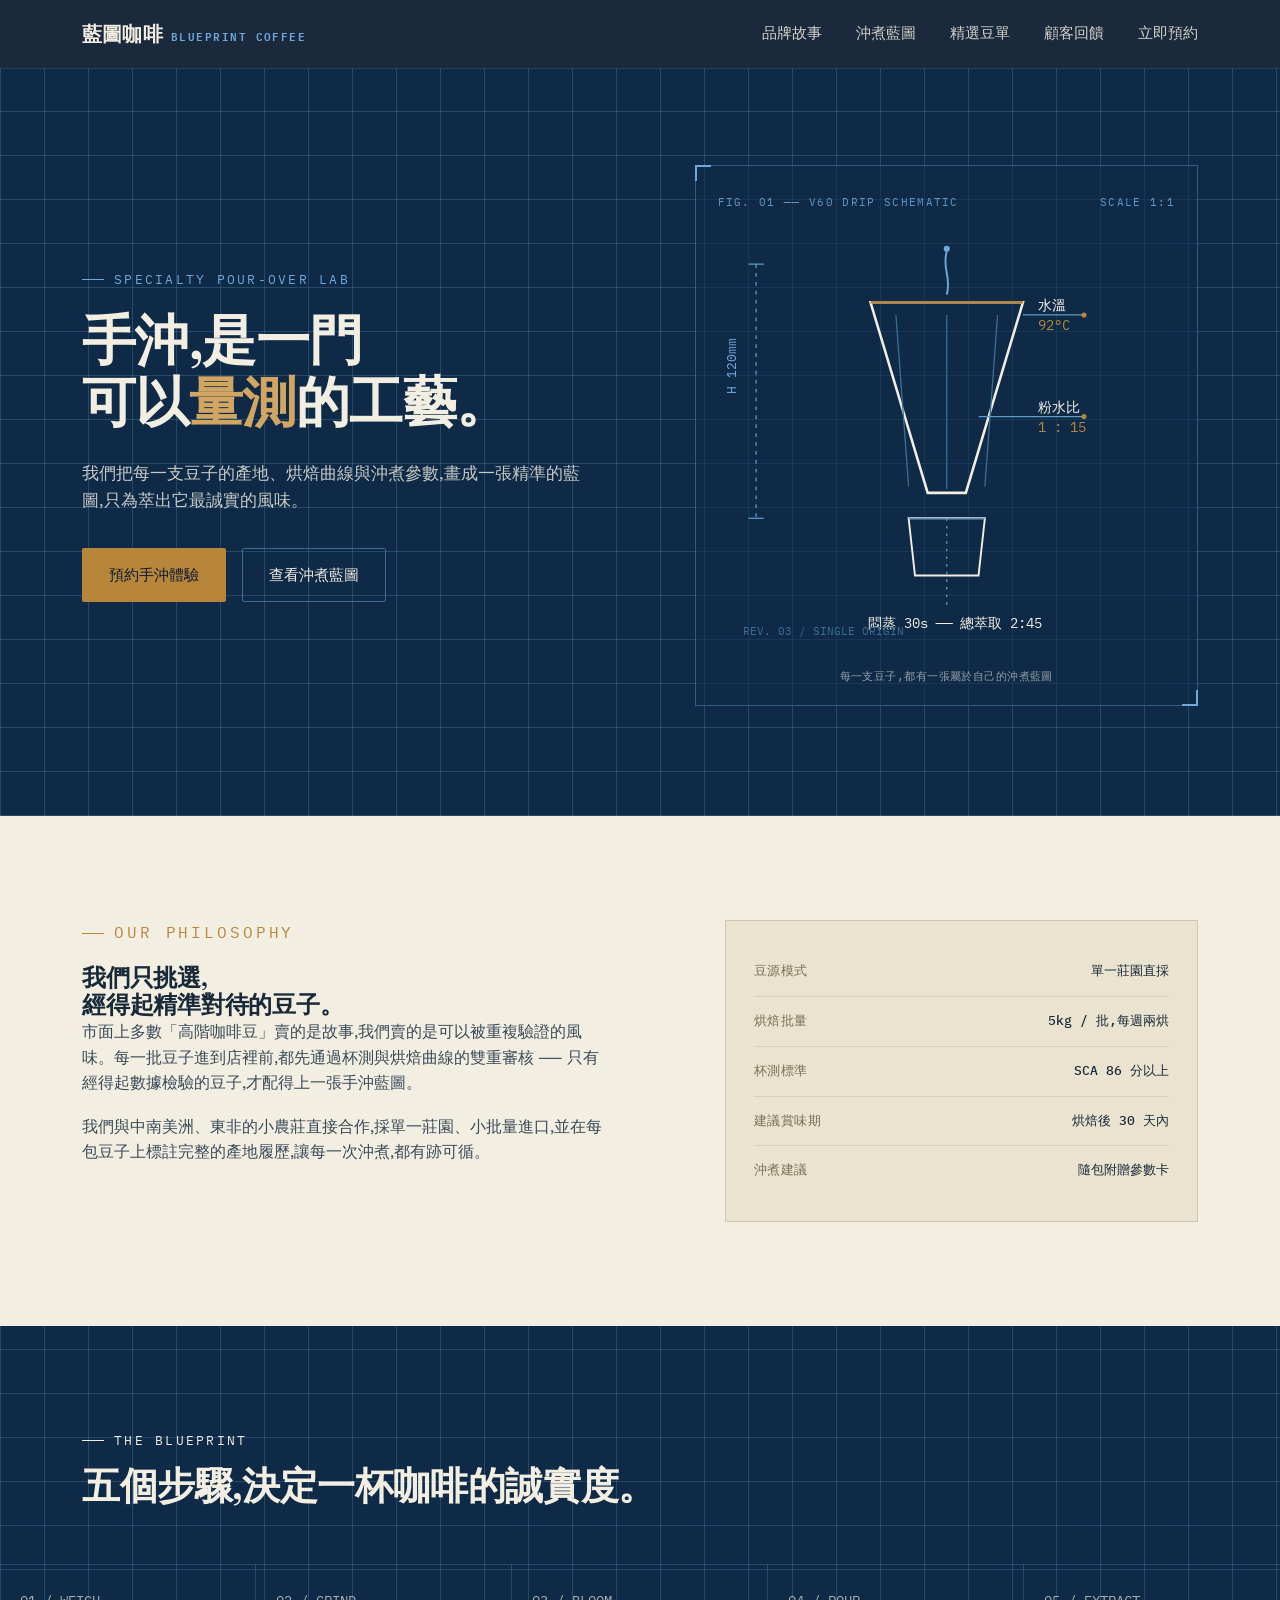
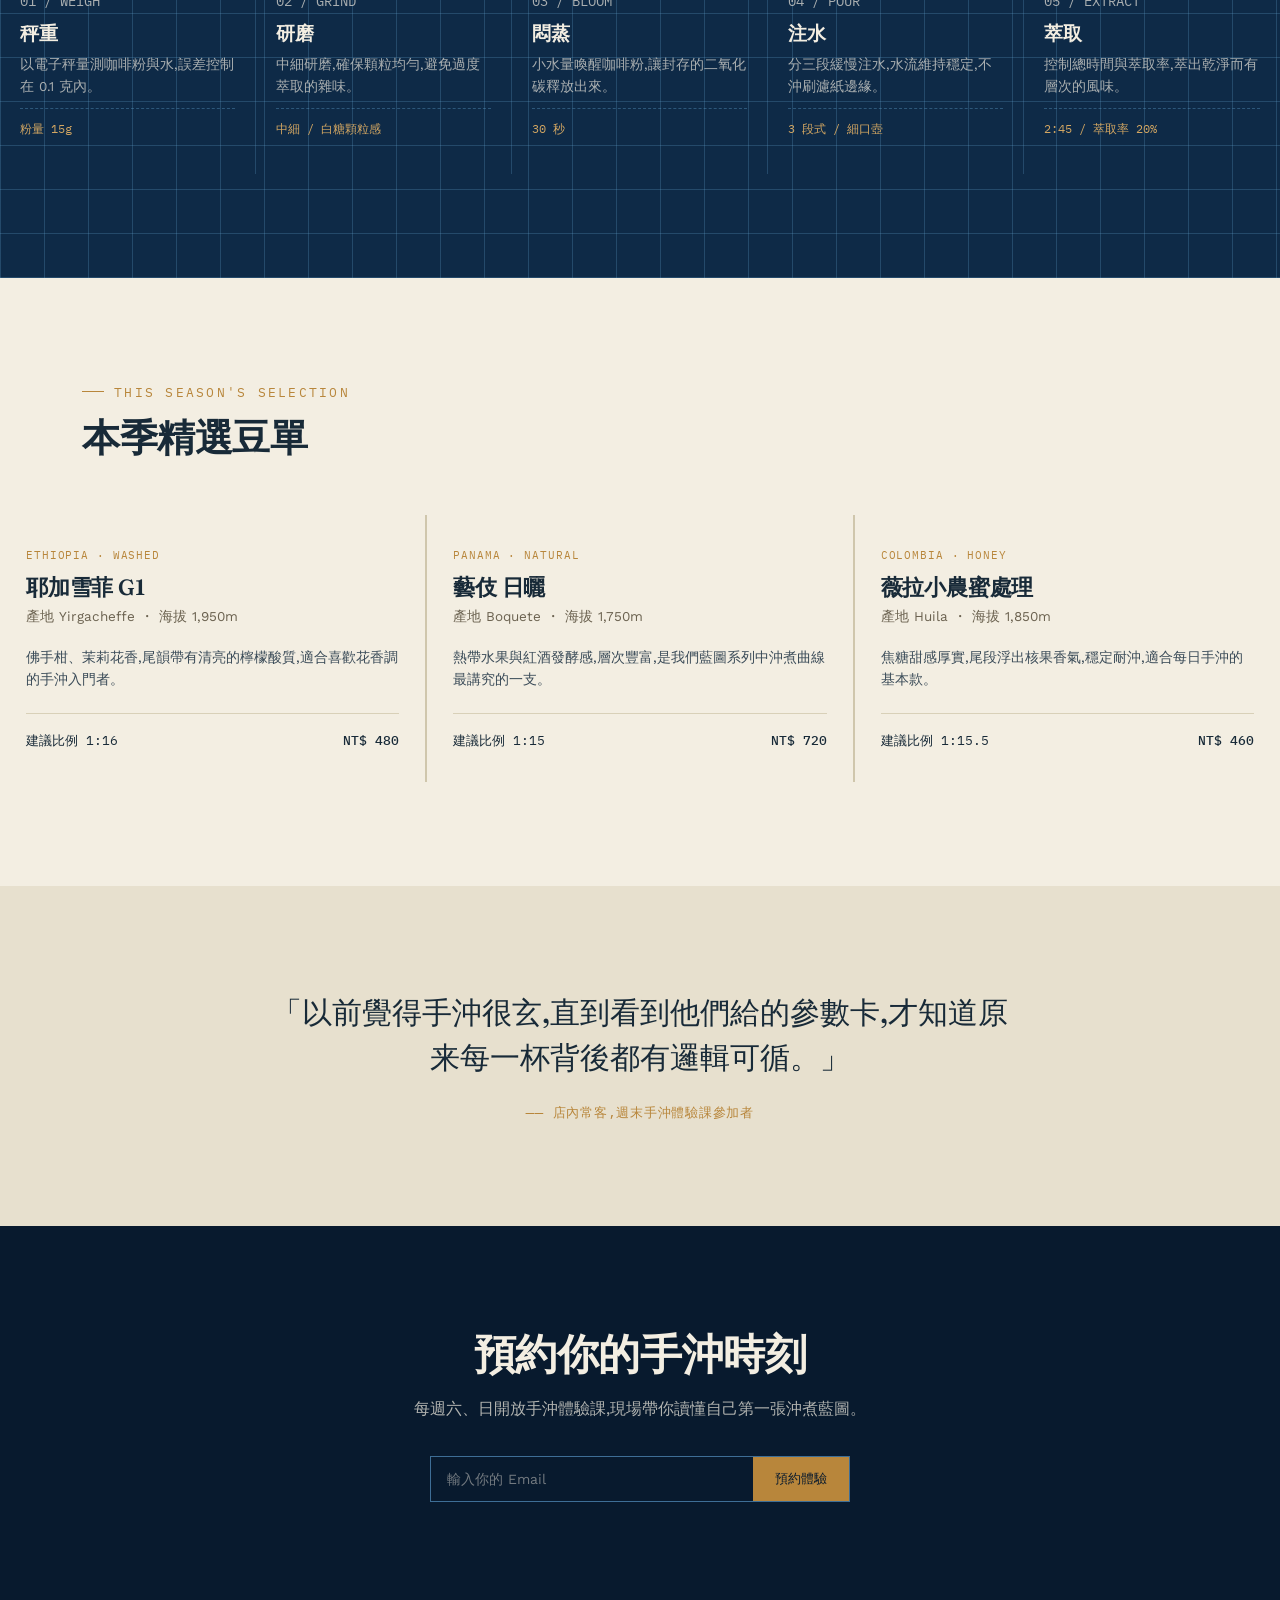
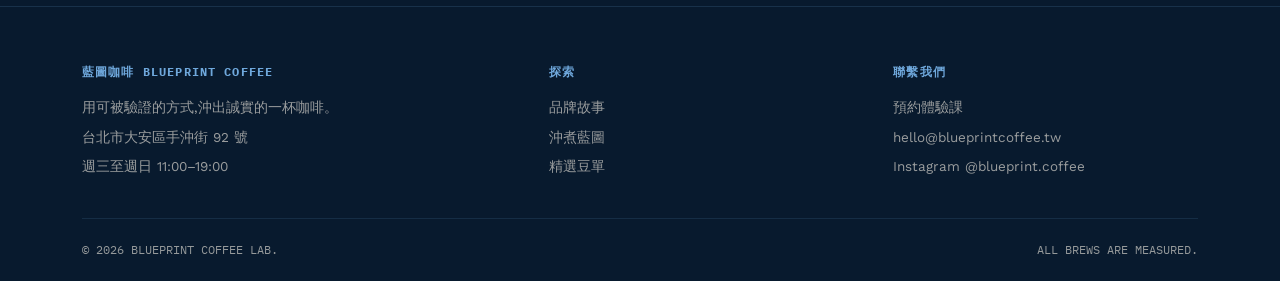
<file: docs/index.html>
<!DOCTYPE html>
<html lang="zh-Hant">
<head>
<meta charset="UTF-8">
<meta name="viewport" content="width=device-width, initial-scale=1.0">
<title>藍圖咖啡 Blueprint Coffee ── 精準手沖,誠實風味</title>
<link rel="preconnect" href="https://fonts.googleapis.com">
<link rel="preconnect" href="https://fonts.gstatic.com" crossorigin>
<link href="https://fonts.googleapis.com/css2?family=Fraunces:opsz,wght@9..144,400;9..144,500;9..144,600;9..144,700&family=Work+Sans:wght@300;400;500;600&family=IBM+Plex+Mono:wght@400;500&display=swap" rel="stylesheet">
<style>
  :root{
    --ink-black:#081A2E;
    --blueprint:#0E2A47;
    --blueprint-line:#3E6E96;
    --blueprint-line-soft:rgba(94,155,197,0.28);
    --paper:#F3EEE2;
    --paper-dim:#E7E0CE;
    --brass:#B8863B;
    --brass-light:#D2A662;
    --sky:#6FA8DC;
    --ink-on-paper:#182A38;
    --max-w:1180px;
  }

  *{margin:0;padding:0;box-sizing:border-box;}
  html{scroll-behavior:smooth;}
  body{
    font-family:'Work Sans', sans-serif;
    background:var(--paper);
    color:var(--ink-on-paper);
    line-height:1.6;
    -webkit-font-smoothing:antialiased;
  }
  a{color:inherit;text-decoration:none;}
  img,svg{display:block;max-width:100%;}
  .container{max-width:var(--max-w);margin:0 auto;padding:0 32px;}
  .eyebrow{
    font-family:'IBM Plex Mono', monospace;
    font-size:12.5px;
    letter-spacing:0.18em;
    text-transform:uppercase;
    display:flex;
    align-items:center;
    gap:10px;
  }
  .eyebrow::before{
    content:"";
    width:22px;height:1px;
    background:currentColor;
    display:inline-block;
  }
  h1,h2,h3{
    font-family:'Fraunces', serif;
    font-weight:600;
    line-height:1.15;
    letter-spacing:-0.01em;
  }
  .btn{
    display:inline-flex;
    align-items:center;
    gap:10px;
    padding:14px 26px;
    border-radius:2px;
    font-family:'Work Sans', sans-serif;
    font-size:15px;
    font-weight:500;
    border:1px solid transparent;
    cursor:pointer;
    transition:transform .25s ease, background .25s ease, border-color .25s ease, color .25s ease;
  }
  .btn:focus-visible{outline:2px solid var(--sky);outline-offset:3px;}
  .btn-primary{background:var(--brass);color:var(--ink-black);}
  .btn-primary:hover{background:var(--brass-light);transform:translateY(-1px);}
  .btn-ghost{border-color:var(--blueprint-line);color:var(--paper);}
  .btn-ghost:hover{border-color:var(--sky);color:var(--sky);}
  .btn-ghost.on-paper{border-color:var(--ink-on-paper);color:var(--ink-on-paper);}
  .btn-ghost.on-paper:hover{border-color:var(--brass);color:var(--brass);}

  /* ---------- NAV ---------- */
  header{
    position:sticky;top:0;z-index:50;
    background:rgba(8,26,46,0.92);
    backdrop-filter:blur(6px);
    border-bottom:1px solid rgba(94,155,197,0.2);
  }
  nav{
    max-width:var(--max-w);margin:0 auto;padding:18px 32px;
    display:flex;align-items:center;justify-content:space-between;
    color:var(--paper);
  }
  .logo{
    font-family:'Fraunces', serif;
    font-size:20px;font-weight:600;letter-spacing:0.01em;
    color:var(--paper);display:flex;align-items:baseline;gap:8px;
  }
  .logo span{
    font-family:'IBM Plex Mono', monospace;
    font-size:10.5px;letter-spacing:0.14em;color:var(--sky);
  }
  .nav-links{display:flex;gap:34px;font-size:14.5px;}
  .nav-links a{opacity:0.85;transition:opacity .2s;}
  .nav-links a:hover{opacity:1;color:var(--sky);}
  .nav-toggle{display:none;background:none;border:none;color:var(--paper);font-size:24px;cursor:pointer;}

  @media (max-width:860px){
    .nav-links{
      position:absolute;top:100%;left:0;right:0;
      background:var(--ink-black);
      flex-direction:column;gap:0;
      max-height:0;overflow:hidden;
      transition:max-height .3s ease;
    }
    .nav-links.open{max-height:320px;}
    .nav-links a{padding:16px 32px;border-top:1px solid rgba(94,155,197,0.15);}
    .nav-toggle{display:block;}
  }

  /* ---------- HERO ---------- */
  .hero{
    background:
      repeating-linear-gradient(0deg, var(--blueprint-line-soft) 0, var(--blueprint-line-soft) 1px, transparent 1px, transparent 44px),
      repeating-linear-gradient(90deg, var(--blueprint-line-soft) 0, var(--blueprint-line-soft) 1px, transparent 1px, transparent 44px),
      var(--blueprint);
    color:var(--paper);
    padding:96px 0 110px;
    position:relative;
    overflow:hidden;
  }
  .hero-grid{
    max-width:var(--max-w);margin:0 auto;padding:0 32px;
    display:grid;grid-template-columns:1.05fr 0.95fr;gap:56px;align-items:center;
  }
  .hero h1{font-size:clamp(34px,4.6vw,54px);margin:20px 0 26px;color:var(--paper);}
  .hero h1 em{font-style:normal;color:var(--brass-light);}
  .hero p.lede{font-size:17px;max-width:46ch;color:rgba(243,238,226,0.82);margin-bottom:34px;}
  .hero-cta{display:flex;gap:16px;flex-wrap:wrap;}
  .hero-eyebrow{color:var(--sky);margin-bottom:6px;}

  .blueprint-plate{
    position:relative;
    border:1px solid rgba(94,155,197,0.45);
    background:rgba(15,42,71,0.55);
    padding:28px 22px 20px;
  }
  .blueprint-plate::before,.blueprint-plate::after,
  .plate-corner-tl,.plate-corner-br{
    content:"";position:absolute;width:14px;height:14px;
    border-color:var(--sky);
  }
  .blueprint-plate::before{top:-1px;left:-1px;border-top:2px solid var(--sky);border-left:2px solid var(--sky);}
  .blueprint-plate::after{bottom:-1px;right:-1px;border-bottom:2px solid var(--sky);border-right:2px solid var(--sky);}
  .plate-label{
    font-family:'IBM Plex Mono', monospace;font-size:11px;letter-spacing:0.12em;
    color:var(--sky);display:flex;justify-content:space-between;margin-bottom:14px;opacity:0.85;
  }
  .plate-caption{
    font-family:'IBM Plex Mono', monospace;font-size:11px;color:rgba(243,238,226,0.6);
    text-align:center;margin-top:10px;letter-spacing:0.04em;
  }

  @media (max-width:900px){
    .hero-grid{grid-template-columns:1fr;}
    .hero{padding:64px 0 76px;}
  }

  /* ---------- SECTION SHARED ---------- */
  section{padding:104px 0;}
  .section-head{max-width:640px;margin-bottom:56px;}
  .section-head h2{font-size:clamp(26px,3.2vw,38px);margin-top:14px;}
  .on-dark{background:var(--ink-black);color:var(--paper);}
  .on-dark .eyebrow{color:var(--sky);}
  .on-paper .eyebrow{color:var(--brass);}

  /* ---------- ABOUT / SPEC SHEET ---------- */
  .about-grid{display:grid;grid-template-columns:1.1fr 0.9fr;gap:64px;align-items:start;}
  .about-grid p{font-size:16px;color:#3a4b58;max-width:52ch;margin-bottom:18px;}
  .spec-sheet{border:1px solid #cfc6ac;background:#EAE3D0;padding:26px 28px;}
  .spec-row{
    display:flex;justify-content:space-between;gap:20px;
    padding:14px 0;border-bottom:1px solid #d8d0b8;
    font-family:'IBM Plex Mono', monospace;font-size:13px;
  }
  .spec-row:last-child{border-bottom:none;}
  .spec-row dt{color:#7a6f52;letter-spacing:0.04em;}
  .spec-row dd{font-weight:500;color:var(--ink-on-paper);text-align:right;}

  @media (max-width:860px){ .about-grid{grid-template-columns:1fr;} }

  /* ---------- PROCESS BLUEPRINT ---------- */
  .process{
    background:
      repeating-linear-gradient(0deg, var(--blueprint-line-soft) 0, var(--blueprint-line-soft) 1px, transparent 1px, transparent 44px),
      repeating-linear-gradient(90deg, var(--blueprint-line-soft) 0, var(--blueprint-line-soft) 1px, transparent 1px, transparent 44px),
      var(--blueprint);
    color:var(--paper);
  }
  .steps{
    display:grid;grid-template-columns:repeat(5,1fr);gap:0;
    border-top:1px solid var(--blueprint-line-soft);
  }
  .step{
    padding:26px 20px;border-right:1px solid var(--blueprint-line-soft);position:relative;
  }
  .step:last-child{border-right:none;}
  .step-index{font-family:'IBM Plex Mono', monospace;font-size:12px;color:var(--sky);margin-bottom:14px;}
  .step h3{font-size:19px;color:var(--paper);margin-bottom:10px;font-weight:600;}
  .step p{font-size:13.5px;color:rgba(243,238,226,0.68);margin-bottom:10px;}
  .step .metric{
    font-family:'IBM Plex Mono', monospace;font-size:12px;color:var(--brass-light);
    border-top:1px dashed rgba(94,155,197,0.4);padding-top:10px;
  }
  @media (max-width:960px){
    .steps{grid-template-columns:1fr 1fr;}
    .step{border-right:1px solid var(--blueprint-line-soft);border-bottom:1px solid var(--blueprint-line-soft);}
    .step:nth-child(2n){border-right:none;}
  }
  @media (max-width:560px){
    .steps{grid-template-columns:1fr;}
    .step{border-right:none;}
  }

  /* ---------- BEANS ---------- */
  .bean-grid{display:grid;grid-template-columns:repeat(3,1fr);gap:2px;background:#cfc6ac;}
  .bean-card{
    background:var(--paper);padding:32px 26px;position:relative;
    display:flex;flex-direction:column;height:100%;
  }
  .bean-tag{
    font-family:'IBM Plex Mono', monospace;font-size:11px;color:var(--brass);
    letter-spacing:0.08em;margin-bottom:10px;
  }
  .bean-card h3{font-size:22px;margin-bottom:6px;}
  .bean-origin{font-size:13.5px;color:#6b6250;margin-bottom:18px;}
  .bean-notes{font-size:14px;color:#3a4b58;margin-bottom:22px;flex-grow:1;}
  .bean-meta{
    display:flex;justify-content:space-between;align-items:center;
    border-top:1px solid #d8d0b8;padding-top:16px;
    font-family:'IBM Plex Mono', monospace;font-size:12.5px;
  }
  .bean-price{color:var(--ink-on-paper);font-weight:500;}
  @media (max-width:900px){ .bean-grid{grid-template-columns:1fr 1fr;} }
  @media (max-width:600px){ .bean-grid{grid-template-columns:1fr;} }

  /* ---------- QUOTE ---------- */
  .quote-section{background:var(--paper-dim);}
  .quote-wrap{max-width:760px;margin:0 auto;text-align:center;}
  blockquote{
    font-family:'Fraunces', serif;font-size:clamp(22px,2.6vw,30px);
    font-weight:500;line-height:1.5;color:var(--ink-on-paper);margin-bottom:22px;
  }
  .quote-attr{font-family:'IBM Plex Mono', monospace;font-size:12.5px;color:var(--brass);letter-spacing:0.06em;}

  /* ---------- CTA / FOOTER ---------- */
  .cta-section{background:var(--ink-black);color:var(--paper);text-align:center;}
  .cta-section h2{font-size:clamp(28px,3.6vw,42px);margin-bottom:18px;}
  .cta-section p{color:rgba(243,238,226,0.72);max-width:48ch;margin:0 auto 34px;}
  .cta-form{
    display:flex;max-width:420px;margin:0 auto;gap:0;border:1px solid var(--blueprint-line);
  }
  .cta-form input{
    flex:1;background:transparent;border:none;padding:14px 16px;
    color:var(--paper);font-family:'Work Sans', sans-serif;font-size:14px;
  }
  .cta-form input::placeholder{color:rgba(243,238,226,0.45);}
  .cta-form input:focus{outline:none;}
  .cta-form button{
    background:var(--brass);color:var(--ink-black);border:none;
    padding:0 22px;font-weight:500;cursor:pointer;font-family:'Work Sans', sans-serif;
    transition:background .2s;
  }
  .cta-form button:hover{background:var(--brass-light);}

  footer{background:var(--ink-black);border-top:1px solid rgba(94,155,197,0.18);color:rgba(243,238,226,0.6);}
  .footer-grid{
    display:grid;grid-template-columns:1.4fr 1fr 1fr;gap:40px;padding:56px 0 32px;
    font-size:13.5px;
  }
  .footer-grid h4{
    font-family:'IBM Plex Mono', monospace;font-size:11.5px;letter-spacing:0.1em;
    color:var(--sky);margin-bottom:16px;text-transform:uppercase;
  }
  .footer-grid p, .footer-grid a{display:block;margin-bottom:8px;color:rgba(243,238,226,0.62);}
  .footer-grid a:hover{color:var(--paper);}
  .footer-bottom{
    border-top:1px solid rgba(94,155,197,0.15);padding:22px 0;
    font-family:'IBM Plex Mono', monospace;font-size:11.5px;
    display:flex;justify-content:space-between;flex-wrap:wrap;gap:10px;
  }
  @media (max-width:700px){ .footer-grid{grid-template-columns:1fr;} }

  /* ---------- REVEAL ---------- */
  .reveal{opacity:0;transform:translateY(18px);transition:opacity .7s ease, transform .7s ease;}
  .reveal.in{opacity:1;transform:translateY(0);}
  @media (prefers-reduced-motion: reduce){
    .reveal{opacity:1;transform:none;transition:none;}
    html{scroll-behavior:auto;}
  }
</style>
</head>
<body>

<header>
  <nav>
    <a href="#top" class="logo">藍圖咖啡<span>BLUEPRINT COFFEE</span></a>
    <button class="nav-toggle" id="navToggle" aria-label="開啟選單" aria-expanded="false">☰</button>
    <div class="nav-links" id="navLinks">
      <a href="#about">品牌故事</a>
      <a href="#process">沖煮藍圖</a>
      <a href="#beans">精選豆單</a>
      <a href="#quote">顧客回饋</a>
      <a href="#cta">立即預約</a>
    </div>
  </nav>
</header>

<section class="hero" id="top">
  <div class="hero-grid">
    <div>
      <p class="eyebrow hero-eyebrow">SPECIALTY POUR-OVER LAB</p>
      <h1>手沖,是一門<br>可以<em>量測</em>的工藝。</h1>
      <p class="lede">我們把每一支豆子的產地、烘焙曲線與沖煮參數,畫成一張精準的藍圖,只為萃出它最誠實的風味。</p>
      <div class="hero-cta">
        <a href="#cta" class="btn btn-primary">預約手沖體驗</a>
        <a href="#process" class="btn btn-ghost">查看沖煮藍圖</a>
      </div>
    </div>

    <div class="blueprint-plate reveal">
      <div class="plate-label"><span>FIG. 01 ── V60 DRIP SCHEMATIC</span><span>SCALE 1:1</span></div>
      <svg viewBox="0 0 360 340" xmlns="http://www.w3.org/2000/svg" role="img" aria-label="V60 手沖濾杯示意圖,標註水溫、粉水比、悶蒸與總萃取時間">
        <!-- dimension lines -->
        <line x1="30" y1="30" x2="30" y2="230" stroke="#5E9BC5" stroke-width="1" stroke-dasharray="3 4"/>
        <line x1="24" y1="30" x2="36" y2="30" stroke="#5E9BC5" stroke-width="1"/>
        <line x1="24" y1="230" x2="36" y2="230" stroke="#5E9BC5" stroke-width="1"/>
        <text x="14" y="132" fill="#6FA8DC" font-size="10" font-family="IBM Plex Mono, monospace" transform="rotate(-90 14 132)">H 120mm</text>

        <!-- dripper cone -->
        <path d="M120 60 L240 60 L195 210 L165 210 Z" fill="none" stroke="#F3EEE2" stroke-width="2"/>
        <path d="M120 60 L240 60" stroke="#B8863B" stroke-width="2"/>
        <!-- ribs -->
        <line x1="140" y1="70" x2="150" y2="205" stroke="#3E6E96" stroke-width="1"/>
        <line x1="180" y1="70" x2="180" y2="207" stroke="#3E6E96" stroke-width="1"/>
        <line x1="220" y1="70" x2="210" y2="205" stroke="#3E6E96" stroke-width="1"/>

        <!-- server -->
        <path d="M150 230 L210 230 L205 275 L155 275 Z" fill="none" stroke="#F3EEE2" stroke-width="1.5"/>
        <line x1="150" y1="230" x2="210" y2="230" stroke="#5E9BC5" stroke-width="1"/>

        <!-- pour line + droplets -->
        <path d="M180 20 C176 34, 184 40, 180 54" stroke="#6FA8DC" stroke-width="1.5" fill="none"/>
        <circle cx="180" cy="18" r="2.4" fill="#6FA8DC"/>

        <!-- annotation callouts -->
        <line x1="240" y1="70" x2="288" y2="70" stroke="#5E9BC5" stroke-width="1"/>
        <circle cx="288" cy="70" r="2" fill="#B8863B"/>
        <text x="252" y="66" fill="#F3EEE2" font-size="11" font-family="IBM Plex Mono, monospace">水溫</text>
        <text x="252" y="82" fill="#B8863B" font-size="11" font-family="IBM Plex Mono, monospace">92°C</text>

        <line x1="205" y1="150" x2="288" y2="150" stroke="#5E9BC5" stroke-width="1"/>
        <circle cx="288" cy="150" r="2" fill="#B8863B"/>
        <text x="252" y="146" fill="#F3EEE2" font-size="11" font-family="IBM Plex Mono, monospace">粉水比</text>
        <text x="252" y="162" fill="#B8863B" font-size="11" font-family="IBM Plex Mono, monospace">1 : 15</text>

        <line x1="180" y1="230" x2="180" y2="300" stroke="#5E9BC5" stroke-width="1" stroke-dasharray="2 4"/>
        <text x="118" y="316" fill="#F3EEE2" font-size="11" font-family="IBM Plex Mono, monospace">悶蒸 30s ── 總萃取 2:45</text>

        <!-- corner tick -->
        <text x="20" y="322" fill="#3E6E96" font-size="9" font-family="IBM Plex Mono, monospace">REV. 03 / SINGLE ORIGIN</text>
      </svg>
      <p class="plate-caption">每一支豆子,都有一張屬於自己的沖煮藍圖</p>
    </div>
  </div>
</section>

<section class="on-paper" id="about">
  <div class="container">
    <div class="about-grid">
      <div class="reveal">
        <p class="eyebrow">OUR PHILOSOPHY</p>
        <h2>我們只挑選,<br>經得起精準對待的豆子。</h2>
        <p>市面上多數「高階咖啡豆」賣的是故事,我們賣的是可以被重複驗證的風味。每一批豆子進到店裡前,都先通過杯測與烘焙曲線的雙重審核 ── 只有經得起數據檢驗的豆子,才配得上一張手沖藍圖。</p>
        <p>我們與中南美洲、東非的小農莊直接合作,採單一莊園、小批量進口,並在每包豆子上標註完整的產地履歷,讓每一次沖煮,都有跡可循。</p>
      </div>
      <dl class="spec-sheet reveal">
        <div class="spec-row"><dt>豆源模式</dt><dd>單一莊園直採</dd></div>
        <div class="spec-row"><dt>烘焙批量</dt><dd>5kg / 批,每週兩烘</dd></div>
        <div class="spec-row"><dt>杯測標準</dt><dd>SCA 86 分以上</dd></div>
        <div class="spec-row"><dt>建議賞味期</dt><dd>烘焙後 30 天內</dd></div>
        <div class="spec-row"><dt>沖煮建議</dt><dd>隨包附贈參數卡</dd></div>
      </dl>
    </div>
  </div>
</section>

<section class="process" id="process">
  <div class="container">
    <div class="section-head reveal">
      <p class="eyebrow">THE BLUEPRINT</p>
      <h2>五個步驟,決定一杯咖啡的誠實度。</h2>
    </div>
  </div>
  <div class="steps reveal">
    <div class="step">
      <p class="step-index">01 / WEIGH</p>
      <h3>秤重</h3>
      <p>以電子秤量測咖啡粉與水,誤差控制在 0.1 克內。</p>
      <p class="metric">粉量 15g</p>
    </div>
    <div class="step">
      <p class="step-index">02 / GRIND</p>
      <h3>研磨</h3>
      <p>中細研磨,確保顆粒均勻,避免過度萃取的雜味。</p>
      <p class="metric">中細 / 白糖顆粒感</p>
    </div>
    <div class="step">
      <p class="step-index">03 / BLOOM</p>
      <h3>悶蒸</h3>
      <p>小水量喚醒咖啡粉,讓封存的二氧化碳釋放出來。</p>
      <p class="metric">30 秒</p>
    </div>
    <div class="step">
      <p class="step-index">04 / POUR</p>
      <h3>注水</h3>
      <p>分三段緩慢注水,水流維持穩定,不沖刷濾紙邊緣。</p>
      <p class="metric">3 段式 / 細口壺</p>
    </div>
    <div class="step">
      <p class="step-index">05 / EXTRACT</p>
      <h3>萃取</h3>
      <p>控制總時間與萃取率,萃出乾淨而有層次的風味。</p>
      <p class="metric">2:45 / 萃取率 20%</p>
    </div>
  </div>
</section>

<section class="on-paper" id="beans">
  <div class="container">
    <div class="section-head reveal">
      <p class="eyebrow">THIS SEASON'S SELECTION</p>
      <h2>本季精選豆單</h2>
    </div>
  </div>
  <div class="bean-grid reveal">
    <div class="bean-card">
      <p class="bean-tag">ETHIOPIA · WASHED</p>
      <h3>耶加雪菲 G1</h3>
      <p class="bean-origin">產地 Yirgacheffe ・ 海拔 1,950m</p>
      <p class="bean-notes">佛手柑、茉莉花香,尾韻帶有清亮的檸檬酸質,適合喜歡花香調的手沖入門者。</p>
      <div class="bean-meta"><span>建議比例 1:16</span><span class="bean-price">NT$ 480</span></div>
    </div>
    <div class="bean-card">
      <p class="bean-tag">PANAMA · NATURAL</p>
      <h3>藝伎 日曬</h3>
      <p class="bean-origin">產地 Boquete ・ 海拔 1,750m</p>
      <p class="bean-notes">熱帶水果與紅酒發酵感,層次豐富,是我們藍圖系列中沖煮曲線最講究的一支。</p>
      <div class="bean-meta"><span>建議比例 1:15</span><span class="bean-price">NT$ 720</span></div>
    </div>
    <div class="bean-card">
      <p class="bean-tag">COLOMBIA · HONEY</p>
      <h3>薇拉小農蜜處理</h3>
      <p class="bean-origin">產地 Huila ・ 海拔 1,850m</p>
      <p class="bean-notes">焦糖甜感厚實,尾段浮出核果香氣,穩定耐沖,適合每日手沖的基本款。</p>
      <div class="bean-meta"><span>建議比例 1:15.5</span><span class="bean-price">NT$ 460</span></div>
    </div>
  </div>
</section>

<section class="quote-section" id="quote">
  <div class="container">
    <div class="quote-wrap reveal">
      <blockquote>「以前覺得手沖很玄,直到看到他們給的參數卡,才知道原来每一杯背後都有邏輯可循。」</blockquote>
      <p class="quote-attr">── 店內常客,週末手沖體驗課參加者</p>
    </div>
  </div>
</section>

<section class="cta-section" id="cta">
  <div class="container">
    <h2 class="reveal">預約你的手沖時刻</h2>
    <p class="reveal">每週六、日開放手沖體驗課,現場帶你讀懂自己第一張沖煮藍圖。</p>
    <form class="cta-form reveal" onsubmit="event.preventDefault(); this.querySelector('button').textContent='已收到,我們會盡快聯繫';">
      <input type="email" placeholder="輸入你的 Email" required aria-label="Email">
      <button type="submit">預約體驗</button>
    </form>
  </div>
</section>

<footer>
  <div class="container">
    <div class="footer-grid">
      <div>
        <h4>藍圖咖啡 BLUEPRINT COFFEE</h4>
        <p>用可被驗證的方式,沖出誠實的一杯咖啡。</p>
        <p>台北市大安區手沖街 92 號</p>
        <p>週三至週日 11:00–19:00</p>
      </div>
      <div>
        <h4>探索</h4>
        <a href="#about">品牌故事</a>
        <a href="#process">沖煮藍圖</a>
        <a href="#beans">精選豆單</a>
      </div>
      <div>
        <h4>聯繫我們</h4>
        <a href="#cta">預約體驗課</a>
        <a href="mailto:hello@blueprintcoffee.tw">hello@blueprintcoffee.tw</a>
        <a href="#top">Instagram @blueprint.coffee</a>
      </div>
    </div>
    <div class="footer-bottom">
      <span>© 2026 BLUEPRINT COFFEE LAB.</span>
      <span>ALL BREWS ARE MEASURED.</span>
    </div>
  </div>
</footer>

<script>
  // mobile nav toggle
  const navToggle = document.getElementById('navToggle');
  const navLinks = document.getElementById('navLinks');
  navToggle.addEventListener('click', () => {
    const isOpen = navLinks.classList.toggle('open');
    navToggle.setAttribute('aria-expanded', isOpen);
  });
  navLinks.querySelectorAll('a').forEach(a => a.addEventListener('click', () => {
    navLinks.classList.remove('open');
    navToggle.setAttribute('aria-expanded', 'false');
  }));

  // scroll reveal
  const prefersReduced = window.matchMedia('(prefers-reduced-motion: reduce)').matches;
  if (!prefersReduced && 'IntersectionObserver' in window) {
    const io = new IntersectionObserver((entries) => {
      entries.forEach(entry => {
        if (entry.isIntersecting) {
          entry.target.classList.add('in');
          io.unobserve(entry.target);
        }
      });
    }, { threshold: 0.15 });
    document.querySelectorAll('.reveal').forEach(el => io.observe(el));
  } else {
    document.querySelectorAll('.reveal').forEach(el => el.classList.add('in'));
  }
</script>

</body>
</html>
</file>
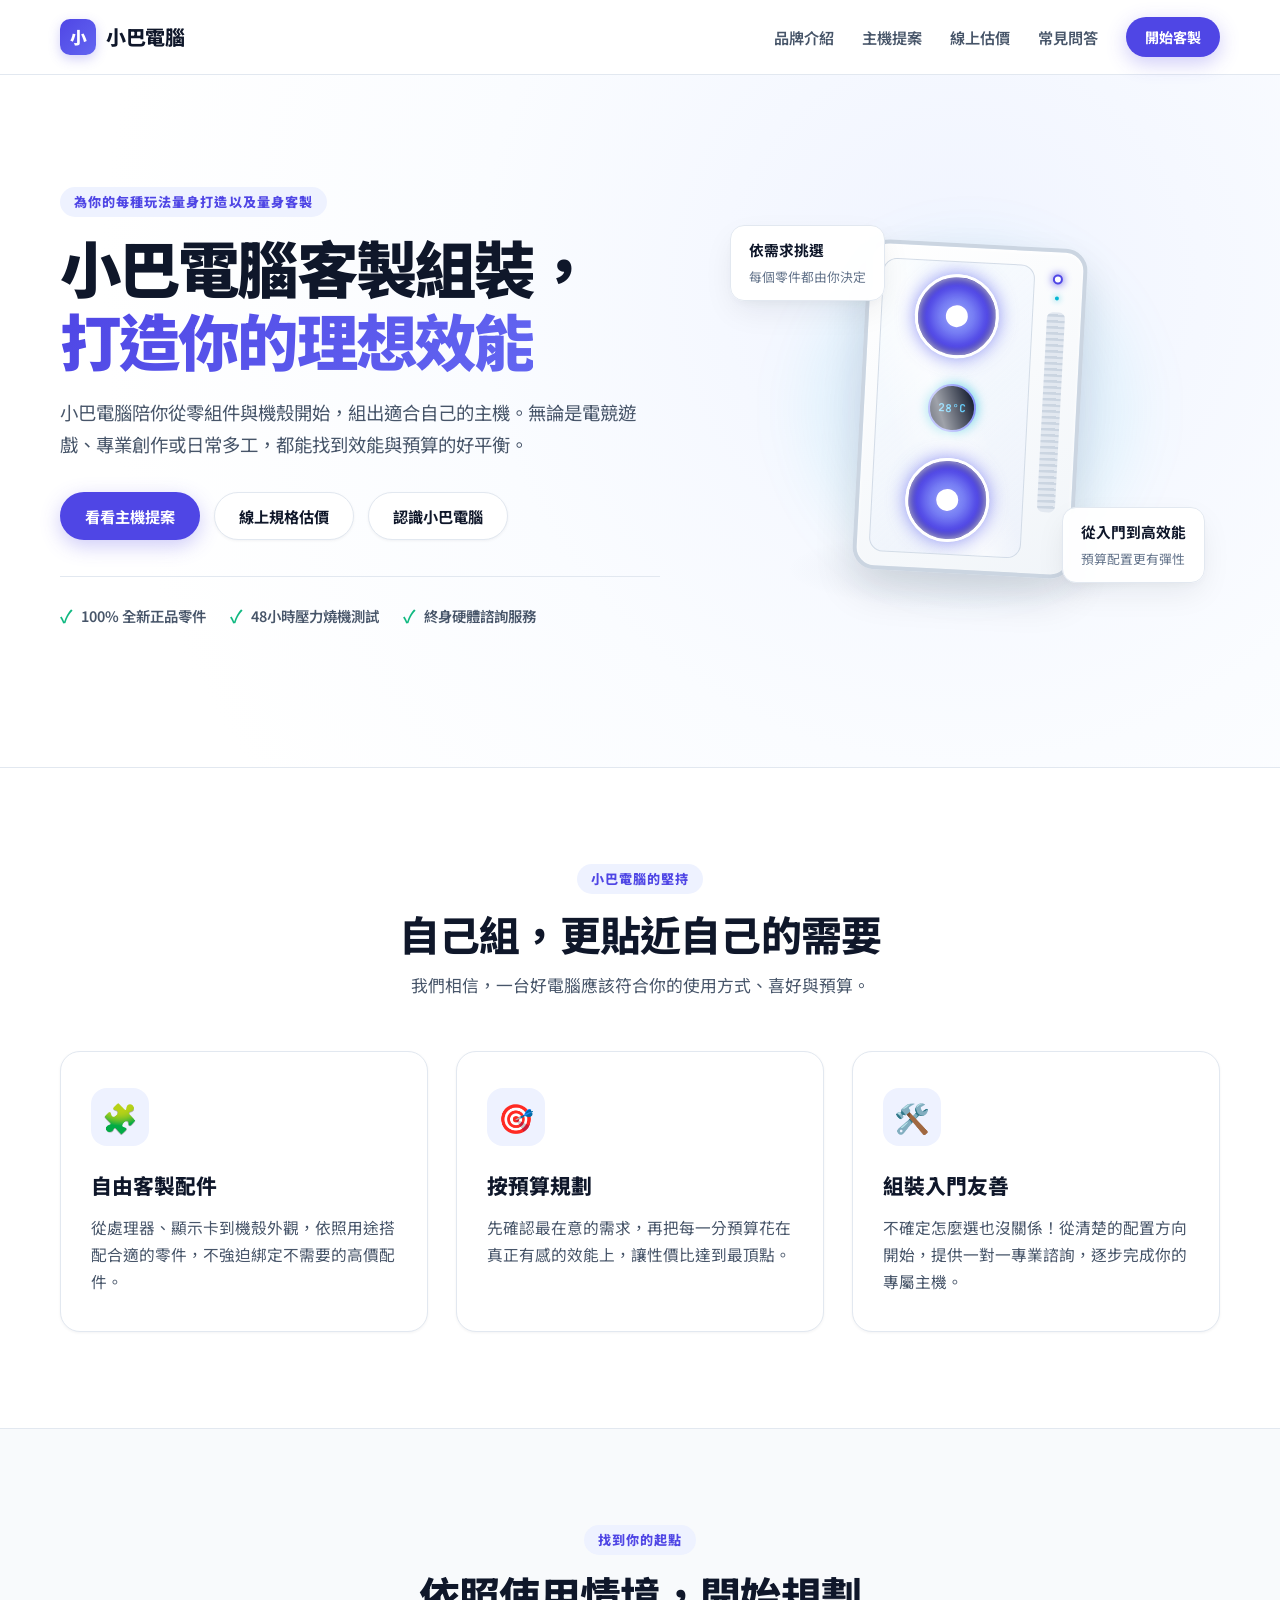
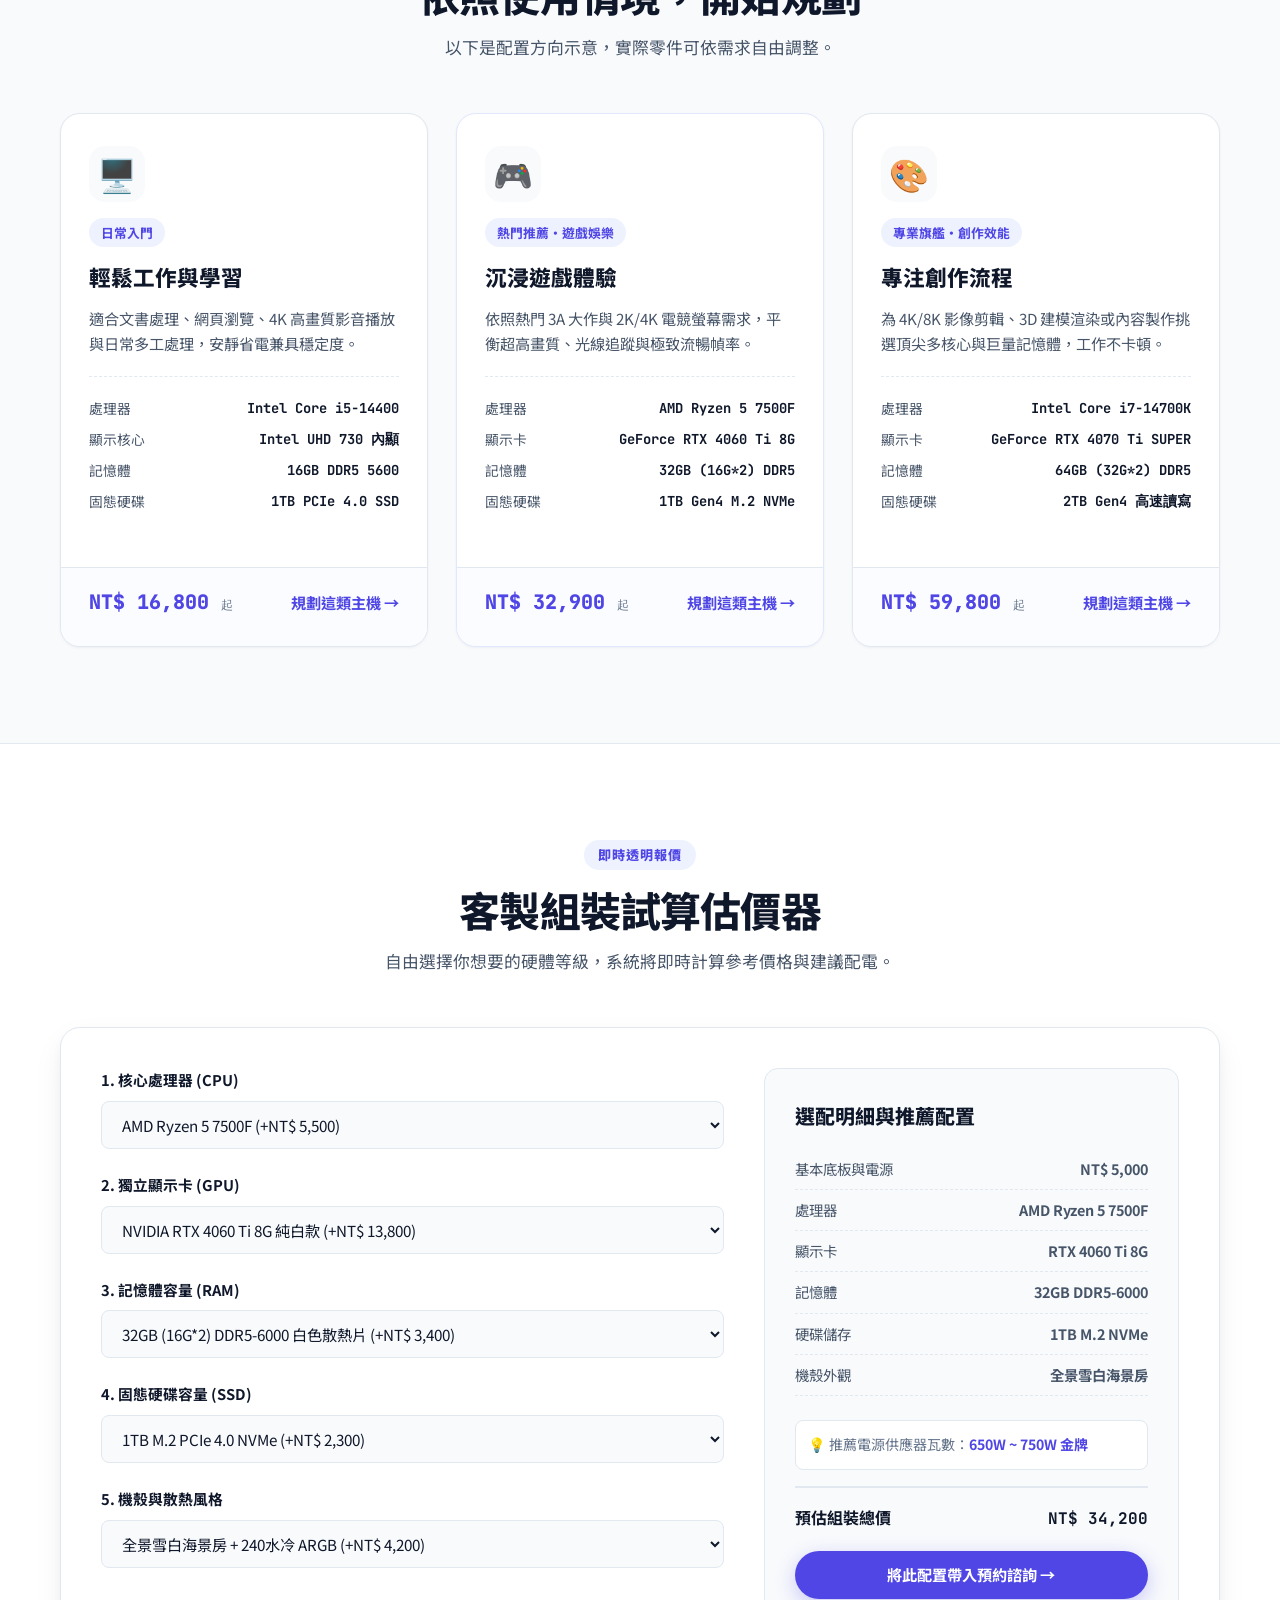
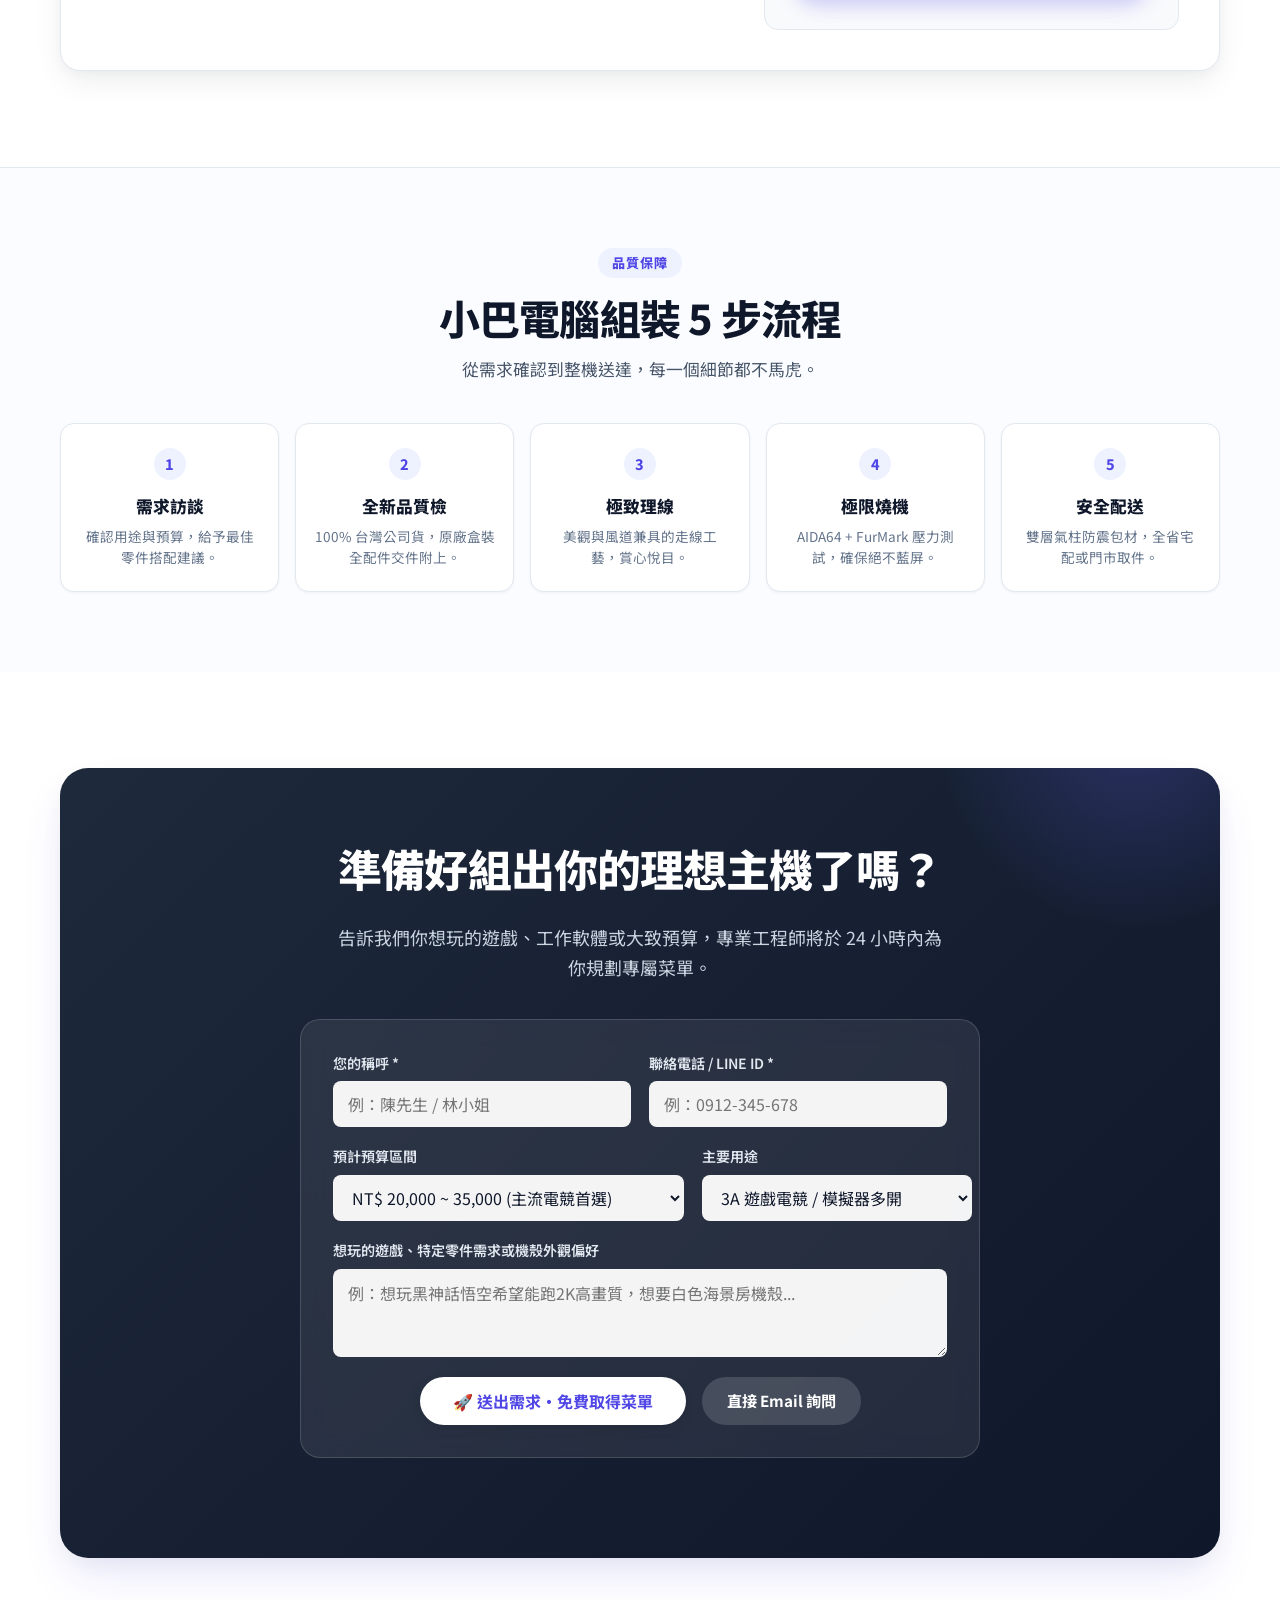
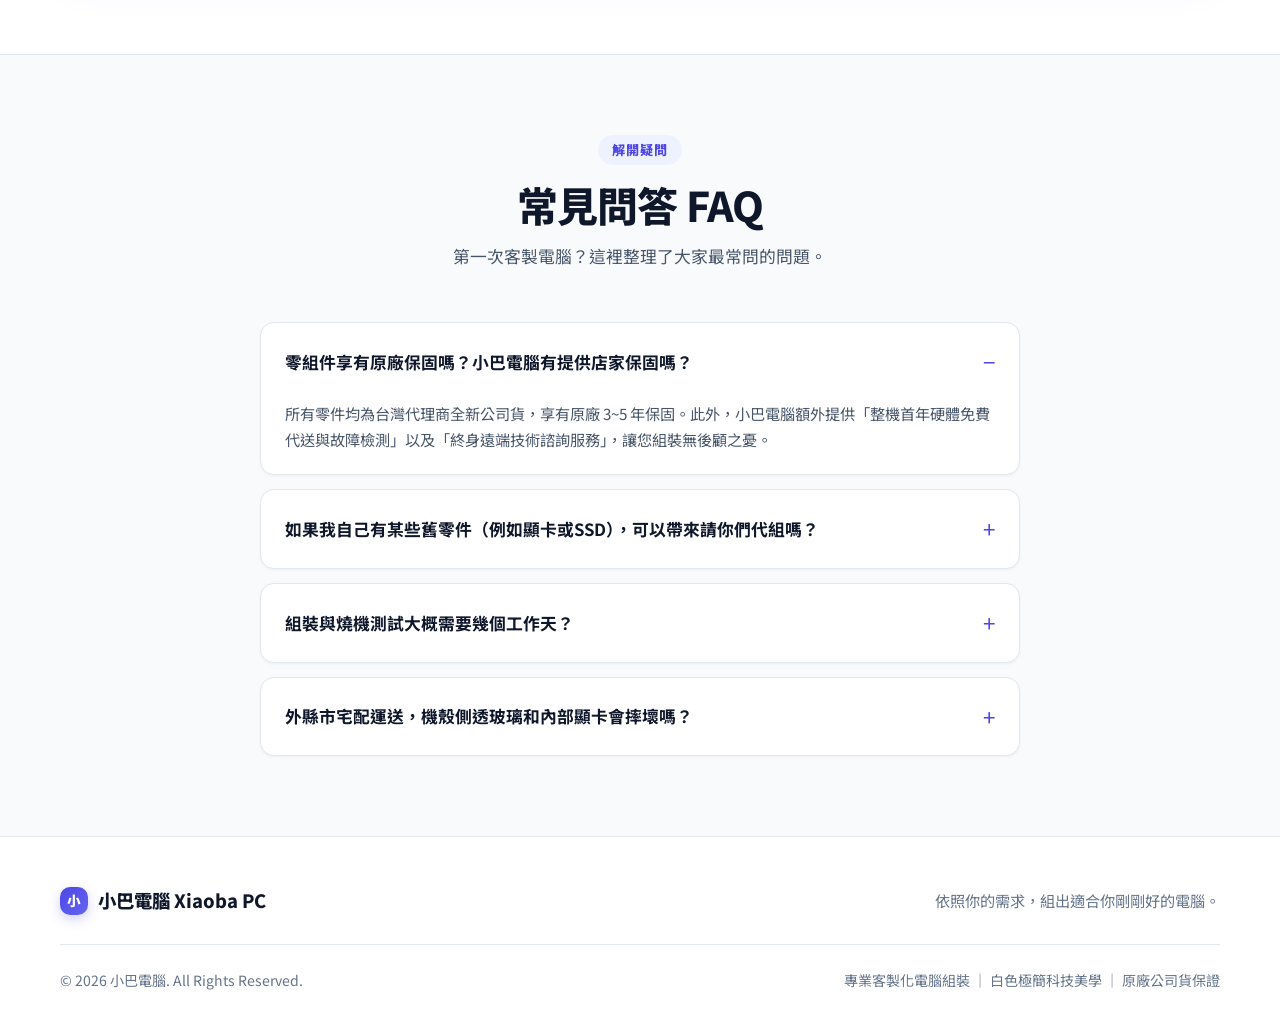
<file: onepage/index.html>
﻿<!DOCTYPE html>
<html lang="zh-Hant">
<head>
  <meta charset="UTF-8">
  <meta name="viewport" content="width=device-width, initial-scale=1.0">
  <meta name="description" content="小巴電腦提供客製化電腦，陪你組出理想效能與風格。專為電腦組裝者打造，自由選配、透明報價、專業燒機測試。">
  <title>小巴電腦客製組裝</title>
  <link rel="preconnect" href="https://fonts.googleapis.com">
  <link rel="preconnect" href="https://fonts.gstatic.com" crossorigin>
  <link href="https://fonts.googleapis.com/css2?family=Noto+Sans+TC:wght@400;500;600;700;800;900&family=JetBrains+Mono:wght@500;700&display=swap" rel="stylesheet">
  <style>
    /* ==========================================================================
       CSS 變數系統 - 以「白色」為核心之現代極簡科技美學
       ========================================================================== */
    :root {
      /* 白色系與背景色階 */
      --bg-body: #ffffff;
      --bg-surface: #ffffff;
      --bg-subtle: #f8fafc;
      --bg-card: #ffffff;
      --bg-panel: #f1f5f9;
      --bg-hero: radial-gradient(circle at 75% 30%, #f0f4ff 0%, #fafcff 45%, #ffffff 80%);
      
      /* 文字色階 (高對比確保閱讀舒適度) */
      --text-main: #0f172a;
      --text-sub: #475569;
      --text-muted: #64748b;
      --text-light: #94a3b8;
      --text-white: #ffffff;

      /* 品牌核心與裝飾點綴 (沉穩藍紫科技色) */
      --brand-primary: #4f46e5;
      --brand-primary-hover: #4338ca;
      --brand-light: #eef2ff;
      --brand-border: #e0e7ff;
      --brand-accent: #06b6d4;

      /* 邊框與分割線 */
      --border-color: #e2e8f0;
      --border-light: #f1f5f9;
      --border-focus: #818cf8;

      /* 精緻陰影系統 */
      --shadow-sm: 0 1px 3px rgba(15, 23, 42, 0.05);
      --shadow-md: 0 4px 16px -2px rgba(15, 23, 42, 0.06), 0 2px 6px -1px rgba(15, 23, 42, 0.03);
      --shadow-lg: 0 12px 32px -4px rgba(15, 23, 42, 0.08), 0 4px 12px -2px rgba(15, 23, 42, 0.04);
      --shadow-xl: 0 24px 48px -8px rgba(79, 70, 229, 0.12), 0 8px 24px -4px rgba(15, 23, 42, 0.06);

      /* 版面與圓角 */
      --max-width: 1160px;
      --radius-sm: 8px;
      --radius-md: 14px;
      --radius-lg: 20px;
      --radius-full: 9999px;
      --font-base: "Noto Sans TC", -apple-system, BlinkMacSystemFont, "Segoe UI", Roboto, "Helvetica Neue", Arial, sans-serif;
      --font-mono: "JetBrains Mono", monospace;
    }

    /* ==========================================================================
       基礎重置與排版
       ========================================================================== */
    *, *::before, *::after {
      box-sizing: border-box;
      margin: 0;
      padding: 0;
    }

    html {
      scroll-behavior: smooth;
      scroll-padding-top: 80px;
    }

    body {
      background-color: var(--bg-body);
      color: var(--text-main);
      font-family: var(--font-base);
      line-height: 1.68;
      -webkit-font-smoothing: antialiased;
      -moz-osx-font-smoothing: grayscale;
    }

    a {
      color: inherit;
      text-decoration: none;
      transition: color 0.2s ease;
    }

    button, input, select, textarea {
      font: inherit;
    }

    img {
      max-width: 100%;
      height: auto;
      display: block;
    }

    .container {
      width: min(var(--max-width), calc(100% - 40px));
      margin-inline: auto;
    }

    /* ==========================================================================
       按鈕與通用元件
       ========================================================================== */
    .btn {
      display: inline-flex;
      align-items: center;
      justify-content: center;
      gap: 8px;
      min-height: 48px;
      padding: 0 24px;
      border-radius: var(--radius-full);
      font-size: 0.95rem;
      font-weight: 700;
      cursor: pointer;
      border: 1px solid transparent;
      transition: all 0.25s cubic-bezier(0.16, 1, 0.3, 1);
      text-align: center;
      line-height: 1;
    }

    .btn:hover {
      transform: translateY(-2px);
    }

    .btn-primary {
      background-color: var(--brand-primary);
      color: #ffffff;
      box-shadow: 0 6px 20px rgba(79, 70, 229, 0.28);
    }

    .btn-primary:hover {
      background-color: var(--brand-primary-hover);
      box-shadow: 0 8px 24px rgba(79, 70, 229, 0.38);
    }

    .btn-secondary {
      background-color: #ffffff;
      color: var(--text-main);
      border-color: var(--border-color);
      box-shadow: var(--shadow-sm);
    }

    .btn-secondary:hover {
      border-color: var(--brand-primary);
      color: var(--brand-primary);
      background-color: var(--brand-light);
    }

    .btn-white {
      background-color: #ffffff;
      color: var(--brand-primary);
      box-shadow: var(--shadow-md);
    }

    .btn-white:hover {
      background-color: #f8fafc;
      color: var(--brand-primary-hover);
    }

    .section-tag {
      display: inline-block;
      font-size: 0.82rem;
      font-weight: 800;
      letter-spacing: 0.08em;
      text-transform: uppercase;
      color: var(--brand-primary);
      background-color: var(--brand-light);
      padding: 4px 14px;
      border-radius: var(--radius-full);
      margin-bottom: 14px;
    }

    .section-header {
      text-align: center;
      max-width: 680px;
      margin: 0 auto 52px;
    }

    .section-header h2 {
      font-size: clamp(2rem, 3.2vw, 2.75rem);
      font-weight: 800;
      line-height: 1.25;
      letter-spacing: -0.02em;
      color: var(--text-main);
      margin-bottom: 12px;
    }

    .section-header p {
      color: var(--text-sub);
      font-size: 1.05rem;
    }

    /* ==========================================================================
       頂部導覽列 (Sticky Header)
       ========================================================================== */
    .site-header {
      position: sticky;
      top: 0;
      z-index: 100;
      background-color: rgba(255, 255, 255, 0.92);
      backdrop-filter: blur(16px);
      -webkit-backdrop-filter: blur(16px);
      border-bottom: 1px solid var(--border-color);
      transition: background-color 0.3s;
    }

    .nav-wrapper {
      display: flex;
      align-items: center;
      justify-content: space-between;
      height: 74px;
      gap: 24px;
    }

    .brand-logo {
      display: flex;
      align-items: center;
      gap: 10px;
      font-size: 1.25rem;
      font-weight: 800;
      color: var(--text-main);
      letter-spacing: -0.02em;
    }

    .brand-badge {
      display: grid;
      place-items: center;
      width: 36px;
      height: 36px;
      border-radius: 10px;
      background: linear-gradient(135deg, var(--brand-primary), #6366f1);
      color: #ffffff;
      font-weight: 900;
      font-size: 1.05rem;
      box-shadow: 0 4px 12px rgba(79, 70, 229, 0.25);
    }

    .nav-links {
      display: flex;
      align-items: center;
      list-style: none;
      gap: 28px;
    }

    .nav-links a:not(.btn) {
      font-size: 0.95rem;
      font-weight: 600;
      color: var(--text-sub);
      position: relative;
      padding: 6px 0;
    }

    .nav-links a:not(.btn):hover {
      color: var(--brand-primary);
    }

    .nav-links a:not(.btn)::after {
      content: "";
      position: absolute;
      bottom: 0;
      left: 0;
      width: 100%;
      height: 2px;
      background-color: var(--brand-primary);
      transform: scaleX(0);
      transform-origin: right;
      transition: transform 0.25s ease;
    }

    .nav-links a:not(.btn):hover::after {
      transform: scaleX(1);
      transform-origin: left;
    }

    /* ==========================================================================
       首頁主視覺 (Hero Section)
       ========================================================================== */
    .hero-section {
      position: relative;
      background: var(--bg-hero);
      overflow: hidden;
      padding: 64px 0 88px;
      border-bottom: 1px solid var(--border-color);
    }

    .hero-grid {
      display: grid;
      grid-template-columns: 1.1fr 0.9fr;
      align-items: center;
      gap: 48px;
      min-height: 540px;
    }

    .hero-content {
      max-width: 600px;
    }

    .hero-title {
      font-size: clamp(2.5rem, 4.8vw, 4.2rem);
      font-weight: 900;
      line-height: 1.18;
      letter-spacing: -0.03em;
      color: var(--text-main);
      margin-bottom: 20px;
    }

    .hero-title span {
      background: linear-gradient(135deg, var(--brand-primary) 0%, #6366f1 100%);
      -webkit-background-clip: text;
      -webkit-text-fill-color: transparent;
    }

    .hero-desc {
      font-size: 1.15rem;
      color: var(--text-sub);
      line-height: 1.75;
      margin-bottom: 32px;
    }

    .hero-actions {
      display: flex;
      flex-wrap: wrap;
      gap: 14px;
      margin-bottom: 36px;
    }

    .hero-highlights {
      display: flex;
      align-items: center;
      gap: 24px;
      padding-top: 24px;
      border-top: 1px solid var(--border-color);
    }

    .highlight-item {
      display: flex;
      align-items: center;
      gap: 8px;
      font-size: 0.9rem;
      font-weight: 600;
      color: var(--text-sub);
    }

    .highlight-icon {
      color: #10b981;
      font-size: 1.1rem;
    }

    /* 純 CSS 繪製：純白海景房客製化主機示意圖 */
    .hero-art-wrapper {
      position: relative;
      display: flex;
      justify-content: center;
      align-items: center;
      min-height: 440px;
    }

    .art-halo {
      position: absolute;
      width: 380px;
      height: 380px;
      background: radial-gradient(circle, rgba(79, 70, 229, 0.12) 0%, rgba(6, 182, 212, 0.08) 50%, transparent 70%);
      border-radius: 50%;
      filter: blur(24px);
    }

    .pc-podium {
      position: absolute;
      bottom: 20px;
      width: 360px;
      height: 80px;
      background: radial-gradient(ellipse at center, rgba(226, 232, 240, 0.9) 0%, rgba(255, 255, 255, 0) 72%);
      border-radius: 50%;
    }

    .pc-tower {
      position: relative;
      z-index: 2;
      width: 220px;
      height: 330px;
      background: linear-gradient(145deg, #ffffff, #f1f5f9);
      border: 4px solid #cbd5e1;
      border-radius: 22px;
      box-shadow: 0 20px 40px rgba(15, 23, 42, 0.12), inset 0 2px 4px rgba(255, 255, 255, 0.9);
      display: flex;
      padding: 14px 12px;
      gap: 10px;
      transform: rotate(3deg);
      transition: transform 0.4s ease;
    }

    .pc-tower:hover {
      transform: rotate(0deg) scale(1.02);
    }

    /* 海景房透側鋼化玻璃 */
    .pc-glass {
      flex: 1;
      background: linear-gradient(135deg, rgba(240, 249, 255, 0.5) 0%, rgba(224, 231, 255, 0.25) 100%);
      border: 1.5px solid rgba(203, 213, 225, 0.8);
      border-radius: 14px;
      padding: 12px 6px;
      display: flex;
      flex-direction: column;
      justify-content: space-between;
      align-items: center;
      position: relative;
      overflow: hidden;
    }

    .pc-glass::before {
      content: "";
      position: absolute;
      top: -50%;
      left: -50%;
      width: 200%;
      height: 200%;
      background: linear-gradient(45deg, transparent 40%, rgba(255, 255, 255, 0.6) 48%, transparent 54%);
      transform: rotate(25deg);
      pointer-events: none;
    }

    /* ARGB 幻彩風扇 */
    .pc-fan {
      width: 84px;
      height: 84px;
      border-radius: 50%;
      border: 3px solid #ffffff;
      background: radial-gradient(circle, #e0e7ff 0%, #818cf8 25%, #4f46e5 55%, #1e1b4b 90%);
      box-shadow: 0 0 18px rgba(99, 102, 241, 0.7), inset 0 0 10px rgba(255, 255, 255, 0.8);
      animation: spinFan 6s linear infinite;
      position: relative;
    }

    @keyframes spinFan {
      0% { transform: rotate(0deg); }
      100% { transform: rotate(360deg); }
    }

    .pc-fan::after {
      content: "";
      position: absolute;
      inset: 28px;
      background: #ffffff;
      border-radius: 50%;
      box-shadow: 0 0 8px rgba(79, 70, 229, 0.5);
    }

    /* 頂級水冷頭指示卡 */
    .pc-aio-block {
      width: 48px;
      height: 48px;
      background: #0f172a;
      border: 2px solid #818cf8;
      border-radius: 50%;
      box-shadow: 0 0 12px rgba(6, 182, 212, 0.7);
      display: grid;
      place-items: center;
      color: #38bdf8;
      font-size: 11px;
      font-family: var(--font-mono);
      font-weight: 700;
    }

    /* 機殼前置面板 */
    .pc-front-panel {
      width: 26px;
      display: flex;
      flex-direction: column;
      align-items: center;
      gap: 12px;
      padding-top: 8px;
    }

    .pc-power {
      width: 10px;
      height: 10px;
      border-radius: 50%;
      background: #ffffff;
      border: 2px solid var(--brand-primary);
      box-shadow: 0 0 8px var(--brand-primary);
    }

    .pc-led {
      width: 4px;
      height: 4px;
      border-radius: 50%;
      background: var(--brand-accent);
      box-shadow: 0 0 6px var(--brand-accent);
    }

    .pc-mesh {
      width: 18px;
      height: 200px;
      border-radius: 6px;
      background: repeating-linear-gradient(0deg, #e2e8f0 0px, #e2e8f0 3px, #cbd5e1 4px, #cbd5e1 6px);
    }

    /* 浮動規格標籤卡片 */
    .spec-card {
      position: absolute;
      z-index: 3;
      background: rgba(255, 255, 255, 0.95);
      backdrop-filter: blur(8px);
      padding: 12px 18px;
      border-radius: var(--radius-md);
      border: 1px solid var(--border-color);
      box-shadow: var(--shadow-lg);
      font-size: 0.85rem;
      animation: floatSpec 4s ease-in-out infinite alternate;
    }

    .spec-card strong {
      display: block;
      color: var(--text-main);
      font-size: 0.92rem;
      margin-bottom: 2px;
    }

    .spec-card span {
      color: var(--text-muted);
      font-size: 0.8rem;
    }

    .spec-card-1 {
      top: 36px;
      left: 10px;
      animation-delay: 0s;
    }

    .spec-card-2 {
      bottom: 46px;
      right: 15px;
      animation-delay: 2s;
    }

    @keyframes floatSpec {
      0% { transform: translateY(0px); }
      100% { transform: translateY(-8px); }
    }

    /* ==========================================================================
       品牌特色 (#about)
       ========================================================================== */
    .features-section {
      padding: 96px 0;
      background-color: #ffffff;
    }

    .features-grid {
      display: grid;
      grid-template-columns: repeat(3, 1fr);
      gap: 28px;
    }

    .feature-card {
      background: #ffffff;
      padding: 36px 30px;
      border-radius: var(--radius-lg);
      border: 1px solid var(--border-color);
      box-shadow: var(--shadow-sm);
      transition: all 0.3s ease;
      position: relative;
    }

    .feature-card:hover {
      transform: translateY(-6px);
      border-color: var(--brand-border);
      box-shadow: var(--shadow-xl);
    }

    .feature-icon-wrapper {
      width: 58px;
      height: 58px;
      border-radius: 16px;
      background-color: var(--brand-light);
      display: grid;
      place-items: center;
      font-size: 1.8rem;
      margin-bottom: 22px;
    }

    .feature-card h3 {
      font-size: 1.3rem;
      font-weight: 800;
      color: var(--text-main);
      margin-bottom: 12px;
    }

    .feature-card p {
      color: var(--text-sub);
      font-size: 0.98rem;
      line-height: 1.7;
    }

    /* ==========================================================================
       主機提案 (#builds)
       ========================================================================== */
    .builds-section {
      padding: 96px 0;
      background-color: var(--bg-subtle);
      border-top: 1px solid var(--border-color);
      border-bottom: 1px solid var(--border-color);
    }

    .builds-grid {
      display: grid;
      grid-template-columns: repeat(3, 1fr);
      gap: 28px;
    }

    .build-card {
      background: #ffffff;
      border: 1px solid var(--border-color);
      border-radius: var(--radius-lg);
      overflow: hidden;
      box-shadow: var(--shadow-sm);
      display: flex;
      flex-direction: column;
      transition: all 0.3s cubic-bezier(0.16, 1, 0.3, 1);
      position: relative;
    }

    .build-card:hover {
      transform: translateY(-6px);
      box-shadow: var(--shadow-xl);
      border-color: var(--brand-border);
    }

    .build-card-top {
      padding: 32px 28px 20px;
      flex-grow: 1;
    }

    .build-emoji-badge {
      display: inline-flex;
      align-items: center;
      justify-content: center;
      width: 56px;
      height: 56px;
      border-radius: 16px;
      background: var(--bg-subtle);
      font-size: 2rem;
      margin-bottom: 16px;
    }

    .build-category-tag {
      display: inline-block;
      font-size: 0.8rem;
      font-weight: 700;
      color: var(--brand-primary);
      background-color: var(--brand-light);
      padding: 4px 12px;
      border-radius: var(--radius-full);
      margin-bottom: 12px;
    }

    .build-title {
      font-size: 1.35rem;
      font-weight: 800;
      color: var(--text-main);
      margin-bottom: 10px;
    }

    .build-desc {
      color: var(--text-sub);
      font-size: 0.95rem;
      line-height: 1.65;
      margin-bottom: 20px;
    }

    /* 規格簡約清單 */
    .build-specs-list {
      list-style: none;
      padding: 16px 0;
      border-top: 1px dashed var(--border-color);
      margin-bottom: 14px;
    }

    .build-specs-list li {
      display: flex;
      justify-content: space-between;
      font-size: 0.86rem;
      color: var(--text-sub);
      padding: 4px 0;
    }

    .build-specs-list strong {
      color: var(--text-main);
      font-family: var(--font-mono);
    }

    .build-card-footer {
      padding: 18px 28px 26px;
      background-color: #fafcff;
      border-top: 1px solid var(--border-color);
      display: flex;
      align-items: center;
      justify-content: space-between;
    }

    .build-price {
      font-size: 1.25rem;
      font-weight: 800;
      color: var(--brand-primary);
      font-family: var(--font-mono);
    }

    .build-price small {
      font-size: 0.78rem;
      color: var(--text-muted);
      font-weight: 500;
    }

    .build-link {
      display: inline-flex;
      align-items: center;
      gap: 6px;
      color: var(--brand-primary);
      font-size: 0.95rem;
      font-weight: 700;
      transition: gap 0.2s;
    }

    .build-link:hover {
      color: var(--brand-primary-hover);
      gap: 10px;
    }

    /* ==========================================================================
       互動式客製化組裝即時估價器 (Interactive PC Builder)
       ========================================================================== */
    .configurator-section {
      padding: 96px 0;
      background-color: #ffffff;
    }

    .configurator-box {
      background: #ffffff;
      border: 1px solid var(--border-color);
      border-radius: var(--radius-lg);
      box-shadow: var(--shadow-lg);
      padding: 40px;
      display: grid;
      grid-template-columns: 1.2fr 0.8fr;
      gap: 40px;
    }

    .config-options {
      display: flex;
      flex-direction: column;
      gap: 24px;
    }

    .config-group label {
      display: block;
      font-size: 0.92rem;
      font-weight: 700;
      color: var(--text-main);
      margin-bottom: 8px;
    }

    .config-select {
      width: 100%;
      height: 48px;
      border: 1px solid var(--border-color);
      border-radius: var(--radius-sm);
      padding: 0 16px;
      background-color: var(--bg-subtle);
      color: var(--text-main);
      font-size: 0.95rem;
      transition: border-color 0.2s;
      outline: none;
    }

    .config-select:focus {
      border-color: var(--brand-primary);
      background-color: #ffffff;
      box-shadow: 0 0 0 3px rgba(79, 70, 229, 0.15);
    }

    .config-summary {
      background: var(--bg-subtle);
      border: 1px solid var(--border-color);
      border-radius: var(--radius-md);
      padding: 30px;
      display: flex;
      flex-direction: column;
      justify-content: space-between;
    }

    .config-summary h3 {
      font-size: 1.25rem;
      font-weight: 800;
      color: var(--text-main);
      margin-bottom: 16px;
    }

    .config-receipt {
      list-style: none;
      margin-bottom: 24px;
    }

    .config-receipt li {
      display: flex;
      justify-content: space-between;
      padding: 8px 0;
      font-size: 0.9rem;
      color: var(--text-sub);
      border-bottom: 1px dashed var(--border-color);
    }

    .config-total {
      margin-top: 16px;
      padding-top: 16px;
      border-top: 2px solid var(--border-color);
      display: flex;
      align-items: baseline;
      justify-content: space-between;
    }

    .config-total span {
      font-size: 1rem;
      font-weight: 700;
      color: var(--text-main);
    }

    .config-total-val {
      font-size: 1.85rem;
      font-weight: 900;
      color: var(--brand-primary);
      font-family: var(--font-mono);
    }

    /* ==========================================================================
       組裝 5 大堅持流程
       ========================================================================== */
    .process-section {
      padding: 80px 0;
      background-color: #fafcff;
      border-top: 1px solid var(--border-color);
    }

    .process-steps {
      display: grid;
      grid-template-columns: repeat(5, 1fr);
      gap: 16px;
      position: relative;
    }

    .process-step {
      background: #ffffff;
      padding: 24px 18px;
      border-radius: var(--radius-md);
      border: 1px solid var(--border-color);
      box-shadow: var(--shadow-sm);
      text-align: center;
      position: relative;
    }

    .step-num {
      width: 32px;
      height: 32px;
      background: var(--brand-light);
      color: var(--brand-primary);
      border-radius: 50%;
      display: grid;
      place-items: center;
      font-weight: 800;
      font-size: 0.9rem;
      margin: 0 auto 12px;
    }

    .process-step h4 {
      font-size: 1.05rem;
      font-weight: 800;
      margin-bottom: 6px;
      color: var(--text-main);
    }

    .process-step p {
      font-size: 0.85rem;
      color: var(--text-muted);
      line-height: 1.5;
    }

    /* ==========================================================================
       聯絡行動區 (#contact)
       ========================================================================== */
    .contact-section {
      padding: 96px 0;
      background-color: #ffffff;
    }

    .contact-panel {
      background: linear-gradient(135deg, #1e293b 0%, #0f172a 100%);
      color: #ffffff;
      border-radius: 28px;
      padding: 64px 48px;
      box-shadow: var(--shadow-xl);
      text-align: center;
      position: relative;
      overflow: hidden;
    }

    .contact-panel::before {
      content: "";
      position: absolute;
      top: -30%;
      right: -10%;
      width: 400px;
      height: 400px;
      background: radial-gradient(circle, rgba(99, 102, 241, 0.25) 0%, transparent 70%);
      border-radius: 50%;
      pointer-events: none;
    }

    .contact-title {
      font-size: clamp(2rem, 3.5vw, 2.75rem);
      font-weight: 800;
      letter-spacing: -0.02em;
      margin-bottom: 16px;
    }

    .contact-desc {
      color: #cbd5e1;
      font-size: 1.12rem;
      max-width: 620px;
      margin: 0 auto 36px;
      line-height: 1.7;
    }

    .contact-form-wrapper {
      max-width: 680px;
      margin: 0 auto 36px;
      background: rgba(255, 255, 255, 0.08);
      backdrop-filter: blur(12px);
      border: 1px solid rgba(255, 255, 255, 0.15);
      border-radius: var(--radius-lg);
      padding: 32px;
      text-align: left;
    }

    .form-grid {
      display: grid;
      grid-template-columns: 1fr 1fr;
      gap: 18px;
      margin-bottom: 18px;
    }

    .form-group {
      display: flex;
      flex-direction: column;
      gap: 6px;
    }

    .form-group label {
      font-size: 0.88rem;
      color: #e2e8f0;
      font-weight: 600;
    }

    .form-control {
      height: 46px;
      border-radius: var(--radius-sm);
      border: 1px solid rgba(255, 255, 255, 0.2);
      background: rgba(255, 255, 255, 0.95);
      color: var(--text-main);
      padding: 0 14px;
      outline: none;
      transition: border-color 0.2s;
    }

    .form-control:focus {
      border-color: #818cf8;
      box-shadow: 0 0 0 3px rgba(129, 140, 248, 0.35);
    }

    textarea.form-control {
      height: 88px;
      padding-top: 10px;
      resize: vertical;
    }

    .contact-actions {
      display: flex;
      justify-content: center;
      gap: 16px;
      flex-wrap: wrap;
    }

    /* ==========================================================================
       常見問題 FAQ 手風琴
       ========================================================================== */
    .faq-section {
      padding: 80px 0;
      background-color: var(--bg-subtle);
      border-top: 1px solid var(--border-color);
    }

    .faq-accordion {
      max-width: 760px;
      margin: 0 auto;
      display: flex;
      flex-direction: column;
      gap: 14px;
    }

    .faq-item {
      background: #ffffff;
      border: 1px solid var(--border-color);
      border-radius: var(--radius-md);
      overflow: hidden;
      box-shadow: var(--shadow-sm);
    }

    .faq-question {
      padding: 20px 24px;
      font-weight: 700;
      font-size: 1.05rem;
      color: var(--text-main);
      cursor: pointer;
      display: flex;
      justify-content: space-between;
      align-items: center;
      user-select: none;
    }

    .faq-question::after {
      content: "+";
      font-size: 1.4rem;
      font-weight: 400;
      color: var(--brand-primary);
      transition: transform 0.2s;
    }

    .faq-item.active .faq-question::after {
      content: "−";
    }

    .faq-answer {
      display: none;
      padding: 0 24px 22px;
      color: var(--text-sub);
      font-size: 0.95rem;
      line-height: 1.7;
    }

    .faq-item.active .faq-answer {
      display: block;
    }

    /* ==========================================================================
       頁尾 (Site Footer)
       ========================================================================== */
    .site-footer {
      background-color: #ffffff;
      border-top: 1px solid var(--border-color);
      padding: 48px 0 32px;
    }

    .footer-content {
      display: flex;
      align-items: center;
      justify-content: space-between;
      flex-wrap: wrap;
      gap: 24px;
      padding-bottom: 28px;
      border-bottom: 1px solid var(--border-color);
      margin-bottom: 24px;
    }

    .footer-brand {
      display: flex;
      align-items: center;
      gap: 10px;
      font-weight: 800;
      font-size: 1.15rem;
    }

    .footer-tagline {
      color: var(--text-muted);
      font-size: 0.95rem;
    }

    .footer-bottom {
      display: flex;
      justify-content: space-between;
      align-items: center;
      font-size: 0.88rem;
      color: var(--text-muted);
      flex-wrap: wrap;
      gap: 12px;
    }

    /* ==========================================================================
       響應式設計 (RWD Media Queries)
       ========================================================================== */
    @media (max-width: 992px) {
      .hero-grid {
        grid-template-columns: 1fr;
        gap: 40px;
        text-align: center;
      }
      .hero-content {
        margin: 0 auto;
      }
      .hero-actions {
        justify-content: center;
      }
      .hero-highlights {
        justify-content: center;
      }
      .features-grid, .builds-grid {
        grid-template-columns: repeat(2, 1fr);
      }
      .configurator-box {
        grid-template-columns: 1fr;
      }
      .process-steps {
        grid-template-columns: repeat(2, 1fr);
      }
    }

    @media (max-width: 768px) {
      .nav-links li:not(:last-child) {
        display: none;
      }
      .features-grid, .builds-grid {
        grid-template-columns: 1fr;
      }
      .form-grid {
        grid-template-columns: 1fr;
      }
      .contact-panel {
        padding: 42px 20px;
      }
      .contact-form-wrapper {
        padding: 22px 16px;
      }
      .process-steps {
        grid-template-columns: 1fr;
      }
      .footer-content, .footer-bottom {
        flex-direction: column;
        align-items: flex-start;
      }
    }

    @media (prefers-reduced-motion: reduce) {
      *, *::before, *::after {
        animation-duration: 0.01ms !important;
        animation-iteration-count: 1 !important;
        transition-duration: 0.01ms !important;
        scroll-behavior: auto !important;
      }
    }
  </style>
</head>
<body id="top">

  <!-- ========================================================================
       4.1 頂部導覽列
       ======================================================================== -->
  <header class="site-header">
    <div class="container">
      <nav class="nav-wrapper" aria-label="主要導覽">
        <a href="#top" class="brand-logo" aria-label="小巴電腦 回到頁首">
          <span class="brand-badge" aria-hidden="true">小</span>
          <span>小巴電腦</span>
        </a>
        <ul class="nav-links">
          <li><a href="#about">品牌介紹</a></li>
          <li><a href="#builds">主機提案</a></li>
          <li><a href="#configurator">線上估價</a></li>
          <li><a href="#faq">常見問答</a></li>
          <li><a href="#contact" class="btn btn-primary" style="min-height: 40px; padding: 0 18px; font-size: 0.88rem;">開始客製</a></li>
        </ul>
      </nav>
    </div>
  </header>

  <main>
    <!-- ======================================================================
         4.2 首頁主視覺 (Hero Section)
         ====================================================================== -->
    <section class="hero-section" aria-labelledby="hero-title">
      <div class="container">
        <div class="hero-grid">
          
          <!-- 左欄：文案與行動按鈕 -->
          <div class="hero-content">
            <span class="section-tag">為你的每種玩法量身打造以及量身客製</span>
            <h1 id="hero-title" class="hero-title">
              小巴電腦客製組裝，<br>
              <span>打造你的理想效能</span>
            </h1>
            <p class="hero-desc">
              小巴電腦陪你從零組件與機殼開始，組出適合自己的主機。無論是電競遊戲、專業創作或日常多工，都能找到效能與預算的好平衡。
            </p>
            <div class="hero-actions">
              <a href="#builds" class="btn btn-primary">看看主機提案</a>
              <a href="#configurator" class="btn btn-secondary">線上規格估價</a>
              <a href="#about" class="btn btn-secondary">認識小巴電腦</a>
            </div>
            <div class="hero-highlights">
              <div class="highlight-item">
                <span class="highlight-icon">✓</span> 100% 全新正品零件
              </div>
              <div class="highlight-item">
                <span class="highlight-icon">✓</span> 48小時壓力燒機測試
              </div>
              <div class="highlight-item">
                <span class="highlight-icon">✓</span> 終身硬體諮詢服務
              </div>
            </div>
          </div>

          <!-- 右欄：純 CSS 繪製雪白海景房電腦主機視覺 -->
          <div class="hero-art-wrapper" role="img" aria-label="小巴電腦純白客製化桌上型主機示意圖，具備 ARGB 幻彩風扇與側透鋼化玻璃">
            <div class="art-halo"></div>
            <div class="pc-podium"></div>

            <div class="pc-tower">
              <div class="pc-glass">
                <div class="pc-fan"></div>
                <div class="pc-aio-block">28°C</div>
                <div class="pc-fan"></div>
              </div>
              <div class="pc-front-panel">
                <div class="pc-power" title="電源指示"></div>
                <div class="pc-led"></div>
                <div class="pc-mesh"></div>
              </div>
            </div>

            <!-- 兩張資訊浮動卡片 -->
            <div class="spec-card spec-card-1">
              <strong>依需求挑選</strong>
              <span>每個零件都由你決定</span>
            </div>
            <div class="spec-card spec-card-2">
              <strong>從入門到高效能</strong>
              <span>預算配置更有彈性</span>
            </div>
          </div>

        </div>
      </div>
    </section>

    <!-- ======================================================================
         4.3 品牌特色 (#about)
         ====================================================================== -->
    <section id="about" class="features-section" aria-labelledby="about-title">
      <div class="container">
        <div class="section-header">
          <span class="section-tag">小巴電腦的堅持</span>
          <h2 id="about-title">自己組，更貼近自己的需要</h2>
          <p>我們相信，一台好電腦應該符合你的使用方式、喜好與預算。</p>
        </div>

        <div class="features-grid">
          <article class="feature-card">
            <div class="feature-icon-wrapper" aria-hidden="true">🧩</div>
            <h3>自由客製配件</h3>
            <p>從處理器、顯示卡到機殼外觀，依照用途搭配合適的零件，不強迫綁定不需要的高價配件。</p>
          </article>

          <article class="feature-card">
            <div class="feature-icon-wrapper" aria-hidden="true">🎯</div>
            <h3>按預算規劃</h3>
            <p>先確認最在意的需求，再把每一分預算花在真正有感的效能上，讓性價比達到最頂點。</p>
          </article>

          <article class="feature-card">
            <div class="feature-icon-wrapper" aria-hidden="true">🛠️</div>
            <h3>組裝入門友善</h3>
            <p>不確定怎麼選也沒關係！從清楚的配置方向開始，提供一對一專業諮詢，逐步完成你的專屬主機。</p>
          </article>
        </div>
      </div>
    </section>

    <!-- ======================================================================
         4.4 主機提案 (#builds)
         ====================================================================== -->
    <section id="builds" class="builds-section" aria-labelledby="builds-title">
      <div class="container">
        <div class="section-header">
          <span class="section-tag">找到你的起點</span>
          <h2 id="builds-title">依照使用情境，開始規劃</h2>
          <p>以下是配置方向示意，實際零件可依需求自由調整。</p>
        </div>

        <div class="builds-grid">
          
          <!-- 提案 1：日常入門 -->
          <article class="build-card">
            <div class="build-card-top">
              <span class="build-emoji-badge" aria-hidden="true">🖥️</span>
              <br>
              <span class="build-category-tag">日常入門</span>
              <h3 class="build-title">輕鬆工作與學習</h3>
              <p class="build-desc">適合文書處理、網頁瀏覽、4K 高畫質影音播放與日常多工處理，安靜省電兼具穩定度。</p>
              
              <ul class="build-specs-list">
                <li><span>處理器</span> <strong>Intel Core i5-14400</strong></li>
                <li><span>顯示核心</span> <strong>Intel UHD 730 內顯</strong></li>
                <li><span>記憶體</span> <strong>16GB DDR5 5600</strong></li>
                <li><span>固態硬碟</span> <strong>1TB PCIe 4.0 SSD</strong></li>
              </ul>
            </div>
            <div class="build-card-footer">
              <div class="build-price">NT$ 16,800 <small>起</small></div>
              <a href="#contact" class="build-link">規劃這類主機 →</a>
            </div>
          </article>

          <!-- 提案 2：遊戲娛樂 -->
          <article class="build-card" style="border-color: var(--brand-border);">
            <div class="build-card-top">
              <span class="build-emoji-badge" aria-hidden="true">🎮</span>
              <br>
              <span class="build-category-tag">熱門推薦・遊戲娛樂</span>
              <h3 class="build-title">沉浸遊戲體驗</h3>
              <p class="build-desc">依照熱門 3A 大作與 2K/4K 電競螢幕需求，平衡超高畫質、光線追蹤與極致流暢幀率。</p>

              <ul class="build-specs-list">
                <li><span>處理器</span> <strong>AMD Ryzen 5 7500F</strong></li>
                <li><span>顯示卡</span> <strong>GeForce RTX 4060 Ti 8G</strong></li>
                <li><span>記憶體</span> <strong>32GB (16G*2) DDR5</strong></li>
                <li><span>固態硬碟</span> <strong>1TB Gen4 M.2 NVMe</strong></li>
              </ul>
            </div>
            <div class="build-card-footer">
              <div class="build-price">NT$ 32,900 <small>起</small></div>
              <a href="#contact" class="build-link">規劃這類主機 →</a>
            </div>
          </article>

          <!-- 提案 3：創作效能 -->
          <article class="build-card">
            <div class="build-card-top">
              <span class="build-emoji-badge" aria-hidden="true">🎨</span>
              <br>
              <span class="build-category-tag">專業旗艦・創作效能</span>
              <h3 class="build-title">專注創作流程</h3>
              <p class="build-desc">為 4K/8K 影像剪輯、3D 建模渲染或內容製作挑選頂尖多核心與巨量記憶體，工作不卡頓。</p>

              <ul class="build-specs-list">
                <li><span>處理器</span> <strong>Intel Core i7-14700K</strong></li>
                <li><span>顯示卡</span> <strong>GeForce RTX 4070 Ti SUPER</strong></li>
                <li><span>記憶體</span> <strong>64GB (32G*2) DDR5</strong></li>
                <li><span>固態硬碟</span> <strong>2TB Gen4 高速讀寫</strong></li>
              </ul>
            </div>
            <div class="build-card-footer">
              <div class="build-price">NT$ 59,800 <small>起</small></div>
              <a href="#contact" class="build-link">規劃這類主機 →</a>
            </div>
          </article>

        </div>
      </div>
    </section>

    <!-- ======================================================================
         線上即時客製估價器 (#configurator)
         ====================================================================== -->
    <section id="configurator" class="configurator-section" aria-labelledby="config-title">
      <div class="container">
        <div class="section-header">
          <span class="section-tag">即時透明報價</span>
          <h2 id="config-title">客製組裝試算估價器</h2>
          <p>自由選擇你想要的硬體等級，系統將即時計算參考價格與建議配電。</p>
        </div>

        <div class="configurator-box">
          <div class="config-options">
            <div class="config-group">
              <label for="cfg-cpu">1. 核心處理器 (CPU)</label>
              <select id="cfg-cpu" class="config-select" onchange="updatePCPrice()">
                <option value="6000" data-name="Intel Core i5-14400 (10核/16緒)">Intel Core i5-14400 (+NT$ 6,000)</option>
                <option value="5500" data-name="AMD Ryzen 5 7500F (6核/12緒)" selected>AMD Ryzen 5 7500F (+NT$ 5,500)</option>
                <option value="12800" data-name="Intel Core i7-14700K (20核/28緒)">Intel Core i7-14700K (+NT$ 12,800)</option>
                <option value="18500" data-name="AMD Ryzen 7 7800X3D (電競神U)">AMD Ryzen 7 7800X3D (+NT$ 18,500)</option>
              </select>
            </div>

            <div class="config-group">
              <label for="cfg-gpu">2. 獨立顯示卡 (GPU)</label>
              <select id="cfg-gpu" class="config-select" onchange="updatePCPrice()">
                <option value="0" data-name="處理器內顯 (文書適用)">處理器內置顯卡 (NT$ 0)</option>
                <option value="9500" data-name="NVIDIA RTX 4060 8G">NVIDIA RTX 4060 8G (+NT$ 9,500)</option>
                <option value="13800" data-name="NVIDIA RTX 4060 Ti 8G (純白款)" selected>NVIDIA RTX 4060 Ti 8G 純白款 (+NT$ 13,800)</option>
                <option value="28500" data-name="NVIDIA RTX 4070 Ti SUPER 16G">NVIDIA RTX 4070 Ti SUPER 16G (+NT$ 28,500)</option>
                <option value="36900" data-name="NVIDIA RTX 4080 SUPER 16G (白化旗艦)">NVIDIA RTX 4080 SUPER 16G 白化旗艦 (+NT$ 36,900)</option>
              </select>
            </div>

            <div class="config-group">
              <label for="cfg-ram">3. 記憶體容量 (RAM)</label>
              <select id="cfg-ram" class="config-select" onchange="updatePCPrice()">
                <option value="1800" data-name="16GB (8G*2) DDR5-5600">16GB (8G*2) DDR5-5600 (+NT$ 1,800)</option>
                <option value="3400" data-name="32GB (16G*2) DDR5-6000 白色散熱片" selected>32GB (16G*2) DDR5-6000 白色散熱片 (+NT$ 3,400)</option>
                <option value="6800" data-name="64GB (32G*2) DDR5-6000 創作者首選">64GB (32G*2) DDR5-6000 創作者首選 (+NT$ 6,800)</option>
              </select>
            </div>

            <div class="config-group">
              <label for="cfg-ssd">4. 固態硬碟容量 (SSD)</label>
              <select id="cfg-ssd" class="config-select" onchange="updatePCPrice()">
                <option value="2300" data-name="1TB M.2 PCIe 4.0 NVMe (7000MB/s)" selected>1TB M.2 PCIe 4.0 NVMe (+NT$ 2,300)</option>
                <option value="4400" data-name="2TB M.2 PCIe 4.0 NVMe (高速大容量)">2TB M.2 PCIe 4.0 NVMe (+NT$ 4,400)</option>
              </select>
            </div>

            <div class="config-group">
              <label for="cfg-case">5. 機殼與散熱風格</label>
              <select id="cfg-case" class="config-select" onchange="updatePCPrice()">
                <option value="2400" data-name="極簡白・靜音緊湊型機殼">極簡白・靜音緊湊型機殼 (+NT$ 2,400)</option>
                <option value="4200" data-name="全景雪白海景房 + 240水冷 ARGB" selected>全景雪白海景房 + 240水冷 ARGB (+NT$ 4,200)</option>
                <option value="6500" data-name="頂級無立柱雙面玻璃海景房 + 360白色水冷">頂級無立柱雙面玻璃海景房 + 360白色水冷 (+NT$ 6,500)</option>
              </select>
            </div>
          </div>

          <div class="config-summary">
            <div>
              <h3>選配明細與推薦配置</h3>
              <ul id="cfg-receipt" class="config-receipt">
                <li><span>基本底板與電源</span> <strong>NT$ 5,000</strong></li>
                <li><span>處理器</span> <strong id="rec-cpu">AMD Ryzen 5 7500F</strong></li>
                <li><span>顯示卡</span> <strong id="rec-gpu">RTX 4060 Ti 8G</strong></li>
                <li><span>記憶體</span> <strong id="rec-ram">32GB DDR5-6000</strong></li>
                <li><span>硬碟儲存</span> <strong id="rec-ssd">1TB M.2 NVMe</strong></li>
                <li><span>機殼外觀</span> <strong id="rec-case">全景雪白海景房</strong></li>
              </ul>
              <div style="font-size: 0.88rem; color: var(--text-muted); background: #ffffff; padding: 12px; border-radius: var(--radius-sm); border: 1px solid var(--border-color);">
                💡 推薦電源供應器瓦數：<strong id="rec-psu" style="color: var(--brand-primary);">650W ~ 750W 金牌</strong>
              </div>
            </div>

            <div>
              <div class="config-total">
                <span>預估組裝總價</span>
                <span id="config-total-val" class="config-total-val">NT$ 34,200</span>
              </div>
              <button type="button" onclick="applyConfigToForm()" class="btn btn-primary" style="width: 100%; margin-top: 18px;">
                將此配置帶入預約諮詢 →
              </button>
            </div>
          </div>
        </div>
      </div>
    </section>

    <!-- ======================================================================
         組裝服務 5 大流程
         ====================================================================== -->
    <section class="process-section">
      <div class="container">
        <div class="section-header" style="margin-bottom: 40px;">
          <span class="section-tag">品質保障</span>
          <h2>小巴電腦組裝 5 步流程</h2>
          <p>從需求確認到整機送達，每一個細節都不馬虎。</p>
        </div>

        <div class="process-steps">
          <div class="process-step">
            <div class="step-num">1</div>
            <h4>需求訪談</h4>
            <p>確認用途與預算，給予最佳零件搭配建議。</p>
          </div>
          <div class="process-step">
            <div class="step-num">2</div>
            <h4>全新品質檢</h4>
            <p>100% 台灣公司貨，原廠盒裝全配件交件附上。</p>
          </div>
          <div class="process-step">
            <div class="step-num">3</div>
            <h4>極致理線</h4>
            <p>美觀與風道兼具的走線工藝，賞心悅目。</p>
          </div>
          <div class="process-step">
            <div class="step-num">4</div>
            <h4>極限燒機</h4>
            <p>AIDA64 + FurMark 壓力測試，確保絕不藍屏。</p>
          </div>
          <div class="process-step">
            <div class="step-num">5</div>
            <h4>安全配送</h4>
            <p>雙層氣柱防震包材，全省宅配或門市取件。</p>
          </div>
        </div>
      </div>
    </section>

    <!-- ======================================================================
         4.5 聯絡行動區 (#contact)
         ====================================================================== -->
    <section id="contact" class="contact-section" aria-labelledby="contact-title">
      <div class="container">
        <div class="contact-panel">
          <h2 id="contact-title" class="contact-title">準備好組出你的理想主機了嗎？</h2>
          <p class="contact-desc">
            告訴我們你想玩的遊戲、工作軟體或大致預算，專業工程師將於 24 小時內為你規劃專屬菜單。
          </p>

          <form id="inquiry-form" class="contact-form-wrapper" onsubmit="handleInquirySubmit(event)">
            <div class="form-grid">
              <div class="form-group">
                <label for="contact-name">您的稱呼 *</label>
                <input type="text" id="contact-name" class="form-control" placeholder="例：陳先生 / 林小姐" required>
              </div>
              <div class="form-group">
                <label for="contact-phone">聯絡電話 / LINE ID *</label>
                <input type="text" id="contact-phone" class="form-control" placeholder="例：0912-345-678" required>
              </div>
            </div>

            <div class="form-grid">
              <div class="form-group">
                <label for="contact-budget">預計預算區間</label>
                <select id="contact-budget" class="form-control">
                  <option value="20000以下">NT$ 20,000 以下 (入門文書/輕電競)</option>
                  <option value="20000-35000" selected>NT$ 20,000 ~ 35,000 (主流電競首選)</option>
                  <option value="35000-50000">NT$ 35,000 ~ 50,000 (高畫質3A/輕度剪輯)</option>
                  <option value="50000以上">NT$ 50,000 以上 (頂級效能/海景房水冷)</option>
                </select>
              </div>
              <div class="form-group">
                <label for="contact-usage">主要用途</label>
                <select id="contact-usage" class="form-control">
                  <option value="gaming" selected>3A 遊戲電競 / 模擬器多開</option>
                  <option value="creator">影音剪輯 / 3D 動畫 / 渲染</option>
                  <option value="office">文書辦公 / 上課學習 / 股票看盤</option>
                  <option value="ai">AI 深度學習 / 本地大模型運算</option>
                </select>
              </div>
            </div>

            <div class="form-group" style="margin-bottom: 20px;">
              <label for="contact-notes">想玩的遊戲、特定零件需求或機殼外觀偏好</label>
              <textarea id="contact-notes" class="form-control" placeholder="例：想玩黑神話悟空希望能跑2K高畫質，想要白色海景房機殼..."></textarea>
            </div>

            <div class="contact-actions">
              <button type="submit" class="btn btn-white" style="font-size: 1rem; padding: 0 32px;">
                🚀 送出需求・免費取得菜單
              </button>
              <a class="btn" style="background: rgba(255, 255, 255, 0.15); color: #ffffff;" href="mailto:hello@xiaoba-pc.example?subject=%E5%B0%8F%E5%B7%B4%E9%9B%BB%E8%85%A6%E5%AE%A2%E8%A3%BD%E9%9C%80%E6%B1%82">
                直接 Email 詢問
              </a>
            </div>
            <div id="form-feedback" style="display: none; text-align: center; margin-top: 16px; color: #a7f3d0; font-weight: 700;"></div>
          </form>
        </div>
      </div>
    </section>

    <!-- ======================================================================
         常見問答 FAQ (#faq)
         ====================================================================== -->
    <section id="faq" class="faq-section" aria-labelledby="faq-title">
      <div class="container">
        <div class="section-header">
          <span class="section-tag">解開疑問</span>
          <h2 id="faq-title">常見問答 FAQ</h2>
          <p>第一次客製電腦？這裡整理了大家最常問的問題。</p>
        </div>

        <div class="faq-accordion">
          <div class="faq-item active" onclick="toggleFaq(this)">
            <div class="faq-question">零組件享有原廠保固嗎？小巴電腦有提供店家保固嗎？</div>
            <div class="faq-answer">
              所有零件均為台灣代理商全新公司貨，享有原廠 3~5 年保固。此外，小巴電腦額外提供「整機首年硬體免費代送與故障檢測」以及「終身遠端技術諮詢服務」，讓您組裝無後顧之憂。
            </div>
          </div>

          <div class="faq-item" onclick="toggleFaq(this)">
            <div class="faq-question">如果我自己有某些舊零件（例如顯卡或SSD），可以帶來請你們代組嗎？</div>
            <div class="faq-answer">
              可以的！小巴電腦支援「半自備零件客製組裝」。我們在收到您的零件後會先進行基本檢測，再與其餘新挑選的零件一併安裝整線與壓力測試，僅酌收合理的組裝工本費。
            </div>
          </div>

          <div class="faq-item" onclick="toggleFaq(this)">
            <div class="faq-question">組裝與燒機測試大概需要幾個工作天？</div>
            <div class="faq-answer">
              一般常態規格於確認菜單並下訂後，通常在 2~3 個工作天內即可完成精緻整線、系統安裝與 48 小時燒機測試。若為特殊限量白色配件或自組水冷，會在報價時先行說明備料時程。
            </div>
          </div>

          <div class="faq-item" onclick="toggleFaq(this)">
            <div class="faq-question">外縣市宅配運送，機殼側透玻璃和內部顯卡會摔壞嗎？</div>
            <div class="faq-answer">
              我們採用高規格防護！機殼內部會填塞專用防震膨脹發泡氣柱袋以固定巨大顯示卡與散熱器，外箱使用雙層厚磅紙箱並黏貼多面易碎品標籤，歷年來破損率低於 0.1%，即使萬一運送破損皆由物流保價全額負責。
            </div>
          </div>
        </div>
      </div>
    </section>
  </main>

  <!-- ========================================================================
       4.6 頁尾 (Site Footer)
       ======================================================================== -->
  <footer class="site-footer">
    <div class="container">
      <div class="footer-content">
        <div class="footer-brand">
          <span class="brand-badge" aria-hidden="true" style="width: 28px; height: 28px; font-size: 0.85rem;">小</span>
          <span>小巴電腦 Xiaoba PC</span>
        </div>
        <p class="footer-tagline">依照你的需求，組出適合你剛剛好的電腦。</p>
      </div>

      <div class="footer-bottom">
        <p class="footer-copy">© 2026 小巴電腦. All Rights Reserved.</p>
        <p>專業客製化電腦組裝 ｜ 白色極簡科技美學 ｜ 原廠公司貨保證</p>
      </div>
    </div>
  </footer>

  <!-- ========================================================================
       JavaScript 互動腳本
       ======================================================================== -->
  <script>
    // 即時客製電腦價格計算器
    function updatePCPrice() {
      const baseSystemPrice = 5000; // 機板與金牌電源基礎價
      const cpuSelect = document.getElementById('cfg-cpu');
      const gpuSelect = document.getElementById('cfg-gpu');
      const ramSelect = document.getElementById('cfg-ram');
      const ssdSelect = document.getElementById('cfg-ssd');
      const caseSelect = document.getElementById('cfg-case');

      const cpuPrice = parseInt(cpuSelect.value, 10);
      const gpuPrice = parseInt(gpuSelect.value, 10);
      const ramPrice = parseInt(ramSelect.value, 10);
      const ssdPrice = parseInt(ssdSelect.value, 10);
      const casePrice = parseInt(caseSelect.value, 10);

      const totalPrice = baseSystemPrice + cpuPrice + gpuPrice + ramPrice + ssdPrice + casePrice;

      // 更新清單文字
      document.getElementById('rec-cpu').textContent = cpuSelect.options[cpuSelect.selectedIndex].getAttribute('data-name');
      document.getElementById('rec-gpu').textContent = gpuSelect.options[gpuSelect.selectedIndex].getAttribute('data-name');
      document.getElementById('rec-ram').textContent = ramSelect.options[ramSelect.selectedIndex].getAttribute('data-name');
      document.getElementById('rec-ssd').textContent = ssdSelect.options[ssdSelect.selectedIndex].getAttribute('data-name');
      document.getElementById('rec-case').textContent = caseSelect.options[caseSelect.selectedIndex].getAttribute('data-name');

      // 更新建議瓦數
      let psuRecommendation = "550W ~ 650W";
      if (gpuPrice >= 28000) {
        psuRecommendation = "850W ~ 1000W 金牌";
      } else if (gpuPrice >= 9000) {
        psuRecommendation = "650W ~ 750W 金牌";
      }
      document.getElementById('rec-psu').textContent = psuRecommendation;

      // 更新格式化總價
      document.getElementById('config-total-val').textContent = 'NT$ ' + totalPrice.toLocaleString('zh-TW');
    }

    // 將估價器選配結果自動帶入聯絡表單
    function applyConfigToForm() {
      const cpu = document.getElementById('rec-cpu').textContent;
      const gpu = document.getElementById('rec-gpu').textContent;
      const ram = document.getElementById('rec-ram').textContent;
      const ssd = document.getElementById('rec-ssd').textContent;
      const pcCase = document.getElementById('rec-case').textContent;
      const total = document.getElementById('config-total-val').textContent;

      const notesField = document.getElementById('contact-notes');
      notesField.value = `【線上估價菜單預約】\n• 預估總額：${total}\n• CPU：${cpu}\n• 顯示卡：${gpu}\n• 記憶體：${ram}\n• SSD：${ssd}\n• 機殼散熱：${pcCase}\n請工程師協助確認此配置與相容性！`;

      // 平滑滾動到聯絡區塊並聚焦
      document.getElementById('contact').scrollIntoView({ behavior: 'smooth' });
      document.getElementById('contact-name').focus();
    }

    // 常見問題 FAQ 開關切換
    function toggleFaq(element) {
      element.classList.toggle('active');
    }

    // 聯絡表單模擬提交
    function handleInquirySubmit(event) {
      event.preventDefault();
      const name = document.getElementById('contact-name').value;
      const feedback = document.getElementById('form-feedback');

      feedback.style.display = 'block';
      feedback.textContent = `🎉 感謝 ${name} 的預約！小巴電腦已收到您的菜單需求，專屬工程師將於 24 小時內與您聯繫！`;
      
      setTimeout(() => {
        event.target.reset();
      }, 3500);
    }
  </script>
</body>
</html>
</file>
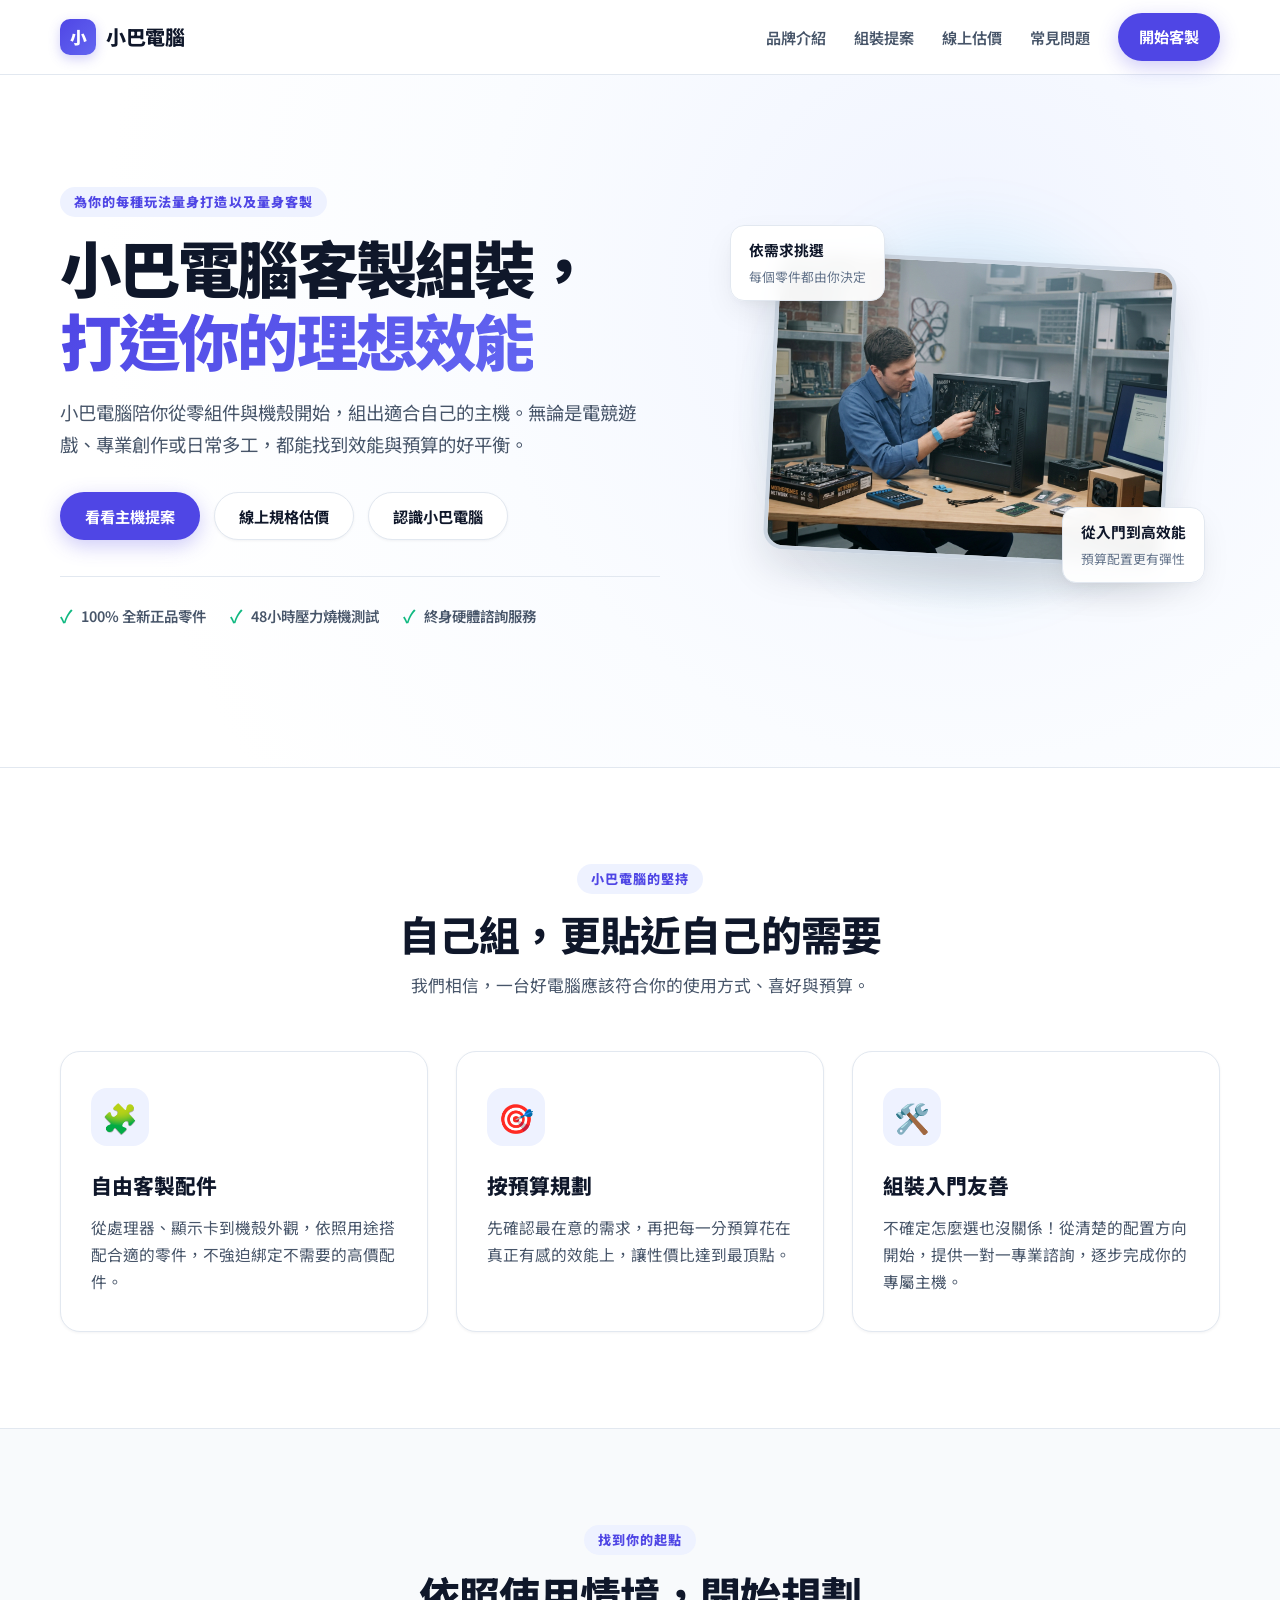
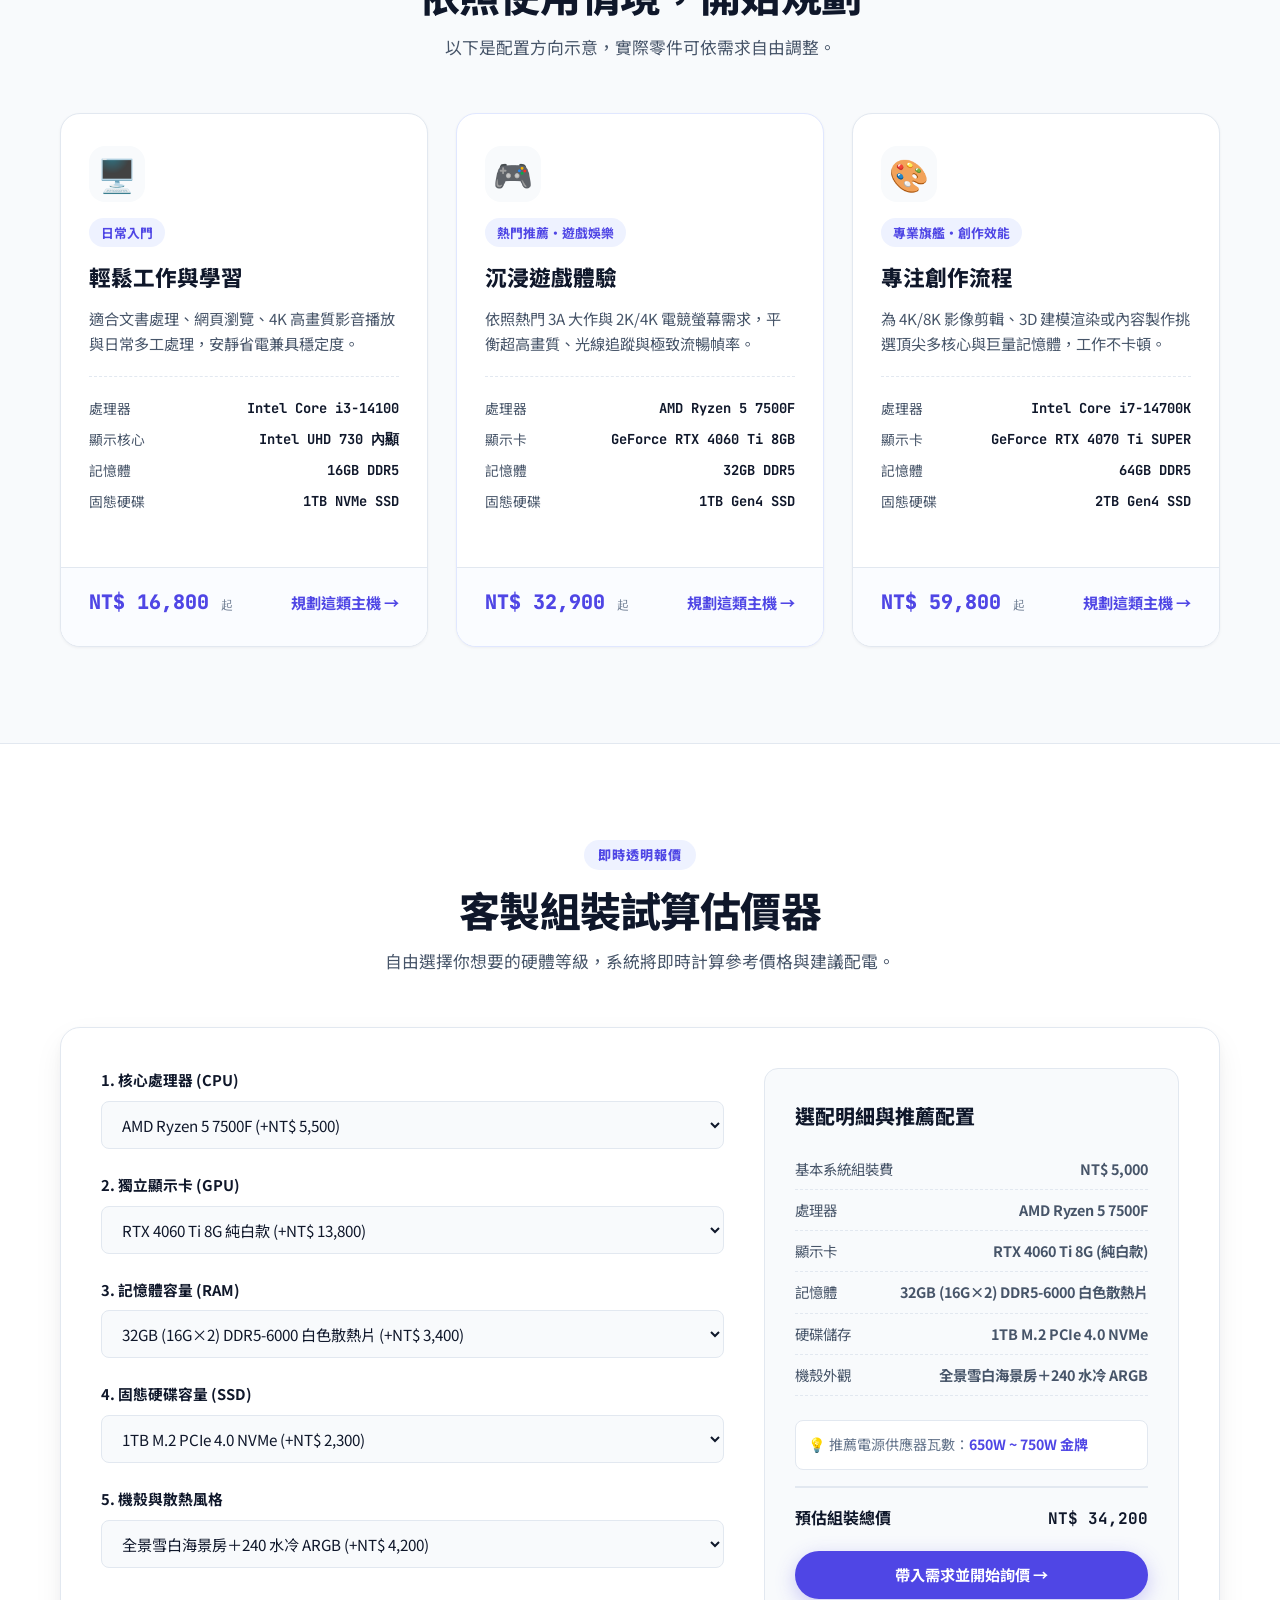
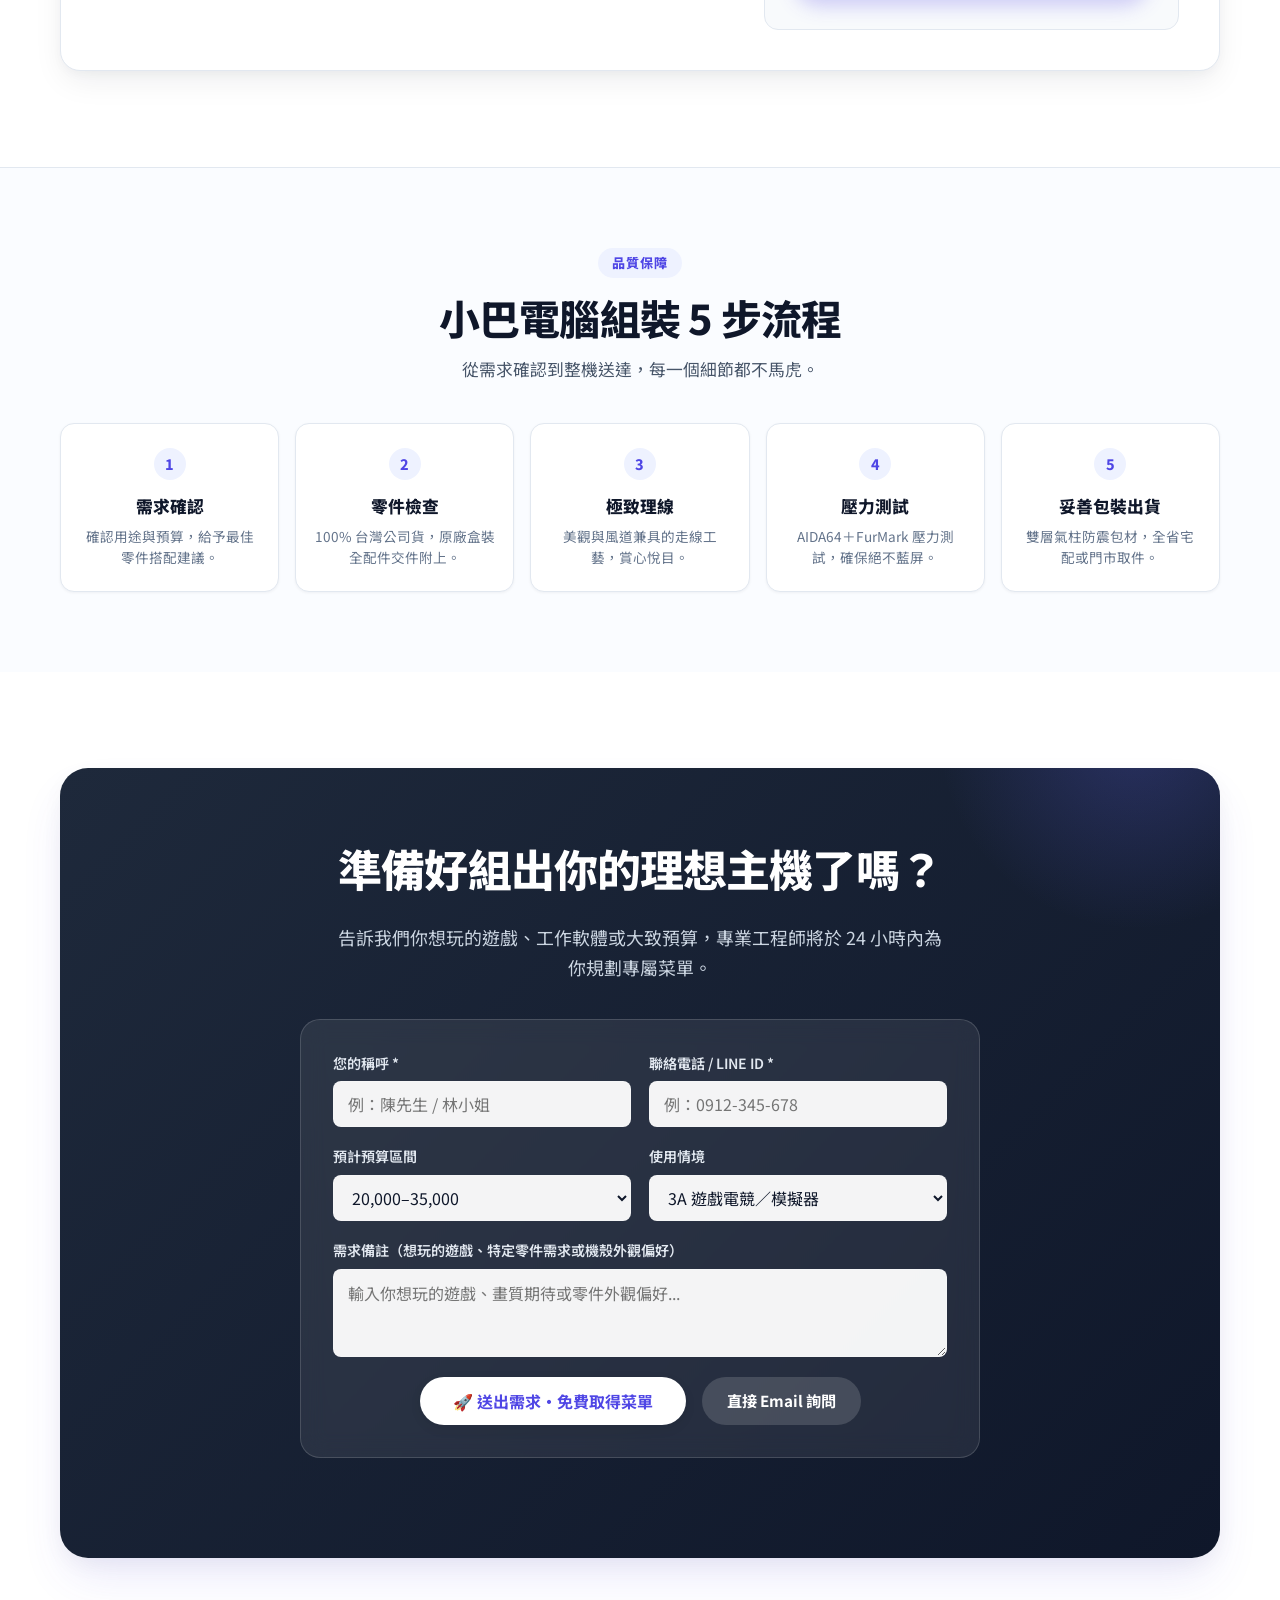
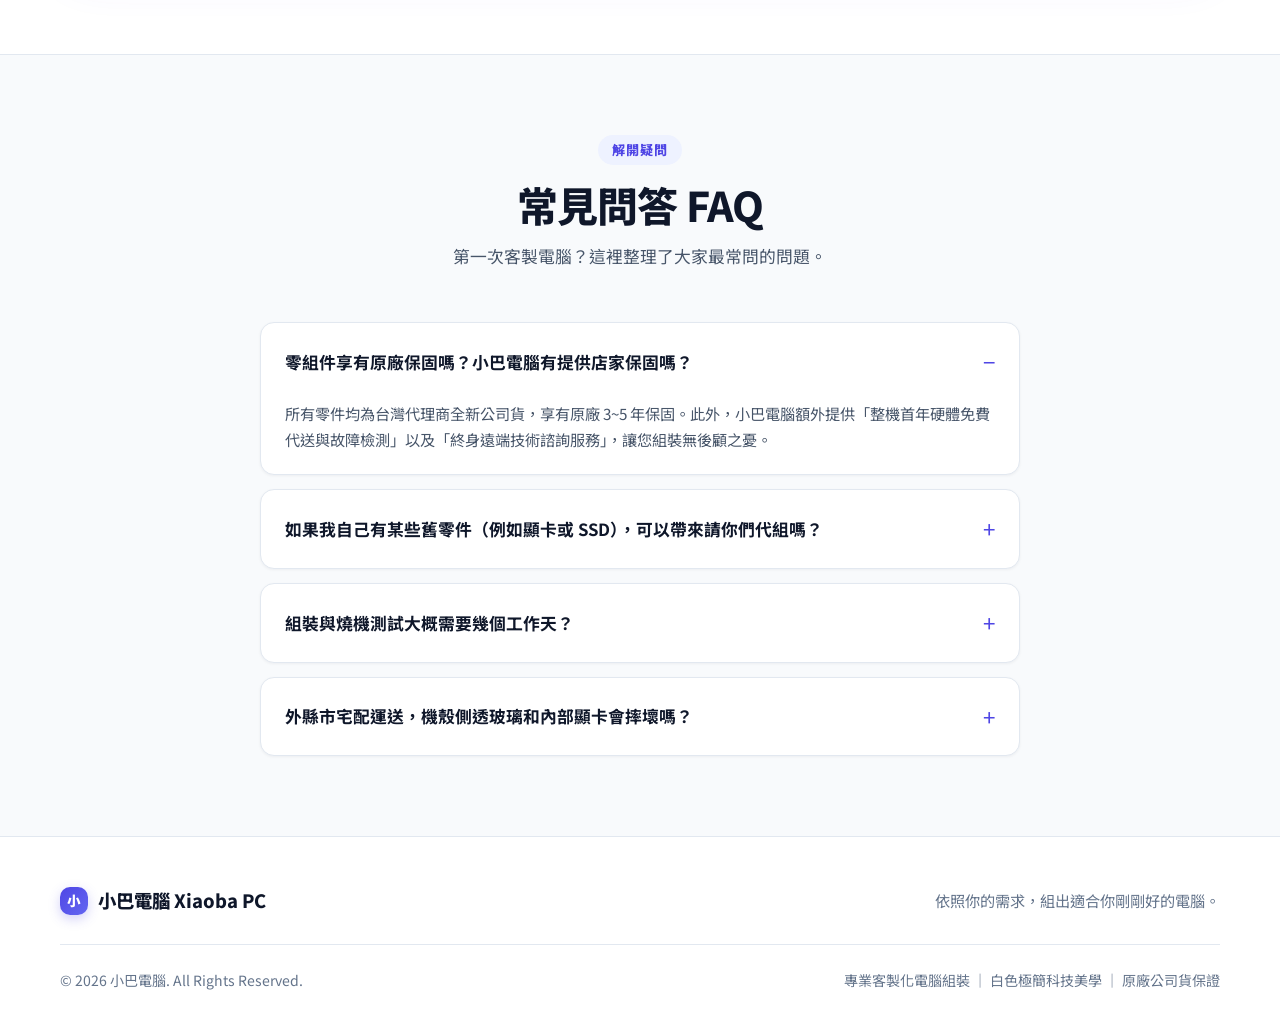
<file: onepage1/index.html>
<!DOCTYPE html>
<html lang="zh-Hant">
<head>
  <meta charset="UTF-8">
  <meta name="viewport" content="width=device-width, initial-scale=1.0">
  <meta name="description" content="小巴電腦提供客製化電腦，陪你組出理想效能與風格。專為電腦組裝者打造，自由選配、透明報價、專業燒機測試。">
  <title>小巴電腦客製組裝</title>
  <link rel="preconnect" href="https://fonts.googleapis.com">
  <link rel="preconnect" href="https://fonts.gstatic.com" crossorigin>
  <link href="https://fonts.googleapis.com/css2?family=Noto+Sans+TC:wght@400;500;600;700;800;900&family=JetBrains+Mono:wght@500;700&display=swap" rel="stylesheet">
  <style>
    /* ==========================================================================
       CSS 變數系統 - 以「白色」為核心之現代極簡科技美學
       ========================================================================== */
    :root {
      /* 白色系與背景色階 */
      --bg-body: #ffffff;
      --bg-surface: #ffffff;
      --bg-subtle: #f8fafc;
      --bg-card: #ffffff;
      --bg-panel: #f1f5f9;
      --bg-hero: radial-gradient(circle at 75% 30%, #f0f4ff 0%, #fafcff 45%, #ffffff 80%);
      
      /* 文字色階 (高對比確保閱讀舒適度) */
      --text-main: #0f172a;
      --text-sub: #475569;
      --text-muted: #64748b;
      --text-light: #94a3b8;
      --text-white: #ffffff;

      /* 品牌核心與裝飾點綴 (沉穩藍紫科技色) */
      --brand-primary: #4f46e5;
      --brand-primary-hover: #4338ca;
      --brand-light: #eef2ff;
      --brand-border: #e0e7ff;
      --brand-accent: #06b6d4;

      /* 邊框與分割線 */
      --border-color: #e2e8f0;
      --border-light: #f1f5f9;
      --border-focus: #818cf8;

      /* 精緻陰影系統 */
      --shadow-sm: 0 1px 3px rgba(15, 23, 42, 0.05);
      --shadow-md: 0 4px 16px -2px rgba(15, 23, 42, 0.06), 0 2px 6px -1px rgba(15, 23, 42, 0.03);
      --shadow-lg: 0 12px 32px -4px rgba(15, 23, 42, 0.08), 0 4px 12px -2px rgba(15, 23, 42, 0.04);
      --shadow-xl: 0 24px 48px -8px rgba(79, 70, 229, 0.12), 0 8px 24px -4px rgba(15, 23, 42, 0.06);

      /* 版面與圓角 */
      --max-width: 1160px;
      --radius-sm: 8px;
      --radius-md: 14px;
      --radius-lg: 20px;
      --radius-full: 9999px;
      --font-base: "Noto Sans TC", -apple-system, BlinkMacSystemFont, "Segoe UI", Roboto, "Helvetica Neue", Arial, sans-serif;
      --font-mono: "JetBrains Mono", monospace;
    }

    /* ==========================================================================
       基礎重置與排版
       ========================================================================== */
    *, *::before, *::after {
      box-sizing: border-box;
      margin: 0;
      padding: 0;
    }

    html {
      scroll-behavior: smooth;
      scroll-padding-top: 80px;
    }

    body {
      background-color: var(--bg-body);
      color: var(--text-main);
      font-family: var(--font-base);
      line-height: 1.68;
      -webkit-font-smoothing: antialiased;
      -moz-osx-font-smoothing: grayscale;
    }

    a {
      color: inherit;
      text-decoration: none;
      transition: color 0.2s ease;
    }

    button, input, select, textarea {
      font: inherit;
    }

    img {
      max-width: 100%;
      height: auto;
      display: block;
    }

    .container {
      width: min(var(--max-width), calc(100% - 40px));
      margin-inline: auto;
    }

    /* ==========================================================================
       按鈕與通用元件
       ========================================================================== */
    .btn {
      display: inline-flex;
      align-items: center;
      justify-content: center;
      gap: 8px;
      min-height: 48px;
      padding: 0 24px;
      border-radius: var(--radius-full);
      font-size: 0.95rem;
      font-weight: 700;
      cursor: pointer;
      border: 1px solid transparent;
      transition: all 0.25s cubic-bezier(0.16, 1, 0.3, 1);
      text-align: center;
      line-height: 1;
    }

    .btn:hover {
      transform: translateY(-2px);
    }

    .btn-primary {
      background-color: var(--brand-primary);
      color: #ffffff;
      box-shadow: 0 6px 20px rgba(79, 70, 229, 0.28);
    }

    .btn-primary:hover {
      background-color: var(--brand-primary-hover);
      box-shadow: 0 8px 24px rgba(79, 70, 229, 0.38);
    }

    .btn-secondary {
      background-color: #ffffff;
      color: var(--text-main);
      border-color: var(--border-color);
      box-shadow: var(--shadow-sm);
    }

    .btn-secondary:hover {
      border-color: var(--brand-primary);
      color: var(--brand-primary);
      background-color: var(--brand-light);
    }

    .btn-white {
      background-color: #ffffff;
      color: var(--brand-primary);
      box-shadow: var(--shadow-md);
    }

    .btn-white:hover {
      background-color: #f8fafc;
      color: var(--brand-primary-hover);
    }

    .section-tag {
      display: inline-block;
      font-size: 0.82rem;
      font-weight: 800;
      letter-spacing: 0.08em;
      text-transform: uppercase;
      color: var(--brand-primary);
      background-color: var(--brand-light);
      padding: 4px 14px;
      border-radius: var(--radius-full);
      margin-bottom: 14px;
    }

    .section-header {
      text-align: center;
      max-width: 680px;
      margin: 0 auto 52px;
    }

    .section-header h2 {
      font-size: clamp(2rem, 3.2vw, 2.75rem);
      font-weight: 800;
      line-height: 1.25;
      letter-spacing: -0.02em;
      color: var(--text-main);
      margin-bottom: 12px;
    }

    .section-header p {
      color: var(--text-sub);
      font-size: 1.05rem;
    }

    /* ==========================================================================
       頂部導覽列 (Sticky Header)
       ========================================================================== */
    .site-header {
      position: sticky;
      top: 0;
      z-index: 100;
      background-color: rgba(255, 255, 255, 0.92);
      backdrop-filter: blur(16px);
      -webkit-backdrop-filter: blur(16px);
      border-bottom: 1px solid var(--border-color);
      transition: background-color 0.3s;
    }

    .nav-wrapper {
      display: flex;
      align-items: center;
      justify-content: space-between;
      height: 74px;
      gap: 24px;
    }

    .brand-logo {
      display: flex;
      align-items: center;
      gap: 10px;
      font-size: 1.25rem;
      font-weight: 800;
      color: var(--text-main);
      letter-spacing: -0.02em;
    }

    .brand-badge {
      display: grid;
      place-items: center;
      width: 36px;
      height: 36px;
      border-radius: 10px;
      background: linear-gradient(135deg, var(--brand-primary), #6366f1);
      color: #ffffff;
      font-weight: 900;
      font-size: 1.05rem;
      box-shadow: 0 4px 12px rgba(79, 70, 229, 0.25);
    }

    .nav-links {
      display: flex;
      align-items: center;
      list-style: none;
      gap: 28px;
    }

    .nav-links a:not(.btn) {
      font-size: 0.95rem;
      font-weight: 600;
      color: var(--text-sub);
      position: relative;
      padding: 6px 0;
    }

    .nav-links a:not(.btn):hover {
      color: var(--brand-primary);
    }

    .nav-links a:not(.btn)::after {
      content: "";
      position: absolute;
      bottom: 0;
      left: 0;
      width: 100%;
      height: 2px;
      background-color: var(--brand-primary);
      transform: scaleX(0);
      transform-origin: right;
      transition: transform 0.25s ease;
    }

    .nav-links a:not(.btn):hover::after {
      transform: scaleX(1);
      transform-origin: left;
    }

    /* ==========================================================================
       首頁主視覺 (Hero Section)
       ========================================================================== */
    .hero-section {
      position: relative;
      background: var(--bg-hero);
      overflow: hidden;
      padding: 64px 0 88px;
      border-bottom: 1px solid var(--border-color);
    }

    .hero-grid {
      display: grid;
      grid-template-columns: 1.1fr 0.9fr;
      align-items: center;
      gap: 48px;
      min-height: 540px;
    }

    .hero-content {
      max-width: 600px;
    }

    .hero-title {
      font-size: clamp(2.5rem, 4.8vw, 4.2rem);
      font-weight: 900;
      line-height: 1.18;
      letter-spacing: -0.03em;
      color: var(--text-main);
      margin-bottom: 20px;
    }

    .hero-title span {
      background: linear-gradient(135deg, var(--brand-primary) 0%, #6366f1 100%);
      -webkit-background-clip: text;
      -webkit-text-fill-color: transparent;
    }

    .hero-desc {
      font-size: 1.15rem;
      color: var(--text-sub);
      line-height: 1.75;
      margin-bottom: 32px;
    }

    .hero-actions {
      display: flex;
      flex-wrap: wrap;
      gap: 14px;
      margin-bottom: 36px;
    }

    .hero-highlights {
      display: flex;
      align-items: center;
      gap: 24px;
      padding-top: 24px;
      border-top: 1px solid var(--border-color);
    }

    .highlight-item {
      display: flex;
      align-items: center;
      gap: 8px;
      font-size: 0.9rem;
      font-weight: 600;
      color: var(--text-sub);
    }

    .highlight-icon {
      color: #10b981;
      font-size: 1.1rem;
    }

    /* 右欄：主機插圖與規格卡片 */
    .hero-art-wrapper {
      position: relative;
      display: flex;
      justify-content: center;
      align-items: center;
      min-height: 440px;
    }

    .art-halo {
      position: absolute;
      width: 420px;
      height: 420px;
      background: radial-gradient(circle, rgba(79, 70, 229, 0.14) 0%, rgba(6, 182, 212, 0.08) 50%, transparent 70%);
      border-radius: 50%;
      filter: blur(24px);
    }

    .pc-podium {
      position: absolute;
      bottom: 20px;
      width: 380px;
      height: 80px;
      background: radial-gradient(ellipse at center, rgba(226, 232, 240, 0.9) 0%, rgba(255, 255, 255, 0) 72%);
      border-radius: 50%;
    }

    /* 主機圖片容器與互動特效 */
    .hero-img-box {
      position: relative;
      z-index: 2;
      display: inline-block;
      line-height: 0;
      border-radius: var(--radius-lg);
      transform: rotate(3deg);
      transition: transform 0.4s ease, box-shadow 0.4s ease;
      cursor: pointer;
    }

    .hero-img-box:hover {
      transform: rotate(0deg) scale(1.02);
    }

    .hero-img-box img,
    .hero-image,
    .hero-photo,
    .pc-tower-img {
      width: 400px;
      height: 300px;
      max-width: 100%;
      object-fit: cover;
      border-radius: var(--radius-lg);
      border: 4px solid #cbd5e1;
      box-shadow: 0 20px 40px rgba(15, 23, 42, 0.12), inset 0 2px 4px rgba(255, 255, 255, 0.9);
      display: block;
    }

    /* 浮動規格標籤卡片 */
    .spec-card {
      position: absolute;
      z-index: 3;
      background: rgba(255, 255, 255, 0.95);
      backdrop-filter: blur(8px);
      padding: 12px 18px;
      border-radius: var(--radius-md);
      border: 1px solid var(--border-color);
      box-shadow: var(--shadow-lg);
      font-size: 0.85rem;
      animation: floatSpec 4s ease-in-out infinite alternate;
    }

    .spec-card strong {
      display: block;
      color: var(--text-main);
      font-size: 0.92rem;
      margin-bottom: 2px;
    }

    .spec-card span {
      color: var(--text-muted);
      font-size: 0.8rem;
    }

    .spec-card-1 {
      top: 36px;
      left: 10px;
      animation-delay: 0s;
    }

    .spec-card-2 {
      bottom: 46px;
      right: 15px;
      animation-delay: 2s;
    }

    @keyframes floatSpec {
      0% { transform: translateY(0px); }
      100% { transform: translateY(-8px); }
    }

    /* ==========================================================================
       品牌特色 (#about)
       ========================================================================== */
    .features-section {
      padding: 96px 0;
      background-color: #ffffff;
    }

    .features-grid {
      display: grid;
      grid-template-columns: repeat(3, 1fr);
      gap: 28px;
    }

    .feature-card {
      background: #ffffff;
      padding: 36px 30px;
      border-radius: var(--radius-lg);
      border: 1px solid var(--border-color);
      box-shadow: var(--shadow-sm);
      transition: all 0.3s ease;
      position: relative;
    }

    .feature-card:hover {
      transform: translateY(-6px);
      border-color: var(--brand-border);
      box-shadow: var(--shadow-xl);
    }

    .feature-icon-wrapper {
      width: 58px;
      height: 58px;
      border-radius: 16px;
      background-color: var(--brand-light);
      display: grid;
      place-items: center;
      font-size: 1.8rem;
      margin-bottom: 22px;
    }

    .feature-card h3 {
      font-size: 1.3rem;
      font-weight: 800;
      color: var(--text-main);
      margin-bottom: 12px;
    }

    .feature-card p {
      color: var(--text-sub);
      font-size: 0.98rem;
      line-height: 1.7;
    }

    /* ==========================================================================
       組裝提案 (#builds)
       ========================================================================== */
    .builds-section {
      padding: 96px 0;
      background-color: var(--bg-subtle);
      border-top: 1px solid var(--border-color);
      border-bottom: 1px solid var(--border-color);
    }

    .builds-grid {
      display: grid;
      grid-template-columns: repeat(3, 1fr);
      gap: 28px;
    }

    .build-card {
      background: #ffffff;
      border: 1px solid var(--border-color);
      border-radius: var(--radius-lg);
      overflow: hidden;
      box-shadow: var(--shadow-sm);
      display: flex;
      flex-direction: column;
      transition: all 0.3s cubic-bezier(0.16, 1, 0.3, 1);
      position: relative;
    }

    .build-card:hover {
      transform: translateY(-6px);
      box-shadow: var(--shadow-xl);
      border-color: var(--brand-border);
    }

    .build-card-top {
      padding: 32px 28px 20px;
      flex-grow: 1;
    }

    .build-emoji-badge {
      display: inline-flex;
      align-items: center;
      justify-content: center;
      width: 56px;
      height: 56px;
      border-radius: 16px;
      background: var(--bg-subtle);
      font-size: 2rem;
      margin-bottom: 16px;
    }

    .build-category-tag {
      display: inline-block;
      font-size: 0.8rem;
      font-weight: 700;
      color: var(--brand-primary);
      background-color: var(--brand-light);
      padding: 4px 12px;
      border-radius: var(--radius-full);
      margin-bottom: 12px;
    }

    .build-title {
      font-size: 1.35rem;
      font-weight: 800;
      color: var(--text-main);
      margin-bottom: 10px;
    }

    .build-desc {
      color: var(--text-sub);
      font-size: 0.95rem;
      line-height: 1.65;
      margin-bottom: 20px;
    }

    /* 規格簡約清單 */
    .build-specs-list {
      list-style: none;
      padding: 16px 0;
      border-top: 1px dashed var(--border-color);
      margin-bottom: 14px;
    }

    .build-specs-list li {
      display: flex;
      justify-content: space-between;
      font-size: 0.86rem;
      color: var(--text-sub);
      padding: 4px 0;
    }

    .build-specs-list strong {
      color: var(--text-main);
      font-family: var(--font-mono);
    }

    .build-card-footer {
      padding: 18px 28px 26px;
      background-color: #fafcff;
      border-top: 1px solid var(--border-color);
      display: flex;
      align-items: center;
      justify-content: space-between;
    }

    .build-price {
      font-size: 1.25rem;
      font-weight: 800;
      color: var(--brand-primary);
      font-family: var(--font-mono);
    }

    .build-price small {
      font-size: 0.78rem;
      color: var(--text-muted);
      font-weight: 500;
    }

    .build-link {
      display: inline-flex;
      align-items: center;
      gap: 6px;
      color: var(--brand-primary);
      font-size: 0.95rem;
      font-weight: 700;
      transition: gap 0.2s;
    }

    .build-link:hover {
      color: var(--brand-primary-hover);
      gap: 10px;
    }

    /* ==========================================================================
       互動式客製化組裝即時估價器 (Interactive PC Builder)
       ========================================================================== */
    .configurator-section {
      padding: 96px 0;
      background-color: #ffffff;
    }

    .configurator-box {
      background: #ffffff;
      border: 1px solid var(--border-color);
      border-radius: var(--radius-lg);
      box-shadow: var(--shadow-lg);
      padding: 40px;
      display: grid;
      grid-template-columns: 1.2fr 0.8fr;
      gap: 40px;
    }

    .config-options {
      display: flex;
      flex-direction: column;
      gap: 24px;
    }

    .config-group label {
      display: block;
      font-size: 0.92rem;
      font-weight: 700;
      color: var(--text-main);
      margin-bottom: 8px;
    }

    .config-select {
      width: 100%;
      height: 48px;
      border: 1px solid var(--border-color);
      border-radius: var(--radius-sm);
      padding: 0 16px;
      background-color: var(--bg-subtle);
      color: var(--text-main);
      font-size: 0.95rem;
      transition: border-color 0.2s;
      outline: none;
    }

    .config-select:focus {
      border-color: var(--brand-primary);
      background-color: #ffffff;
      box-shadow: 0 0 0 3px rgba(79, 70, 229, 0.15);
    }

    .config-summary {
      background: var(--bg-subtle);
      border: 1px solid var(--border-color);
      border-radius: var(--radius-md);
      padding: 30px;
      display: flex;
      flex-direction: column;
      justify-content: space-between;
    }

    .config-summary h3 {
      font-size: 1.25rem;
      font-weight: 800;
      color: var(--text-main);
      margin-bottom: 16px;
    }

    .config-receipt {
      list-style: none;
      margin-bottom: 24px;
    }

    .config-receipt li {
      display: flex;
      justify-content: space-between;
      padding: 8px 0;
      font-size: 0.9rem;
      color: var(--text-sub);
      border-bottom: 1px dashed var(--border-color);
    }

    .config-total {
      margin-top: 16px;
      padding-top: 16px;
      border-top: 2px solid var(--border-color);
      display: flex;
      align-items: baseline;
      justify-content: space-between;
    }

    .config-total span {
      font-size: 1rem;
      font-weight: 700;
      color: var(--text-main);
    }

    .config-total-val {
      font-size: 1.85rem;
      font-weight: 900;
      color: var(--brand-primary);
      font-family: var(--font-mono);
    }

    /* ==========================================================================
       組裝 5 大堅持流程
       ========================================================================== */
    .process-section {
      padding: 80px 0;
      background-color: #fafcff;
      border-top: 1px solid var(--border-color);
    }

    .process-steps {
      display: grid;
      grid-template-columns: repeat(5, 1fr);
      gap: 16px;
      position: relative;
    }

    .process-step {
      background: #ffffff;
      padding: 24px 18px;
      border-radius: var(--radius-md);
      border: 1px solid var(--border-color);
      box-shadow: var(--shadow-sm);
      text-align: center;
      position: relative;
    }

    .step-num {
      width: 32px;
      height: 32px;
      background: var(--brand-light);
      color: var(--brand-primary);
      border-radius: 50%;
      display: grid;
      place-items: center;
      font-weight: 800;
      font-size: 0.9rem;
      margin: 0 auto 12px;
    }

    .process-step h4 {
      font-size: 1.05rem;
      font-weight: 800;
      margin-bottom: 6px;
      color: var(--text-main);
    }

    .process-step p {
      font-size: 0.85rem;
      color: var(--text-muted);
      line-height: 1.5;
    }

    /* ==========================================================================
       聯絡行動區 (#contact)
       ========================================================================== */
    .contact-section {
      padding: 96px 0;
      background-color: #ffffff;
    }

    .contact-panel {
      background: linear-gradient(135deg, #1e293b 0%, #0f172a 100%);
      color: #ffffff;
      border-radius: 28px;
      padding: 64px 48px;
      box-shadow: var(--shadow-xl);
      text-align: center;
      position: relative;
      overflow: hidden;
    }

    .contact-panel::before {
      content: "";
      position: absolute;
      top: -30%;
      right: -10%;
      width: 400px;
      height: 400px;
      background: radial-gradient(circle, rgba(99, 102, 241, 0.25) 0%, transparent 70%);
      border-radius: 50%;
      pointer-events: none;
    }

    .contact-title {
      font-size: clamp(2rem, 3.5vw, 2.75rem);
      font-weight: 800;
      letter-spacing: -0.02em;
      margin-bottom: 16px;
    }

    .contact-desc {
      color: #cbd5e1;
      font-size: 1.12rem;
      max-width: 620px;
      margin: 0 auto 36px;
      line-height: 1.7;
    }

    .contact-form-wrapper {
      max-width: 680px;
      margin: 0 auto 36px;
      background: rgba(255, 255, 255, 0.08);
      backdrop-filter: blur(12px);
      border: 1px solid rgba(255, 255, 255, 0.15);
      border-radius: var(--radius-lg);
      padding: 32px;
      text-align: left;
    }

    .form-grid {
      display: grid;
      grid-template-columns: 1fr 1fr;
      gap: 18px;
      margin-bottom: 18px;
    }

    .form-group {
      display: flex;
      flex-direction: column;
      gap: 6px;
    }

    .form-group label {
      font-size: 0.88rem;
      color: #e2e8f0;
      font-weight: 600;
    }

    .form-control {
      height: 46px;
      border-radius: var(--radius-sm);
      border: 1px solid rgba(255, 255, 255, 0.2);
      background: rgba(255, 255, 255, 0.95);
      color: var(--text-main);
      padding: 0 14px;
      outline: none;
      transition: border-color 0.2s;
    }

    .form-control:focus {
      border-color: #818cf8;
      box-shadow: 0 0 0 3px rgba(129, 140, 248, 0.35);
    }

    textarea.form-control {
      height: 88px;
      padding-top: 10px;
      resize: vertical;
    }

    .contact-actions {
      display: flex;
      justify-content: center;
      gap: 16px;
      flex-wrap: wrap;
    }

    /* ==========================================================================
       常見問題 FAQ 手風琴
       ========================================================================== */
    .faq-section {
      padding: 80px 0;
      background-color: var(--bg-subtle);
      border-top: 1px solid var(--border-color);
    }

    .faq-accordion {
      max-width: 760px;
      margin: 0 auto;
      display: flex;
      flex-direction: column;
      gap: 14px;
    }

    .faq-item {
      background: #ffffff;
      border: 1px solid var(--border-color);
      border-radius: var(--radius-md);
      overflow: hidden;
      box-shadow: var(--shadow-sm);
    }

    .faq-question {
      padding: 20px 24px;
      font-weight: 700;
      font-size: 1.05rem;
      color: var(--text-main);
      cursor: pointer;
      display: flex;
      justify-content: space-between;
      align-items: center;
      user-select: none;
    }

    .faq-question::after {
      content: "+";
      font-size: 1.4rem;
      font-weight: 400;
      color: var(--brand-primary);
      transition: transform 0.2s;
    }

    .faq-item.active .faq-question::after {
      content: "−";
    }

    .faq-answer {
      display: none;
      padding: 0 24px 22px;
      color: var(--text-sub);
      font-size: 0.95rem;
      line-height: 1.7;
    }

    .faq-item.active .faq-answer {
      display: block;
    }

    /* ==========================================================================
       頁尾 (Site Footer)
       ========================================================================== */
    .site-footer {
      background-color: #ffffff;
      border-top: 1px solid var(--border-color);
      padding: 48px 0 32px;
    }

    .footer-content {
      display: flex;
      align-items: center;
      justify-content: space-between;
      flex-wrap: wrap;
      gap: 24px;
      padding-bottom: 28px;
      border-bottom: 1px solid var(--border-color);
      margin-bottom: 24px;
    }

    .footer-brand {
      display: flex;
      align-items: center;
      gap: 10px;
      font-weight: 800;
      font-size: 1.15rem;
    }

    .footer-tagline {
      color: var(--text-muted);
      font-size: 0.95rem;
    }

    .footer-bottom {
      display: flex;
      justify-content: space-between;
      align-items: center;
      font-size: 0.88rem;
      color: var(--text-muted);
      flex-wrap: wrap;
      gap: 12px;
    }

    /* ==========================================================================
       響應式設計 (RWD Media Queries)
       ========================================================================== */
    @media (max-width: 992px) {
      .hero-grid {
        grid-template-columns: 1fr;
        gap: 40px;
        text-align: center;
      }
      .hero-content {
        margin: 0 auto;
      }
      .hero-actions {
        justify-content: center;
      }
      .hero-highlights {
        justify-content: center;
      }
      .features-grid, .builds-grid {
        grid-template-columns: repeat(2, 1fr);
      }
      .configurator-box {
        grid-template-columns: 1fr;
      }
      .process-steps {
        grid-template-columns: repeat(2, 1fr);
      }
    }

    @media (max-width: 768px) {
      .nav-links li:not(:last-child) {
        display: none;
      }
      .features-grid, .builds-grid {
        grid-template-columns: 1fr;
      }
      .form-grid {
        grid-template-columns: 1fr;
      }
      .contact-panel {
        padding: 42px 20px;
      }
      .contact-form-wrapper {
        padding: 22px 16px;
      }
      .process-steps {
        grid-template-columns: 1fr;
      }
      .footer-content, .footer-bottom {
        flex-direction: column;
        align-items: flex-start;
      }
      .hero-img-box img,
      .hero-image,
      .hero-photo,
      .pc-tower-img {
        width: 100%;
        max-width: 380px;
        height: auto;
        aspect-ratio: 4 / 3;
      }
      .spec-card-1 {
        left: 0;
        top: 10px;
        padding: 8px 12px;
      }
      .spec-card-2 {
        right: 0;
        bottom: 15px;
        padding: 8px 12px;
      }
    }

    @media (prefers-reduced-motion: reduce) {
      *, *::before, *::after {
        animation-duration: 0.01ms !important;
        animation-iteration-count: 1 !important;
        transition-duration: 0.01ms !important;
        scroll-behavior: auto !important;
      }
    }
  </style>
</head>
<body id="top">

  <!-- ========================================================================
       4.1 頂部導覽列
       ======================================================================== -->
  <header class="site-header">
    <div class="container">
      <nav class="nav-wrapper" aria-label="主要導覽">
        <a href="#top" class="brand-logo" aria-label="小巴電腦 回到頁首">
          <span class="brand-badge" aria-hidden="true">小</span>
          <span>小巴電腦</span>
        </a>
        <ul class="nav-links">
          <li><a href="#about">品牌介紹</a></li>
          <li><a href="#builds">組裝提案</a></li>
          <li><a href="#configurator">線上估價</a></li>
          <li><a href="#faq">常見問題</a></li>
          <li><a href="#contact" class="btn btn-primary" style="padding: 10px 20px; font-size: 0.95rem;">開始客製</a></li>
        </ul>
      </nav>
    </div>
  </header>

  <main>
    <!-- ======================================================================
         4.1 首頁主視覺 (Hero Section)
         ====================================================================== -->
    <section class="hero-section" aria-labelledby="hero-title">
      <div class="container">
        <div class="hero-grid">
          
          <!-- 左欄：文案與行動按鈕 -->
          <div class="hero-content">
            <span class="section-tag">為你的每種玩法量身打造以及量身客製</span>
            <h1 id="hero-title" class="hero-title">
              小巴電腦客製組裝，<br>
              <span>打造你的理想效能</span>
            </h1>
            <p class="hero-desc">
              小巴電腦陪你從零組件與機殼開始，組出適合自己的主機。無論是電競遊戲、專業創作或日常多工，都能找到效能與預算的好平衡。
            </p>
            <div class="hero-actions">
              <a href="#builds" class="btn btn-primary">看看主機提案</a>
              <a href="#configurator" class="btn btn-secondary">線上規格估價</a>
              <a href="#about" class="btn btn-secondary">認識小巴電腦</a>
            </div>
            <div class="hero-highlights">
              <div class="highlight-item">
                <span class="highlight-icon">✓</span> 100% 全新正品零件
              </div>
              <div class="highlight-item">
                <span class="highlight-icon">✓</span> 48小時壓力燒機測試
              </div>
              <div class="highlight-item">
                <span class="highlight-icon">✓</span> 終身硬體諮詢服務
              </div>
            </div>
          </div>

          <!-- 右欄：主機圖片與浮動規格卡 -->
          <div class="hero-art-wrapper" role="img" aria-label="小巴電腦客製化主機組裝示意">
            <div class="art-halo"></div>
            <div class="pc-podium"></div>

            <div class="hero-img-box">
              <img src="images/hero.jfif" width="400" height="300" alt="小巴電腦客製化桌上型主機組裝" class="hero-image hero-photo pc-tower-img">
            </div>

            <!-- 兩張資訊浮動卡片 -->
            <div class="spec-card spec-card-1">
              <strong>依需求挑選</strong>
              <span>每個零件都由你決定</span>
            </div>
            <div class="spec-card spec-card-2">
              <strong>從入門到高效能</strong>
              <span>預算配置更有彈性</span>
            </div>
          </div>

        </div>
      </div>
    </section>

    <!-- ======================================================================
         4.2 品牌特色 (#about)
         ====================================================================== -->
    <section id="about" class="features-section" aria-labelledby="about-title">
      <div class="container">
        <div class="section-header">
          <span class="section-tag">小巴電腦的堅持</span>
          <h2 id="about-title">自己組，更貼近自己的需要</h2>
          <p>我們相信，一台好電腦應該符合你的使用方式、喜好與預算。</p>
        </div>

        <div class="features-grid">
          <article class="feature-card">
            <div class="feature-icon-wrapper" aria-hidden="true">🧩</div>
            <h3>自由客製配件</h3>
            <p>從處理器、顯示卡到機殼外觀，依照用途搭配合適的零件，不強迫綁定不需要的高價配件。</p>
          </article>

          <article class="feature-card">
            <div class="feature-icon-wrapper" aria-hidden="true">🎯</div>
            <h3>按預算規劃</h3>
            <p>先確認最在意的需求，再把每一分預算花在真正有感的效能上，讓性價比達到最頂點。</p>
          </article>

          <article class="feature-card">
            <div class="feature-icon-wrapper" aria-hidden="true">🛠️</div>
            <h3>組裝入門友善</h3>
            <p>不確定怎麼選也沒關係！從清楚的配置方向開始，提供一對一專業諮詢，逐步完成你的專屬主機。</p>
          </article>
        </div>
      </div>
    </section>

    <!-- ======================================================================
         4.3 組裝提案 (#builds)
         ====================================================================== -->
    <section id="builds" class="builds-section" aria-labelledby="builds-title">
      <div class="container">
        <div class="section-header">
          <span class="section-tag">找到你的起點</span>
          <h2 id="builds-title">依照使用情境，開始規劃</h2>
          <p>以下是配置方向示意，實際零件可依需求自由調整。</p>
        </div>

        <div class="builds-grid">
          
          <!-- 提案 1：日常入門 -->
          <article class="build-card">
            <div class="build-card-top">
              <span class="build-emoji-badge" aria-hidden="true">🖥️</span>
              <br>
              <span class="build-category-tag">日常入門</span>
              <h3 class="build-title">輕鬆工作與學習</h3>
              <p class="build-desc">適合文書處理、網頁瀏覽、4K 高畫質影音播放與日常多工處理，安靜省電兼具穩定度。</p>
              
              <ul class="build-specs-list">
                <li><span>處理器</span> <strong>Intel Core i3-14100</strong></li>
                <li><span>顯示核心</span> <strong>Intel UHD 730 內顯</strong></li>
                <li><span>記憶體</span> <strong>16GB DDR5</strong></li>
                <li><span>固態硬碟</span> <strong>1TB NVMe SSD</strong></li>
              </ul>
            </div>
            <div class="build-card-footer">
              <div class="build-price">NT$ 16,800 <small>起</small></div>
              <a href="#contact" class="build-link">規劃這類主機 →</a>
            </div>
          </article>

          <!-- 提案 2：遊戲娛樂 -->
          <article class="build-card" style="border-color: var(--brand-border);">
            <div class="build-card-top">
              <span class="build-emoji-badge" aria-hidden="true">🎮</span>
              <br>
              <span class="build-category-tag">熱門推薦・遊戲娛樂</span>
              <h3 class="build-title">沉浸遊戲體驗</h3>
              <p class="build-desc">依照熱門 3A 大作與 2K/4K 電競螢幕需求，平衡超高畫質、光線追蹤與極致流暢幀率。</p>

              <ul class="build-specs-list">
                <li><span>處理器</span> <strong>AMD Ryzen 5 7500F</strong></li>
                <li><span>顯示卡</span> <strong>GeForce RTX 4060 Ti 8GB</strong></li>
                <li><span>記憶體</span> <strong>32GB DDR5</strong></li>
                <li><span>固態硬碟</span> <strong>1TB Gen4 SSD</strong></li>
              </ul>
            </div>
            <div class="build-card-footer">
              <div class="build-price">NT$ 32,900 <small>起</small></div>
              <a href="#contact" class="build-link">規劃這類主機 →</a>
            </div>
          </article>

          <!-- 提案 3：創作效能 -->
          <article class="build-card">
            <div class="build-card-top">
              <span class="build-emoji-badge" aria-hidden="true">🎨</span>
              <br>
              <span class="build-category-tag">專業旗艦・創作效能</span>
              <h3 class="build-title">專注創作流程</h3>
              <p class="build-desc">為 4K/8K 影像剪輯、3D 建模渲染或內容製作挑選頂尖多核心與巨量記憶體，工作不卡頓。</p>

              <ul class="build-specs-list">
                <li><span>處理器</span> <strong>Intel Core i7-14700K</strong></li>
                <li><span>顯示卡</span> <strong>GeForce RTX 4070 Ti SUPER</strong></li>
                <li><span>記憶體</span> <strong>64GB DDR5</strong></li>
                <li><span>固態硬碟</span> <strong>2TB Gen4 SSD</strong></li>
              </ul>
            </div>
            <div class="build-card-footer">
              <div class="build-price">NT$ 59,800 <small>起</small></div>
              <a href="#contact" class="build-link">規劃這類主機 →</a>
            </div>
          </article>

        </div>
      </div>
    </section>

    <!-- ======================================================================
         4.4 客製組裝試算估價器 (#configurator)
         ====================================================================== -->
    <section id="configurator" class="configurator-section" aria-labelledby="config-title">
      <div class="container">
        <div class="section-header">
          <span class="section-tag">即時透明報價</span>
          <h2 id="config-title">客製組裝試算估價器</h2>
          <p>自由選擇你想要的硬體等級，系統將即時計算參考價格與建議配電。</p>
        </div>

        <div class="configurator-box">
          <div class="config-options">
            <div class="config-group">
              <label for="cfg-cpu">1. 核心處理器 (CPU)</label>
              <select id="cfg-cpu" class="config-select" onchange="updatePCPrice()">
                <option value="6000" data-name="Intel Core i5-14400 (10核/16緒)">Intel Core i5-14400 (+NT$ 6,000)</option>
                <option value="5500" data-name="AMD Ryzen 5 7500F (6核/12緒)" selected>AMD Ryzen 5 7500F (+NT$ 5,500)</option>
                <option value="12800" data-name="Intel Core i7-14700K (20核/28緒)">Intel Core i7-14700K (+NT$ 12,800)</option>
                <option value="18500" data-name="AMD Ryzen 7 7800X3D (電競神U)">AMD Ryzen 7 7800X3D (+NT$ 18,500)</option>
              </select>
            </div>

            <div class="config-group">
              <label for="cfg-gpu">2. 獨立顯示卡 (GPU)</label>
              <select id="cfg-gpu" class="config-select" onchange="updatePCPrice()">
                <option value="0" data-name="處理器內顯 (文書適用)">處理器內顯 (NT$ 0)</option>
                <option value="9500" data-name="NVIDIA RTX 4060 8G">NVIDIA RTX 4060 8G (+NT$ 9,500)</option>
                <option value="13800" data-name="RTX 4060 Ti 8G (純白款)" selected>RTX 4060 Ti 8G 純白款 (+NT$ 13,800)</option>
                <option value="28500" data-name="RTX 4070 Ti SUPER 16G">RTX 4070 Ti SUPER 16G (+NT$ 28,500)</option>
                <option value="36900" data-name="RTX 4080 SUPER 16G (白化旗艦)">RTX 4080 SUPER 16G 白化旗艦 (+NT$ 36,900)</option>
              </select>
            </div>

            <div class="config-group">
              <label for="cfg-ram">3. 記憶體容量 (RAM)</label>
              <select id="cfg-ram" class="config-select" onchange="updatePCPrice()">
                <option value="1800" data-name="16GB (8G×2) DDR5-5600">16GB (8G×2) DDR5-5600 (+NT$ 1,800)</option>
                <option value="3400" data-name="32GB (16G×2) DDR5-6000 白色散熱片" selected>32GB (16G×2) DDR5-6000 白色散熱片 (+NT$ 3,400)</option>
                <option value="6800" data-name="64GB (32G×2) DDR5-6000 創作者首選">64GB (32G×2) DDR5-6000 創作者首選 (+NT$ 6,800)</option>
              </select>
            </div>

            <div class="config-group">
              <label for="cfg-ssd">4. 固態硬碟容量 (SSD)</label>
              <select id="cfg-ssd" class="config-select" onchange="updatePCPrice()">
                <option value="2300" data-name="1TB M.2 PCIe 4.0 NVMe" selected>1TB M.2 PCIe 4.0 NVMe (+NT$ 2,300)</option>
                <option value="4400" data-name="2TB M.2 PCIe 4.0 NVMe">2TB M.2 PCIe 4.0 NVMe (+NT$ 4,400)</option>
              </select>
            </div>

            <div class="config-group">
              <label for="cfg-case">5. 機殼與散熱風格</label>
              <select id="cfg-case" class="config-select" onchange="updatePCPrice()">
                <option value="2400" data-name="極簡白・靜音緊湊型">極簡白靜音緊湊型 (+NT$ 2,400)</option>
                <option value="4200" data-name="全景雪白海景房＋240 水冷 ARGB" selected>全景雪白海景房＋240 水冷 ARGB (+NT$ 4,200)</option>
                <option value="6500" data-name="無立柱雙面玻璃海景房＋360 白色水冷">無立柱雙面玻璃海景房＋360 白色水冷 (+NT$ 6,500)</option>
              </select>
            </div>
          </div>

          <div class="config-summary">
            <div>
              <h3>選配明細與推薦配置</h3>
              <ul id="cfg-receipt" class="config-receipt">
                <li><span>基本系統組裝費</span> <strong>NT$ 5,000</strong></li>
                <li><span>處理器</span> <strong id="rec-cpu">AMD Ryzen 5 7500F</strong></li>
                <li><span>顯示卡</span> <strong id="rec-gpu">RTX 4060 Ti 8G (純白款)</strong></li>
                <li><span>記憶體</span> <strong id="rec-ram">32GB (16G×2) DDR5-6000 白色散熱片</strong></li>
                <li><span>硬碟儲存</span> <strong id="rec-ssd">1TB M.2 PCIe 4.0 NVMe</strong></li>
                <li><span>機殼外觀</span> <strong id="rec-case">全景雪白海景房＋240 水冷 ARGB</strong></li>
              </ul>
              <div style="font-size: 0.88rem; color: var(--text-muted); background: #ffffff; padding: 12px; border-radius: var(--radius-sm); border: 1px solid var(--border-color);">
                💡 推薦電源供應器瓦數：<strong id="rec-psu" style="color: var(--brand-primary);">650W ~ 750W 金牌</strong>
              </div>
            </div>

            <div>
              <div class="config-total">
                <span>預估組裝總價</span>
                <span id="config-total-val" class="config-total-val">NT$ 34,200</span>
              </div>
              <button type="button" onclick="applyConfigToForm()" class="btn btn-primary" style="width: 100%; margin-top: 18px;">
                帶入需求並開始詢價 →
              </button>
            </div>
          </div>
        </div>
      </div>
    </section>

    <!-- ======================================================================
         4.5 組裝流程
         ====================================================================== -->
    <section class="process-section">
      <div class="container">
        <div class="section-header" style="margin-bottom: 40px;">
          <span class="section-tag">品質保障</span>
          <h2>小巴電腦組裝 5 步流程</h2>
          <p>從需求確認到整機送達，每一個細節都不馬虎。</p>
        </div>

        <div class="process-steps">
          <div class="process-step">
            <div class="step-num">1</div>
            <h4>需求確認</h4>
            <p>確認用途與預算，給予最佳零件搭配建議。</p>
          </div>
          <div class="process-step">
            <div class="step-num">2</div>
            <h4>零件檢查</h4>
            <p>100% 台灣公司貨，原廠盒裝全配件交件附上。</p>
          </div>
          <div class="process-step">
            <div class="step-num">3</div>
            <h4>極致理線</h4>
            <p>美觀與風道兼具的走線工藝，賞心悅目。</p>
          </div>
          <div class="process-step">
            <div class="step-num">4</div>
            <h4>壓力測試</h4>
            <p>AIDA64＋FurMark 壓力測試，確保絕不藍屏。</p>
          </div>
          <div class="process-step">
            <div class="step-num">5</div>
            <h4>妥善包裝出貨</h4>
            <p>雙層氣柱防震包材，全省宅配或門市取件。</p>
          </div>
        </div>
      </div>
    </section>

    <!-- ======================================================================
         4.6 聯絡詢價 (#contact)
         ====================================================================== -->
    <section id="contact" class="contact-section" aria-labelledby="contact-title">
      <div class="container">
        <div class="contact-panel">
          <h2 id="contact-title" class="contact-title">準備好組出你的理想主機了嗎？</h2>
          <p class="contact-desc">
            告訴我們你想玩的遊戲、工作軟體或大致預算，專業工程師將於 24 小時內為你規劃專屬菜單。
          </p>

          <form id="inquiry-form" class="contact-form-wrapper" onsubmit="handleInquirySubmit(event)">
            <div class="form-grid">
              <div class="form-group">
                <label for="contact-name">您的稱呼 *</label>
                <input type="text" id="contact-name" class="form-control" placeholder="例：陳先生 / 林小姐" required>
              </div>
              <div class="form-group">
                <label for="contact-phone">聯絡電話 / LINE ID *</label>
                <input type="text" id="contact-phone" class="form-control" placeholder="例：0912-345-678" required>
              </div>
            </div>

            <div class="form-grid">
              <div class="form-group">
                <label for="contact-budget">預計預算區間</label>
                <select id="contact-budget" class="form-control">
                  <option value="20000以下">20,000 以下</option>
                  <option value="20000-35000" selected>20,000–35,000</option>
                  <option value="35000-50000">35,000–50,000</option>
                  <option value="50000以上">50,000 以上</option>
                </select>
              </div>
              <div class="form-group">
                <label for="contact-usage">使用情境</label>
                <select id="contact-usage" class="form-control">
                  <option value="gaming" selected>3A 遊戲電競／模擬器</option>
                  <option value="creator">影音剪輯／3D 動畫／渲染</option>
                  <option value="office">文書辦公／上課學習／股票看盤</option>
                  <option value="ai">AI 深度學習／本地模型</option>
                </select>
              </div>
            </div>

            <div class="form-group" style="margin-bottom: 20px;">
              <label for="contact-notes">需求備註（想玩的遊戲、特定零件需求或機殼外觀偏好）</label>
              <textarea id="contact-notes" class="form-control" placeholder="輸入你想玩的遊戲、畫質期待或零件外觀偏好..."></textarea>
            </div>

            <div class="contact-actions">
              <button type="submit" class="btn btn-white" style="font-size: 1rem; padding: 0 32px;">
                🚀 送出需求・免費取得菜單
              </button>
              <a class="btn" style="background: rgba(255, 255, 255, 0.15); color: #ffffff;" href="mailto:hello@xiaoba-pc.example?subject=%E5%B0%8F%E5%B7%B4%E9%9B%BB%E8%85%A6%E5%AE%A2%E8%A3%BD%E9%9C%80%E6%B1%82">
                直接 Email 詢問
              </a>
            </div>
            <div id="form-feedback" style="display: none; text-align: center; margin-top: 16px; color: #a7f3d0; font-weight: 700;"></div>
          </form>
        </div>
      </div>
    </section>

    <!-- ======================================================================
         4.7 常見問答 FAQ (#faq)
         ====================================================================== -->
    <section id="faq" class="faq-section" aria-labelledby="faq-title">
      <div class="container">
        <div class="section-header">
          <span class="section-tag">解開疑問</span>
          <h2 id="faq-title">常見問答 FAQ</h2>
          <p>第一次客製電腦？這裡整理了大家最常問的問題。</p>
        </div>

        <div class="faq-accordion">
          <div class="faq-item active" onclick="toggleFaq(this)">
            <div class="faq-question">零組件享有原廠保固嗎？小巴電腦有提供店家保固嗎？</div>
            <div class="faq-answer">
              所有零件均為台灣代理商全新公司貨，享有原廠 3~5 年保固。此外，小巴電腦額外提供「整機首年硬體免費代送與故障檢測」以及「終身遠端技術諮詢服務」，讓您組裝無後顧之憂。
            </div>
          </div>

          <div class="faq-item" onclick="toggleFaq(this)">
            <div class="faq-question">如果我自己有某些舊零件（例如顯卡或 SSD），可以帶來請你們代組嗎？</div>
            <div class="faq-answer">
              可以的！小巴電腦支援「半自備零件客製組裝」。我們在收到您的零件後會先進行基本檢測，再與其餘新挑選的零件一併安裝整線與壓力測試，僅酌收合理的組裝工本費。
            </div>
          </div>

          <div class="faq-item" onclick="toggleFaq(this)">
            <div class="faq-question">組裝與燒機測試大概需要幾個工作天？</div>
            <div class="faq-answer">
              一般常態規格於確認菜單並下訂後，通常在 2~3 個工作天內即可完成精緻整線、系統安裝與 48 小時燒機測試。若為特殊限量白色配件或自組水冷，會在報價時先行說明備料時程。
            </div>
          </div>

          <div class="faq-item" onclick="toggleFaq(this)">
            <div class="faq-question">外縣市宅配運送，機殼側透玻璃和內部顯卡會摔壞嗎？</div>
            <div class="faq-answer">
              我們採用高規格防護！機殼內部會填塞專用防震膨脹發泡氣柱袋以固定巨大顯示卡與散熱器，外箱使用雙層厚磅紙箱並黏貼多面易碎品標籤，歷年來破損率低於 0.1%，即使萬一運送破損皆由物流保價全額負責。
            </div>
          </div>
        </div>
      </div>
    </section>
  </main>

  <!-- ========================================================================
       4.8 頁尾 (Site Footer)
       ======================================================================== -->
  <footer class="site-footer">
    <div class="container">
      <div class="footer-content">
        <div class="footer-brand">
          <span class="brand-badge" aria-hidden="true" style="width: 28px; height: 28px; font-size: 0.85rem;">小</span>
          <span>小巴電腦 Xiaoba PC</span>
        </div>
        <p class="footer-tagline">依照你的需求，組出適合你剛剛好的電腦。</p>
      </div>

      <div class="footer-bottom">
        <p class="footer-copy">© 2026 小巴電腦. All Rights Reserved.</p>
        <p>專業客製化電腦組裝 ｜ 白色極簡科技美學 ｜ 原廠公司貨保證</p>
      </div>
    </div>
  </footer>

  <!-- ========================================================================
       JavaScript 互動腳本
       ======================================================================== -->
  <script>
    // 即時客製電腦價格計算器
    function updatePCPrice() {
      const baseSystemPrice = 5000; // 基本系統組裝費
      const cpuSelect = document.getElementById('cfg-cpu');
      const gpuSelect = document.getElementById('cfg-gpu');
      const ramSelect = document.getElementById('cfg-ram');
      const ssdSelect = document.getElementById('cfg-ssd');
      const caseSelect = document.getElementById('cfg-case');

      const cpuPrice = parseInt(cpuSelect.value, 10);
      const gpuPrice = parseInt(gpuSelect.value, 10);
      const ramPrice = parseInt(ramSelect.value, 10);
      const ssdPrice = parseInt(ssdSelect.value, 10);
      const casePrice = parseInt(caseSelect.value, 10);

      const totalPrice = baseSystemPrice + cpuPrice + gpuPrice + ramPrice + ssdPrice + casePrice;

      // 更新清單文字
      document.getElementById('rec-cpu').textContent = cpuSelect.options[cpuSelect.selectedIndex].getAttribute('data-name');
      document.getElementById('rec-gpu').textContent = gpuSelect.options[gpuSelect.selectedIndex].getAttribute('data-name');
      document.getElementById('rec-ram').textContent = ramSelect.options[ramSelect.selectedIndex].getAttribute('data-name');
      document.getElementById('rec-ssd').textContent = ssdSelect.options[ssdSelect.selectedIndex].getAttribute('data-name');
      document.getElementById('rec-case').textContent = caseSelect.options[caseSelect.selectedIndex].getAttribute('data-name');

      // 更新建議瓦數
      let psuRecommendation = "550W ~ 650W";
      if (gpuPrice >= 28000) {
        psuRecommendation = "850W ~ 1000W 金牌";
      } else if (gpuPrice >= 9000) {
        psuRecommendation = "650W ~ 750W 金牌";
      }
      document.getElementById('rec-psu').textContent = psuRecommendation;

      // 更新格式化總價
      document.getElementById('config-total-val').textContent = 'NT$ ' + totalPrice.toLocaleString('zh-TW');
    }

    // 將估價器選配結果自動帶入聯絡表單
    function applyConfigToForm() {
      const cpu = document.getElementById('rec-cpu').textContent;
      const gpu = document.getElementById('rec-gpu').textContent;
      const ram = document.getElementById('rec-ram').textContent;
      const ssd = document.getElementById('rec-ssd').textContent;
      const pcCase = document.getElementById('rec-case').textContent;
      const total = document.getElementById('config-total-val').textContent;

      const notesField = document.getElementById('contact-notes');
      notesField.value = `【線上估價菜單預約】\n• 預估總額：${total}\n• CPU：${cpu}\n• 顯示卡：${gpu}\n• 記憶體：${ram}\n• SSD：${ssd}\n• 機殼散熱：${pcCase}\n請工程師協助確認此配置與相容性！`;

      // 平滑滾動到聯絡區塊並聚焦
      document.getElementById('contact').scrollIntoView({ behavior: 'smooth' });
      document.getElementById('contact-name').focus();
    }

    // 常見問題 FAQ 開關切換
    function toggleFaq(element) {
      element.classList.toggle('active');
    }

    // 聯絡表單模擬提交
    function handleInquirySubmit(event) {
      event.preventDefault();
      const name = document.getElementById('contact-name').value;
      const feedback = document.getElementById('form-feedback');

      feedback.style.display = 'block';
      feedback.textContent = `🎉 感謝 ${name} 的預約！小巴電腦已收到您的菜單需求，專屬工程師將於 24 小時內與您聯繫！`;
      
      setTimeout(() => {
        event.target.reset();
      }, 3500);
    }
  </script>
</body>
</html>
</file>
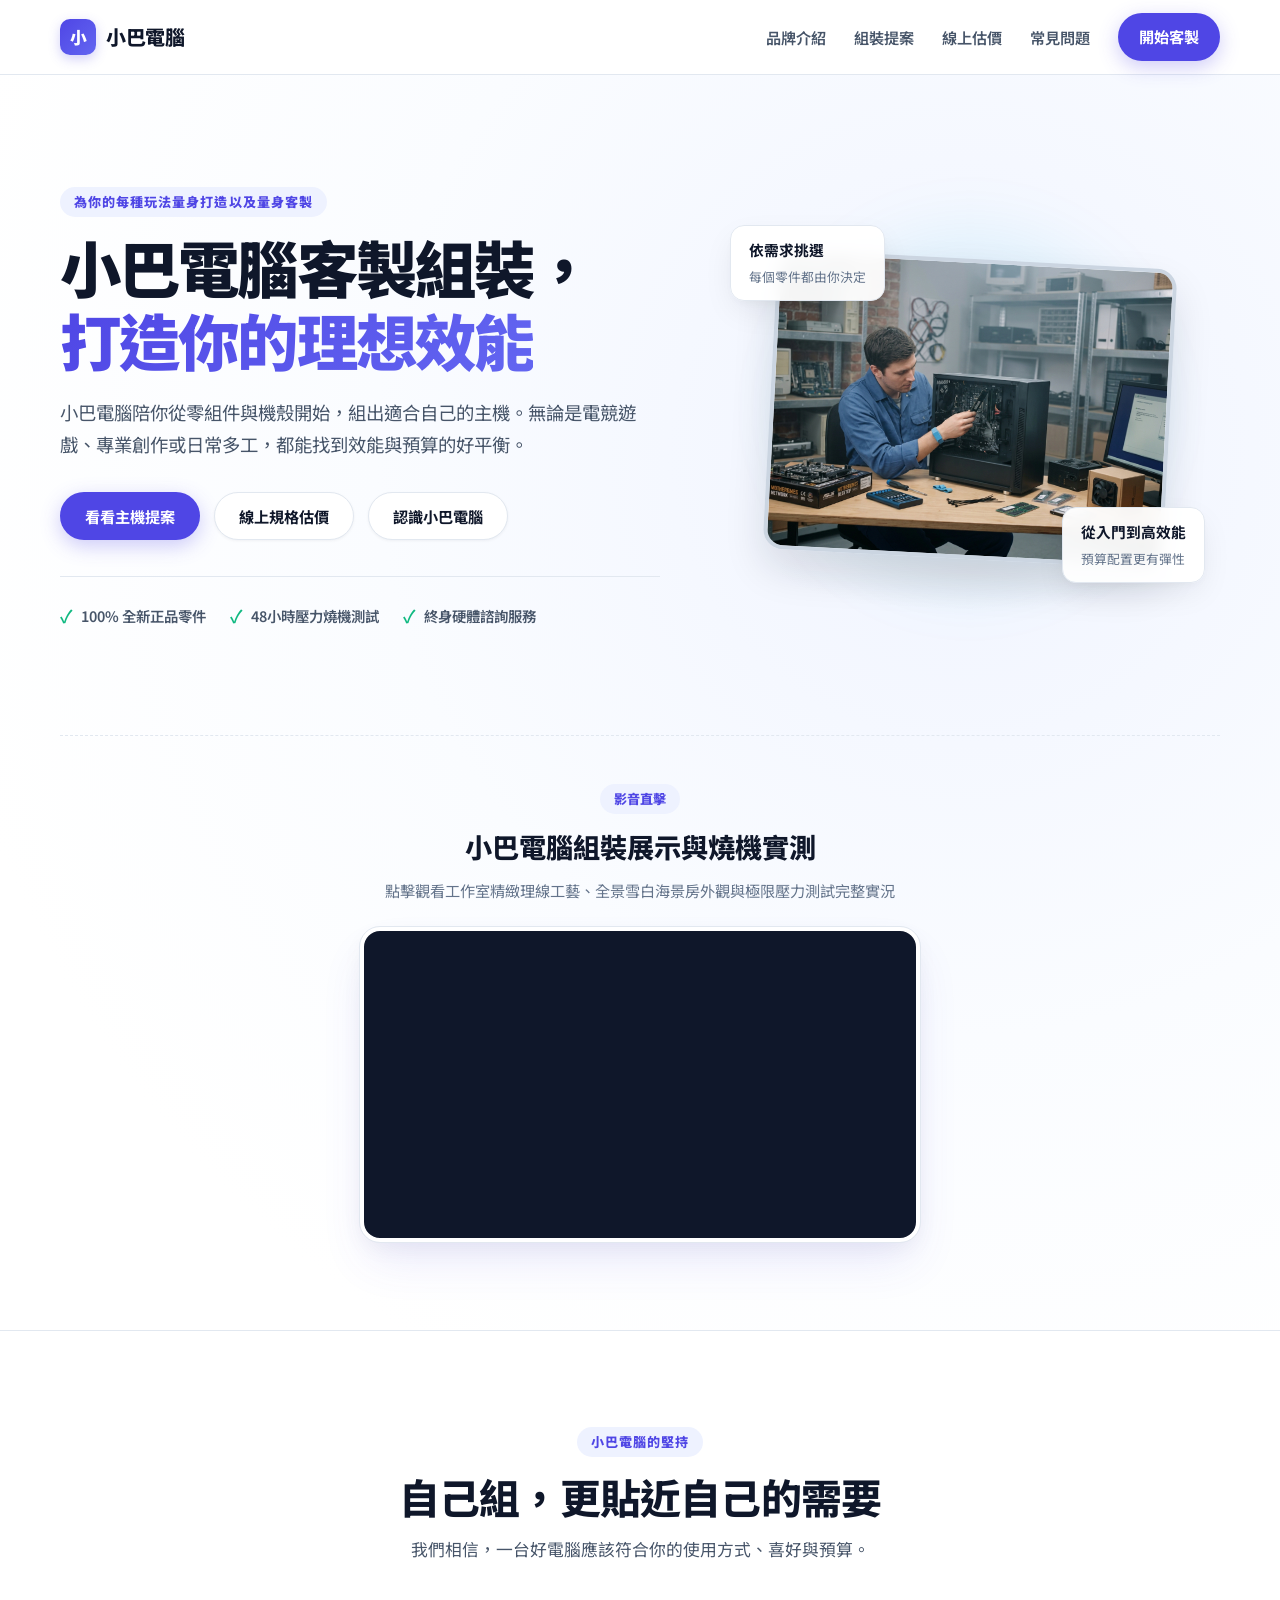
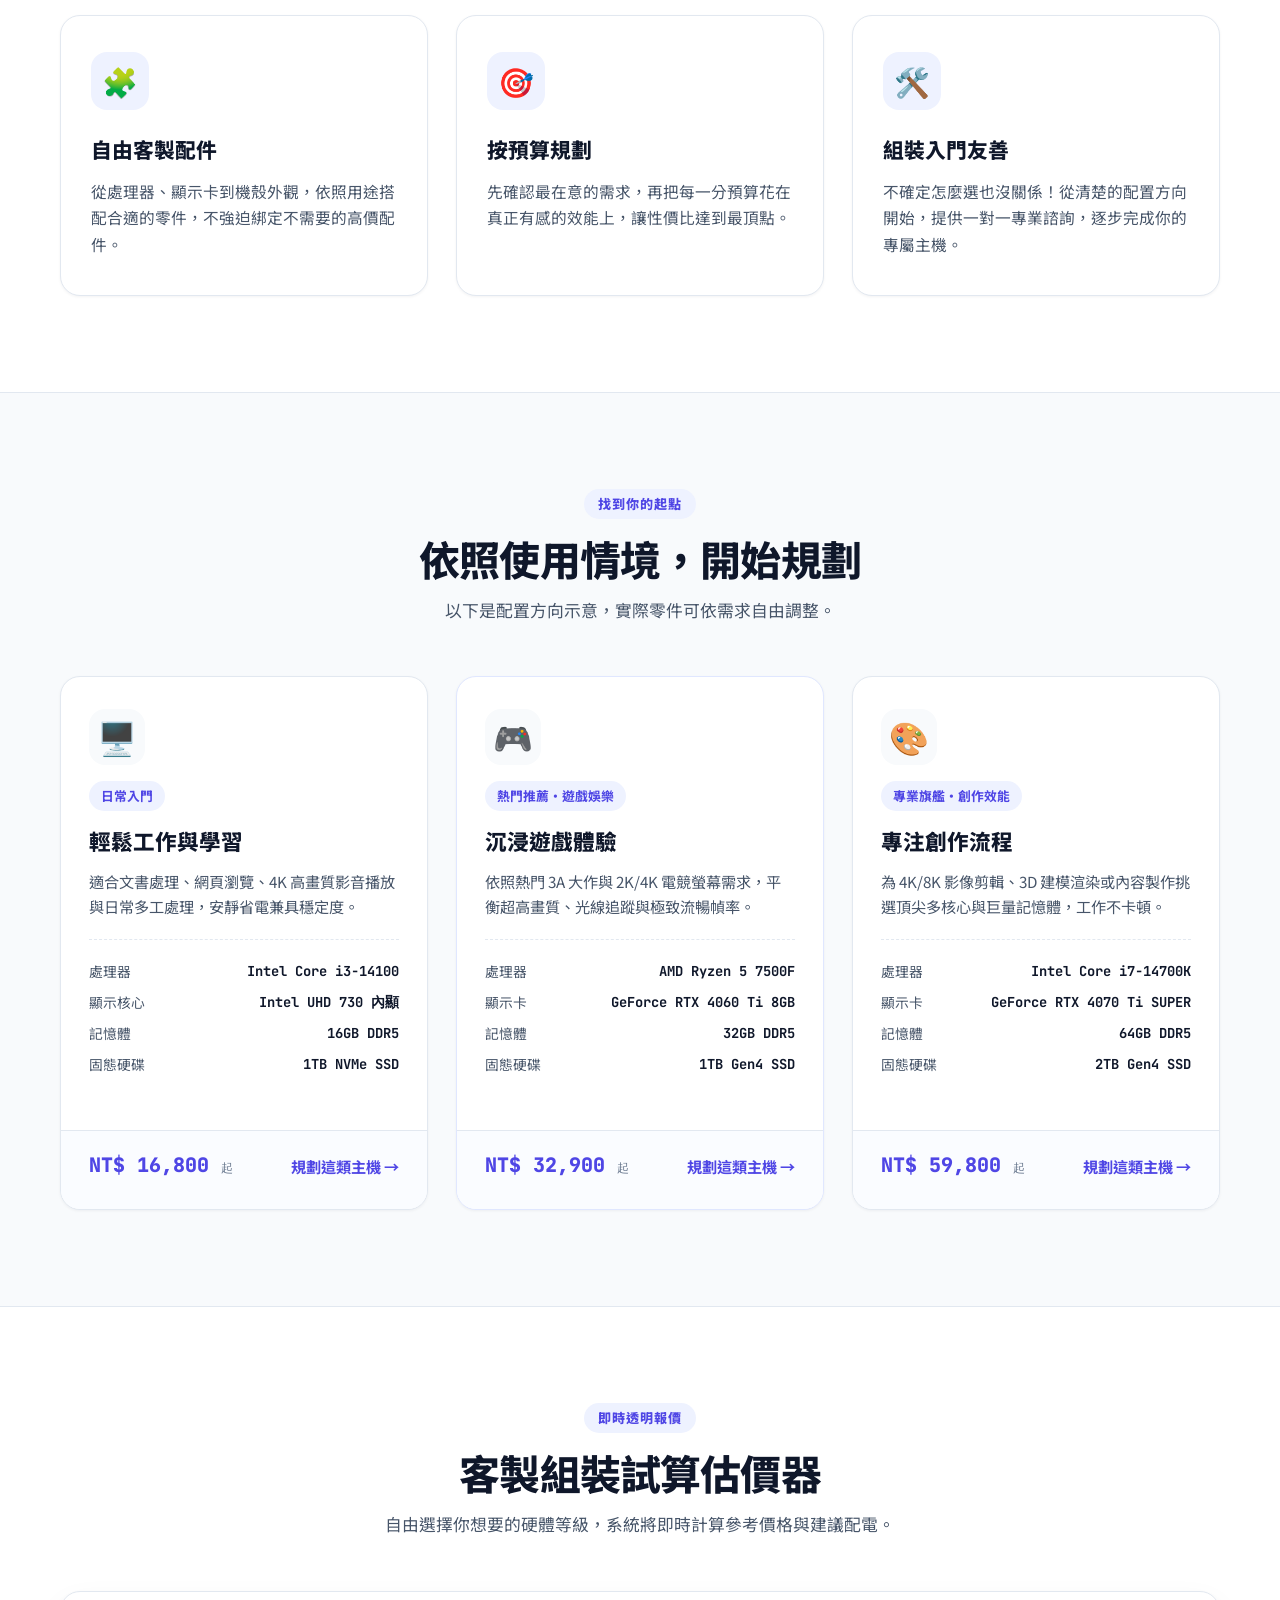
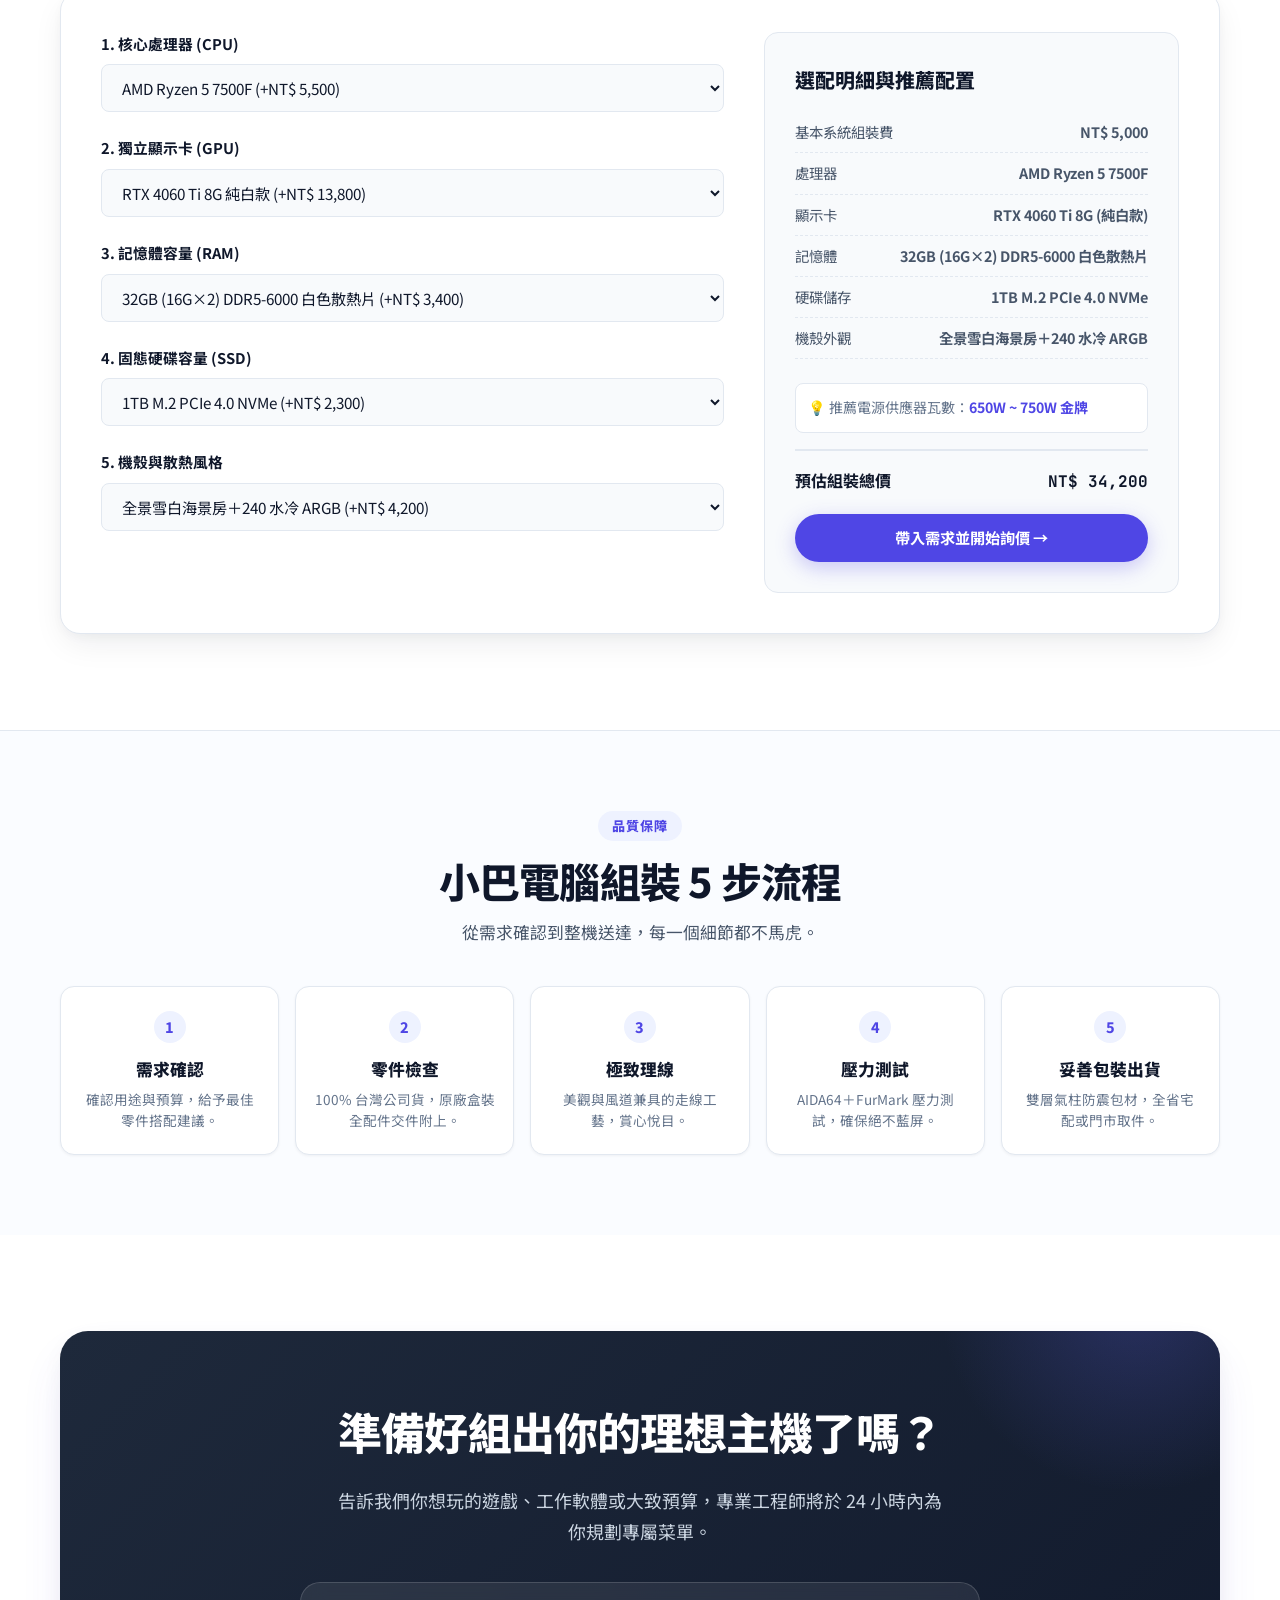
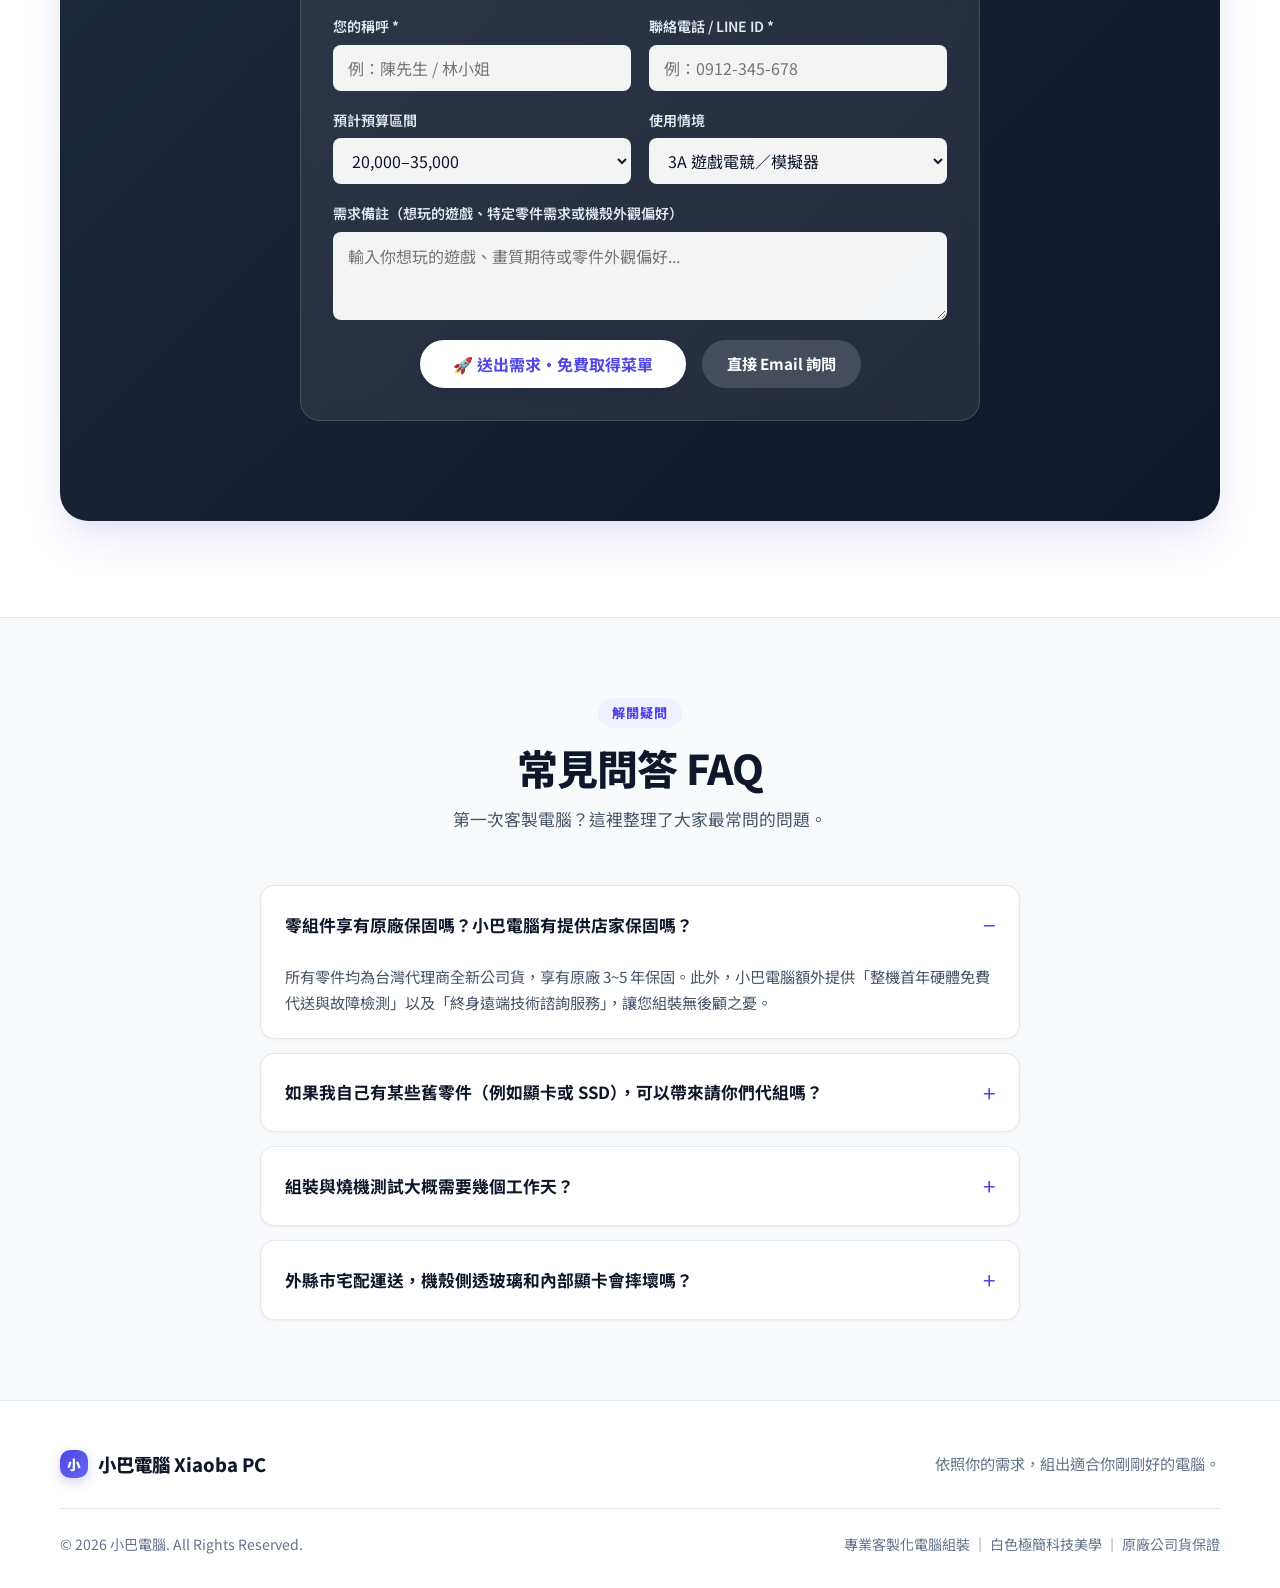
<file: onepage2/index.html>
<!DOCTYPE html>
<html lang="zh-Hant">
<head>
  <meta charset="UTF-8">
  <meta name="viewport" content="width=device-width, initial-scale=1.0">
  <meta name="description" content="小巴電腦提供客製化電腦，陪你組出理想效能與風格。專為電腦組裝者打造，自由選配、透明報價、專業燒機測試。">
  <title>小巴電腦客製組裝</title>
  <link rel="preconnect" href="https://fonts.googleapis.com">
  <link rel="preconnect" href="https://fonts.gstatic.com" crossorigin>
  <link href="https://fonts.googleapis.com/css2?family=Noto+Sans+TC:wght@400;500;600;700;800;900&family=JetBrains+Mono:wght@500;700&display=swap" rel="stylesheet">
  <style>
    /* ==========================================================================
       CSS 變數系統 - 以「白色」為核心之現代極簡科技美學
       ========================================================================== */
    :root {
      /* 白色系與背景色階 */
      --bg-body: #ffffff;
      --bg-surface: #ffffff;
      --bg-subtle: #f8fafc;
      --bg-card: #ffffff;
      --bg-panel: #f1f5f9;
      --bg-hero: radial-gradient(circle at 75% 30%, #f0f4ff 0%, #fafcff 45%, #ffffff 80%);
      
      /* 文字色階 */
      --text-main: #0f172a;
      --text-sub: #475569;
      --text-muted: #64748b;
      --text-light: #94a3b8;
      --text-white: #ffffff;

      /* 品牌核心與裝飾點綴 (沉穩藍紫科技色) */
      --brand-primary: #4f46e5;
      --brand-primary-hover: #4338ca;
      --brand-light: #eef2ff;
      --brand-border: #e0e7ff;
      --brand-accent: #06b6d4;

      /* 邊框與分割線 */
      --border-color: #e2e8f0;
      --border-light: #f1f5f9;
      --border-focus: #818cf8;

      /* 精緻陰影系統 */
      --shadow-sm: 0 1px 3px rgba(15, 23, 42, 0.05);
      --shadow-md: 0 4px 16px -2px rgba(15, 23, 42, 0.06), 0 2px 6px -1px rgba(15, 23, 42, 0.03);
      --shadow-lg: 0 12px 32px -4px rgba(15, 23, 42, 0.08), 0 4px 12px -2px rgba(15, 23, 42, 0.04);
      --shadow-xl: 0 24px 48px -8px rgba(79, 70, 229, 0.12), 0 8px 24px -4px rgba(15, 23, 42, 0.06);

      /* 版面與圓角 */
      --max-width: 1160px;
      --radius-sm: 8px;
      --radius-md: 14px;
      --radius-lg: 20px;
      --radius-full: 9999px;
      --font-base: "Noto Sans TC", -apple-system, BlinkMacSystemFont, "Segoe UI", Roboto, "Helvetica Neue", Arial, sans-serif;
      --font-mono: "JetBrains Mono", monospace;
    }

    /* ==========================================================================
       基礎重置與排版
       ========================================================================== */
    *, *::before, *::after {
      box-sizing: border-box;
      margin: 0;
      padding: 0;
    }

    html {
      scroll-behavior: smooth;
      scroll-padding-top: 80px;
    }

    body {
      background-color: var(--bg-body);
      color: var(--text-main);
      font-family: var(--font-base);
      line-height: 1.68;
      -webkit-font-smoothing: antialiased;
      -moz-osx-font-smoothing: grayscale;
    }

    a {
      color: inherit;
      text-decoration: none;
      transition: color 0.2s ease;
    }

    button, input, select, textarea {
      font: inherit;
    }

    button {
      cursor: pointer;
    }

    img {
      max-width: 100%;
      height: auto;
      display: block;
    }

    .container {
      width: min(var(--max-width), calc(100% - 40px));
      margin-inline: auto;
    }

    /* ==========================================================================
       按鈕與通用元件
       ========================================================================== */
    .btn {
      display: inline-flex;
      align-items: center;
      justify-content: center;
      gap: 8px;
      min-height: 48px;
      padding: 0 24px;
      border-radius: var(--radius-full);
      font-size: 0.95rem;
      font-weight: 700;
      cursor: pointer;
      border: 1px solid transparent;
      transition: all 0.25s cubic-bezier(0.16, 1, 0.3, 1);
      text-align: center;
      line-height: 1;
    }

    .btn:hover {
      transform: translateY(-2px);
    }

    .btn-primary {
      background-color: var(--brand-primary);
      color: #ffffff;
      box-shadow: 0 6px 20px rgba(79, 70, 229, 0.28);
    }

    .btn-primary:hover {
      background-color: var(--brand-primary-hover);
      box-shadow: 0 8px 24px rgba(79, 70, 229, 0.38);
    }

    .btn-secondary {
      background-color: #ffffff;
      color: var(--text-main);
      border-color: var(--border-color);
      box-shadow: var(--shadow-sm);
    }

    .btn-secondary:hover {
      border-color: var(--brand-primary);
      color: var(--brand-primary);
      background-color: var(--brand-light);
    }

    .btn-white {
      background-color: #ffffff;
      color: var(--brand-primary);
      box-shadow: var(--shadow-md);
    }

    .btn-white:hover {
      background-color: #f8fafc;
      color: var(--brand-primary-hover);
    }

    .section-tag {
      display: inline-block;
      font-size: 0.82rem;
      font-weight: 800;
      letter-spacing: 0.08em;
      text-transform: uppercase;
      color: var(--brand-primary);
      background-color: var(--brand-light);
      padding: 4px 14px;
      border-radius: var(--radius-full);
      margin-bottom: 14px;
    }

    .section-header {
      text-align: center;
      max-width: 680px;
      margin: 0 auto 52px;
    }

    .section-header h2 {
      font-size: clamp(2rem, 3.2vw, 2.75rem);
      font-weight: 800;
      line-height: 1.25;
      letter-spacing: -0.02em;
      color: var(--text-main);
      margin-bottom: 12px;
    }

    .section-header p {
      color: var(--text-sub);
      font-size: 1.05rem;
    }

    /* ==========================================================================
       頂部導覽列 (Sticky Header)
       ========================================================================== */
    .site-header {
      position: sticky;
      top: 0;
      z-index: 100;
      background-color: rgba(255, 255, 255, 0.92);
      backdrop-filter: blur(16px);
      -webkit-backdrop-filter: blur(16px);
      border-bottom: 1px solid var(--border-color);
      transition: background-color 0.3s;
    }

    .nav-wrapper {
      display: flex;
      align-items: center;
      justify-content: space-between;
      height: 74px;
      gap: 24px;
    }

    .brand-logo {
      display: flex;
      align-items: center;
      gap: 10px;
      font-size: 1.25rem;
      font-weight: 800;
      color: var(--text-main);
      letter-spacing: -0.02em;
    }

    .brand-badge {
      display: grid;
      place-items: center;
      width: 36px;
      height: 36px;
      border-radius: 10px;
      background: linear-gradient(135deg, var(--brand-primary), #6366f1);
      color: #ffffff;
      font-weight: 900;
      font-size: 1.05rem;
      box-shadow: 0 4px 12px rgba(79, 70, 229, 0.25);
    }

    .nav-links {
      display: flex;
      align-items: center;
      list-style: none;
      gap: 28px;
    }

    .nav-links a:not(.btn) {
      font-size: 0.95rem;
      font-weight: 600;
      color: var(--text-sub);
      position: relative;
      padding: 6px 0;
    }

    .nav-links a:not(.btn):hover {
      color: var(--brand-primary);
    }

    .nav-links a:not(.btn)::after {
      content: "";
      position: absolute;
      bottom: 0;
      left: 0;
      width: 100%;
      height: 2px;
      background-color: var(--brand-primary);
      transform: scaleX(0);
      transform-origin: right;
      transition: transform 0.25s ease;
    }

    .nav-links a:not(.btn):hover::after {
      transform: scaleX(1);
      transform-origin: left;
    }

    /* ==========================================================================
       首頁主視覺 (Hero Section)
       ========================================================================== */
    .hero-section {
      position: relative;
      background: var(--bg-hero);
      overflow: hidden;
      padding: 64px 0 88px;
      border-bottom: 1px solid var(--border-color);
    }

    .hero-grid {
      display: grid;
      grid-template-columns: 1.1fr 0.9fr;
      align-items: center;
      gap: 48px;
      min-height: 540px;
    }

    .hero-content {
      max-width: 600px;
    }

    .hero-title {
      font-size: clamp(2.5rem, 4.8vw, 4.2rem);
      font-weight: 900;
      line-height: 1.18;
      letter-spacing: -0.03em;
      color: var(--text-main);
      margin-bottom: 20px;
    }

    .hero-title span {
      background: linear-gradient(135deg, var(--brand-primary) 0%, #6366f1 100%);
      -webkit-background-clip: text;
      -webkit-text-fill-color: transparent;
    }

    .hero-desc {
      font-size: 1.15rem;
      color: var(--text-sub);
      line-height: 1.75;
      margin-bottom: 32px;
    }

    .hero-actions {
      display: flex;
      flex-wrap: wrap;
      gap: 14px;
      margin-bottom: 36px;
    }

    .hero-highlights {
      display: flex;
      align-items: center;
      gap: 24px;
      padding-top: 24px;
      border-top: 1px solid var(--border-color);
    }

    .highlight-item {
      display: flex;
      align-items: center;
      gap: 8px;
      font-size: 0.9rem;
      font-weight: 600;
      color: var(--text-sub);
    }

    .highlight-icon {
      color: #10b981;
      font-size: 1.1rem;
    }

    /* 右欄：主機插圖與規格卡片 */
    .hero-art-wrapper {
      position: relative;
      display: flex;
      justify-content: center;
      align-items: center;
      min-height: 440px;
    }

    .art-halo {
      position: absolute;
      width: 420px;
      height: 420px;
      background: radial-gradient(circle, rgba(79, 70, 229, 0.14) 0%, rgba(6, 182, 212, 0.08) 50%, transparent 70%);
      border-radius: 50%;
      filter: blur(24px);
    }

    .pc-podium {
      position: absolute;
      bottom: 20px;
      width: 380px;
      height: 80px;
      background: radial-gradient(ellipse at center, rgba(226, 232, 240, 0.9) 0%, rgba(255, 255, 255, 0) 72%);
      border-radius: 50%;
    }

    /* 主機圖片容器與互動特效 */
    .hero-img-box {
      position: relative;
      z-index: 2;
      display: inline-block;
      line-height: 0;
      border-radius: var(--radius-lg);
      transform: rotate(3deg);
      transition: transform 0.4s ease, box-shadow 0.4s ease;
      cursor: pointer;
    }

    .hero-img-box:hover {
      transform: rotate(0deg) scale(1.02);
    }

    .hero-img-box img,
    .hero-image,
    .hero-photo,
    .pc-tower-img {
      width: 400px;
      height: 300px;
      max-width: 100%;
      object-fit: cover;
      border-radius: var(--radius-lg);
      border: 4px solid #cbd5e1;
      box-shadow: 0 20px 40px rgba(15, 23, 42, 0.12), inset 0 2px 4px rgba(255, 255, 255, 0.9);
      display: block;
    }

    /* 浮動規格標籤卡片 */
    .spec-card {
      position: absolute;
      z-index: 3;
      background: rgba(255, 255, 255, 0.95);
      backdrop-filter: blur(8px);
      padding: 12px 18px;
      border-radius: var(--radius-md);
      border: 1px solid var(--border-color);
      box-shadow: var(--shadow-lg);
      font-size: 0.85rem;
      animation: floatSpec 4s ease-in-out infinite alternate;
    }

    .spec-card strong {
      display: block;
      color: var(--text-main);
      font-size: 0.92rem;
      margin-bottom: 2px;
    }

    .spec-card span {
      color: var(--text-muted);
      font-size: 0.8rem;
    }

    .spec-card-1 {
      top: 36px;
      left: 10px;
      animation-delay: 0s;
    }

    .spec-card-2 {
      bottom: 46px;
      right: 15px;
      animation-delay: 2s;
    }

    @keyframes floatSpec {
      0% { transform: translateY(0px); }
      100% { transform: translateY(-8px); }
    }

    /* ==========================================================================
       Hero 影片崁入區塊 (Video Embed)
       ========================================================================== */
    .hero-video-section {
      margin-top: 56px;
      padding-top: 48px;
      border-top: 1px dashed var(--border-color);
      display: flex;
      flex-direction: column;
      align-items: center;
      text-align: center;
    }

    .hero-video-badge {
      display: inline-block;
      font-size: 0.82rem;
      font-weight: 800;
      color: var(--brand-primary);
      background-color: var(--brand-light);
      padding: 4px 14px;
      border-radius: var(--radius-full);
      margin-bottom: 10px;
    }

    .hero-video-heading {
      font-size: clamp(1.3rem, 2.5vw, 1.7rem);
      font-weight: 800;
      color: var(--text-main);
      margin-bottom: 8px;
    }

    .hero-video-sub {
      color: var(--text-muted);
      font-size: 0.95rem;
      max-width: 580px;
      margin: 0 auto 24px;
    }

    .hero-video-player {
      width: 560px;
      max-width: 100%;
      aspect-ratio: 16 / 9;
      background: #0f172a;
      border-radius: var(--radius-lg);
      overflow: hidden;
      box-shadow: var(--shadow-xl);
      border: 4px solid #ffffff;
      outline: 1px solid var(--border-color);
    }

    .hero-video-player iframe {
      width: 100%;
      height: 100%;
      border: 0;
      display: block;
    }

    /* ==========================================================================
       品牌特色 (#about)
       ========================================================================== */
    .features-section {
      padding: 96px 0;
      background-color: #ffffff;
    }

    .features-grid {
      display: grid;
      grid-template-columns: repeat(3, 1fr);
      gap: 28px;
    }

    .feature-card {
      background: #ffffff;
      padding: 36px 30px;
      border-radius: var(--radius-lg);
      border: 1px solid var(--border-color);
      box-shadow: var(--shadow-sm);
      transition: all 0.3s ease;
      position: relative;
    }

    .feature-card:hover {
      transform: translateY(-6px);
      border-color: var(--brand-border);
      box-shadow: var(--shadow-xl);
    }

    .feature-icon-wrapper {
      width: 58px;
      height: 58px;
      border-radius: 16px;
      background-color: var(--brand-light);
      display: grid;
      place-items: center;
      font-size: 1.8rem;
      margin-bottom: 22px;
    }

    .feature-card h3 {
      font-size: 1.3rem;
      font-weight: 800;
      color: var(--text-main);
      margin-bottom: 12px;
    }

    .feature-card p {
      color: var(--text-sub);
      font-size: 0.98rem;
      line-height: 1.7;
    }

    /* ==========================================================================
       組裝提案 (#builds)
       ========================================================================== */
    .builds-section {
      padding: 96px 0;
      background-color: var(--bg-subtle);
      border-top: 1px solid var(--border-color);
      border-bottom: 1px solid var(--border-color);
    }

    .builds-grid {
      display: grid;
      grid-template-columns: repeat(3, 1fr);
      gap: 28px;
    }

    .build-card {
      background: #ffffff;
      border: 1px solid var(--border-color);
      border-radius: var(--radius-lg);
      overflow: hidden;
      box-shadow: var(--shadow-sm);
      display: flex;
      flex-direction: column;
      transition: all 0.3s cubic-bezier(0.16, 1, 0.3, 1);
      position: relative;
    }

    .build-card:hover {
      transform: translateY(-6px);
      box-shadow: var(--shadow-xl);
      border-color: var(--brand-border);
    }

    .build-card-top {
      padding: 32px 28px 20px;
      flex-grow: 1;
    }

    .build-emoji-badge {
      display: inline-flex;
      align-items: center;
      justify-content: center;
      width: 56px;
      height: 56px;
      border-radius: 16px;
      background: var(--bg-subtle);
      font-size: 2rem;
      margin-bottom: 16px;
    }

    .build-category-tag {
      display: inline-block;
      font-size: 0.8rem;
      font-weight: 700;
      color: var(--brand-primary);
      background-color: var(--brand-light);
      padding: 4px 12px;
      border-radius: var(--radius-full);
      margin-bottom: 12px;
    }

    .build-title {
      font-size: 1.35rem;
      font-weight: 800;
      color: var(--text-main);
      margin-bottom: 10px;
    }

    .build-desc {
      color: var(--text-sub);
      font-size: 0.95rem;
      line-height: 1.65;
      margin-bottom: 20px;
    }

    .build-specs-list {
      list-style: none;
      padding: 16px 0;
      border-top: 1px dashed var(--border-color);
      margin-bottom: 14px;
    }

    .build-specs-list li {
      display: flex;
      justify-content: space-between;
      font-size: 0.86rem;
      color: var(--text-sub);
      padding: 4px 0;
    }

    .build-specs-list strong {
      color: var(--text-main);
      font-family: var(--font-mono);
    }

    .build-card-footer {
      padding: 18px 28px 26px;
      background-color: #fafcff;
      border-top: 1px solid var(--border-color);
      display: flex;
      align-items: center;
      justify-content: space-between;
    }

    .build-price {
      font-size: 1.25rem;
      font-weight: 800;
      color: var(--brand-primary);
      font-family: var(--font-mono);
    }

    .build-price small {
      font-size: 0.78rem;
      color: var(--text-muted);
      font-weight: 500;
    }

    .build-link {
      display: inline-flex;
      align-items: center;
      gap: 6px;
      color: var(--brand-primary);
      font-size: 0.95rem;
      font-weight: 700;
      transition: gap 0.2s;
    }

    .build-link:hover {
      color: var(--brand-primary-hover);
      gap: 10px;
    }

    /* ==========================================================================
       互動式客製化組裝即時估價器 (Interactive PC Builder)
       ========================================================================== */
    .configurator-section {
      padding: 96px 0;
      background-color: #ffffff;
    }

    .configurator-box {
      background: #ffffff;
      border: 1px solid var(--border-color);
      border-radius: var(--radius-lg);
      box-shadow: var(--shadow-lg);
      padding: 40px;
      display: grid;
      grid-template-columns: 1.2fr 0.8fr;
      gap: 40px;
    }

    .config-options {
      display: flex;
      flex-direction: column;
      gap: 24px;
    }

    .config-group label {
      display: block;
      font-size: 0.92rem;
      font-weight: 700;
      color: var(--text-main);
      margin-bottom: 8px;
    }

    .config-select {
      width: 100%;
      height: 48px;
      border: 1px solid var(--border-color);
      border-radius: var(--radius-sm);
      padding: 0 16px;
      background-color: var(--bg-subtle);
      color: var(--text-main);
      font-size: 0.95rem;
      transition: border-color 0.2s;
      outline: none;
    }

    .config-select:focus {
      border-color: var(--brand-primary);
      background-color: #ffffff;
      box-shadow: 0 0 0 3px rgba(79, 70, 229, 0.15);
    }

    .config-summary {
      background: var(--bg-subtle);
      border: 1px solid var(--border-color);
      border-radius: var(--radius-md);
      padding: 30px;
      display: flex;
      flex-direction: column;
      justify-content: space-between;
    }

    .config-summary h3 {
      font-size: 1.25rem;
      font-weight: 800;
      color: var(--text-main);
      margin-bottom: 16px;
    }

    .config-receipt {
      list-style: none;
      margin-bottom: 24px;
    }

    .config-receipt li {
      display: flex;
      justify-content: space-between;
      padding: 8px 0;
      font-size: 0.9rem;
      color: var(--text-sub);
      border-bottom: 1px dashed var(--border-color);
    }

    .config-total {
      margin-top: 16px;
      padding-top: 16px;
      border-top: 2px solid var(--border-color);
      display: flex;
      align-items: baseline;
      justify-content: space-between;
    }

    .config-total span {
      font-size: 1rem;
      font-weight: 700;
      color: var(--text-main);
    }

    .config-total-val {
      font-size: 1.85rem;
      font-weight: 900;
      color: var(--brand-primary);
      font-family: var(--font-mono);
    }

    /* ==========================================================================
       組裝 5 大堅持流程
       ========================================================================== */
    .process-section {
      padding: 80px 0;
      background-color: #fafcff;
      border-top: 1px solid var(--border-color);
    }

    .process-steps {
      display: grid;
      grid-template-columns: repeat(5, 1fr);
      gap: 16px;
      position: relative;
    }

    .process-step {
      background: #ffffff;
      padding: 24px 18px;
      border-radius: var(--radius-md);
      border: 1px solid var(--border-color);
      box-shadow: var(--shadow-sm);
      text-align: center;
      position: relative;
    }

    .step-num {
      width: 32px;
      height: 32px;
      background: var(--brand-light);
      color: var(--brand-primary);
      border-radius: 50%;
      display: grid;
      place-items: center;
      font-weight: 800;
      font-size: 0.9rem;
      margin: 0 auto 12px;
    }

    .process-step h4 {
      font-size: 1.05rem;
      font-weight: 800;
      margin-bottom: 6px;
      color: var(--text-main);
    }

    .process-step p {
      font-size: 0.85rem;
      color: var(--text-muted);
      line-height: 1.5;
    }

    /* ==========================================================================
       聯絡行動區 (#contact)
       ========================================================================== */
    .contact-section {
      padding: 96px 0;
      background-color: #ffffff;
    }

    .contact-panel {
      background: linear-gradient(135deg, #1e293b 0%, #0f172a 100%);
      color: #ffffff;
      border-radius: 28px;
      padding: 64px 48px;
      box-shadow: var(--shadow-xl);
      text-align: center;
      position: relative;
      overflow: hidden;
    }

    .contact-panel::before {
      content: "";
      position: absolute;
      top: -30%;
      right: -10%;
      width: 400px;
      height: 400px;
      background: radial-gradient(circle, rgba(99, 102, 241, 0.25) 0%, transparent 70%);
      border-radius: 50%;
      pointer-events: none;
    }

    .contact-title {
      font-size: clamp(2rem, 3.5vw, 2.75rem);
      font-weight: 800;
      letter-spacing: -0.02em;
      margin-bottom: 16px;
    }

    .contact-desc {
      color: #cbd5e1;
      font-size: 1.12rem;
      max-width: 620px;
      margin: 0 auto 36px;
      line-height: 1.7;
    }

    .contact-form-wrapper {
      max-width: 680px;
      margin: 0 auto 36px;
      background: rgba(255, 255, 255, 0.08);
      backdrop-filter: blur(12px);
      border: 1px solid rgba(255, 255, 255, 0.15);
      border-radius: var(--radius-lg);
      padding: 32px;
      text-align: left;
    }

    .form-grid {
      display: grid;
      grid-template-columns: 1fr 1fr;
      gap: 18px;
      margin-bottom: 18px;
    }

    .form-group {
      display: flex;
      flex-direction: column;
      gap: 6px;
    }

    .form-group label {
      font-size: 0.88rem;
      color: #e2e8f0;
      font-weight: 600;
    }

    .form-control {
      height: 46px;
      border-radius: var(--radius-sm);
      border: 1px solid rgba(255, 255, 255, 0.2);
      background: rgba(255, 255, 255, 0.95);
      color: var(--text-main);
      padding: 0 14px;
      outline: none;
      transition: border-color 0.2s;
    }

    .form-control:focus {
      border-color: #818cf8;
      box-shadow: 0 0 0 3px rgba(129, 140, 248, 0.35);
    }

    textarea.form-control {
      height: 88px;
      padding-top: 10px;
      resize: vertical;
    }

    .contact-actions {
      display: flex;
      justify-content: center;
      gap: 16px;
      flex-wrap: wrap;
    }

    /* ==========================================================================
       常見問題 FAQ 手風琴
       ========================================================================== */
    .faq-section {
      padding: 80px 0;
      background-color: var(--bg-subtle);
      border-top: 1px solid var(--border-color);
    }

    .faq-accordion {
      max-width: 760px;
      margin: 0 auto;
      display: flex;
      flex-direction: column;
      gap: 14px;
    }

    .faq-item {
      background: #ffffff;
      border: 1px solid var(--border-color);
      border-radius: var(--radius-md);
      overflow: hidden;
      box-shadow: var(--shadow-sm);
    }

    .faq-question {
      padding: 20px 24px;
      font-weight: 700;
      font-size: 1.05rem;
      color: var(--text-main);
      cursor: pointer;
      display: flex;
      justify-content: space-between;
      align-items: center;
      user-select: none;
    }

    .faq-question::after {
      content: "+";
      font-size: 1.4rem;
      font-weight: 400;
      color: var(--brand-primary);
      transition: transform 0.2s;
    }

    .faq-item.active .faq-question::after {
      content: "−";
    }

    .faq-answer {
      display: none;
      padding: 0 24px 22px;
      color: var(--text-sub);
      font-size: 0.95rem;
      line-height: 1.7;
    }

    .faq-item.active .faq-answer {
      display: block;
    }

    /* ==========================================================================
       頁尾 (Site Footer)
       ========================================================================== */
    .site-footer {
      background-color: #ffffff;
      border-top: 1px solid var(--border-color);
      padding: 48px 0 32px;
    }

    .footer-content {
      display: flex;
      align-items: center;
      justify-content: space-between;
      flex-wrap: wrap;
      gap: 24px;
      padding-bottom: 28px;
      border-bottom: 1px solid var(--border-color);
      margin-bottom: 24px;
    }

    .footer-brand {
      display: flex;
      align-items: center;
      gap: 10px;
      font-weight: 800;
      font-size: 1.15rem;
    }

    .footer-tagline {
      color: var(--text-muted);
      font-size: 0.95rem;
    }

    .footer-bottom {
      display: flex;
      justify-content: space-between;
      align-items: center;
      font-size: 0.88rem;
      color: var(--text-muted);
      flex-wrap: wrap;
      gap: 12px;
    }

    /* ==========================================================================
       響應式設計 (RWD Media Queries)
       ========================================================================== */
    @media (max-width: 992px) {
      .hero-grid {
        grid-template-columns: 1fr;
        gap: 40px;
        text-align: center;
      }
      .hero-content {
        margin: 0 auto;
      }
      .hero-actions {
        justify-content: center;
      }
      .hero-highlights {
        justify-content: center;
      }
      .features-grid, .builds-grid {
        grid-template-columns: repeat(2, 1fr);
      }
      .configurator-box {
        grid-template-columns: 1fr;
      }
      .process-steps {
        grid-template-columns: repeat(2, 1fr);
      }
    }

    @media (max-width: 768px) {
      .nav-links li:not(:last-child) {
        display: none;
      }
      .features-grid, .builds-grid {
        grid-template-columns: 1fr;
      }
      .form-grid {
        grid-template-columns: 1fr;
      }
      .contact-panel {
        padding: 42px 20px;
      }
      .contact-form-wrapper {
        padding: 22px 16px;
      }
      .process-steps {
        grid-template-columns: 1fr;
      }
      .footer-content, .footer-bottom {
        flex-direction: column;
        align-items: flex-start;
      }
      .hero-img-box img,
      .hero-image,
      .hero-photo,
      .pc-tower-img {
        width: 100%;
        max-width: 380px;
        height: auto;
        aspect-ratio: 4 / 3;
      }
      .spec-card-1 {
        left: 0;
        top: 10px;
        padding: 8px 12px;
      }
      .spec-card-2 {
        right: 0;
        bottom: 15px;
        padding: 8px 12px;
      }
      .hero-video-section {
        margin-top: 40px;
        padding-top: 36px;
      }
    }

    @media (prefers-reduced-motion: reduce) {
      *, *::before, *::after {
        animation-duration: 0.01ms !important;
        animation-iteration-count: 1 !important;
        transition-duration: 0.01ms !important;
        scroll-behavior: auto !important;
      }
    }
  </style>
</head>
<body id="top">

  <!-- ========================================================================
       4.1 頂部導覽列
       ======================================================================== -->
  <header class="site-header">
    <div class="container">
      <nav class="nav-wrapper" aria-label="主要導覽">
        <a href="#top" class="brand-logo" aria-label="小巴電腦 回到頁首">
          <span class="brand-badge" aria-hidden="true">小</span>
          <span>小巴電腦</span>
        </a>
        <ul class="nav-links">
          <li><a href="#about">品牌介紹</a></li>
          <li><a href="#builds">組裝提案</a></li>
          <li><a href="#configurator">線上估價</a></li>
          <li><a href="#faq">常見問題</a></li>
          <li><a href="#contact" class="btn btn-primary" style="padding: 10px 20px; font-size: 0.95rem;">開始客製</a></li>
        </ul>
      </nav>
    </div>
  </header>

  <main>
    <!-- ======================================================================
         4.1 首頁主視覺 (Hero Section)
         ====================================================================== -->
    <section class="hero-section" aria-labelledby="hero-title">
      <div class="container">
        <div class="hero-grid">
          
          <!-- 左欄：文案與行動按鈕 -->
          <div class="hero-content">
            <span class="section-tag">為你的每種玩法量身打造以及量身客製</span>
            <h1 id="hero-title" class="hero-title">
              小巴電腦客製組裝，<br>
              <span>打造你的理想效能</span>
            </h1>
            <p class="hero-desc">
              小巴電腦陪你從零組件與機殼開始，組出適合自己的主機。無論是電競遊戲、專業創作或日常多工，都能找到效能與預算的好平衡。
            </p>
            <div class="hero-actions">
              <a href="#builds" class="btn btn-primary">看看主機提案</a>
              <a href="#configurator" class="btn btn-secondary">線上規格估價</a>
              <a href="#about" class="btn btn-secondary">認識小巴電腦</a>
            </div>
            <div class="hero-highlights">
              <div class="highlight-item">
                <span class="highlight-icon">✓</span> 100% 全新正品零件
              </div>
              <div class="highlight-item">
                <span class="highlight-icon">✓</span> 48小時壓力燒機測試
              </div>
              <div class="highlight-item">
                <span class="highlight-icon">✓</span> 終身硬體諮詢服務
              </div>
            </div>
          </div>

          <!-- 右欄：主機圖片與浮動規格卡 -->
          <div class="hero-art-wrapper" role="img" aria-label="小巴電腦客製化主機組裝示意">
            <div class="art-halo"></div>
            <div class="pc-podium"></div>

            <div class="hero-img-box">
              <img src="images/hero.jfif" width="400" height="300" alt="小巴電腦客製化桌上型主機組裝" class="hero-image hero-photo pc-tower-img" onerror="this.onerror=null; this.src='images/hero.jpg'">
            </div>

            <!-- 兩張資訊浮動卡片 -->
            <div class="spec-card spec-card-1">
              <strong>依需求挑選</strong>
              <span>每個零件都由你決定</span>
            </div>
            <div class="spec-card spec-card-2">
              <strong>從入門到高效能</strong>
              <span>預算配置更有彈性</span>
            </div>
          </div>

        </div>

        <!-- 影片崁入 (YouTube 影音直擊) -->
        <div class="hero-video-section">
          <span class="hero-video-badge">影音直擊</span>
          <h2 class="hero-video-heading">小巴電腦組裝展示與燒機實測</h2>
          <p class="hero-video-sub">點擊觀看工作室精緻理線工藝、全景雪白海景房外觀與極限壓力測試完整實況</p>
          <div class="hero-video-player">
            <iframe width="560" height="315" src="https://www.youtube.com/embed/xPsJUEbS4Oo" title="小巴電腦客製組裝展示影片" allow="accelerometer; autoplay; clipboard-write; encrypted-media; gyroscope; picture-in-picture; web-share" allowfullscreen></iframe>
          </div>
        </div>

      </div>
    </section>

    <!-- ======================================================================
         4.2 品牌特色 (#about)
         ====================================================================== -->
    <section id="about" class="features-section" aria-labelledby="about-title">
      <div class="container">
        <div class="section-header">
          <span class="section-tag">小巴電腦的堅持</span>
          <h2 id="about-title">自己組，更貼近自己的需要</h2>
          <p>我們相信，一台好電腦應該符合你的使用方式、喜好與預算。</p>
        </div>

        <div class="features-grid">
          <article class="feature-card">
            <div class="feature-icon-wrapper" aria-hidden="true">🧩</div>
            <h3>自由客製配件</h3>
            <p>從處理器、顯示卡到機殼外觀，依照用途搭配合適的零件，不強迫綁定不需要的高價配件。</p>
          </article>

          <article class="feature-card">
            <div class="feature-icon-wrapper" aria-hidden="true">🎯</div>
            <h3>按預算規劃</h3>
            <p>先確認最在意的需求，再把每一分預算花在真正有感的效能上，讓性價比達到最頂點。</p>
          </article>

          <article class="feature-card">
            <div class="feature-icon-wrapper" aria-hidden="true">🛠️</div>
            <h3>組裝入門友善</h3>
            <p>不確定怎麼選也沒關係！從清楚的配置方向開始，提供一對一專業諮詢，逐步完成你的專屬主機。</p>
          </article>
        </div>
      </div>
    </section>

    <!-- ======================================================================
         4.3 組裝提案 (#builds)
         ====================================================================== -->
    <section id="builds" class="builds-section" aria-labelledby="builds-title">
      <div class="container">
        <div class="section-header">
          <span class="section-tag">找到你的起點</span>
          <h2 id="builds-title">依照使用情境，開始規劃</h2>
          <p>以下是配置方向示意，實際零件可依需求自由調整。</p>
        </div>

        <div class="builds-grid">
          
          <!-- 提案 1：日常入門 -->
          <article class="build-card">
            <div class="build-card-top">
              <span class="build-emoji-badge" aria-hidden="true">🖥️</span>
              <br>
              <span class="build-category-tag">日常入門</span>
              <h3 class="build-title">輕鬆工作與學習</h3>
              <p class="build-desc">適合文書處理、網頁瀏覽、4K 高畫質影音播放與日常多工處理，安靜省電兼具穩定度。</p>
              
              <ul class="build-specs-list">
                <li><span>處理器</span> <strong>Intel Core i3-14100</strong></li>
                <li><span>顯示核心</span> <strong>Intel UHD 730 內顯</strong></li>
                <li><span>記憶體</span> <strong>16GB DDR5</strong></li>
                <li><span>固態硬碟</span> <strong>1TB NVMe SSD</strong></li>
              </ul>
            </div>
            <div class="build-card-footer">
              <div class="build-price">NT$ 16,800 <small>起</small></div>
              <a href="#contact" class="build-link">規劃這類主機 →</a>
            </div>
          </article>

          <!-- 提案 2：遊戲娛樂 -->
          <article class="build-card" style="border-color: var(--brand-border);">
            <div class="build-card-top">
              <span class="build-emoji-badge" aria-hidden="true">🎮</span>
              <br>
              <span class="build-category-tag">熱門推薦・遊戲娛樂</span>
              <h3 class="build-title">沉浸遊戲體驗</h3>
              <p class="build-desc">依照熱門 3A 大作與 2K/4K 電競螢幕需求，平衡超高畫質、光線追蹤與極致流暢幀率。</p>

              <ul class="build-specs-list">
                <li><span>處理器</span> <strong>AMD Ryzen 5 7500F</strong></li>
                <li><span>顯示卡</span> <strong>GeForce RTX 4060 Ti 8GB</strong></li>
                <li><span>記憶體</span> <strong>32GB DDR5</strong></li>
                <li><span>固態硬碟</span> <strong>1TB Gen4 SSD</strong></li>
              </ul>
            </div>
            <div class="build-card-footer">
              <div class="build-price">NT$ 32,900 <small>起</small></div>
              <a href="#contact" class="build-link">規劃這類主機 →</a>
            </div>
          </article>

          <!-- 提案 3：創作效能 -->
          <article class="build-card">
            <div class="build-card-top">
              <span class="build-emoji-badge" aria-hidden="true">🎨</span>
              <br>
              <span class="build-category-tag">專業旗艦・創作效能</span>
              <h3 class="build-title">專注創作流程</h3>
              <p class="build-desc">為 4K/8K 影像剪輯、3D 建模渲染或內容製作挑選頂尖多核心與巨量記憶體，工作不卡頓。</p>

              <ul class="build-specs-list">
                <li><span>處理器</span> <strong>Intel Core i7-14700K</strong></li>
                <li><span>顯示卡</span> <strong>GeForce RTX 4070 Ti SUPER</strong></li>
                <li><span>記憶體</span> <strong>64GB DDR5</strong></li>
                <li><span>固態硬碟</span> <strong>2TB Gen4 SSD</strong></li>
              </ul>
            </div>
            <div class="build-card-footer">
              <div class="build-price">NT$ 59,800 <small>起</small></div>
              <a href="#contact" class="build-link">規劃這類主機 →</a>
            </div>
          </article>

        </div>
      </div>
    </section>

    <!-- ======================================================================
         4.4 客製組裝試算估價器 (#configurator)
         ====================================================================== -->
    <section id="configurator" class="configurator-section" aria-labelledby="config-title">
      <div class="container">
        <div class="section-header">
          <span class="section-tag">即時透明報價</span>
          <h2 id="config-title">客製組裝試算估價器</h2>
          <p>自由選擇你想要的硬體等級，系統將即時計算參考價格與建議配電。</p>
        </div>

        <div class="configurator-box">
          <div class="config-options">
            <div class="config-group">
              <label for="cfg-cpu">1. 核心處理器 (CPU)</label>
              <select id="cfg-cpu" class="config-select" onchange="updatePCPrice()">
                <option value="6000" data-name="Intel Core i5-14400 (10核/16緒)">Intel Core i5-14400 (+NT$ 6,000)</option>
                <option value="5500" data-name="AMD Ryzen 5 7500F (6核/12緒)" selected>AMD Ryzen 5 7500F (+NT$ 5,500)</option>
                <option value="12800" data-name="Intel Core i7-14700K (20核/28緒)">Intel Core i7-14700K (+NT$ 12,800)</option>
                <option value="18500" data-name="AMD Ryzen 7 7800X3D (電競神U)">AMD Ryzen 7 7800X3D (+NT$ 18,500)</option>
              </select>
            </div>

            <div class="config-group">
              <label for="cfg-gpu">2. 獨立顯示卡 (GPU)</label>
              <select id="cfg-gpu" class="config-select" onchange="updatePCPrice()">
                <option value="0" data-name="處理器內顯 (文書適用)">處理器內顯 (NT$ 0)</option>
                <option value="9500" data-name="NVIDIA RTX 4060 8G">NVIDIA RTX 4060 8G (+NT$ 9,500)</option>
                <option value="13800" data-name="RTX 4060 Ti 8G (純白款)" selected>RTX 4060 Ti 8G 純白款 (+NT$ 13,800)</option>
                <option value="28500" data-name="RTX 4070 Ti SUPER 16G">RTX 4070 Ti SUPER 16G (+NT$ 28,500)</option>
                <option value="36900" data-name="RTX 4080 SUPER 16G (白化旗艦)">RTX 4080 SUPER 16G 白化旗艦 (+NT$ 36,900)</option>
              </select>
            </div>

            <div class="config-group">
              <label for="cfg-ram">3. 記憶體容量 (RAM)</label>
              <select id="cfg-ram" class="config-select" onchange="updatePCPrice()">
                <option value="1800" data-name="16GB (8G×2) DDR5-5600">16GB (8G×2) DDR5-5600 (+NT$ 1,800)</option>
                <option value="3400" data-name="32GB (16G×2) DDR5-6000 白色散熱片" selected>32GB (16G×2) DDR5-6000 白色散熱片 (+NT$ 3,400)</option>
                <option value="6800" data-name="64GB (32G×2) DDR5-6000 創作者首選">64GB (32G×2) DDR5-6000 創作者首選 (+NT$ 6,800)</option>
              </select>
            </div>

            <div class="config-group">
              <label for="cfg-ssd">4. 固態硬碟容量 (SSD)</label>
              <select id="cfg-ssd" class="config-select" onchange="updatePCPrice()">
                <option value="2300" data-name="1TB M.2 PCIe 4.0 NVMe" selected>1TB M.2 PCIe 4.0 NVMe (+NT$ 2,300)</option>
                <option value="4400" data-name="2TB M.2 PCIe 4.0 NVMe">2TB M.2 PCIe 4.0 NVMe (+NT$ 4,400)</option>
              </select>
            </div>

            <div class="config-group">
              <label for="cfg-case">5. 機殼與散熱風格</label>
              <select id="cfg-case" class="config-select" onchange="updatePCPrice()">
                <option value="2400" data-name="極簡白・靜音緊湊型">極簡白靜音緊湊型 (+NT$ 2,400)</option>
                <option value="4200" data-name="全景雪白海景房＋240 水冷 ARGB" selected>全景雪白海景房＋240 水冷 ARGB (+NT$ 4,200)</option>
                <option value="6500" data-name="無立柱雙面玻璃海景房＋360 白色水冷">無立柱雙面玻璃海景房＋360 白色水冷 (+NT$ 6,500)</option>
              </select>
            </div>
          </div>

          <div class="config-summary">
            <div>
              <h3>選配明細與推薦配置</h3>
              <ul id="cfg-receipt" class="config-receipt">
                <li><span>基本系統組裝費</span> <strong>NT$ 5,000</strong></li>
                <li><span>處理器</span> <strong id="rec-cpu">AMD Ryzen 5 7500F</strong></li>
                <li><span>顯示卡</span> <strong id="rec-gpu">RTX 4060 Ti 8G (純白款)</strong></li>
                <li><span>記憶體</span> <strong id="rec-ram">32GB (16G×2) DDR5-6000 白色散熱片</strong></li>
                <li><span>硬碟儲存</span> <strong id="rec-ssd">1TB M.2 PCIe 4.0 NVMe</strong></li>
                <li><span>機殼外觀</span> <strong id="rec-case">全景雪白海景房＋240 水冷 ARGB</strong></li>
              </ul>
              <div style="font-size: 0.88rem; color: var(--text-muted); background: #ffffff; padding: 12px; border-radius: var(--radius-sm); border: 1px solid var(--border-color);">
                💡 推薦電源供應器瓦數：<strong id="rec-psu" style="color: var(--brand-primary);">650W ~ 750W 金牌</strong>
              </div>
            </div>

            <div>
              <div class="config-total">
                <span>預估組裝總價</span>
                <span id="config-total-val" class="config-total-val">NT$ 34,200</span>
              </div>
              <button type="button" onclick="applyConfigToForm()" class="btn btn-primary" style="width: 100%; margin-top: 18px;">
                帶入需求並開始詢價 →
              </button>
            </div>
          </div>
        </div>
      </div>
    </section>

    <!-- ======================================================================
         4.5 組裝流程
         ====================================================================== -->
    <section class="process-section">
      <div class="container">
        <div class="section-header" style="margin-bottom: 40px;">
          <span class="section-tag">品質保障</span>
          <h2>小巴電腦組裝 5 步流程</h2>
          <p>從需求確認到整機送達，每一個細節都不馬虎。</p>
        </div>

        <div class="process-steps">
          <div class="process-step">
            <div class="step-num">1</div>
            <h4>需求確認</h4>
            <p>確認用途與預算，給予最佳零件搭配建議。</p>
          </div>
          <div class="process-step">
            <div class="step-num">2</div>
            <h4>零件檢查</h4>
            <p>100% 台灣公司貨，原廠盒裝全配件交件附上。</p>
          </div>
          <div class="process-step">
            <div class="step-num">3</div>
            <h4>極致理線</h4>
            <p>美觀與風道兼具的走線工藝，賞心悅目。</p>
          </div>
          <div class="process-step">
            <div class="step-num">4</div>
            <h4>壓力測試</h4>
            <p>AIDA64＋FurMark 壓力測試，確保絕不藍屏。</p>
          </div>
          <div class="process-step">
            <div class="step-num">5</div>
            <h4>妥善包裝出貨</h4>
            <p>雙層氣柱防震包材，全省宅配或門市取件。</p>
          </div>
        </div>
      </div>
    </section>

    <!-- ======================================================================
         4.6 聯絡詢價 (#contact)
         ====================================================================== -->
    <section id="contact" class="contact-section" aria-labelledby="contact-title">
      <div class="container">
        <div class="contact-panel">
          <h2 id="contact-title" class="contact-title">準備好組出你的理想主機了嗎？</h2>
          <p class="contact-desc">
            告訴我們你想玩的遊戲、工作軟體或大致預算，專業工程師將於 24 小時內為你規劃專屬菜單。
          </p>

          <form id="inquiry-form" class="contact-form-wrapper" onsubmit="handleInquirySubmit(event)">
            <div class="form-grid">
              <div class="form-group">
                <label for="contact-name">您的稱呼 *</label>
                <input type="text" id="contact-name" class="form-control" placeholder="例：陳先生 / 林小姐" required>
              </div>
              <div class="form-group">
                <label for="contact-phone">聯絡電話 / LINE ID *</label>
                <input type="text" id="contact-phone" class="form-control" placeholder="例：0912-345-678" required>
              </div>
            </div>

            <div class="form-grid">
              <div class="form-group">
                <label for="contact-budget">預計預算區間</label>
                <select id="contact-budget" class="form-control">
                  <option value="20000以下">20,000 以下</option>
                  <option value="20000-35000" selected>20,000–35,000</option>
                  <option value="35000-50000">35,000–50,000</option>
                  <option value="50000以上">50,000 以上</option>
                </select>
              </div>
              <div class="form-group">
                <label for="contact-usage">使用情境</label>
                <select id="contact-usage" class="form-control">
                  <option value="gaming" selected>3A 遊戲電競／模擬器</option>
                  <option value="creator">影音剪輯／3D 動畫／渲染</option>
                  <option value="office">文書辦公／上課學習／股票看盤</option>
                  <option value="ai">AI 深度學習／本地模型</option>
                </select>
              </div>
            </div>

            <div class="form-group" style="margin-bottom: 20px;">
              <label for="contact-notes">需求備註（想玩的遊戲、特定零件需求或機殼外觀偏好）</label>
              <textarea id="contact-notes" class="form-control" placeholder="輸入你想玩的遊戲、畫質期待或零件外觀偏好..."></textarea>
            </div>

            <div class="contact-actions">
              <button type="submit" class="btn btn-white" style="font-size: 1rem; padding: 0 32px;">
                🚀 送出需求・免費取得菜單
              </button>
              <a class="btn" style="background: rgba(255, 255, 255, 0.15); color: #ffffff;" href="mailto:hello@xiaoba-pc.example?subject=%E5%B0%8F%E5%B7%B4%E9%9B%BB%E8%85%A6%E5%AE%A2%E8%A3%BD%E9%9C%80%E6%B1%82">
                直接 Email 詢問
              </a>
            </div>
            <div id="form-feedback" style="display: none; text-align: center; margin-top: 16px; color: #a7f3d0; font-weight: 700;"></div>
          </form>
        </div>
      </div>
    </section>

    <!-- ======================================================================
         4.7 常見問答 FAQ (#faq)
         ====================================================================== -->
    <section id="faq" class="faq-section" aria-labelledby="faq-title">
      <div class="container">
        <div class="section-header">
          <span class="section-tag">解開疑問</span>
          <h2 id="faq-title">常見問答 FAQ</h2>
          <p>第一次客製電腦？這裡整理了大家最常問的問題。</p>
        </div>

        <div class="faq-accordion">
          <div class="faq-item active" onclick="toggleFaq(this)">
            <div class="faq-question">零組件享有原廠保固嗎？小巴電腦有提供店家保固嗎？</div>
            <div class="faq-answer">
              所有零件均為台灣代理商全新公司貨，享有原廠 3~5 年保固。此外，小巴電腦額外提供「整機首年硬體免費代送與故障檢測」以及「終身遠端技術諮詢服務」，讓您組裝無後顧之憂。
            </div>
          </div>

          <div class="faq-item" onclick="toggleFaq(this)">
            <div class="faq-question">如果我自己有某些舊零件（例如顯卡或 SSD），可以帶來請你們代組嗎？</div>
            <div class="faq-answer">
              可以的！小巴電腦支援「半自備零件客製組裝」。我們在收到您的零件後會先進行基本檢測，再與其餘新挑選的零件一併安裝整線與壓力測試，僅酌收合理的組裝工本費。
            </div>
          </div>

          <div class="faq-item" onclick="toggleFaq(this)">
            <div class="faq-question">組裝與燒機測試大概需要幾個工作天？</div>
            <div class="faq-answer">
              一般常態規格於確認菜單並下訂後，通常在 2~3 個工作天內即可完成精緻整線、系統安裝與 48 小時燒機測試。若為特殊限量白色配件或自組水冷，會在報價時先行說明備料時程。
            </div>
          </div>

          <div class="faq-item" onclick="toggleFaq(this)">
            <div class="faq-question">外縣市宅配運送，機殼側透玻璃和內部顯卡會摔壞嗎？</div>
            <div class="faq-answer">
              我們採用高規格防護！機殼內部會填塞專用防震膨脹發泡氣柱袋以固定巨大顯示卡與散熱器，外箱使用雙層厚磅紙箱並黏貼多面易碎品標籤，歷年來破損率低於 0.1%，即使萬一運送破損皆由物流保價全額負責。
            </div>
          </div>
        </div>
      </div>
    </section>
  </main>

  <!-- ========================================================================
       4.8 頁尾 (Site Footer)
       ======================================================================== -->
  <footer class="site-footer">
    <div class="container">
      <div class="footer-content">
        <div class="footer-brand">
          <span class="brand-badge" aria-hidden="true" style="width: 28px; height: 28px; font-size: 0.85rem;">小</span>
          <span>小巴電腦 Xiaoba PC</span>
        </div>
        <p class="footer-tagline">依照你的需求，組出適合你剛剛好的電腦。</p>
      </div>

      <div class="footer-bottom">
        <p class="footer-copy">© 2026 小巴電腦. All Rights Reserved.</p>
        <p>專業客製化電腦組裝 ｜ 白色極簡科技美學 ｜ 原廠公司貨保證</p>
      </div>
    </div>
  </footer>

  <!-- ========================================================================
       JavaScript 互動腳本
       ======================================================================== -->
  <script>
    // 即時客製電腦價格計算器
    function updatePCPrice() {
      const baseSystemPrice = 5000; // 基本系統組裝費
      const cpuSelect = document.getElementById('cfg-cpu');
      const gpuSelect = document.getElementById('cfg-gpu');
      const ramSelect = document.getElementById('cfg-ram');
      const ssdSelect = document.getElementById('cfg-ssd');
      const caseSelect = document.getElementById('cfg-case');

      const cpuPrice = parseInt(cpuSelect.value, 10);
      const gpuPrice = parseInt(gpuSelect.value, 10);
      const ramPrice = parseInt(ramSelect.value, 10);
      const ssdPrice = parseInt(ssdSelect.value, 10);
      const casePrice = parseInt(caseSelect.value, 10);

      const totalPrice = baseSystemPrice + cpuPrice + gpuPrice + ramPrice + ssdPrice + casePrice;

      // 更新清單文字
      document.getElementById('rec-cpu').textContent = cpuSelect.options[cpuSelect.selectedIndex].getAttribute('data-name');
      document.getElementById('rec-gpu').textContent = gpuSelect.options[gpuSelect.selectedIndex].getAttribute('data-name');
      document.getElementById('rec-ram').textContent = ramSelect.options[ramSelect.selectedIndex].getAttribute('data-name');
      document.getElementById('rec-ssd').textContent = ssdSelect.options[ssdSelect.selectedIndex].getAttribute('data-name');
      document.getElementById('rec-case').textContent = caseSelect.options[caseSelect.selectedIndex].getAttribute('data-name');

      // 更新建議瓦數
      let psuRecommendation = "550W ~ 650W 金牌";
      if (gpuPrice >= 28000) {
        psuRecommendation = "850W ~ 1000W 金牌";
      } else if (gpuPrice >= 9000) {
        psuRecommendation = "650W ~ 750W 金牌";
      }
      document.getElementById('rec-psu').textContent = psuRecommendation;

      // 更新格式化總價
      document.getElementById('config-total-val').textContent = 'NT$ ' + totalPrice.toLocaleString('zh-TW');
    }

    // 將估價器選配結果自動帶入聯絡表單
    function applyConfigToForm() {
      const cpu = document.getElementById('rec-cpu').textContent;
      const gpu = document.getElementById('rec-gpu').textContent;
      const ram = document.getElementById('rec-ram').textContent;
      const ssd = document.getElementById('rec-ssd').textContent;
      const pcCase = document.getElementById('rec-case').textContent;
      const total = document.getElementById('config-total-val').textContent;

      const notesField = document.getElementById('contact-notes');
      notesField.value = `【線上估價菜單預約】\n• 預估總額：${total}\n• CPU：${cpu}\n• 顯示卡：${gpu}\n• 記憶體：${ram}\n• SSD：${ssd}\n• 機殼散熱：${pcCase}\n請工程師協助確認此配置與相容性！`;

      // 平滑滾動到聯絡區塊並聚焦
      document.getElementById('contact').scrollIntoView({ behavior: 'smooth' });
      document.getElementById('contact-name').focus();
    }

    // 常見問題 FAQ 開關切換
    function toggleFaq(element) {
      element.classList.toggle('active');
    }

    // 聯絡表單模擬提交
    function handleInquirySubmit(event) {
      event.preventDefault();
      const name = document.getElementById('contact-name').value;
      const feedback = document.getElementById('form-feedback');

      feedback.style.display = 'block';
      feedback.textContent = `🎉 感謝 ${name} 的預約！小巴電腦已收到您的菜單需求，專屬工程師將於 24 小時內與您聯繫！`;
      
      setTimeout(() => {
        event.target.reset();
      }, 3500);
    }
  </script>
</body>
</html>
</file>
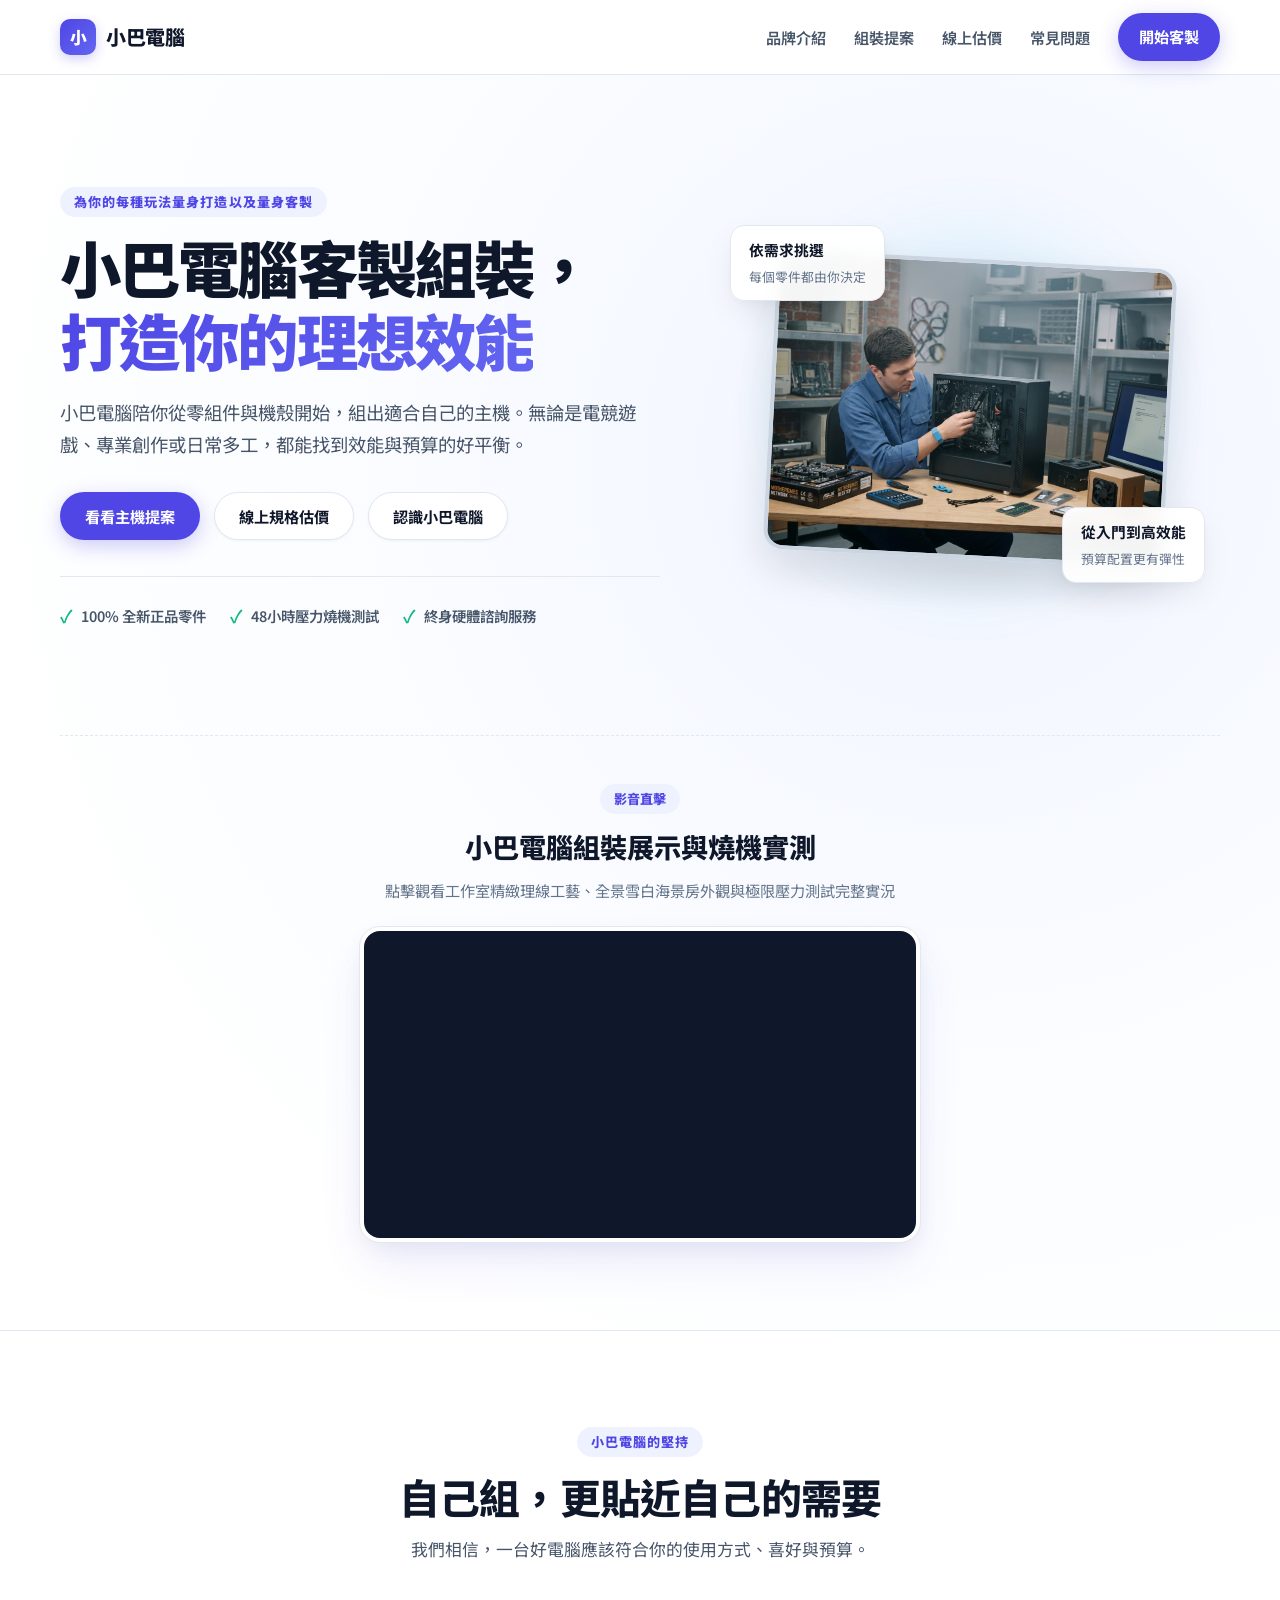
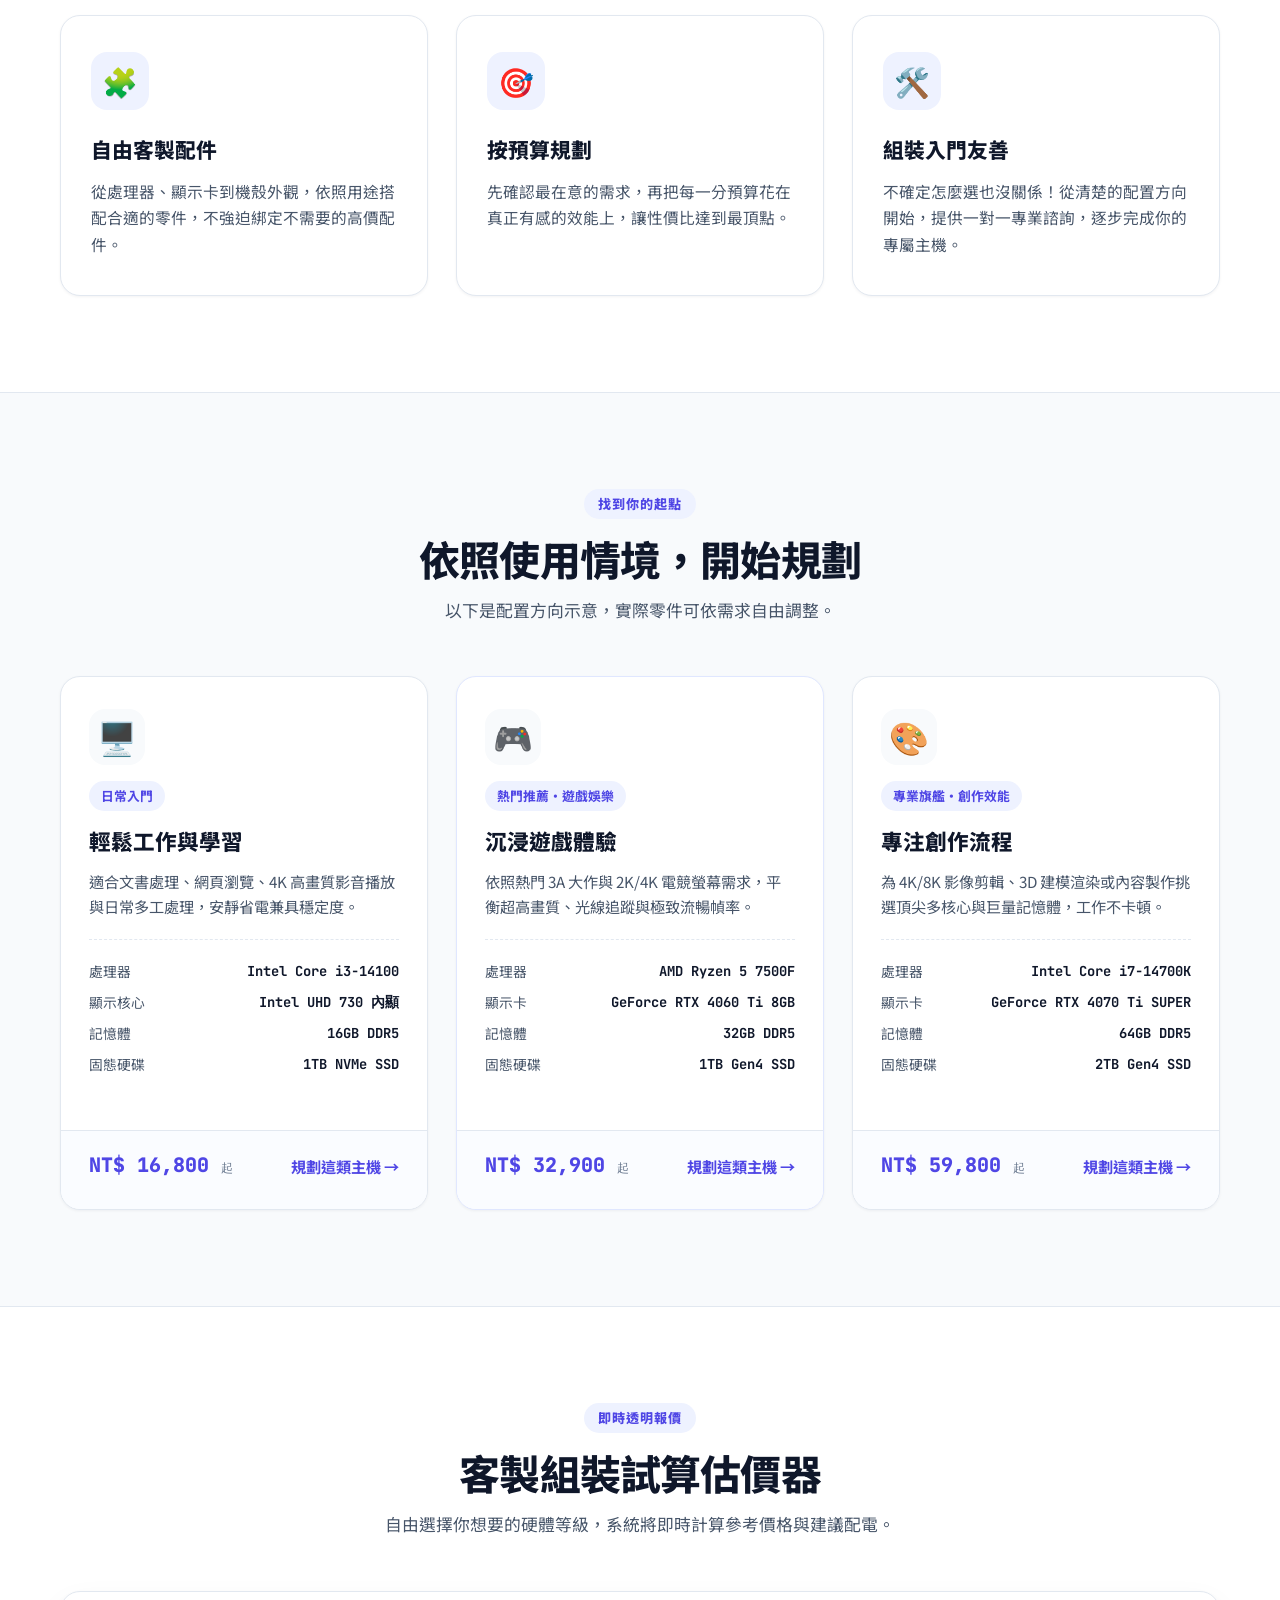
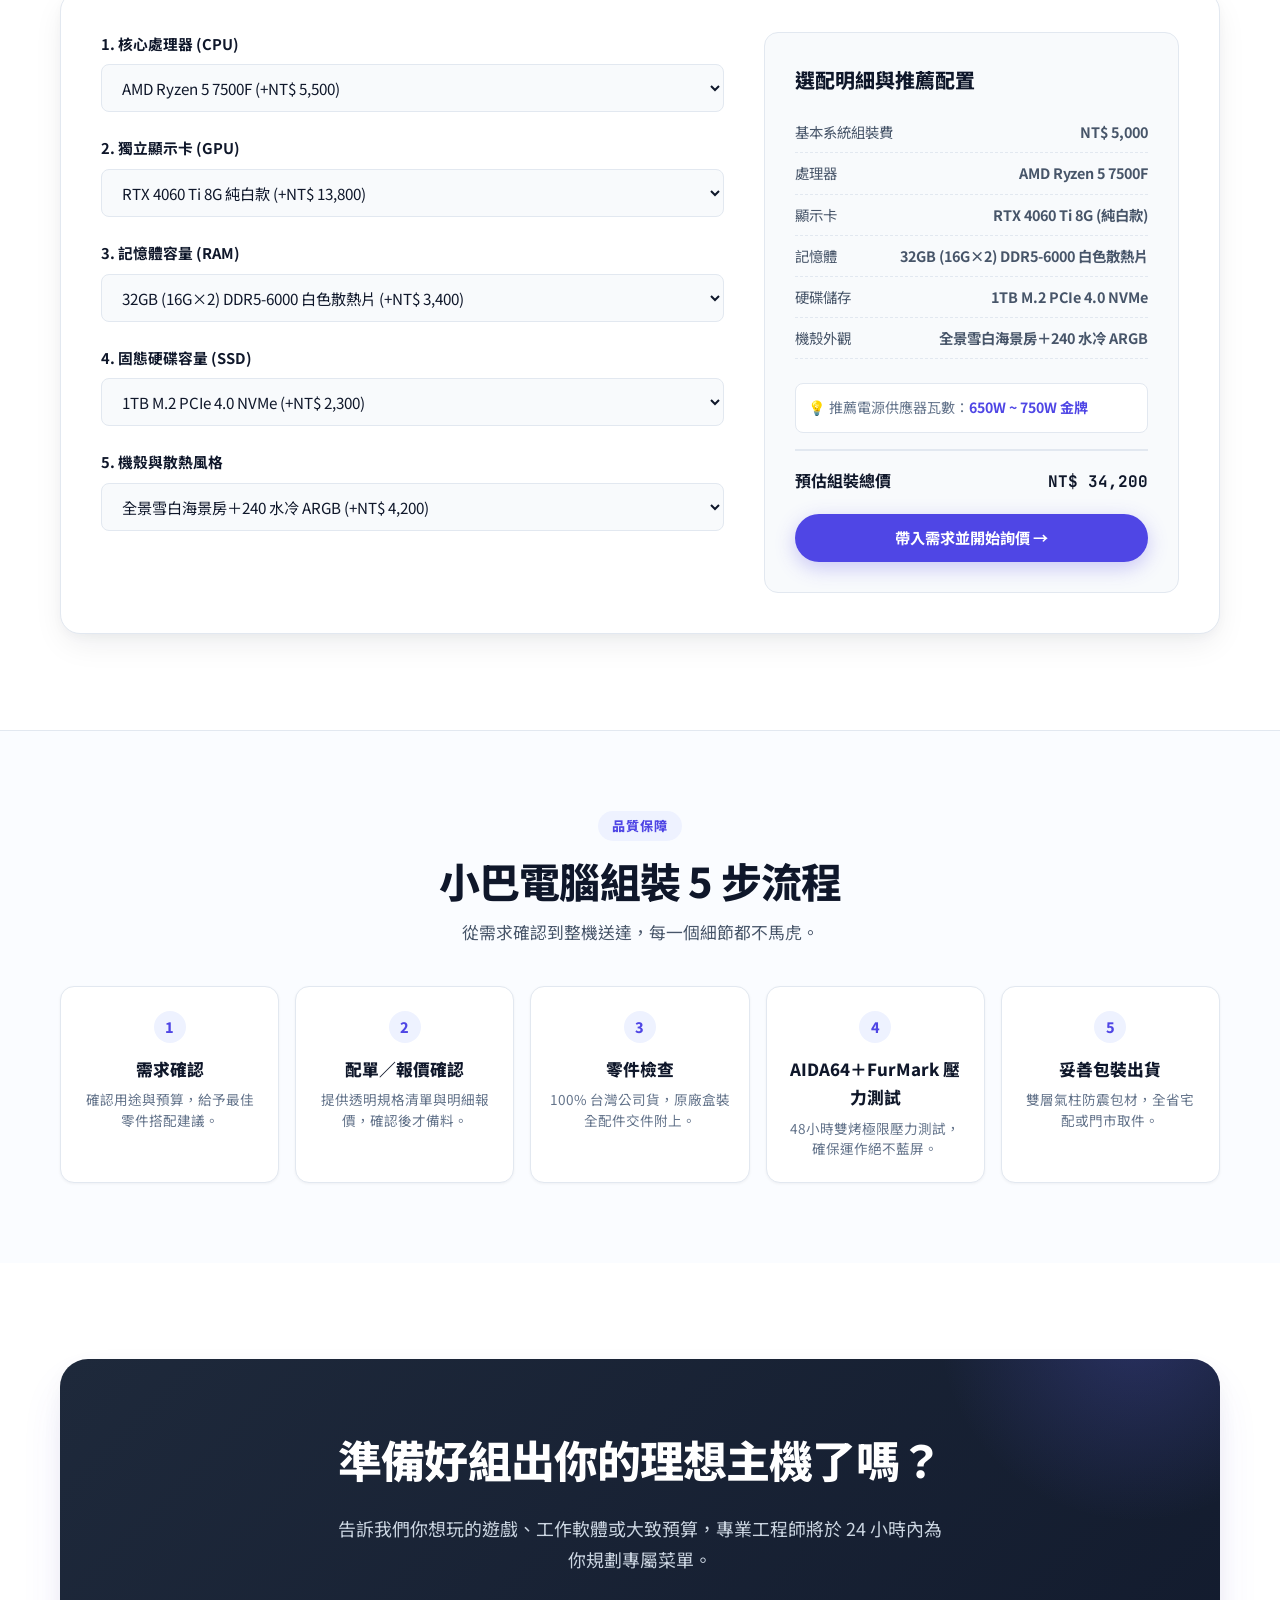
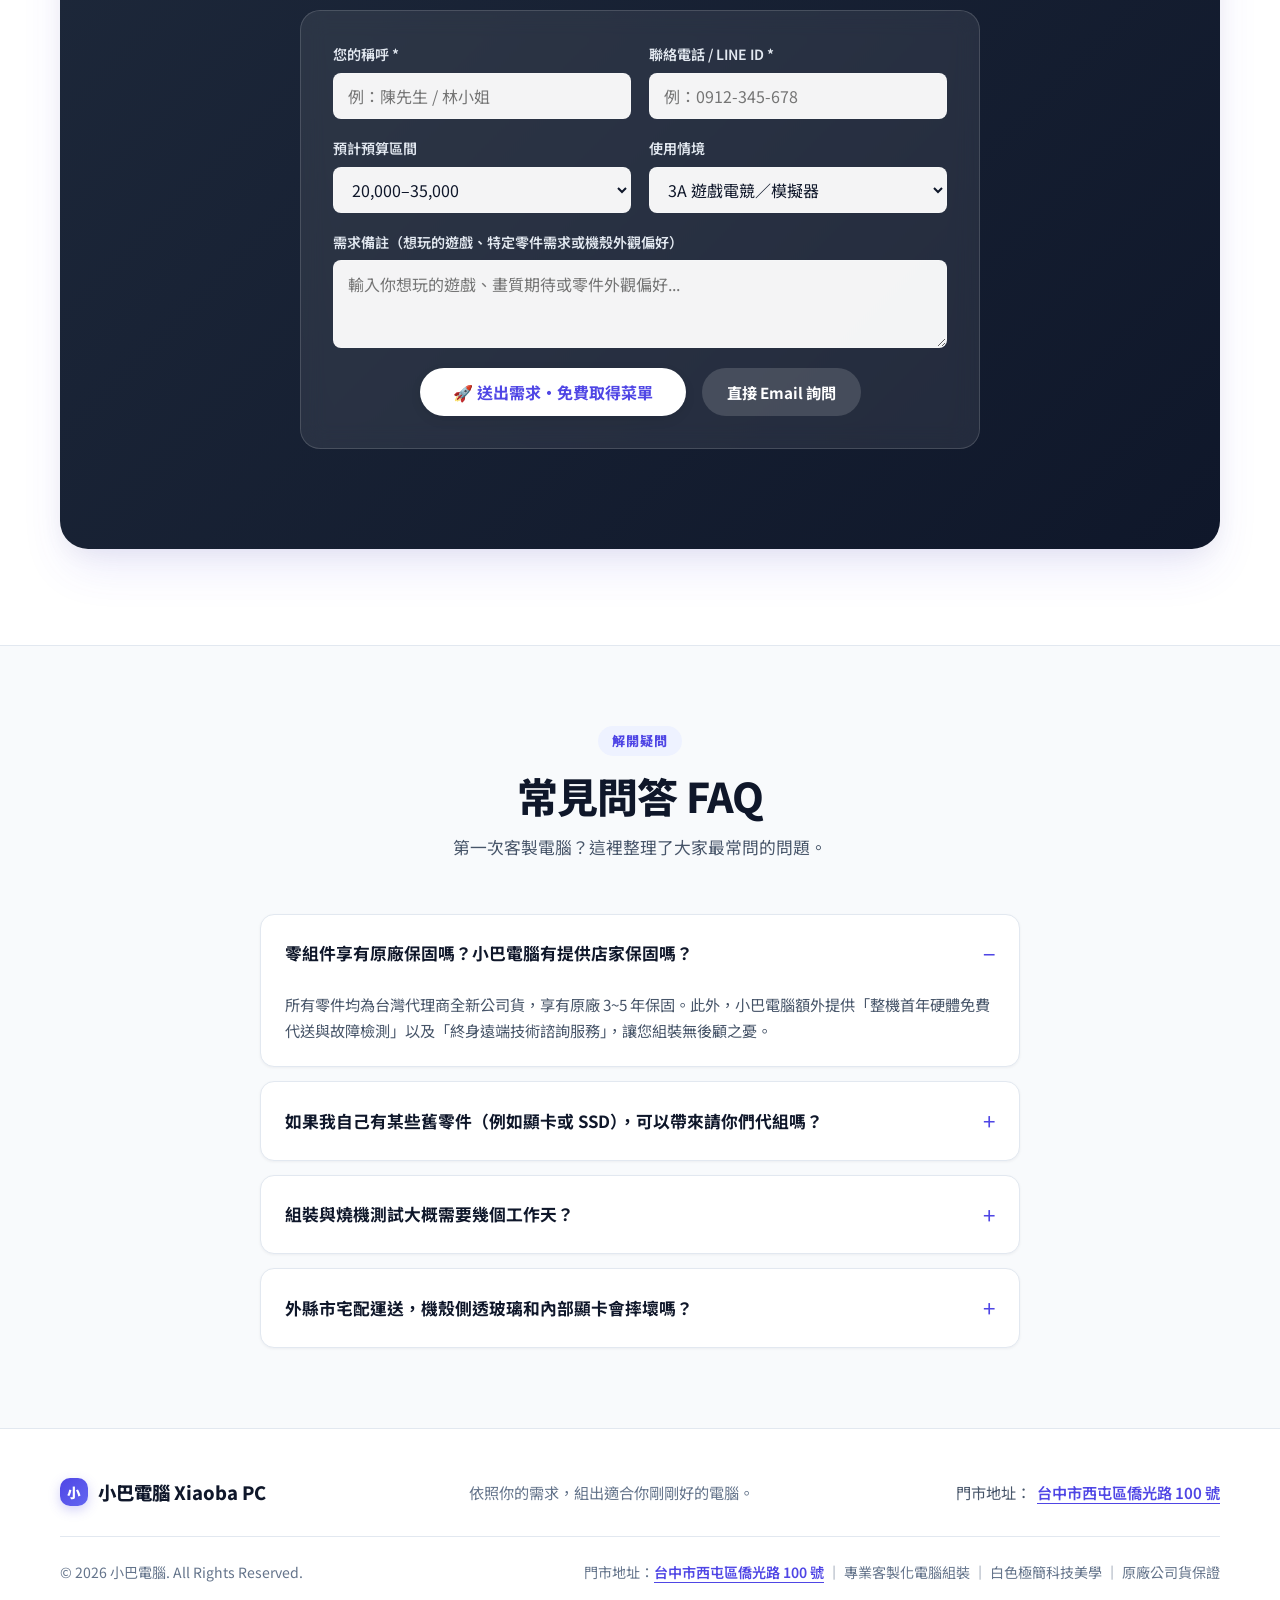
<file: onepage3/index.html>
<!DOCTYPE html>
<html lang="zh-Hant">
<head>
  <meta charset="UTF-8">
  <meta name="viewport" content="width=device-width, initial-scale=1.0">
  <meta name="description" content="小巴電腦提供客製化電腦，陪你組出理想效能與風格。專為電腦組裝者打造，自由選配、透明報價、專業燒機測試。">
  <title>小巴電腦客製組裝</title>
  <link rel="preconnect" href="https://fonts.googleapis.com">
  <link rel="preconnect" href="https://fonts.gstatic.com" crossorigin>
  <link href="https://fonts.googleapis.com/css2?family=Noto+Sans+TC:wght@400;500;600;700;800;900&family=JetBrains+Mono:wght@500;700&display=swap" rel="stylesheet">
  <style>
    /* ==========================================================================
       CSS 變數系統 - 以「白色」為核心之現代極簡科技美學
       ========================================================================== */
    :root {
      /* 白色系與背景色階 */
      --bg-body: #ffffff;
      --bg-surface: #ffffff;
      --bg-subtle: #f8fafc;
      --bg-card: #ffffff;
      --bg-panel: #f1f5f9;
      --bg-hero: radial-gradient(circle at 75% 30%, #f0f4ff 0%, #fafcff 45%, #ffffff 80%);
      
      /* 文字色階 */
      --text-main: #0f172a;
      --text-sub: #475569;
      --text-muted: #64748b;
      --text-light: #94a3b8;
      --text-white: #ffffff;

      /* 品牌核心與裝飾點綴 (沉穩藍紫科技色) */
      --brand-primary: #4f46e5;
      --brand-primary-hover: #4338ca;
      --brand-light: #eef2ff;
      --brand-border: #e0e7ff;
      --brand-accent: #06b6d4;

      /* 邊框與分割線 */
      --border-color: #e2e8f0;
      --border-light: #f1f5f9;
      --border-focus: #818cf8;

      /* 精緻陰影系統 */
      --shadow-sm: 0 1px 3px rgba(15, 23, 42, 0.05);
      --shadow-md: 0 4px 16px -2px rgba(15, 23, 42, 0.06), 0 2px 6px -1px rgba(15, 23, 42, 0.03);
      --shadow-lg: 0 12px 32px -4px rgba(15, 23, 42, 0.08), 0 4px 12px -2px rgba(15, 23, 42, 0.04);
      --shadow-xl: 0 24px 48px -8px rgba(79, 70, 229, 0.12), 0 8px 24px -4px rgba(15, 23, 42, 0.06);

      /* 版面與圓角 */
      --max-width: 1160px;
      --radius-sm: 8px;
      --radius-md: 14px;
      --radius-lg: 20px;
      --radius-full: 9999px;
      --font-base: "Noto Sans TC", -apple-system, BlinkMacSystemFont, "Segoe UI", Roboto, "Helvetica Neue", Arial, sans-serif;
      --font-mono: "JetBrains Mono", monospace;
    }

    /* ==========================================================================
       基礎重置與排版
       ========================================================================== */
    *, *::before, *::after {
      box-sizing: border-box;
      margin: 0;
      padding: 0;
    }

    html {
      scroll-behavior: smooth;
      scroll-padding-top: 80px;
    }

    body {
      background-color: var(--bg-body);
      color: var(--text-main);
      font-family: var(--font-base);
      line-height: 1.68;
      -webkit-font-smoothing: antialiased;
      -moz-osx-font-smoothing: grayscale;
    }

    a {
      color: inherit;
      text-decoration: none;
      transition: color 0.2s ease;
    }

    button, input, select, textarea {
      font: inherit;
    }

    button {
      cursor: pointer;
    }

    img {
      max-width: 100%;
      height: auto;
      display: block;
    }

    .container {
      width: min(var(--max-width), calc(100% - 40px));
      margin-inline: auto;
    }

    /* ==========================================================================
       按鈕與通用元件
       ========================================================================== */
    .btn {
      display: inline-flex;
      align-items: center;
      justify-content: center;
      gap: 8px;
      min-height: 48px;
      padding: 0 24px;
      border-radius: var(--radius-full);
      font-size: 0.95rem;
      font-weight: 700;
      cursor: pointer;
      border: 1px solid transparent;
      transition: all 0.25s cubic-bezier(0.16, 1, 0.3, 1);
      text-align: center;
      line-height: 1;
    }

    .btn:hover {
      transform: translateY(-2px);
    }

    .btn-primary {
      background-color: var(--brand-primary);
      color: #ffffff;
      box-shadow: 0 6px 20px rgba(79, 70, 229, 0.28);
    }

    .btn-primary:hover {
      background-color: var(--brand-primary-hover);
      box-shadow: 0 8px 24px rgba(79, 70, 229, 0.38);
    }

    .btn-secondary {
      background-color: #ffffff;
      color: var(--text-main);
      border-color: var(--border-color);
      box-shadow: var(--shadow-sm);
    }

    .btn-secondary:hover {
      border-color: var(--brand-primary);
      color: var(--brand-primary);
      background-color: var(--brand-light);
    }

    .btn-white {
      background-color: #ffffff;
      color: var(--brand-primary);
      box-shadow: var(--shadow-md);
    }

    .btn-white:hover {
      background-color: #f8fafc;
      color: var(--brand-primary-hover);
    }

    .section-tag {
      display: inline-block;
      font-size: 0.82rem;
      font-weight: 800;
      letter-spacing: 0.08em;
      text-transform: uppercase;
      color: var(--brand-primary);
      background-color: var(--brand-light);
      padding: 4px 14px;
      border-radius: var(--radius-full);
      margin-bottom: 14px;
    }

    .section-header {
      text-align: center;
      max-width: 680px;
      margin: 0 auto 52px;
    }

    .section-header h2 {
      font-size: clamp(2rem, 3.2vw, 2.75rem);
      font-weight: 800;
      line-height: 1.25;
      letter-spacing: -0.02em;
      color: var(--text-main);
      margin-bottom: 12px;
    }

    .section-header p {
      color: var(--text-sub);
      font-size: 1.05rem;
    }

    /* ==========================================================================
       頂部導覽列 (Sticky Header)
       ========================================================================== */
    .site-header {
      position: sticky;
      top: 0;
      z-index: 100;
      background-color: rgba(255, 255, 255, 0.92);
      backdrop-filter: blur(16px);
      -webkit-backdrop-filter: blur(16px);
      border-bottom: 1px solid var(--border-color);
      transition: background-color 0.3s;
    }

    .nav-wrapper {
      display: flex;
      align-items: center;
      justify-content: space-between;
      height: 74px;
      gap: 24px;
    }

    .brand-logo {
      display: flex;
      align-items: center;
      gap: 10px;
      font-size: 1.25rem;
      font-weight: 800;
      color: var(--text-main);
      letter-spacing: -0.02em;
    }

    .brand-badge {
      display: grid;
      place-items: center;
      width: 36px;
      height: 36px;
      border-radius: 10px;
      background: linear-gradient(135deg, var(--brand-primary), #6366f1);
      color: #ffffff;
      font-weight: 900;
      font-size: 1.05rem;
      box-shadow: 0 4px 12px rgba(79, 70, 229, 0.25);
    }

    .nav-links {
      display: flex;
      align-items: center;
      list-style: none;
      gap: 28px;
    }

    .nav-links a:not(.btn) {
      font-size: 0.95rem;
      font-weight: 600;
      color: var(--text-sub);
      position: relative;
      padding: 6px 0;
    }

    .nav-links a:not(.btn):hover {
      color: var(--brand-primary);
    }

    .nav-links a:not(.btn)::after {
      content: "";
      position: absolute;
      bottom: 0;
      left: 0;
      width: 100%;
      height: 2px;
      background-color: var(--brand-primary);
      transform: scaleX(0);
      transform-origin: right;
      transition: transform 0.25s ease;
    }

    .nav-links a:not(.btn):hover::after {
      transform: scaleX(1);
      transform-origin: left;
    }

    /* ==========================================================================
       首頁主視覺 (Hero Section)
       ========================================================================== */
    .hero-section {
      position: relative;
      background: var(--bg-hero);
      overflow: hidden;
      padding: 64px 0 88px;
      border-bottom: 1px solid var(--border-color);
    }

    .hero-grid {
      display: grid;
      grid-template-columns: 1.1fr 0.9fr;
      align-items: center;
      gap: 48px;
      min-height: 540px;
    }

    .hero-content {
      max-width: 600px;
    }

    .hero-title {
      font-size: clamp(2.5rem, 4.8vw, 4.2rem);
      font-weight: 900;
      line-height: 1.18;
      letter-spacing: -0.03em;
      color: var(--text-main);
      margin-bottom: 20px;
    }

    .hero-title span {
      background: linear-gradient(135deg, var(--brand-primary) 0%, #6366f1 100%);
      -webkit-background-clip: text;
      -webkit-text-fill-color: transparent;
    }

    .hero-desc {
      font-size: 1.15rem;
      color: var(--text-sub);
      line-height: 1.75;
      margin-bottom: 32px;
    }

    .hero-actions {
      display: flex;
      flex-wrap: wrap;
      gap: 14px;
      margin-bottom: 36px;
    }

    .hero-highlights {
      display: flex;
      align-items: center;
      gap: 24px;
      padding-top: 24px;
      border-top: 1px solid var(--border-color);
    }

    .highlight-item {
      display: flex;
      align-items: center;
      gap: 8px;
      font-size: 0.9rem;
      font-weight: 600;
      color: var(--text-sub);
    }

    .highlight-icon {
      color: #10b981;
      font-size: 1.1rem;
    }

    /* 右欄：主機插圖與規格卡片 */
    .hero-art-wrapper {
      position: relative;
      display: flex;
      justify-content: center;
      align-items: center;
      min-height: 440px;
    }

    .art-halo {
      position: absolute;
      width: 420px;
      height: 420px;
      background: radial-gradient(circle, rgba(79, 70, 229, 0.14) 0%, rgba(6, 182, 212, 0.08) 50%, transparent 70%);
      border-radius: 50%;
      filter: blur(24px);
    }

    .pc-podium {
      position: absolute;
      bottom: 20px;
      width: 380px;
      height: 80px;
      background: radial-gradient(ellipse at center, rgba(226, 232, 240, 0.9) 0%, rgba(255, 255, 255, 0) 72%);
      border-radius: 50%;
    }

    /* 主機圖片容器與互動特效 */
    .hero-img-box {
      position: relative;
      z-index: 2;
      display: inline-block;
      line-height: 0;
      border-radius: var(--radius-lg);
      transform: rotate(3deg);
      transition: transform 0.4s ease, box-shadow 0.4s ease;
      cursor: pointer;
    }

    .hero-img-box:hover {
      transform: rotate(0deg) scale(1.02);
    }

    .hero-img-box img,
    .hero-image,
    .hero-photo,
    .pc-tower-img {
      width: 400px;
      height: 300px;
      max-width: 100%;
      object-fit: cover;
      border-radius: var(--radius-lg);
      border: 4px solid #cbd5e1;
      box-shadow: 0 20px 40px rgba(15, 23, 42, 0.12), inset 0 2px 4px rgba(255, 255, 255, 0.9);
      display: block;
    }

    /* 浮動規格標籤卡片 */
    .spec-card {
      position: absolute;
      z-index: 3;
      background: rgba(255, 255, 255, 0.95);
      backdrop-filter: blur(8px);
      padding: 12px 18px;
      border-radius: var(--radius-md);
      border: 1px solid var(--border-color);
      box-shadow: var(--shadow-lg);
      font-size: 0.85rem;
      animation: floatSpec 4s ease-in-out infinite alternate;
    }

    .spec-card strong {
      display: block;
      color: var(--text-main);
      font-size: 0.92rem;
      margin-bottom: 2px;
    }

    .spec-card span {
      color: var(--text-muted);
      font-size: 0.8rem;
    }

    .spec-card-1 {
      top: 36px;
      left: 10px;
      animation-delay: 0s;
    }

    .spec-card-2 {
      bottom: 46px;
      right: 15px;
      animation-delay: 2s;
    }

    @keyframes floatSpec {
      0% { transform: translateY(0px); }
      100% { transform: translateY(-8px); }
    }

    /* ==========================================================================
       Hero 影片崁入區塊 (Video Embed)
       ========================================================================== */
    .hero-video-section {
      margin-top: 56px;
      padding-top: 48px;
      border-top: 1px dashed var(--border-color);
      display: flex;
      flex-direction: column;
      align-items: center;
      text-align: center;
    }

    .hero-video-badge {
      display: inline-block;
      font-size: 0.82rem;
      font-weight: 800;
      color: var(--brand-primary);
      background-color: var(--brand-light);
      padding: 4px 14px;
      border-radius: var(--radius-full);
      margin-bottom: 10px;
    }

    .hero-video-heading {
      font-size: clamp(1.3rem, 2.5vw, 1.7rem);
      font-weight: 800;
      color: var(--text-main);
      margin-bottom: 8px;
    }

    .hero-video-sub {
      color: var(--text-muted);
      font-size: 0.95rem;
      max-width: 580px;
      margin: 0 auto 24px;
    }

    .hero-video-player {
      width: 560px;
      max-width: 100%;
      aspect-ratio: 16 / 9;
      background: #0f172a;
      border-radius: var(--radius-lg);
      overflow: hidden;
      box-shadow: var(--shadow-xl);
      border: 4px solid #ffffff;
      outline: 1px solid var(--border-color);
    }

    .hero-video-player iframe {
      width: 100%;
      height: 100%;
      border: 0;
      display: block;
    }

    /* ==========================================================================
       品牌特色 (#about)
       ========================================================================== */
    .features-section {
      padding: 96px 0;
      background-color: #ffffff;
    }

    .features-grid {
      display: grid;
      grid-template-columns: repeat(3, 1fr);
      gap: 28px;
    }

    .feature-card {
      background: #ffffff;
      padding: 36px 30px;
      border-radius: var(--radius-lg);
      border: 1px solid var(--border-color);
      box-shadow: var(--shadow-sm);
      transition: all 0.3s ease;
      position: relative;
    }

    .feature-card:hover {
      transform: translateY(-6px);
      border-color: var(--brand-border);
      box-shadow: var(--shadow-xl);
    }

    .feature-icon-wrapper {
      width: 58px;
      height: 58px;
      border-radius: 16px;
      background-color: var(--brand-light);
      display: grid;
      place-items: center;
      font-size: 1.8rem;
      margin-bottom: 22px;
    }

    .feature-card h3 {
      font-size: 1.3rem;
      font-weight: 800;
      color: var(--text-main);
      margin-bottom: 12px;
    }

    .feature-card p {
      color: var(--text-sub);
      font-size: 0.98rem;
      line-height: 1.7;
    }

    /* ==========================================================================
       組裝提案 (#builds)
       ========================================================================== */
    .builds-section {
      padding: 96px 0;
      background-color: var(--bg-subtle);
      border-top: 1px solid var(--border-color);
      border-bottom: 1px solid var(--border-color);
    }

    .builds-grid {
      display: grid;
      grid-template-columns: repeat(3, 1fr);
      gap: 28px;
    }

    .build-card {
      background: #ffffff;
      border: 1px solid var(--border-color);
      border-radius: var(--radius-lg);
      overflow: hidden;
      box-shadow: var(--shadow-sm);
      display: flex;
      flex-direction: column;
      transition: all 0.3s cubic-bezier(0.16, 1, 0.3, 1);
      position: relative;
    }

    .build-card:hover {
      transform: translateY(-6px);
      box-shadow: var(--shadow-xl);
      border-color: var(--brand-border);
    }

    .build-card-top {
      padding: 32px 28px 20px;
      flex-grow: 1;
    }

    .build-emoji-badge {
      display: inline-flex;
      align-items: center;
      justify-content: center;
      width: 56px;
      height: 56px;
      border-radius: 16px;
      background: var(--bg-subtle);
      font-size: 2rem;
      margin-bottom: 16px;
    }

    .build-category-tag {
      display: inline-block;
      font-size: 0.8rem;
      font-weight: 700;
      color: var(--brand-primary);
      background-color: var(--brand-light);
      padding: 4px 12px;
      border-radius: var(--radius-full);
      margin-bottom: 12px;
    }

    .build-title {
      font-size: 1.35rem;
      font-weight: 800;
      color: var(--text-main);
      margin-bottom: 10px;
    }

    .build-desc {
      color: var(--text-sub);
      font-size: 0.95rem;
      line-height: 1.65;
      margin-bottom: 20px;
    }

    .build-specs-list {
      list-style: none;
      padding: 16px 0;
      border-top: 1px dashed var(--border-color);
      margin-bottom: 14px;
    }

    .build-specs-list li {
      display: flex;
      justify-content: space-between;
      font-size: 0.86rem;
      color: var(--text-sub);
      padding: 4px 0;
    }

    .build-specs-list strong {
      color: var(--text-main);
      font-family: var(--font-mono);
    }

    .build-card-footer {
      padding: 18px 28px 26px;
      background-color: #fafcff;
      border-top: 1px solid var(--border-color);
      display: flex;
      align-items: center;
      justify-content: space-between;
    }

    .build-price {
      font-size: 1.25rem;
      font-weight: 800;
      color: var(--brand-primary);
      font-family: var(--font-mono);
    }

    .build-price small {
      font-size: 0.78rem;
      color: var(--text-muted);
      font-weight: 500;
    }

    .build-link {
      display: inline-flex;
      align-items: center;
      gap: 6px;
      color: var(--brand-primary);
      font-size: 0.95rem;
      font-weight: 700;
      transition: gap 0.2s;
    }

    .build-link:hover {
      color: var(--brand-primary-hover);
      gap: 10px;
    }

    /* ==========================================================================
       互動式客製化組裝即時估價器 (Interactive PC Builder)
       ========================================================================== */
    .configurator-section {
      padding: 96px 0;
      background-color: #ffffff;
    }

    .configurator-box {
      background: #ffffff;
      border: 1px solid var(--border-color);
      border-radius: var(--radius-lg);
      box-shadow: var(--shadow-lg);
      padding: 40px;
      display: grid;
      grid-template-columns: 1.2fr 0.8fr;
      gap: 40px;
    }

    .config-options {
      display: flex;
      flex-direction: column;
      gap: 24px;
    }

    .config-group label {
      display: block;
      font-size: 0.92rem;
      font-weight: 700;
      color: var(--text-main);
      margin-bottom: 8px;
    }

    .config-select {
      width: 100%;
      height: 48px;
      border: 1px solid var(--border-color);
      border-radius: var(--radius-sm);
      padding: 0 16px;
      background-color: var(--bg-subtle);
      color: var(--text-main);
      font-size: 0.95rem;
      transition: border-color 0.2s;
      outline: none;
    }

    .config-select:focus {
      border-color: var(--brand-primary);
      background-color: #ffffff;
      box-shadow: 0 0 0 3px rgba(79, 70, 229, 0.15);
    }

    .config-summary {
      background: var(--bg-subtle);
      border: 1px solid var(--border-color);
      border-radius: var(--radius-md);
      padding: 30px;
      display: flex;
      flex-direction: column;
      justify-content: space-between;
    }

    .config-summary h3 {
      font-size: 1.25rem;
      font-weight: 800;
      color: var(--text-main);
      margin-bottom: 16px;
    }

    .config-receipt {
      list-style: none;
      margin-bottom: 24px;
    }

    .config-receipt li {
      display: flex;
      justify-content: space-between;
      padding: 8px 0;
      font-size: 0.9rem;
      color: var(--text-sub);
      border-bottom: 1px dashed var(--border-color);
    }

    .config-total {
      margin-top: 16px;
      padding-top: 16px;
      border-top: 2px solid var(--border-color);
      display: flex;
      align-items: baseline;
      justify-content: space-between;
    }

    .config-total span {
      font-size: 1rem;
      font-weight: 700;
      color: var(--text-main);
    }

    .config-total-val {
      font-size: 1.85rem;
      font-weight: 900;
      color: var(--brand-primary);
      font-family: var(--font-mono);
    }

    /* ==========================================================================
       組裝 5 大堅持流程
       ========================================================================== */
    .process-section {
      padding: 80px 0;
      background-color: #fafcff;
      border-top: 1px solid var(--border-color);
    }

    .process-steps {
      display: grid;
      grid-template-columns: repeat(5, 1fr);
      gap: 16px;
      position: relative;
    }

    .process-step {
      background: #ffffff;
      padding: 24px 18px;
      border-radius: var(--radius-md);
      border: 1px solid var(--border-color);
      box-shadow: var(--shadow-sm);
      text-align: center;
      position: relative;
    }

    .step-num {
      width: 32px;
      height: 32px;
      background: var(--brand-light);
      color: var(--brand-primary);
      border-radius: 50%;
      display: grid;
      place-items: center;
      font-weight: 800;
      font-size: 0.9rem;
      margin: 0 auto 12px;
    }

    .process-step h4 {
      font-size: 1.05rem;
      font-weight: 800;
      margin-bottom: 6px;
      color: var(--text-main);
    }

    .process-step p {
      font-size: 0.85rem;
      color: var(--text-muted);
      line-height: 1.5;
    }

    /* ==========================================================================
       聯絡行動區 (#contact)
       ========================================================================== */
    .contact-section {
      padding: 96px 0;
      background-color: #ffffff;
    }

    .contact-panel {
      background: linear-gradient(135deg, #1e293b 0%, #0f172a 100%);
      color: #ffffff;
      border-radius: 28px;
      padding: 64px 48px;
      box-shadow: var(--shadow-xl);
      text-align: center;
      position: relative;
      overflow: hidden;
    }

    .contact-panel::before {
      content: "";
      position: absolute;
      top: -30%;
      right: -10%;
      width: 400px;
      height: 400px;
      background: radial-gradient(circle, rgba(99, 102, 241, 0.25) 0%, transparent 70%);
      border-radius: 50%;
      pointer-events: none;
    }

    .contact-title {
      font-size: clamp(2rem, 3.5vw, 2.75rem);
      font-weight: 800;
      letter-spacing: -0.02em;
      margin-bottom: 16px;
    }

    .contact-desc {
      color: #cbd5e1;
      font-size: 1.12rem;
      max-width: 620px;
      margin: 0 auto 36px;
      line-height: 1.7;
    }

    .contact-form-wrapper {
      max-width: 680px;
      margin: 0 auto 36px;
      background: rgba(255, 255, 255, 0.08);
      backdrop-filter: blur(12px);
      border: 1px solid rgba(255, 255, 255, 0.15);
      border-radius: var(--radius-lg);
      padding: 32px;
      text-align: left;
    }

    .form-grid {
      display: grid;
      grid-template-columns: 1fr 1fr;
      gap: 18px;
      margin-bottom: 18px;
    }

    .form-group {
      display: flex;
      flex-direction: column;
      gap: 6px;
    }

    .form-group label {
      font-size: 0.88rem;
      color: #e2e8f0;
      font-weight: 600;
    }

    .form-control {
      height: 46px;
      border-radius: var(--radius-sm);
      border: 1px solid rgba(255, 255, 255, 0.2);
      background: rgba(255, 255, 255, 0.95);
      color: var(--text-main);
      padding: 0 14px;
      outline: none;
      transition: border-color 0.2s;
    }

    .form-control:focus {
      border-color: #818cf8;
      box-shadow: 0 0 0 3px rgba(129, 140, 248, 0.35);
    }

    textarea.form-control {
      height: 88px;
      padding-top: 10px;
      resize: vertical;
    }

    .contact-actions {
      display: flex;
      justify-content: center;
      gap: 16px;
      flex-wrap: wrap;
    }

    /* ==========================================================================
       常見問題 FAQ 手風琴
       ========================================================================== */
    .faq-section {
      padding: 80px 0;
      background-color: var(--bg-subtle);
      border-top: 1px solid var(--border-color);
    }

    .faq-accordion {
      max-width: 760px;
      margin: 0 auto;
      display: flex;
      flex-direction: column;
      gap: 14px;
    }

    .faq-item {
      background: #ffffff;
      border: 1px solid var(--border-color);
      border-radius: var(--radius-md);
      overflow: hidden;
      box-shadow: var(--shadow-sm);
    }

    .faq-question {
      padding: 20px 24px;
      font-weight: 700;
      font-size: 1.05rem;
      color: var(--text-main);
      cursor: pointer;
      display: flex;
      justify-content: space-between;
      align-items: center;
      user-select: none;
    }

    .faq-question::after {
      content: "+";
      font-size: 1.4rem;
      font-weight: 400;
      color: var(--brand-primary);
      transition: transform 0.2s;
    }

    .faq-item.active .faq-question::after {
      content: "−";
    }

    .faq-answer {
      display: none;
      padding: 0 24px 22px;
      color: var(--text-sub);
      font-size: 0.95rem;
      line-height: 1.7;
    }

    .faq-item.active .faq-answer {
      display: block;
    }

    /* ==========================================================================
       頁尾 (Site Footer)
       ========================================================================== */
    .site-footer {
      background-color: #ffffff;
      border-top: 1px solid var(--border-color);
      padding: 48px 0 32px;
    }

    .footer-content {
      display: flex;
      align-items: center;
      justify-content: space-between;
      flex-wrap: wrap;
      gap: 24px;
      padding-bottom: 28px;
      border-bottom: 1px solid var(--border-color);
      margin-bottom: 24px;
    }

    .footer-brand {
      display: flex;
      align-items: center;
      gap: 10px;
      font-weight: 800;
      font-size: 1.15rem;
    }

    .footer-tagline {
      color: var(--text-muted);
      font-size: 0.95rem;
    }

    .footer-address {
      display: inline-flex;
      align-items: center;
      gap: 6px;
      font-size: 0.95rem;
      color: var(--text-sub);
    }

    .footer-address-link {
      color: var(--brand-primary);
      text-decoration: underline;
      text-underline-offset: 4px;
      font-weight: 600;
      transition: color 0.2s, text-decoration-color 0.2s;
    }

    .footer-address-link:hover {
      color: var(--brand-primary-hover);
    }

    .footer-bottom {
      display: flex;
      justify-content: space-between;
      align-items: center;
      font-size: 0.88rem;
      color: var(--text-muted);
      flex-wrap: wrap;
      gap: 12px;
    }

    /* ==========================================================================
       響應式設計 (RWD Media Queries)
       ========================================================================== */
    @media (max-width: 992px) {
      .hero-grid {
        grid-template-columns: 1fr;
        gap: 40px;
        text-align: center;
      }
      .hero-content {
        margin: 0 auto;
      }
      .hero-actions {
        justify-content: center;
      }
      .hero-highlights {
        justify-content: center;
      }
      .features-grid, .builds-grid {
        grid-template-columns: repeat(2, 1fr);
      }
      .configurator-box {
        grid-template-columns: 1fr;
      }
      .process-steps {
        grid-template-columns: repeat(2, 1fr);
      }
    }

    @media (max-width: 768px) {
      .nav-links li:not(:last-child) {
        display: none;
      }
      .features-grid, .builds-grid {
        grid-template-columns: 1fr;
      }
      .form-grid {
        grid-template-columns: 1fr;
      }
      .contact-panel {
        padding: 42px 20px;
      }
      .contact-form-wrapper {
        padding: 22px 16px;
      }
      .process-steps {
        grid-template-columns: 1fr;
      }
      .footer-content, .footer-bottom {
        flex-direction: column;
        align-items: flex-start;
      }
      .hero-img-box img,
      .hero-image,
      .hero-photo,
      .pc-tower-img {
        width: 100%;
        max-width: 380px;
        height: auto;
        aspect-ratio: 4 / 3;
      }
      .spec-card-1 {
        left: 0;
        top: 10px;
        padding: 8px 12px;
      }
      .spec-card-2 {
        right: 0;
        bottom: 15px;
        padding: 8px 12px;
      }
      .hero-video-section {
        margin-top: 40px;
        padding-top: 36px;
      }
    }

    @media (prefers-reduced-motion: reduce) {
      *, *::before, *::after {
        animation-duration: 0.01ms !important;
        animation-iteration-count: 1 !important;
        transition-duration: 0.01ms !important;
        scroll-behavior: auto !important;
      }
    }
  </style>
</head>
<body id="top">

  <!-- ========================================================================
       4.1 頂部導覽列
       ======================================================================== -->
  <header class="site-header">
    <div class="container">
      <nav class="nav-wrapper" aria-label="主要導覽">
        <a href="#top" class="brand-logo" aria-label="小巴電腦 回到頁首">
          <span class="brand-badge" aria-hidden="true">小</span>
          <span>小巴電腦</span>
        </a>
        <ul class="nav-links">
          <li><a href="#about">品牌介紹</a></li>
          <li><a href="#builds">組裝提案</a></li>
          <li><a href="#configurator">線上估價</a></li>
          <li><a href="#faq">常見問題</a></li>
          <li><a href="#contact" class="btn btn-primary" style="padding: 10px 20px; font-size: 0.95rem;">開始客製</a></li>
        </ul>
      </nav>
    </div>
  </header>

  <main>
    <!-- ======================================================================
       4.1 首頁主視覺 (Hero Section)
       ====================================================================== -->
    <section class="hero-section" aria-labelledby="hero-title">
      <div class="container">
        <div class="hero-grid">
          
          <!-- 左欄：文案與行動按鈕 -->
          <div class="hero-content">
            <span class="section-tag">為你的每種玩法量身打造以及量身客製</span>
            <h1 id="hero-title" class="hero-title">
              小巴電腦客製組裝，<br>
              <span>打造你的理想效能</span>
            </h1>
            <p class="hero-desc">
              小巴電腦陪你從零組件與機殼開始，組出適合自己的主機。無論是電競遊戲、專業創作或日常多工，都能找到效能與預算的好平衡。
            </p>
            <div class="hero-actions">
              <a href="#builds" class="btn btn-primary">看看主機提案</a>
              <a href="#configurator" class="btn btn-secondary">線上規格估價</a>
              <a href="#about" class="btn btn-secondary">認識小巴電腦</a>
            </div>
            <div class="hero-highlights">
              <div class="highlight-item">
                <span class="highlight-icon">✓</span> 100% 全新正品零件
              </div>
              <div class="highlight-item">
                <span class="highlight-icon">✓</span> 48小時壓力燒機測試
              </div>
              <div class="highlight-item">
                <span class="highlight-icon">✓</span> 終身硬體諮詢服務
              </div>
            </div>
          </div>

          <!-- 右欄：主機圖片與浮動規格卡 -->
          <div class="hero-art-wrapper" role="img" aria-label="小巴電腦客製化主機組裝示意">
            <div class="art-halo"></div>
            <div class="pc-podium"></div>

            <div class="hero-img-box">
              <img src="images/hero.jfif" width="400" height="300" alt="小巴電腦客製化桌上型主機組裝" class="hero-image hero-photo pc-tower-img" onerror="this.onerror=null; this.src='images/hero.jpg'">
            </div>

            <!-- 兩張資訊浮動卡片 -->
            <div class="spec-card spec-card-1">
              <strong>依需求挑選</strong>
              <span>每個零件都由你決定</span>
            </div>
            <div class="spec-card spec-card-2">
              <strong>從入門到高效能</strong>
              <span>預算配置更有彈性</span>
            </div>
          </div>

        </div>

        <!-- 影片崁入 (YouTube 影音直擊) -->
        <div class="hero-video-section">
          <span class="hero-video-badge">影音直擊</span>
          <h2 class="hero-video-heading">小巴電腦組裝展示與燒機實測</h2>
          <p class="hero-video-sub">點擊觀看工作室精緻理線工藝、全景雪白海景房外觀與極限壓力測試完整實況</p>
          <div class="hero-video-player">
            <iframe width="560" height="315" src="https://www.youtube.com/embed/xPsJUEbS4Oo" title="小巴電腦客製組裝展示影片" allow="accelerometer; autoplay; clipboard-write; encrypted-media; gyroscope; picture-in-picture; web-share" allowfullscreen></iframe>
          </div>
        </div>

      </div>
    </section>

    <!-- ======================================================================
         4.2 品牌特色 (#about)
         ====================================================================== -->
    <section id="about" class="features-section" aria-labelledby="about-title">
      <div class="container">
        <div class="section-header">
          <span class="section-tag">小巴電腦的堅持</span>
          <h2 id="about-title">自己組，更貼近自己的需要</h2>
          <p>我們相信，一台好電腦應該符合你的使用方式、喜好與預算。</p>
        </div>

        <div class="features-grid">
          <article class="feature-card">
            <div class="feature-icon-wrapper" aria-hidden="true">🧩</div>
            <h3>自由客製配件</h3>
            <p>從處理器、顯示卡到機殼外觀，依照用途搭配合適的零件，不強迫綁定不需要的高價配件。</p>
          </article>

          <article class="feature-card">
            <div class="feature-icon-wrapper" aria-hidden="true">🎯</div>
            <h3>按預算規劃</h3>
            <p>先確認最在意的需求，再把每一分預算花在真正有感的效能上，讓性價比達到最頂點。</p>
          </article>

          <article class="feature-card">
            <div class="feature-icon-wrapper" aria-hidden="true">🛠️</div>
            <h3>組裝入門友善</h3>
            <p>不確定怎麼選也沒關係！從清楚的配置方向開始，提供一對一專業諮詢，逐步完成你的專屬主機。</p>
          </article>
        </div>
      </div>
    </section>

    <!-- ======================================================================
         4.3 組裝提案 (#builds)
         ====================================================================== -->
    <section id="builds" class="builds-section" aria-labelledby="builds-title">
      <div class="container">
        <div class="section-header">
          <span class="section-tag">找到你的起點</span>
          <h2 id="builds-title">依照使用情境，開始規劃</h2>
          <p>以下是配置方向示意，實際零件可依需求自由調整。</p>
        </div>

        <div class="builds-grid">
          
          <!-- 提案 1：日常入門 -->
          <article class="build-card">
            <div class="build-card-top">
              <span class="build-emoji-badge" aria-hidden="true">🖥️</span>
              <br>
              <span class="build-category-tag">日常入門</span>
              <h3 class="build-title">輕鬆工作與學習</h3>
              <p class="build-desc">適合文書處理、網頁瀏覽、4K 高畫質影音播放與日常多工處理，安靜省電兼具穩定度。</p>
              
              <ul class="build-specs-list">
                <li><span>處理器</span> <strong>Intel Core i3-14100</strong></li>
                <li><span>顯示核心</span> <strong>Intel UHD 730 內顯</strong></li>
                <li><span>記憶體</span> <strong>16GB DDR5</strong></li>
                <li><span>固態硬碟</span> <strong>1TB NVMe SSD</strong></li>
              </ul>
            </div>
            <div class="build-card-footer">
              <div class="build-price">NT$ 16,800 <small>起</small></div>
              <a href="#contact" class="build-link">規劃這類主機 →</a>
            </div>
          </article>

          <!-- 提案 2：遊戲娛樂 -->
          <article class="build-card" style="border-color: var(--brand-border);">
            <div class="build-card-top">
              <span class="build-emoji-badge" aria-hidden="true">🎮</span>
              <br>
              <span class="build-category-tag">熱門推薦・遊戲娛樂</span>
              <h3 class="build-title">沉浸遊戲體驗</h3>
              <p class="build-desc">依照熱門 3A 大作與 2K/4K 電競螢幕需求，平衡超高畫質、光線追蹤與極致流暢幀率。</p>

              <ul class="build-specs-list">
                <li><span>處理器</span> <strong>AMD Ryzen 5 7500F</strong></li>
                <li><span>顯示卡</span> <strong>GeForce RTX 4060 Ti 8GB</strong></li>
                <li><span>記憶體</span> <strong>32GB DDR5</strong></li>
                <li><span>固態硬碟</span> <strong>1TB Gen4 SSD</strong></li>
              </ul>
            </div>
            <div class="build-card-footer">
              <div class="build-price">NT$ 32,900 <small>起</small></div>
              <a href="#contact" class="build-link">規劃這類主機 →</a>
            </div>
          </article>

          <!-- 提案 3：創作效能 -->
          <article class="build-card">
            <div class="build-card-top">
              <span class="build-emoji-badge" aria-hidden="true">🎨</span>
              <br>
              <span class="build-category-tag">專業旗艦・創作效能</span>
              <h3 class="build-title">專注創作流程</h3>
              <p class="build-desc">為 4K/8K 影像剪輯、3D 建模渲染或內容製作挑選頂尖多核心與巨量記憶體，工作不卡頓。</p>

              <ul class="build-specs-list">
                <li><span>處理器</span> <strong>Intel Core i7-14700K</strong></li>
                <li><span>顯示卡</span> <strong>GeForce RTX 4070 Ti SUPER</strong></li>
                <li><span>記憶體</span> <strong>64GB DDR5</strong></li>
                <li><span>固態硬碟</span> <strong>2TB Gen4 SSD</strong></li>
              </ul>
            </div>
            <div class="build-card-footer">
              <div class="build-price">NT$ 59,800 <small>起</small></div>
              <a href="#contact" class="build-link">規劃這類主機 →</a>
            </div>
          </article>

        </div>
      </div>
    </section>

    <!-- ======================================================================
         4.4 客製組裝試算估價器 (#configurator)
         ====================================================================== -->
    <section id="configurator" class="configurator-section" aria-labelledby="config-title">
      <div class="container">
        <div class="section-header">
          <span class="section-tag">即時透明報價</span>
          <h2 id="config-title">客製組裝試算估價器</h2>
          <p>自由選擇你想要的硬體等級，系統將即時計算參考價格與建議配電。</p>
        </div>

        <div class="configurator-box">
          <div class="config-options">
            <div class="config-group">
              <label for="cfg-cpu">1. 核心處理器 (CPU)</label>
              <select id="cfg-cpu" class="config-select" onchange="updatePCPrice()">
                <option value="6000" data-name="Intel Core i5-14400 (10核/16緒)">Intel Core i5-14400 (+NT$ 6,000)</option>
                <option value="5500" data-name="AMD Ryzen 5 7500F (6核/12緒)" selected>AMD Ryzen 5 7500F (+NT$ 5,500)</option>
                <option value="12800" data-name="Intel Core i7-14700K (20核/28緒)">Intel Core i7-14700K (+NT$ 12,800)</option>
                <option value="18500" data-name="AMD Ryzen 7 7800X3D (電競神U)">AMD Ryzen 7 7800X3D (+NT$ 18,500)</option>
              </select>
            </div>

            <div class="config-group">
              <label for="cfg-gpu">2. 獨立顯示卡 (GPU)</label>
              <select id="cfg-gpu" class="config-select" onchange="updatePCPrice()">
                <option value="0" data-name="處理器內顯 (文書適用)">處理器內顯 (NT$ 0)</option>
                <option value="9500" data-name="NVIDIA RTX 4060 8G">NVIDIA RTX 4060 8G (+NT$ 9,500)</option>
                <option value="13800" data-name="RTX 4060 Ti 8G (純白款)" selected>RTX 4060 Ti 8G 純白款 (+NT$ 13,800)</option>
                <option value="28500" data-name="RTX 4070 Ti SUPER 16G">RTX 4070 Ti SUPER 16G (+NT$ 28,500)</option>
                <option value="36900" data-name="RTX 4080 SUPER 16G (白化旗艦)">RTX 4080 SUPER 16G 白化旗艦 (+NT$ 36,900)</option>
              </select>
            </div>

            <div class="config-group">
              <label for="cfg-ram">3. 記憶體容量 (RAM)</label>
              <select id="cfg-ram" class="config-select" onchange="updatePCPrice()">
                <option value="1800" data-name="16GB (8G×2) DDR5-5600">16GB (8G×2) DDR5-5600 (+NT$ 1,800)</option>
                <option value="3400" data-name="32GB (16G×2) DDR5-6000 白色散熱片" selected>32GB (16G×2) DDR5-6000 白色散熱片 (+NT$ 3,400)</option>
                <option value="6800" data-name="64GB (32G×2) DDR5-6000 創作者首選">64GB (32G×2) DDR5-6000 創作者首選 (+NT$ 6,800)</option>
              </select>
            </div>

            <div class="config-group">
              <label for="cfg-ssd">4. 固態硬碟容量 (SSD)</label>
              <select id="cfg-ssd" class="config-select" onchange="updatePCPrice()">
                <option value="2300" data-name="1TB M.2 PCIe 4.0 NVMe" selected>1TB M.2 PCIe 4.0 NVMe (+NT$ 2,300)</option>
                <option value="4400" data-name="2TB M.2 PCIe 4.0 NVMe">2TB M.2 PCIe 4.0 NVMe (+NT$ 4,400)</option>
              </select>
            </div>

            <div class="config-group">
              <label for="cfg-case">5. 機殼與散熱風格</label>
              <select id="cfg-case" class="config-select" onchange="updatePCPrice()">
                <option value="2400" data-name="極簡白・靜音緊湊型">極簡白靜音緊湊型 (+NT$ 2,400)</option>
                <option value="4200" data-name="全景雪白海景房＋240 水冷 ARGB" selected>全景雪白海景房＋240 水冷 ARGB (+NT$ 4,200)</option>
                <option value="6500" data-name="無立柱雙面玻璃海景房＋360 白色水冷">無立柱雙面玻璃海景房＋360 白色水冷 (+NT$ 6,500)</option>
              </select>
            </div>
          </div>

          <div class="config-summary">
            <div>
              <h3>選配明細與推薦配置</h3>
              <ul id="cfg-receipt" class="config-receipt">
                <li><span>基本系統組裝費</span> <strong>NT$ 5,000</strong></li>
                <li><span>處理器</span> <strong id="rec-cpu">AMD Ryzen 5 7500F</strong></li>
                <li><span>顯示卡</span> <strong id="rec-gpu">RTX 4060 Ti 8G (純白款)</strong></li>
                <li><span>記憶體</span> <strong id="rec-ram">32GB (16G×2) DDR5-6000 白色散熱片</strong></li>
                <li><span>硬碟儲存</span> <strong id="rec-ssd">1TB M.2 PCIe 4.0 NVMe</strong></li>
                <li><span>機殼外觀</span> <strong id="rec-case">全景雪白海景房＋240 水冷 ARGB</strong></li>
              </ul>
              <div style="font-size: 0.88rem; color: var(--text-muted); background: #ffffff; padding: 12px; border-radius: var(--radius-sm); border: 1px solid var(--border-color);">
                💡 推薦電源供應器瓦數：<strong id="rec-psu" style="color: var(--brand-primary);">650W ~ 750W 金牌</strong>
              </div>
            </div>

            <div>
              <div class="config-total">
                <span>預估組裝總價</span>
                <span id="config-total-val" class="config-total-val">NT$ 34,200</span>
              </div>
              <button type="button" onclick="applyConfigToForm()" class="btn btn-primary" style="width: 100%; margin-top: 18px;">
                帶入需求並開始詢價 →
              </button>
            </div>
          </div>
        </div>
      </div>
    </section>

    <!-- ======================================================================
         4.5 組裝流程
         ====================================================================== -->
    <section class="process-section">
      <div class="container">
        <div class="section-header" style="margin-bottom: 40px;">
          <span class="section-tag">品質保障</span>
          <h2>小巴電腦組裝 5 步流程</h2>
          <p>從需求確認到整機送達，每一個細節都不馬虎。</p>
        </div>

        <div class="process-steps">
          <div class="process-step">
            <div class="step-num">1</div>
            <h4>需求確認</h4>
            <p>確認用途與預算，給予最佳零件搭配建議。</p>
          </div>
          <div class="process-step">
            <div class="step-num">2</div>
            <h4>配單／報價確認</h4>
            <p>提供透明規格清單與明細報價，確認後才備料。</p>
          </div>
          <div class="process-step">
            <div class="step-num">3</div>
            <h4>零件檢查</h4>
            <p>100% 台灣公司貨，原廠盒裝全配件交件附上。</p>
          </div>
          <div class="process-step">
            <div class="step-num">4</div>
            <h4>AIDA64＋FurMark 壓力測試</h4>
            <p>48小時雙烤極限壓力測試，確保運作絕不藍屏。</p>
          </div>
          <div class="process-step">
            <div class="step-num">5</div>
            <h4>妥善包裝出貨</h4>
            <p>雙層氣柱防震包材，全省宅配或門市取件。</p>
          </div>
        </div>
      </div>
    </section>

    <!-- ======================================================================
         4.6 聯絡詢價 (#contact)
         ====================================================================== -->
    <section id="contact" class="contact-section" aria-labelledby="contact-title">
      <div class="container">
        <div class="contact-panel">
          <h2 id="contact-title" class="contact-title">準備好組出你的理想主機了嗎？</h2>
          <p class="contact-desc">
            告訴我們你想玩的遊戲、工作軟體或大致預算，專業工程師將於 24 小時內為你規劃專屬菜單。
          </p>

          <form id="inquiry-form" class="contact-form-wrapper" onsubmit="handleInquirySubmit(event)">
            <div class="form-grid">
              <div class="form-group">
                <label for="contact-name">您的稱呼 *</label>
                <input type="text" id="contact-name" class="form-control" placeholder="例：陳先生 / 林小姐" required>
              </div>
              <div class="form-group">
                <label for="contact-phone">聯絡電話 / LINE ID *</label>
                <input type="text" id="contact-phone" class="form-control" placeholder="例：0912-345-678" required>
              </div>
            </div>

            <div class="form-grid">
              <div class="form-group">
                <label for="contact-budget">預計預算區間</label>
                <select id="contact-budget" class="form-control">
                  <option value="20000以下">20,000 以下</option>
                  <option value="20000-35000" selected>20,000–35,000</option>
                  <option value="35000-50000">35,000–50,000</option>
                  <option value="50000以上">50,000 以上</option>
                </select>
              </div>
              <div class="form-group">
                <label for="contact-usage">使用情境</label>
                <select id="contact-usage" class="form-control">
                  <option value="gaming" selected>3A 遊戲電競／模擬器</option>
                  <option value="creator">影音剪輯／3D 動畫／渲染</option>
                  <option value="office">文書辦公／上課學習／股票看盤</option>
                  <option value="ai">AI 深度學習／本地模型</option>
                </select>
              </div>
            </div>

            <div class="form-group" style="margin-bottom: 20px;">
              <label for="contact-notes">需求備註（想玩的遊戲、特定零件需求或機殼外觀偏好）</label>
              <textarea id="contact-notes" class="form-control" placeholder="輸入你想玩的遊戲、畫質期待或零件外觀偏好..."></textarea>
            </div>

            <div class="contact-actions">
              <button type="submit" class="btn btn-white" style="font-size: 1rem; padding: 0 32px;">
                🚀 送出需求・免費取得菜單
              </button>
              <a class="btn" style="background: rgba(255, 255, 255, 0.15); color: #ffffff;" href="mailto:hello@xiaoba-pc.example?subject=%E5%B0%8F%E5%B7%B4%E9%9B%BB%E8%85%A6%E5%AE%A2%E8%A3%BD%E9%9C%80%E6%B1%82">
                直接 Email 詢問
              </a>
            </div>
            <div id="form-feedback" style="display: none; text-align: center; margin-top: 16px; color: #a7f3d0; font-weight: 700;"></div>
          </form>
        </div>
      </div>
    </section>

    <!-- ======================================================================
         4.7 常見問答 FAQ (#faq)
         ====================================================================== -->
    <section id="faq" class="faq-section" aria-labelledby="faq-title">
      <div class="container">
        <div class="section-header">
          <span class="section-tag">解開疑問</span>
          <h2 id="faq-title">常見問答 FAQ</h2>
          <p>第一次客製電腦？這裡整理了大家最常問的問題。</p>
        </div>

        <div class="faq-accordion">
          <div class="faq-item active" onclick="toggleFaq(this)">
            <div class="faq-question">零組件享有原廠保固嗎？小巴電腦有提供店家保固嗎？</div>
            <div class="faq-answer">
              所有零件均為台灣代理商全新公司貨，享有原廠 3~5 年保固。此外，小巴電腦額外提供「整機首年硬體免費代送與故障檢測」以及「終身遠端技術諮詢服務」，讓您組裝無後顧之憂。
            </div>
          </div>

          <div class="faq-item" onclick="toggleFaq(this)">
            <div class="faq-question">如果我自己有某些舊零件（例如顯卡或 SSD），可以帶來請你們代組嗎？</div>
            <div class="faq-answer">
              可以的！小巴電腦支援「半自備零件客製組裝」。我們在收到您的零件後會先進行基本檢測，再與其餘新挑選的零件一併安裝整線與壓力測試，僅酌收合理的組裝工本費。
            </div>
          </div>

          <div class="faq-item" onclick="toggleFaq(this)">
            <div class="faq-question">組裝與燒機測試大概需要幾個工作天？</div>
            <div class="faq-answer">
              一般常態規格於確認菜單並下訂後，通常在 2~3 個工作天內即可完成精緻整線、系統安裝與 48 小時燒機測試。若為特殊限量白色配件或自組水冷，會在報價時先行說明備料時程。
            </div>
          </div>

          <div class="faq-item" onclick="toggleFaq(this)">
            <div class="faq-question">外縣市宅配運送，機殼側透玻璃和內部顯卡會摔壞嗎？</div>
            <div class="faq-answer">
              我們採用高規格防護！機殼內部會填塞專用防震膨脹發泡氣柱袋以固定巨大顯示卡與散熱器，外箱使用雙層厚磅紙箱並黏貼多面易碎品標籤，歷年來破損率低於 0.1%，即使萬一運送破損皆由物流保價全額負責。
            </div>
          </div>
        </div>
      </div>
    </section>
  </main>

  <!-- ========================================================================
       4.8 頁尾 (Site Footer)
       ======================================================================== -->
  <footer class="site-footer">
    <div class="container">
      <div class="footer-content">
        <div class="footer-brand">
          <span class="brand-badge" aria-hidden="true" style="width: 28px; height: 28px; font-size: 0.85rem;">小</span>
          <span>小巴電腦 Xiaoba PC</span>
        </div>
        <p class="footer-tagline">依照你的需求，組出適合你剛剛好的電腦。</p>
        <div class="footer-address">
          <span>門市地址：</span>
          <a href="https://www.google.com/maps/search/?api=1&query=僑光科技大學" target="_blank" rel="noopener noreferrer" class="footer-address-link" title="在 Google Maps 查看門市地圖">台中市西屯區僑光路 100 號</a>
        </div>
      </div>

      <div class="footer-bottom">
        <p class="footer-copy">© 2026 小巴電腦. All Rights Reserved.</p>
        <p>門市地址：<a href="https://www.google.com/maps/search/?api=1&query=僑光科技大學" target="_blank" rel="noopener noreferrer" class="footer-address-link">台中市西屯區僑光路 100 號</a> ｜ 專業客製化電腦組裝 ｜ 白色極簡科技美學 ｜ 原廠公司貨保證</p>
      </div>
    </div>
  </footer>

  <!-- ========================================================================
       JavaScript 互動腳本
       ======================================================================== -->
  <script>
    // 即時客製電腦價格計算器
    function updatePCPrice() {
      const baseSystemPrice = 5000; // 基本系統組裝費
      const cpuSelect = document.getElementById('cfg-cpu');
      const gpuSelect = document.getElementById('cfg-gpu');
      const ramSelect = document.getElementById('cfg-ram');
      const ssdSelect = document.getElementById('cfg-ssd');
      const caseSelect = document.getElementById('cfg-case');

      const cpuPrice = parseInt(cpuSelect.value, 10);
      const gpuPrice = parseInt(gpuSelect.value, 10);
      const ramPrice = parseInt(ramSelect.value, 10);
      const ssdPrice = parseInt(ssdSelect.value, 10);
      const casePrice = parseInt(caseSelect.value, 10);

      const totalPrice = baseSystemPrice + cpuPrice + gpuPrice + ramPrice + ssdPrice + casePrice;

      // 更新清單文字
      document.getElementById('rec-cpu').textContent = cpuSelect.options[cpuSelect.selectedIndex].getAttribute('data-name');
      document.getElementById('rec-gpu').textContent = gpuSelect.options[gpuSelect.selectedIndex].getAttribute('data-name');
      document.getElementById('rec-ram').textContent = ramSelect.options[ramSelect.selectedIndex].getAttribute('data-name');
      document.getElementById('rec-ssd').textContent = ssdSelect.options[ssdSelect.selectedIndex].getAttribute('data-name');
      document.getElementById('rec-case').textContent = caseSelect.options[caseSelect.selectedIndex].getAttribute('data-name');

      // 更新建議瓦數
      let psuRecommendation = "550W ~ 650W 金牌";
      if (gpuPrice >= 28000) {
        psuRecommendation = "850W ~ 1000W 金牌";
      } else if (gpuPrice >= 9000) {
        psuRecommendation = "650W ~ 750W 金牌";
      }
      document.getElementById('rec-psu').textContent = psuRecommendation;

      // 更新格式化總價
      document.getElementById('config-total-val').textContent = 'NT$ ' + totalPrice.toLocaleString('zh-TW');
    }

    // 將估價器選配結果自動帶入聯絡表單
    function applyConfigToForm() {
      const cpu = document.getElementById('rec-cpu').textContent;
      const gpu = document.getElementById('rec-gpu').textContent;
      const ram = document.getElementById('rec-ram').textContent;
      const ssd = document.getElementById('rec-ssd').textContent;
      const pcCase = document.getElementById('rec-case').textContent;
      const total = document.getElementById('config-total-val').textContent;

      const notesField = document.getElementById('contact-notes');
      notesField.value = `【線上估價菜單預約】\n• 預估總額：${total}\n• CPU：${cpu}\n• 顯示卡：${gpu}\n• 記憶體：${ram}\n• SSD：${ssd}\n• 機殼散熱：${pcCase}\n請工程師協助確認此配置與相容性！`;

      // 平滑滾動到聯絡區塊並聚焦
      document.getElementById('contact').scrollIntoView({ behavior: 'smooth' });
      document.getElementById('contact-name').focus();
    }

    // 常見問題 FAQ 開關切換
    function toggleFaq(element) {
      element.classList.toggle('active');
    }

    // 聯絡表單模擬提交
    function handleInquirySubmit(event) {
      event.preventDefault();
      const name = document.getElementById('contact-name').value;
      const feedback = document.getElementById('form-feedback');

      feedback.style.display = 'block';
      feedback.textContent = `🎉 感謝 ${name} 的預約！小巴電腦已收到您的菜單需求，專屬工程師將於 24 小時內與您聯繫！`;
      
      setTimeout(() => {
        event.target.reset();
      }, 3500);
    }
  </script>
</body>
</html>
</file>
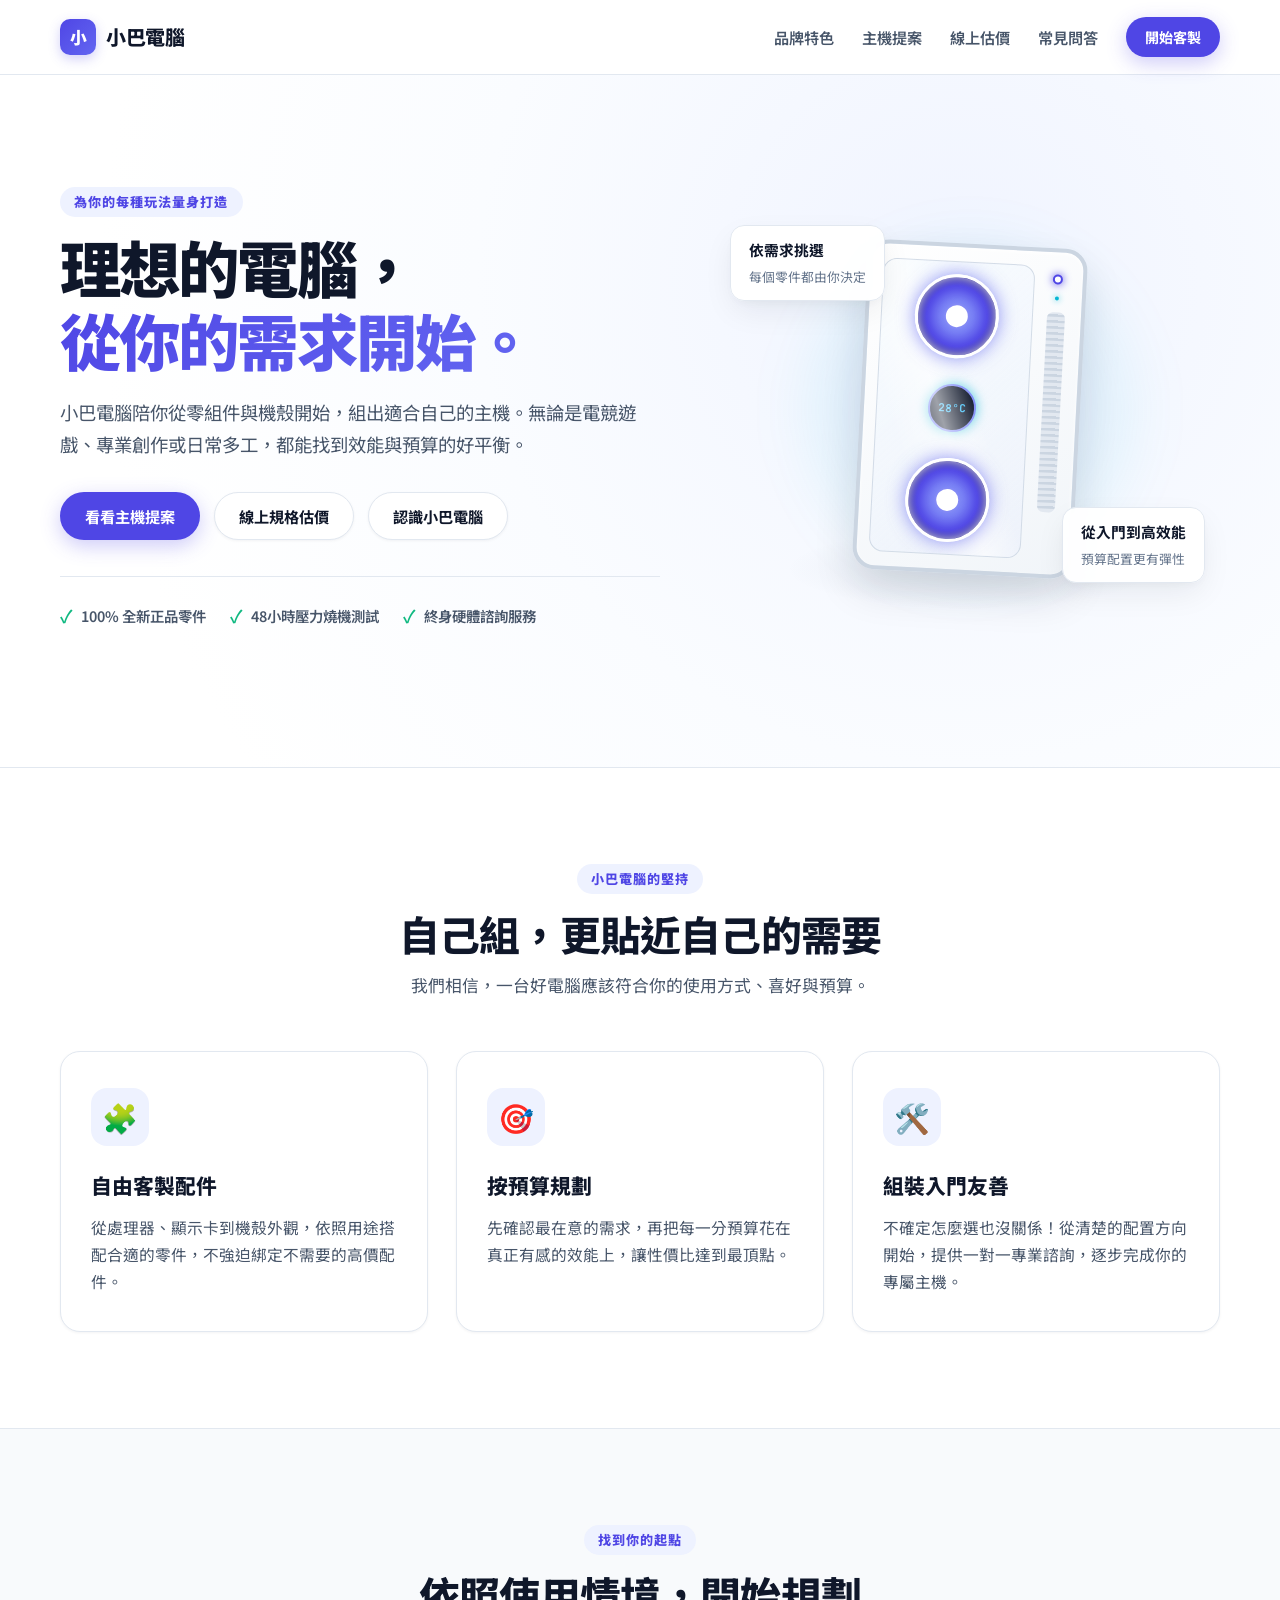
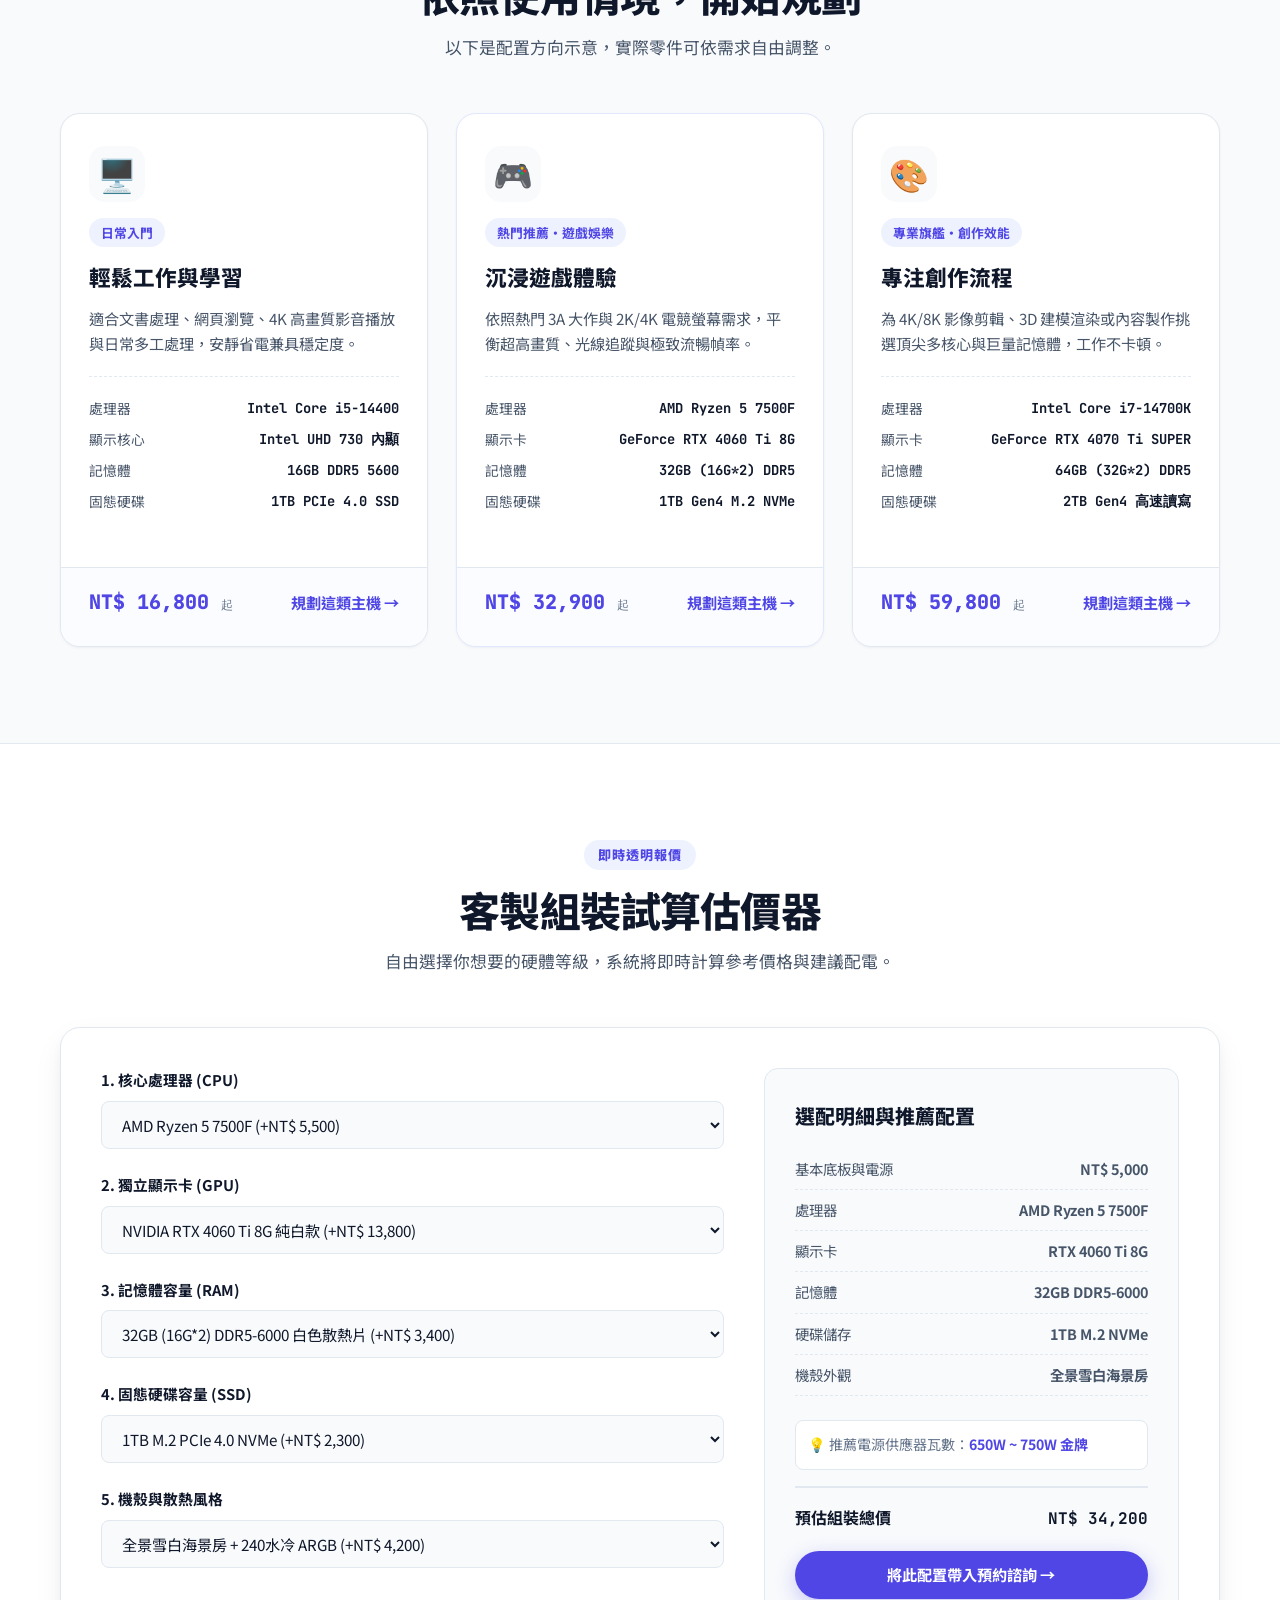
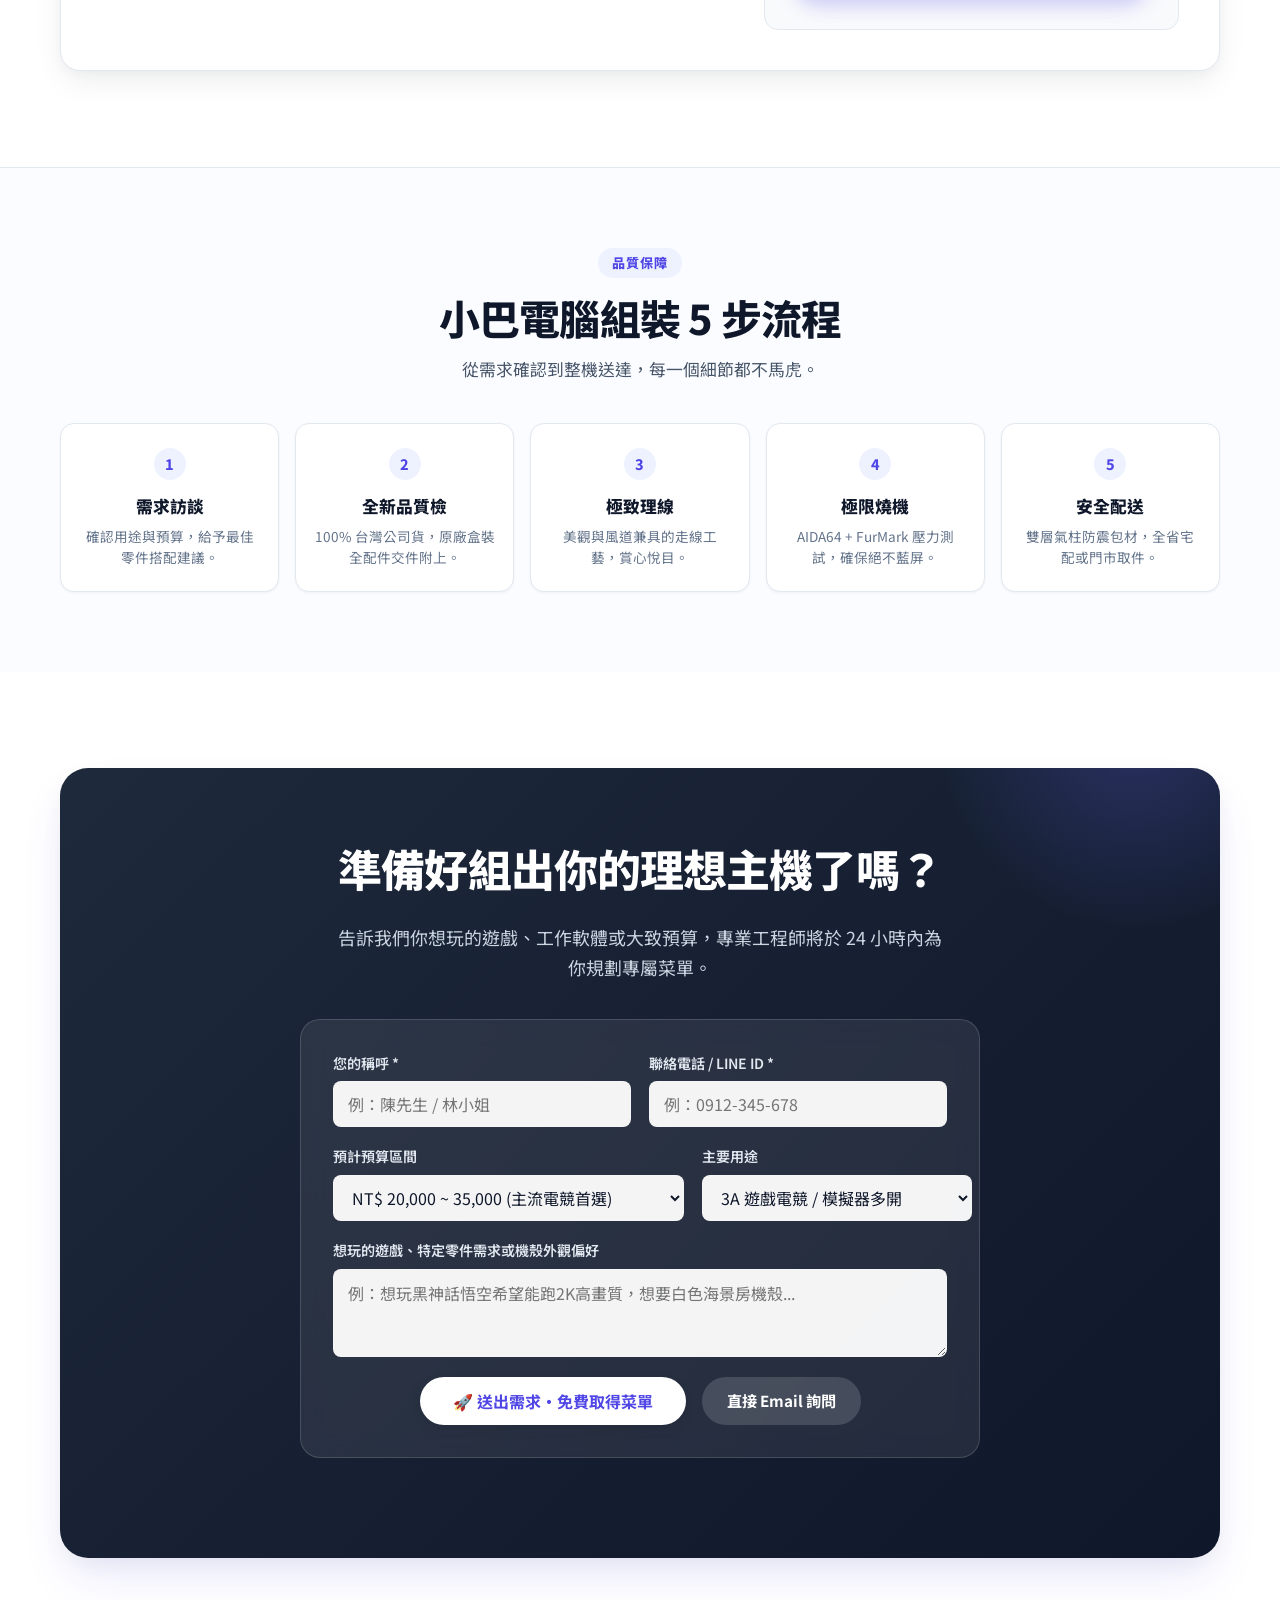
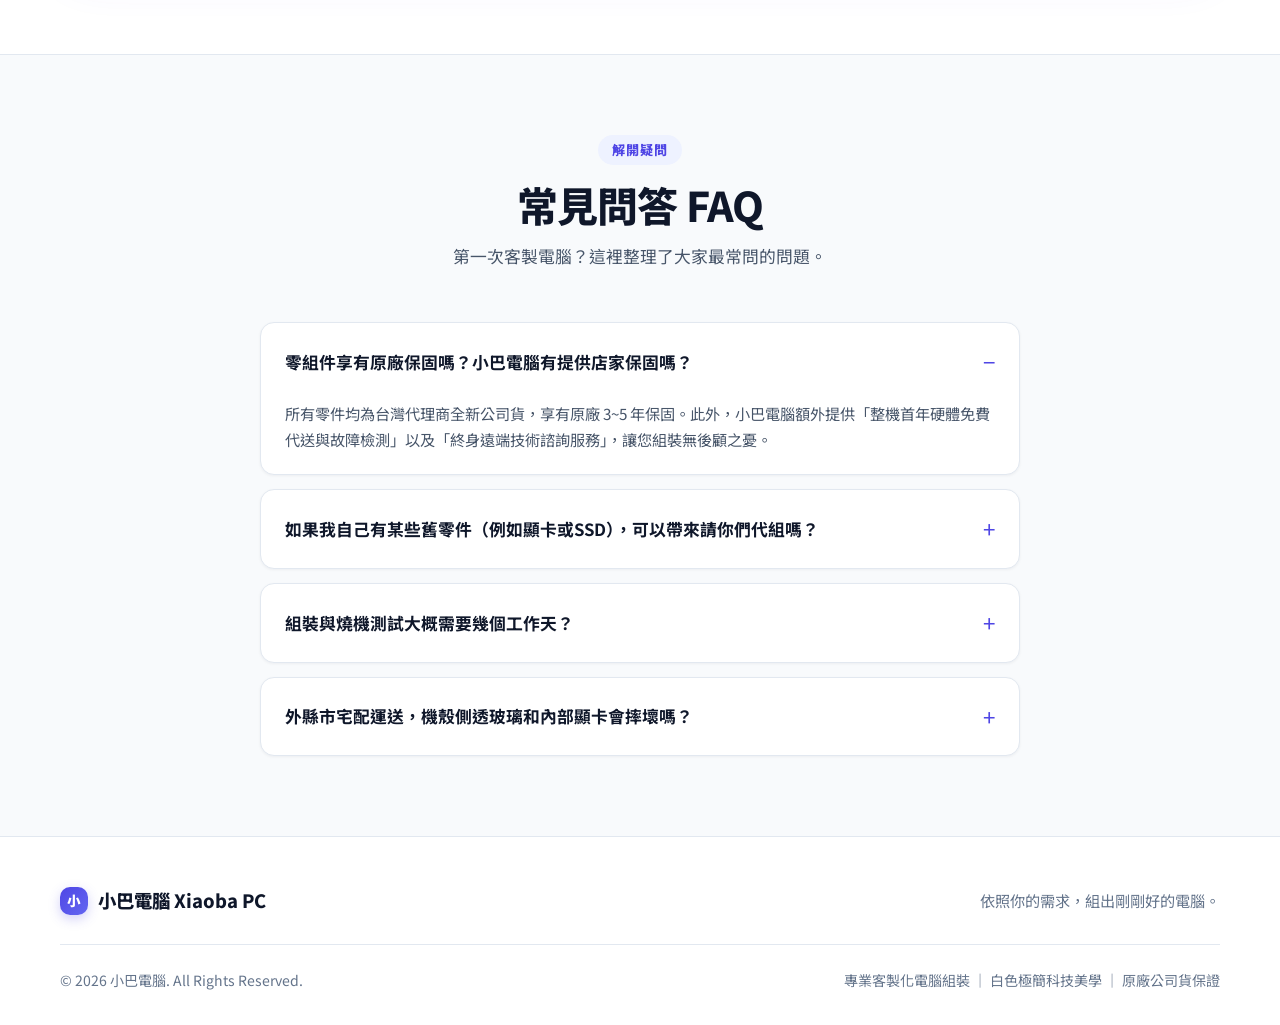
<file: outline/index.html>
<!DOCTYPE html>
<html lang="zh-Hant">
<head>
  <meta charset="UTF-8">
  <meta name="viewport" content="width=device-width, initial-scale=1.0">
  <meta name="description" content="小巴電腦提供客製化電腦，陪你組出理想效能與風格。專為電腦組裝者打造，自由選配、透明報價、專業燒機測試。">
  <title>小巴電腦｜組出你的理想電腦</title>
  <link rel="preconnect" href="https://fonts.googleapis.com">
  <link rel="preconnect" href="https://fonts.gstatic.com" crossorigin>
  <link href="https://fonts.googleapis.com/css2?family=Noto+Sans+TC:wght@400;500;600;700;800;900&family=JetBrains+Mono:wght@500;700&display=swap" rel="stylesheet">
  <style>
    /* ==========================================================================
       CSS 變數系統 - 以「白色」為核心之現代極簡科技美學
       ========================================================================== */
    :root {
      /* 白色系與背景色階 */
      --bg-body: #ffffff;
      --bg-surface: #ffffff;
      --bg-subtle: #f8fafc;
      --bg-card: #ffffff;
      --bg-panel: #f1f5f9;
      --bg-hero: radial-gradient(circle at 75% 30%, #f0f4ff 0%, #fafcff 45%, #ffffff 80%);
      
      /* 文字色階 (高對比確保閱讀舒適度) */
      --text-main: #0f172a;
      --text-sub: #475569;
      --text-muted: #64748b;
      --text-light: #94a3b8;
      --text-white: #ffffff;

      /* 品牌核心與裝飾點綴 (沉穩藍紫科技色) */
      --brand-primary: #4f46e5;
      --brand-primary-hover: #4338ca;
      --brand-light: #eef2ff;
      --brand-border: #e0e7ff;
      --brand-accent: #06b6d4;

      /* 邊框與分割線 */
      --border-color: #e2e8f0;
      --border-light: #f1f5f9;
      --border-focus: #818cf8;

      /* 精緻陰影系統 */
      --shadow-sm: 0 1px 3px rgba(15, 23, 42, 0.05);
      --shadow-md: 0 4px 16px -2px rgba(15, 23, 42, 0.06), 0 2px 6px -1px rgba(15, 23, 42, 0.03);
      --shadow-lg: 0 12px 32px -4px rgba(15, 23, 42, 0.08), 0 4px 12px -2px rgba(15, 23, 42, 0.04);
      --shadow-xl: 0 24px 48px -8px rgba(79, 70, 229, 0.12), 0 8px 24px -4px rgba(15, 23, 42, 0.06);

      /* 版面與圓角 */
      --max-width: 1160px;
      --radius-sm: 8px;
      --radius-md: 14px;
      --radius-lg: 20px;
      --radius-full: 9999px;
      --font-base: "Noto Sans TC", -apple-system, BlinkMacSystemFont, "Segoe UI", Roboto, "Helvetica Neue", Arial, sans-serif;
      --font-mono: "JetBrains Mono", monospace;
    }

    /* ==========================================================================
       基礎重置與排版
       ========================================================================== */
    *, *::before, *::after {
      box-sizing: border-box;
      margin: 0;
      padding: 0;
    }

    html {
      scroll-behavior: smooth;
      scroll-padding-top: 80px;
    }

    body {
      background-color: var(--bg-body);
      color: var(--text-main);
      font-family: var(--font-base);
      line-height: 1.68;
      -webkit-font-smoothing: antialiased;
      -moz-osx-font-smoothing: grayscale;
    }

    a {
      color: inherit;
      text-decoration: none;
      transition: color 0.2s ease;
    }

    button, input, select, textarea {
      font: inherit;
    }

    img {
      max-width: 100%;
      height: auto;
      display: block;
    }

    .container {
      width: min(var(--max-width), calc(100% - 40px));
      margin-inline: auto;
    }

    /* ==========================================================================
       按鈕與通用元件
       ========================================================================== */
    .btn {
      display: inline-flex;
      align-items: center;
      justify-content: center;
      gap: 8px;
      min-height: 48px;
      padding: 0 24px;
      border-radius: var(--radius-full);
      font-size: 0.95rem;
      font-weight: 700;
      cursor: pointer;
      border: 1px solid transparent;
      transition: all 0.25s cubic-bezier(0.16, 1, 0.3, 1);
      text-align: center;
      line-height: 1;
    }

    .btn:hover {
      transform: translateY(-2px);
    }

    .btn-primary {
      background-color: var(--brand-primary);
      color: #ffffff;
      box-shadow: 0 6px 20px rgba(79, 70, 229, 0.28);
    }

    .btn-primary:hover {
      background-color: var(--brand-primary-hover);
      box-shadow: 0 8px 24px rgba(79, 70, 229, 0.38);
    }

    .btn-secondary {
      background-color: #ffffff;
      color: var(--text-main);
      border-color: var(--border-color);
      box-shadow: var(--shadow-sm);
    }

    .btn-secondary:hover {
      border-color: var(--brand-primary);
      color: var(--brand-primary);
      background-color: var(--brand-light);
    }

    .btn-white {
      background-color: #ffffff;
      color: var(--brand-primary);
      box-shadow: var(--shadow-md);
    }

    .btn-white:hover {
      background-color: #f8fafc;
      color: var(--brand-primary-hover);
    }

    .section-tag {
      display: inline-block;
      font-size: 0.82rem;
      font-weight: 800;
      letter-spacing: 0.08em;
      text-transform: uppercase;
      color: var(--brand-primary);
      background-color: var(--brand-light);
      padding: 4px 14px;
      border-radius: var(--radius-full);
      margin-bottom: 14px;
    }

    .section-header {
      text-align: center;
      max-width: 680px;
      margin: 0 auto 52px;
    }

    .section-header h2 {
      font-size: clamp(2rem, 3.2vw, 2.75rem);
      font-weight: 800;
      line-height: 1.25;
      letter-spacing: -0.02em;
      color: var(--text-main);
      margin-bottom: 12px;
    }

    .section-header p {
      color: var(--text-sub);
      font-size: 1.05rem;
    }

    /* ==========================================================================
       頂部導覽列 (Sticky Header)
       ========================================================================== */
    .site-header {
      position: sticky;
      top: 0;
      z-index: 100;
      background-color: rgba(255, 255, 255, 0.92);
      backdrop-filter: blur(16px);
      -webkit-backdrop-filter: blur(16px);
      border-bottom: 1px solid var(--border-color);
      transition: background-color 0.3s;
    }

    .nav-wrapper {
      display: flex;
      align-items: center;
      justify-content: space-between;
      height: 74px;
      gap: 24px;
    }

    .brand-logo {
      display: flex;
      align-items: center;
      gap: 10px;
      font-size: 1.25rem;
      font-weight: 800;
      color: var(--text-main);
      letter-spacing: -0.02em;
    }

    .brand-badge {
      display: grid;
      place-items: center;
      width: 36px;
      height: 36px;
      border-radius: 10px;
      background: linear-gradient(135deg, var(--brand-primary), #6366f1);
      color: #ffffff;
      font-weight: 900;
      font-size: 1.05rem;
      box-shadow: 0 4px 12px rgba(79, 70, 229, 0.25);
    }

    .nav-links {
      display: flex;
      align-items: center;
      list-style: none;
      gap: 28px;
    }

    .nav-links a:not(.btn) {
      font-size: 0.95rem;
      font-weight: 600;
      color: var(--text-sub);
      position: relative;
      padding: 6px 0;
    }

    .nav-links a:not(.btn):hover {
      color: var(--brand-primary);
    }

    .nav-links a:not(.btn)::after {
      content: "";
      position: absolute;
      bottom: 0;
      left: 0;
      width: 100%;
      height: 2px;
      background-color: var(--brand-primary);
      transform: scaleX(0);
      transform-origin: right;
      transition: transform 0.25s ease;
    }

    .nav-links a:not(.btn):hover::after {
      transform: scaleX(1);
      transform-origin: left;
    }

    /* ==========================================================================
       首頁主視覺 (Hero Section)
       ========================================================================== */
    .hero-section {
      position: relative;
      background: var(--bg-hero);
      overflow: hidden;
      padding: 64px 0 88px;
      border-bottom: 1px solid var(--border-color);
    }

    .hero-grid {
      display: grid;
      grid-template-columns: 1.1fr 0.9fr;
      align-items: center;
      gap: 48px;
      min-height: 540px;
    }

    .hero-content {
      max-width: 600px;
    }

    .hero-title {
      font-size: clamp(2.5rem, 4.8vw, 4.2rem);
      font-weight: 900;
      line-height: 1.18;
      letter-spacing: -0.03em;
      color: var(--text-main);
      margin-bottom: 20px;
    }

    .hero-title span {
      background: linear-gradient(135deg, var(--brand-primary) 0%, #6366f1 100%);
      -webkit-background-clip: text;
      -webkit-text-fill-color: transparent;
    }

    .hero-desc {
      font-size: 1.15rem;
      color: var(--text-sub);
      line-height: 1.75;
      margin-bottom: 32px;
    }

    .hero-actions {
      display: flex;
      flex-wrap: wrap;
      gap: 14px;
      margin-bottom: 36px;
    }

    .hero-highlights {
      display: flex;
      align-items: center;
      gap: 24px;
      padding-top: 24px;
      border-top: 1px solid var(--border-color);
    }

    .highlight-item {
      display: flex;
      align-items: center;
      gap: 8px;
      font-size: 0.9rem;
      font-weight: 600;
      color: var(--text-sub);
    }

    .highlight-icon {
      color: #10b981;
      font-size: 1.1rem;
    }

    /* 純 CSS 繪製：純白海景房客製化主機示意圖 */
    .hero-art-wrapper {
      position: relative;
      display: flex;
      justify-content: center;
      align-items: center;
      min-height: 440px;
    }

    .art-halo {
      position: absolute;
      width: 380px;
      height: 380px;
      background: radial-gradient(circle, rgba(79, 70, 229, 0.12) 0%, rgba(6, 182, 212, 0.08) 50%, transparent 70%);
      border-radius: 50%;
      filter: blur(24px);
    }

    .pc-podium {
      position: absolute;
      bottom: 20px;
      width: 360px;
      height: 80px;
      background: radial-gradient(ellipse at center, rgba(226, 232, 240, 0.9) 0%, rgba(255, 255, 255, 0) 72%);
      border-radius: 50%;
    }

    .pc-tower {
      position: relative;
      z-index: 2;
      width: 220px;
      height: 330px;
      background: linear-gradient(145deg, #ffffff, #f1f5f9);
      border: 4px solid #cbd5e1;
      border-radius: 22px;
      box-shadow: 0 20px 40px rgba(15, 23, 42, 0.12), inset 0 2px 4px rgba(255, 255, 255, 0.9);
      display: flex;
      padding: 14px 12px;
      gap: 10px;
      transform: rotate(3deg);
      transition: transform 0.4s ease;
    }

    .pc-tower:hover {
      transform: rotate(0deg) scale(1.02);
    }

    /* 海景房透側鋼化玻璃 */
    .pc-glass {
      flex: 1;
      background: linear-gradient(135deg, rgba(240, 249, 255, 0.5) 0%, rgba(224, 231, 255, 0.25) 100%);
      border: 1.5px solid rgba(203, 213, 225, 0.8);
      border-radius: 14px;
      padding: 12px 6px;
      display: flex;
      flex-direction: column;
      justify-content: space-between;
      align-items: center;
      position: relative;
      overflow: hidden;
    }

    .pc-glass::before {
      content: "";
      position: absolute;
      top: -50%;
      left: -50%;
      width: 200%;
      height: 200%;
      background: linear-gradient(45deg, transparent 40%, rgba(255, 255, 255, 0.6) 48%, transparent 54%);
      transform: rotate(25deg);
      pointer-events: none;
    }

    /* ARGB 幻彩風扇 */
    .pc-fan {
      width: 84px;
      height: 84px;
      border-radius: 50%;
      border: 3px solid #ffffff;
      background: radial-gradient(circle, #e0e7ff 0%, #818cf8 25%, #4f46e5 55%, #1e1b4b 90%);
      box-shadow: 0 0 18px rgba(99, 102, 241, 0.7), inset 0 0 10px rgba(255, 255, 255, 0.8);
      animation: spinFan 6s linear infinite;
      position: relative;
    }

    @keyframes spinFan {
      0% { transform: rotate(0deg); }
      100% { transform: rotate(360deg); }
    }

    .pc-fan::after {
      content: "";
      position: absolute;
      inset: 28px;
      background: #ffffff;
      border-radius: 50%;
      box-shadow: 0 0 8px rgba(79, 70, 229, 0.5);
    }

    /* 頂級水冷頭指示卡 */
    .pc-aio-block {
      width: 48px;
      height: 48px;
      background: #0f172a;
      border: 2px solid #818cf8;
      border-radius: 50%;
      box-shadow: 0 0 12px rgba(6, 182, 212, 0.7);
      display: grid;
      place-items: center;
      color: #38bdf8;
      font-size: 11px;
      font-family: var(--font-mono);
      font-weight: 700;
    }

    /* 機殼前置面板 */
    .pc-front-panel {
      width: 26px;
      display: flex;
      flex-direction: column;
      align-items: center;
      gap: 12px;
      padding-top: 8px;
    }

    .pc-power {
      width: 10px;
      height: 10px;
      border-radius: 50%;
      background: #ffffff;
      border: 2px solid var(--brand-primary);
      box-shadow: 0 0 8px var(--brand-primary);
    }

    .pc-led {
      width: 4px;
      height: 4px;
      border-radius: 50%;
      background: var(--brand-accent);
      box-shadow: 0 0 6px var(--brand-accent);
    }

    .pc-mesh {
      width: 18px;
      height: 200px;
      border-radius: 6px;
      background: repeating-linear-gradient(0deg, #e2e8f0 0px, #e2e8f0 3px, #cbd5e1 4px, #cbd5e1 6px);
    }

    /* 浮動規格標籤卡片 */
    .spec-card {
      position: absolute;
      z-index: 3;
      background: rgba(255, 255, 255, 0.95);
      backdrop-filter: blur(8px);
      padding: 12px 18px;
      border-radius: var(--radius-md);
      border: 1px solid var(--border-color);
      box-shadow: var(--shadow-lg);
      font-size: 0.85rem;
      animation: floatSpec 4s ease-in-out infinite alternate;
    }

    .spec-card strong {
      display: block;
      color: var(--text-main);
      font-size: 0.92rem;
      margin-bottom: 2px;
    }

    .spec-card span {
      color: var(--text-muted);
      font-size: 0.8rem;
    }

    .spec-card-1 {
      top: 36px;
      left: 10px;
      animation-delay: 0s;
    }

    .spec-card-2 {
      bottom: 46px;
      right: 15px;
      animation-delay: 2s;
    }

    @keyframes floatSpec {
      0% { transform: translateY(0px); }
      100% { transform: translateY(-8px); }
    }

    /* ==========================================================================
       品牌特色 (#about)
       ========================================================================== */
    .features-section {
      padding: 96px 0;
      background-color: #ffffff;
    }

    .features-grid {
      display: grid;
      grid-template-columns: repeat(3, 1fr);
      gap: 28px;
    }

    .feature-card {
      background: #ffffff;
      padding: 36px 30px;
      border-radius: var(--radius-lg);
      border: 1px solid var(--border-color);
      box-shadow: var(--shadow-sm);
      transition: all 0.3s ease;
      position: relative;
    }

    .feature-card:hover {
      transform: translateY(-6px);
      border-color: var(--brand-border);
      box-shadow: var(--shadow-xl);
    }

    .feature-icon-wrapper {
      width: 58px;
      height: 58px;
      border-radius: 16px;
      background-color: var(--brand-light);
      display: grid;
      place-items: center;
      font-size: 1.8rem;
      margin-bottom: 22px;
    }

    .feature-card h3 {
      font-size: 1.3rem;
      font-weight: 800;
      color: var(--text-main);
      margin-bottom: 12px;
    }

    .feature-card p {
      color: var(--text-sub);
      font-size: 0.98rem;
      line-height: 1.7;
    }

    /* ==========================================================================
       主機提案 (#builds)
       ========================================================================== */
    .builds-section {
      padding: 96px 0;
      background-color: var(--bg-subtle);
      border-top: 1px solid var(--border-color);
      border-bottom: 1px solid var(--border-color);
    }

    .builds-grid {
      display: grid;
      grid-template-columns: repeat(3, 1fr);
      gap: 28px;
    }

    .build-card {
      background: #ffffff;
      border: 1px solid var(--border-color);
      border-radius: var(--radius-lg);
      overflow: hidden;
      box-shadow: var(--shadow-sm);
      display: flex;
      flex-direction: column;
      transition: all 0.3s cubic-bezier(0.16, 1, 0.3, 1);
      position: relative;
    }

    .build-card:hover {
      transform: translateY(-6px);
      box-shadow: var(--shadow-xl);
      border-color: var(--brand-border);
    }

    .build-card-top {
      padding: 32px 28px 20px;
      flex-grow: 1;
    }

    .build-emoji-badge {
      display: inline-flex;
      align-items: center;
      justify-content: center;
      width: 56px;
      height: 56px;
      border-radius: 16px;
      background: var(--bg-subtle);
      font-size: 2rem;
      margin-bottom: 16px;
    }

    .build-category-tag {
      display: inline-block;
      font-size: 0.8rem;
      font-weight: 700;
      color: var(--brand-primary);
      background-color: var(--brand-light);
      padding: 4px 12px;
      border-radius: var(--radius-full);
      margin-bottom: 12px;
    }

    .build-title {
      font-size: 1.35rem;
      font-weight: 800;
      color: var(--text-main);
      margin-bottom: 10px;
    }

    .build-desc {
      color: var(--text-sub);
      font-size: 0.95rem;
      line-height: 1.65;
      margin-bottom: 20px;
    }

    /* 規格簡約清單 */
    .build-specs-list {
      list-style: none;
      padding: 16px 0;
      border-top: 1px dashed var(--border-color);
      margin-bottom: 14px;
    }

    .build-specs-list li {
      display: flex;
      justify-content: space-between;
      font-size: 0.86rem;
      color: var(--text-sub);
      padding: 4px 0;
    }

    .build-specs-list strong {
      color: var(--text-main);
      font-family: var(--font-mono);
    }

    .build-card-footer {
      padding: 18px 28px 26px;
      background-color: #fafcff;
      border-top: 1px solid var(--border-color);
      display: flex;
      align-items: center;
      justify-content: space-between;
    }

    .build-price {
      font-size: 1.25rem;
      font-weight: 800;
      color: var(--brand-primary);
      font-family: var(--font-mono);
    }

    .build-price small {
      font-size: 0.78rem;
      color: var(--text-muted);
      font-weight: 500;
    }

    .build-link {
      display: inline-flex;
      align-items: center;
      gap: 6px;
      color: var(--brand-primary);
      font-size: 0.95rem;
      font-weight: 700;
      transition: gap 0.2s;
    }

    .build-link:hover {
      color: var(--brand-primary-hover);
      gap: 10px;
    }

    /* ==========================================================================
       互動式客製化組裝即時估價器 (Interactive PC Builder)
       ========================================================================== */
    .configurator-section {
      padding: 96px 0;
      background-color: #ffffff;
    }

    .configurator-box {
      background: #ffffff;
      border: 1px solid var(--border-color);
      border-radius: var(--radius-lg);
      box-shadow: var(--shadow-lg);
      padding: 40px;
      display: grid;
      grid-template-columns: 1.2fr 0.8fr;
      gap: 40px;
    }

    .config-options {
      display: flex;
      flex-direction: column;
      gap: 24px;
    }

    .config-group label {
      display: block;
      font-size: 0.92rem;
      font-weight: 700;
      color: var(--text-main);
      margin-bottom: 8px;
    }

    .config-select {
      width: 100%;
      height: 48px;
      border: 1px solid var(--border-color);
      border-radius: var(--radius-sm);
      padding: 0 16px;
      background-color: var(--bg-subtle);
      color: var(--text-main);
      font-size: 0.95rem;
      transition: border-color 0.2s;
      outline: none;
    }

    .config-select:focus {
      border-color: var(--brand-primary);
      background-color: #ffffff;
      box-shadow: 0 0 0 3px rgba(79, 70, 229, 0.15);
    }

    .config-summary {
      background: var(--bg-subtle);
      border: 1px solid var(--border-color);
      border-radius: var(--radius-md);
      padding: 30px;
      display: flex;
      flex-direction: column;
      justify-content: space-between;
    }

    .config-summary h3 {
      font-size: 1.25rem;
      font-weight: 800;
      color: var(--text-main);
      margin-bottom: 16px;
    }

    .config-receipt {
      list-style: none;
      margin-bottom: 24px;
    }

    .config-receipt li {
      display: flex;
      justify-content: space-between;
      padding: 8px 0;
      font-size: 0.9rem;
      color: var(--text-sub);
      border-bottom: 1px dashed var(--border-color);
    }

    .config-total {
      margin-top: 16px;
      padding-top: 16px;
      border-top: 2px solid var(--border-color);
      display: flex;
      align-items: baseline;
      justify-content: space-between;
    }

    .config-total span {
      font-size: 1rem;
      font-weight: 700;
      color: var(--text-main);
    }

    .config-total-val {
      font-size: 1.85rem;
      font-weight: 900;
      color: var(--brand-primary);
      font-family: var(--font-mono);
    }

    /* ==========================================================================
       組裝 5 大堅持流程
       ========================================================================== */
    .process-section {
      padding: 80px 0;
      background-color: #fafcff;
      border-top: 1px solid var(--border-color);
    }

    .process-steps {
      display: grid;
      grid-template-columns: repeat(5, 1fr);
      gap: 16px;
      position: relative;
    }

    .process-step {
      background: #ffffff;
      padding: 24px 18px;
      border-radius: var(--radius-md);
      border: 1px solid var(--border-color);
      box-shadow: var(--shadow-sm);
      text-align: center;
      position: relative;
    }

    .step-num {
      width: 32px;
      height: 32px;
      background: var(--brand-light);
      color: var(--brand-primary);
      border-radius: 50%;
      display: grid;
      place-items: center;
      font-weight: 800;
      font-size: 0.9rem;
      margin: 0 auto 12px;
    }

    .process-step h4 {
      font-size: 1.05rem;
      font-weight: 800;
      margin-bottom: 6px;
      color: var(--text-main);
    }

    .process-step p {
      font-size: 0.85rem;
      color: var(--text-muted);
      line-height: 1.5;
    }

    /* ==========================================================================
       聯絡行動區 (#contact)
       ========================================================================== */
    .contact-section {
      padding: 96px 0;
      background-color: #ffffff;
    }

    .contact-panel {
      background: linear-gradient(135deg, #1e293b 0%, #0f172a 100%);
      color: #ffffff;
      border-radius: 28px;
      padding: 64px 48px;
      box-shadow: var(--shadow-xl);
      text-align: center;
      position: relative;
      overflow: hidden;
    }

    .contact-panel::before {
      content: "";
      position: absolute;
      top: -30%;
      right: -10%;
      width: 400px;
      height: 400px;
      background: radial-gradient(circle, rgba(99, 102, 241, 0.25) 0%, transparent 70%);
      border-radius: 50%;
      pointer-events: none;
    }

    .contact-title {
      font-size: clamp(2rem, 3.5vw, 2.75rem);
      font-weight: 800;
      letter-spacing: -0.02em;
      margin-bottom: 16px;
    }

    .contact-desc {
      color: #cbd5e1;
      font-size: 1.12rem;
      max-width: 620px;
      margin: 0 auto 36px;
      line-height: 1.7;
    }

    .contact-form-wrapper {
      max-width: 680px;
      margin: 0 auto 36px;
      background: rgba(255, 255, 255, 0.08);
      backdrop-filter: blur(12px);
      border: 1px solid rgba(255, 255, 255, 0.15);
      border-radius: var(--radius-lg);
      padding: 32px;
      text-align: left;
    }

    .form-grid {
      display: grid;
      grid-template-columns: 1fr 1fr;
      gap: 18px;
      margin-bottom: 18px;
    }

    .form-group {
      display: flex;
      flex-direction: column;
      gap: 6px;
    }

    .form-group label {
      font-size: 0.88rem;
      color: #e2e8f0;
      font-weight: 600;
    }

    .form-control {
      height: 46px;
      border-radius: var(--radius-sm);
      border: 1px solid rgba(255, 255, 255, 0.2);
      background: rgba(255, 255, 255, 0.95);
      color: var(--text-main);
      padding: 0 14px;
      outline: none;
      transition: border-color 0.2s;
    }

    .form-control:focus {
      border-color: #818cf8;
      box-shadow: 0 0 0 3px rgba(129, 140, 248, 0.35);
    }

    textarea.form-control {
      height: 88px;
      padding-top: 10px;
      resize: vertical;
    }

    .contact-actions {
      display: flex;
      justify-content: center;
      gap: 16px;
      flex-wrap: wrap;
    }

    /* ==========================================================================
       常見問題 FAQ 手風琴
       ========================================================================== */
    .faq-section {
      padding: 80px 0;
      background-color: var(--bg-subtle);
      border-top: 1px solid var(--border-color);
    }

    .faq-accordion {
      max-width: 760px;
      margin: 0 auto;
      display: flex;
      flex-direction: column;
      gap: 14px;
    }

    .faq-item {
      background: #ffffff;
      border: 1px solid var(--border-color);
      border-radius: var(--radius-md);
      overflow: hidden;
      box-shadow: var(--shadow-sm);
    }

    .faq-question {
      padding: 20px 24px;
      font-weight: 700;
      font-size: 1.05rem;
      color: var(--text-main);
      cursor: pointer;
      display: flex;
      justify-content: space-between;
      align-items: center;
      user-select: none;
    }

    .faq-question::after {
      content: "+";
      font-size: 1.4rem;
      font-weight: 400;
      color: var(--brand-primary);
      transition: transform 0.2s;
    }

    .faq-item.active .faq-question::after {
      content: "−";
    }

    .faq-answer {
      display: none;
      padding: 0 24px 22px;
      color: var(--text-sub);
      font-size: 0.95rem;
      line-height: 1.7;
    }

    .faq-item.active .faq-answer {
      display: block;
    }

    /* ==========================================================================
       頁尾 (Site Footer)
       ========================================================================== */
    .site-footer {
      background-color: #ffffff;
      border-top: 1px solid var(--border-color);
      padding: 48px 0 32px;
    }

    .footer-content {
      display: flex;
      align-items: center;
      justify-content: space-between;
      flex-wrap: wrap;
      gap: 24px;
      padding-bottom: 28px;
      border-bottom: 1px solid var(--border-color);
      margin-bottom: 24px;
    }

    .footer-brand {
      display: flex;
      align-items: center;
      gap: 10px;
      font-weight: 800;
      font-size: 1.15rem;
    }

    .footer-tagline {
      color: var(--text-muted);
      font-size: 0.95rem;
    }

    .footer-bottom {
      display: flex;
      justify-content: space-between;
      align-items: center;
      font-size: 0.88rem;
      color: var(--text-muted);
      flex-wrap: wrap;
      gap: 12px;
    }

    /* ==========================================================================
       響應式設計 (RWD Media Queries)
       ========================================================================== */
    @media (max-width: 992px) {
      .hero-grid {
        grid-template-columns: 1fr;
        gap: 40px;
        text-align: center;
      }
      .hero-content {
        margin: 0 auto;
      }
      .hero-actions {
        justify-content: center;
      }
      .hero-highlights {
        justify-content: center;
      }
      .features-grid, .builds-grid {
        grid-template-columns: repeat(2, 1fr);
      }
      .configurator-box {
        grid-template-columns: 1fr;
      }
      .process-steps {
        grid-template-columns: repeat(2, 1fr);
      }
    }

    @media (max-width: 768px) {
      .nav-links li:not(:last-child) {
        display: none;
      }
      .features-grid, .builds-grid {
        grid-template-columns: 1fr;
      }
      .form-grid {
        grid-template-columns: 1fr;
      }
      .contact-panel {
        padding: 42px 20px;
      }
      .contact-form-wrapper {
        padding: 22px 16px;
      }
      .process-steps {
        grid-template-columns: 1fr;
      }
      .footer-content, .footer-bottom {
        flex-direction: column;
        align-items: flex-start;
      }
    }

    @media (prefers-reduced-motion: reduce) {
      *, *::before, *::after {
        animation-duration: 0.01ms !important;
        animation-iteration-count: 1 !important;
        transition-duration: 0.01ms !important;
        scroll-behavior: auto !important;
      }
    }
  </style>
</head>
<body id="top">

  <!-- ========================================================================
       4.1 頂部導覽列
       ======================================================================== -->
  <header class="site-header">
    <div class="container">
      <nav class="nav-wrapper" aria-label="主要導覽">
        <a href="#top" class="brand-logo" aria-label="小巴電腦 回到頁首">
          <span class="brand-badge" aria-hidden="true">小</span>
          <span>小巴電腦</span>
        </a>
        <ul class="nav-links">
          <li><a href="#about">品牌特色</a></li>
          <li><a href="#builds">主機提案</a></li>
          <li><a href="#configurator">線上估價</a></li>
          <li><a href="#faq">常見問答</a></li>
          <li><a href="#contact" class="btn btn-primary" style="min-height: 40px; padding: 0 18px; font-size: 0.88rem;">開始客製</a></li>
        </ul>
      </nav>
    </div>
  </header>

  <main>
    <!-- ======================================================================
         4.2 首頁主視覺 (Hero Section)
         ====================================================================== -->
    <section class="hero-section" aria-labelledby="hero-title">
      <div class="container">
        <div class="hero-grid">
          
          <!-- 左欄：文案與行動按鈕 -->
          <div class="hero-content">
            <span class="section-tag">為你的每種玩法量身打造</span>
            <h1 id="hero-title" class="hero-title">
              理想的電腦，<br>
              <span>從你的需求開始。</span>
            </h1>
            <p class="hero-desc">
              小巴電腦陪你從零組件與機殼開始，組出適合自己的主機。無論是電競遊戲、專業創作或日常多工，都能找到效能與預算的好平衡。
            </p>
            <div class="hero-actions">
              <a href="#builds" class="btn btn-primary">看看主機提案</a>
              <a href="#configurator" class="btn btn-secondary">線上規格估價</a>
              <a href="#about" class="btn btn-secondary">認識小巴電腦</a>
            </div>
            <div class="hero-highlights">
              <div class="highlight-item">
                <span class="highlight-icon">✓</span> 100% 全新正品零件
              </div>
              <div class="highlight-item">
                <span class="highlight-icon">✓</span> 48小時壓力燒機測試
              </div>
              <div class="highlight-item">
                <span class="highlight-icon">✓</span> 終身硬體諮詢服務
              </div>
            </div>
          </div>

          <!-- 右欄：純 CSS 繪製雪白海景房電腦主機視覺 -->
          <div class="hero-art-wrapper" role="img" aria-label="小巴電腦純白客製化桌上型主機示意圖，具備 ARGB 幻彩風扇與側透鋼化玻璃">
            <div class="art-halo"></div>
            <div class="pc-podium"></div>

            <div class="pc-tower">
              <div class="pc-glass">
                <div class="pc-fan"></div>
                <div class="pc-aio-block">28°C</div>
                <div class="pc-fan"></div>
              </div>
              <div class="pc-front-panel">
                <div class="pc-power" title="電源指示"></div>
                <div class="pc-led"></div>
                <div class="pc-mesh"></div>
              </div>
            </div>

            <!-- 兩張資訊浮動卡片 -->
            <div class="spec-card spec-card-1">
              <strong>依需求挑選</strong>
              <span>每個零件都由你決定</span>
            </div>
            <div class="spec-card spec-card-2">
              <strong>從入門到高效能</strong>
              <span>預算配置更有彈性</span>
            </div>
          </div>

        </div>
      </div>
    </section>

    <!-- ======================================================================
         4.3 品牌特色 (#about)
         ====================================================================== -->
    <section id="about" class="features-section" aria-labelledby="about-title">
      <div class="container">
        <div class="section-header">
          <span class="section-tag">小巴電腦的堅持</span>
          <h2 id="about-title">自己組，更貼近自己的需要</h2>
          <p>我們相信，一台好電腦應該符合你的使用方式、喜好與預算。</p>
        </div>

        <div class="features-grid">
          <article class="feature-card">
            <div class="feature-icon-wrapper" aria-hidden="true">🧩</div>
            <h3>自由客製配件</h3>
            <p>從處理器、顯示卡到機殼外觀，依照用途搭配合適的零件，不強迫綁定不需要的高價配件。</p>
          </article>

          <article class="feature-card">
            <div class="feature-icon-wrapper" aria-hidden="true">🎯</div>
            <h3>按預算規劃</h3>
            <p>先確認最在意的需求，再把每一分預算花在真正有感的效能上，讓性價比達到最頂點。</p>
          </article>

          <article class="feature-card">
            <div class="feature-icon-wrapper" aria-hidden="true">🛠️</div>
            <h3>組裝入門友善</h3>
            <p>不確定怎麼選也沒關係！從清楚的配置方向開始，提供一對一專業諮詢，逐步完成你的專屬主機。</p>
          </article>
        </div>
      </div>
    </section>

    <!-- ======================================================================
         4.4 主機提案 (#builds)
         ====================================================================== -->
    <section id="builds" class="builds-section" aria-labelledby="builds-title">
      <div class="container">
        <div class="section-header">
          <span class="section-tag">找到你的起點</span>
          <h2 id="builds-title">依照使用情境，開始規劃</h2>
          <p>以下是配置方向示意，實際零件可依需求自由調整。</p>
        </div>

        <div class="builds-grid">
          
          <!-- 提案 1：日常入門 -->
          <article class="build-card">
            <div class="build-card-top">
              <span class="build-emoji-badge" aria-hidden="true">🖥️</span>
              <br>
              <span class="build-category-tag">日常入門</span>
              <h3 class="build-title">輕鬆工作與學習</h3>
              <p class="build-desc">適合文書處理、網頁瀏覽、4K 高畫質影音播放與日常多工處理，安靜省電兼具穩定度。</p>
              
              <ul class="build-specs-list">
                <li><span>處理器</span> <strong>Intel Core i5-14400</strong></li>
                <li><span>顯示核心</span> <strong>Intel UHD 730 內顯</strong></li>
                <li><span>記憶體</span> <strong>16GB DDR5 5600</strong></li>
                <li><span>固態硬碟</span> <strong>1TB PCIe 4.0 SSD</strong></li>
              </ul>
            </div>
            <div class="build-card-footer">
              <div class="build-price">NT$ 16,800 <small>起</small></div>
              <a href="#contact" class="build-link">規劃這類主機 →</a>
            </div>
          </article>

          <!-- 提案 2：遊戲娛樂 -->
          <article class="build-card" style="border-color: var(--brand-border);">
            <div class="build-card-top">
              <span class="build-emoji-badge" aria-hidden="true">🎮</span>
              <br>
              <span class="build-category-tag">熱門推薦・遊戲娛樂</span>
              <h3 class="build-title">沉浸遊戲體驗</h3>
              <p class="build-desc">依照熱門 3A 大作與 2K/4K 電競螢幕需求，平衡超高畫質、光線追蹤與極致流暢幀率。</p>

              <ul class="build-specs-list">
                <li><span>處理器</span> <strong>AMD Ryzen 5 7500F</strong></li>
                <li><span>顯示卡</span> <strong>GeForce RTX 4060 Ti 8G</strong></li>
                <li><span>記憶體</span> <strong>32GB (16G*2) DDR5</strong></li>
                <li><span>固態硬碟</span> <strong>1TB Gen4 M.2 NVMe</strong></li>
              </ul>
            </div>
            <div class="build-card-footer">
              <div class="build-price">NT$ 32,900 <small>起</small></div>
              <a href="#contact" class="build-link">規劃這類主機 →</a>
            </div>
          </article>

          <!-- 提案 3：創作效能 -->
          <article class="build-card">
            <div class="build-card-top">
              <span class="build-emoji-badge" aria-hidden="true">🎨</span>
              <br>
              <span class="build-category-tag">專業旗艦・創作效能</span>
              <h3 class="build-title">專注創作流程</h3>
              <p class="build-desc">為 4K/8K 影像剪輯、3D 建模渲染或內容製作挑選頂尖多核心與巨量記憶體，工作不卡頓。</p>

              <ul class="build-specs-list">
                <li><span>處理器</span> <strong>Intel Core i7-14700K</strong></li>
                <li><span>顯示卡</span> <strong>GeForce RTX 4070 Ti SUPER</strong></li>
                <li><span>記憶體</span> <strong>64GB (32G*2) DDR5</strong></li>
                <li><span>固態硬碟</span> <strong>2TB Gen4 高速讀寫</strong></li>
              </ul>
            </div>
            <div class="build-card-footer">
              <div class="build-price">NT$ 59,800 <small>起</small></div>
              <a href="#contact" class="build-link">規劃這類主機 →</a>
            </div>
          </article>

        </div>
      </div>
    </section>

    <!-- ======================================================================
         線上即時客製估價器 (#configurator)
         ====================================================================== -->
    <section id="configurator" class="configurator-section" aria-labelledby="config-title">
      <div class="container">
        <div class="section-header">
          <span class="section-tag">即時透明報價</span>
          <h2 id="config-title">客製組裝試算估價器</h2>
          <p>自由選擇你想要的硬體等級，系統將即時計算參考價格與建議配電。</p>
        </div>

        <div class="configurator-box">
          <div class="config-options">
            <div class="config-group">
              <label for="cfg-cpu">1. 核心處理器 (CPU)</label>
              <select id="cfg-cpu" class="config-select" onchange="updatePCPrice()">
                <option value="6000" data-name="Intel Core i5-14400 (10核/16緒)">Intel Core i5-14400 (+NT$ 6,000)</option>
                <option value="5500" data-name="AMD Ryzen 5 7500F (6核/12緒)" selected>AMD Ryzen 5 7500F (+NT$ 5,500)</option>
                <option value="12800" data-name="Intel Core i7-14700K (20核/28緒)">Intel Core i7-14700K (+NT$ 12,800)</option>
                <option value="18500" data-name="AMD Ryzen 7 7800X3D (電競神U)">AMD Ryzen 7 7800X3D (+NT$ 18,500)</option>
              </select>
            </div>

            <div class="config-group">
              <label for="cfg-gpu">2. 獨立顯示卡 (GPU)</label>
              <select id="cfg-gpu" class="config-select" onchange="updatePCPrice()">
                <option value="0" data-name="處理器內顯 (文書適用)">處理器內置顯卡 (NT$ 0)</option>
                <option value="9500" data-name="NVIDIA RTX 4060 8G">NVIDIA RTX 4060 8G (+NT$ 9,500)</option>
                <option value="13800" data-name="NVIDIA RTX 4060 Ti 8G (純白款)" selected>NVIDIA RTX 4060 Ti 8G 純白款 (+NT$ 13,800)</option>
                <option value="28500" data-name="NVIDIA RTX 4070 Ti SUPER 16G">NVIDIA RTX 4070 Ti SUPER 16G (+NT$ 28,500)</option>
                <option value="36900" data-name="NVIDIA RTX 4080 SUPER 16G (白化旗艦)">NVIDIA RTX 4080 SUPER 16G 白化旗艦 (+NT$ 36,900)</option>
              </select>
            </div>

            <div class="config-group">
              <label for="cfg-ram">3. 記憶體容量 (RAM)</label>
              <select id="cfg-ram" class="config-select" onchange="updatePCPrice()">
                <option value="1800" data-name="16GB (8G*2) DDR5-5600">16GB (8G*2) DDR5-5600 (+NT$ 1,800)</option>
                <option value="3400" data-name="32GB (16G*2) DDR5-6000 白色散熱片" selected>32GB (16G*2) DDR5-6000 白色散熱片 (+NT$ 3,400)</option>
                <option value="6800" data-name="64GB (32G*2) DDR5-6000 創作者首選">64GB (32G*2) DDR5-6000 創作者首選 (+NT$ 6,800)</option>
              </select>
            </div>

            <div class="config-group">
              <label for="cfg-ssd">4. 固態硬碟容量 (SSD)</label>
              <select id="cfg-ssd" class="config-select" onchange="updatePCPrice()">
                <option value="2300" data-name="1TB M.2 PCIe 4.0 NVMe (7000MB/s)" selected>1TB M.2 PCIe 4.0 NVMe (+NT$ 2,300)</option>
                <option value="4400" data-name="2TB M.2 PCIe 4.0 NVMe (高速大容量)">2TB M.2 PCIe 4.0 NVMe (+NT$ 4,400)</option>
              </select>
            </div>

            <div class="config-group">
              <label for="cfg-case">5. 機殼與散熱風格</label>
              <select id="cfg-case" class="config-select" onchange="updatePCPrice()">
                <option value="2400" data-name="極簡白・靜音緊湊型機殼">極簡白・靜音緊湊型機殼 (+NT$ 2,400)</option>
                <option value="4200" data-name="全景雪白海景房 + 240水冷 ARGB" selected>全景雪白海景房 + 240水冷 ARGB (+NT$ 4,200)</option>
                <option value="6500" data-name="頂級無立柱雙面玻璃海景房 + 360白色水冷">頂級無立柱雙面玻璃海景房 + 360白色水冷 (+NT$ 6,500)</option>
              </select>
            </div>
          </div>

          <div class="config-summary">
            <div>
              <h3>選配明細與推薦配置</h3>
              <ul id="cfg-receipt" class="config-receipt">
                <li><span>基本底板與電源</span> <strong>NT$ 5,000</strong></li>
                <li><span>處理器</span> <strong id="rec-cpu">AMD Ryzen 5 7500F</strong></li>
                <li><span>顯示卡</span> <strong id="rec-gpu">RTX 4060 Ti 8G</strong></li>
                <li><span>記憶體</span> <strong id="rec-ram">32GB DDR5-6000</strong></li>
                <li><span>硬碟儲存</span> <strong id="rec-ssd">1TB M.2 NVMe</strong></li>
                <li><span>機殼外觀</span> <strong id="rec-case">全景雪白海景房</strong></li>
              </ul>
              <div style="font-size: 0.88rem; color: var(--text-muted); background: #ffffff; padding: 12px; border-radius: var(--radius-sm); border: 1px solid var(--border-color);">
                💡 推薦電源供應器瓦數：<strong id="rec-psu" style="color: var(--brand-primary);">650W ~ 750W 金牌</strong>
              </div>
            </div>

            <div>
              <div class="config-total">
                <span>預估組裝總價</span>
                <span id="config-total-val" class="config-total-val">NT$ 34,200</span>
              </div>
              <button type="button" onclick="applyConfigToForm()" class="btn btn-primary" style="width: 100%; margin-top: 18px;">
                將此配置帶入預約諮詢 →
              </button>
            </div>
          </div>
        </div>
      </div>
    </section>

    <!-- ======================================================================
         組裝服務 5 大流程
         ====================================================================== -->
    <section class="process-section">
      <div class="container">
        <div class="section-header" style="margin-bottom: 40px;">
          <span class="section-tag">品質保障</span>
          <h2>小巴電腦組裝 5 步流程</h2>
          <p>從需求確認到整機送達，每一個細節都不馬虎。</p>
        </div>

        <div class="process-steps">
          <div class="process-step">
            <div class="step-num">1</div>
            <h4>需求訪談</h4>
            <p>確認用途與預算，給予最佳零件搭配建議。</p>
          </div>
          <div class="process-step">
            <div class="step-num">2</div>
            <h4>全新品質檢</h4>
            <p>100% 台灣公司貨，原廠盒裝全配件交件附上。</p>
          </div>
          <div class="process-step">
            <div class="step-num">3</div>
            <h4>極致理線</h4>
            <p>美觀與風道兼具的走線工藝，賞心悅目。</p>
          </div>
          <div class="process-step">
            <div class="step-num">4</div>
            <h4>極限燒機</h4>
            <p>AIDA64 + FurMark 壓力測試，確保絕不藍屏。</p>
          </div>
          <div class="process-step">
            <div class="step-num">5</div>
            <h4>安全配送</h4>
            <p>雙層氣柱防震包材，全省宅配或門市取件。</p>
          </div>
        </div>
      </div>
    </section>

    <!-- ======================================================================
         4.5 聯絡行動區 (#contact)
         ====================================================================== -->
    <section id="contact" class="contact-section" aria-labelledby="contact-title">
      <div class="container">
        <div class="contact-panel">
          <h2 id="contact-title" class="contact-title">準備好組出你的理想主機了嗎？</h2>
          <p class="contact-desc">
            告訴我們你想玩的遊戲、工作軟體或大致預算，專業工程師將於 24 小時內為你規劃專屬菜單。
          </p>

          <form id="inquiry-form" class="contact-form-wrapper" onsubmit="handleInquirySubmit(event)">
            <div class="form-grid">
              <div class="form-group">
                <label for="contact-name">您的稱呼 *</label>
                <input type="text" id="contact-name" class="form-control" placeholder="例：陳先生 / 林小姐" required>
              </div>
              <div class="form-group">
                <label for="contact-phone">聯絡電話 / LINE ID *</label>
                <input type="text" id="contact-phone" class="form-control" placeholder="例：0912-345-678" required>
              </div>
            </div>

            <div class="form-grid">
              <div class="form-group">
                <label for="contact-budget">預計預算區間</label>
                <select id="contact-budget" class="form-control">
                  <option value="20000以下">NT$ 20,000 以下 (入門文書/輕電競)</option>
                  <option value="20000-35000" selected>NT$ 20,000 ~ 35,000 (主流電競首選)</option>
                  <option value="35000-50000">NT$ 35,000 ~ 50,000 (高畫質3A/輕度剪輯)</option>
                  <option value="50000以上">NT$ 50,000 以上 (頂級效能/海景房水冷)</option>
                </select>
              </div>
              <div class="form-group">
                <label for="contact-usage">主要用途</label>
                <select id="contact-usage" class="form-control">
                  <option value="gaming" selected>3A 遊戲電競 / 模擬器多開</option>
                  <option value="creator">影音剪輯 / 3D 動畫 / 渲染</option>
                  <option value="office">文書辦公 / 上課學習 / 股票看盤</option>
                  <option value="ai">AI 深度學習 / 本地大模型運算</option>
                </select>
              </div>
            </div>

            <div class="form-group" style="margin-bottom: 20px;">
              <label for="contact-notes">想玩的遊戲、特定零件需求或機殼外觀偏好</label>
              <textarea id="contact-notes" class="form-control" placeholder="例：想玩黑神話悟空希望能跑2K高畫質，想要白色海景房機殼..."></textarea>
            </div>

            <div class="contact-actions">
              <button type="submit" class="btn btn-white" style="font-size: 1rem; padding: 0 32px;">
                🚀 送出需求・免費取得菜單
              </button>
              <a class="btn" style="background: rgba(255, 255, 255, 0.15); color: #ffffff;" href="mailto:hello@xiaoba-pc.example?subject=%E5%B0%8F%E5%B7%B4%E9%9B%BB%E8%85%A6%E5%AE%A2%E8%A3%BD%E9%9C%80%E6%B1%82">
                直接 Email 詢問
              </a>
            </div>
            <div id="form-feedback" style="display: none; text-align: center; margin-top: 16px; color: #a7f3d0; font-weight: 700;"></div>
          </form>
        </div>
      </div>
    </section>

    <!-- ======================================================================
         常見問答 FAQ (#faq)
         ====================================================================== -->
    <section id="faq" class="faq-section" aria-labelledby="faq-title">
      <div class="container">
        <div class="section-header">
          <span class="section-tag">解開疑問</span>
          <h2 id="faq-title">常見問答 FAQ</h2>
          <p>第一次客製電腦？這裡整理了大家最常問的問題。</p>
        </div>

        <div class="faq-accordion">
          <div class="faq-item active" onclick="toggleFaq(this)">
            <div class="faq-question">零組件享有原廠保固嗎？小巴電腦有提供店家保固嗎？</div>
            <div class="faq-answer">
              所有零件均為台灣代理商全新公司貨，享有原廠 3~5 年保固。此外，小巴電腦額外提供「整機首年硬體免費代送與故障檢測」以及「終身遠端技術諮詢服務」，讓您組裝無後顧之憂。
            </div>
          </div>

          <div class="faq-item" onclick="toggleFaq(this)">
            <div class="faq-question">如果我自己有某些舊零件（例如顯卡或SSD），可以帶來請你們代組嗎？</div>
            <div class="faq-answer">
              可以的！小巴電腦支援「半自備零件客製組裝」。我們在收到您的零件後會先進行基本檢測，再與其餘新挑選的零件一併安裝整線與壓力測試，僅酌收合理的組裝工本費。
            </div>
          </div>

          <div class="faq-item" onclick="toggleFaq(this)">
            <div class="faq-question">組裝與燒機測試大概需要幾個工作天？</div>
            <div class="faq-answer">
              一般常態規格於確認菜單並下訂後，通常在 2~3 個工作天內即可完成精緻整線、系統安裝與 48 小時燒機測試。若為特殊限量白色配件或自組水冷，會在報價時先行說明備料時程。
            </div>
          </div>

          <div class="faq-item" onclick="toggleFaq(this)">
            <div class="faq-question">外縣市宅配運送，機殼側透玻璃和內部顯卡會摔壞嗎？</div>
            <div class="faq-answer">
              我們採用高規格防護！機殼內部會填塞專用防震膨脹發泡氣柱袋以固定巨大顯示卡與散熱器，外箱使用雙層厚磅紙箱並黏貼多面易碎品標籤，歷年來破損率低於 0.1%，即使萬一運送破損皆由物流保價全額負責。
            </div>
          </div>
        </div>
      </div>
    </section>
  </main>

  <!-- ========================================================================
       4.6 頁尾 (Site Footer)
       ======================================================================== -->
  <footer class="site-footer">
    <div class="container">
      <div class="footer-content">
        <div class="footer-brand">
          <span class="brand-badge" aria-hidden="true" style="width: 28px; height: 28px; font-size: 0.85rem;">小</span>
          <span>小巴電腦 Xiaoba PC</span>
        </div>
        <p class="footer-tagline">依照你的需求，組出剛剛好的電腦。</p>
      </div>

      <div class="footer-bottom">
        <p class="footer-copy">© 2026 小巴電腦. All Rights Reserved.</p>
        <p>專業客製化電腦組裝 ｜ 白色極簡科技美學 ｜ 原廠公司貨保證</p>
      </div>
    </div>
  </footer>

  <!-- ========================================================================
       JavaScript 互動腳本
       ======================================================================== -->
  <script>
    // 即時客製電腦價格計算器
    function updatePCPrice() {
      const baseSystemPrice = 5000; // 機板與金牌電源基礎價
      const cpuSelect = document.getElementById('cfg-cpu');
      const gpuSelect = document.getElementById('cfg-gpu');
      const ramSelect = document.getElementById('cfg-ram');
      const ssdSelect = document.getElementById('cfg-ssd');
      const caseSelect = document.getElementById('cfg-case');

      const cpuPrice = parseInt(cpuSelect.value, 10);
      const gpuPrice = parseInt(gpuSelect.value, 10);
      const ramPrice = parseInt(ramSelect.value, 10);
      const ssdPrice = parseInt(ssdSelect.value, 10);
      const casePrice = parseInt(caseSelect.value, 10);

      const totalPrice = baseSystemPrice + cpuPrice + gpuPrice + ramPrice + ssdPrice + casePrice;

      // 更新清單文字
      document.getElementById('rec-cpu').textContent = cpuSelect.options[cpuSelect.selectedIndex].getAttribute('data-name');
      document.getElementById('rec-gpu').textContent = gpuSelect.options[gpuSelect.selectedIndex].getAttribute('data-name');
      document.getElementById('rec-ram').textContent = ramSelect.options[ramSelect.selectedIndex].getAttribute('data-name');
      document.getElementById('rec-ssd').textContent = ssdSelect.options[ssdSelect.selectedIndex].getAttribute('data-name');
      document.getElementById('rec-case').textContent = caseSelect.options[caseSelect.selectedIndex].getAttribute('data-name');

      // 更新建議瓦數
      let psuRecommendation = "550W ~ 650W";
      if (gpuPrice >= 28000) {
        psuRecommendation = "850W ~ 1000W 金牌";
      } else if (gpuPrice >= 9000) {
        psuRecommendation = "650W ~ 750W 金牌";
      }
      document.getElementById('rec-psu').textContent = psuRecommendation;

      // 更新格式化總價
      document.getElementById('config-total-val').textContent = 'NT$ ' + totalPrice.toLocaleString('zh-TW');
    }

    // 將估價器選配結果自動帶入聯絡表單
    function applyConfigToForm() {
      const cpu = document.getElementById('rec-cpu').textContent;
      const gpu = document.getElementById('rec-gpu').textContent;
      const ram = document.getElementById('rec-ram').textContent;
      const ssd = document.getElementById('rec-ssd').textContent;
      const pcCase = document.getElementById('rec-case').textContent;
      const total = document.getElementById('config-total-val').textContent;

      const notesField = document.getElementById('contact-notes');
      notesField.value = `【線上估價菜單預約】\n• 預估總額：${total}\n• CPU：${cpu}\n• 顯示卡：${gpu}\n• 記憶體：${ram}\n• SSD：${ssd}\n• 機殼散熱：${pcCase}\n請工程師協助確認此配置與相容性！`;

      // 平滑滾動到聯絡區塊並聚焦
      document.getElementById('contact').scrollIntoView({ behavior: 'smooth' });
      document.getElementById('contact-name').focus();
    }

    // 常見問題 FAQ 開關切換
    function toggleFaq(element) {
      element.classList.toggle('active');
    }

    // 聯絡表單模擬提交
    function handleInquirySubmit(event) {
      event.preventDefault();
      const name = document.getElementById('contact-name').value;
      const feedback = document.getElementById('form-feedback');

      feedback.style.display = 'block';
      feedback.textContent = `🎉 感謝 ${name} 的預約！小巴電腦已收到您的菜單需求，專屬工程師將於 24 小時內與您聯繫！`;
      
      setTimeout(() => {
        event.target.reset();
      }, 3500);
    }
  </script>
</body>
</html>
</file>
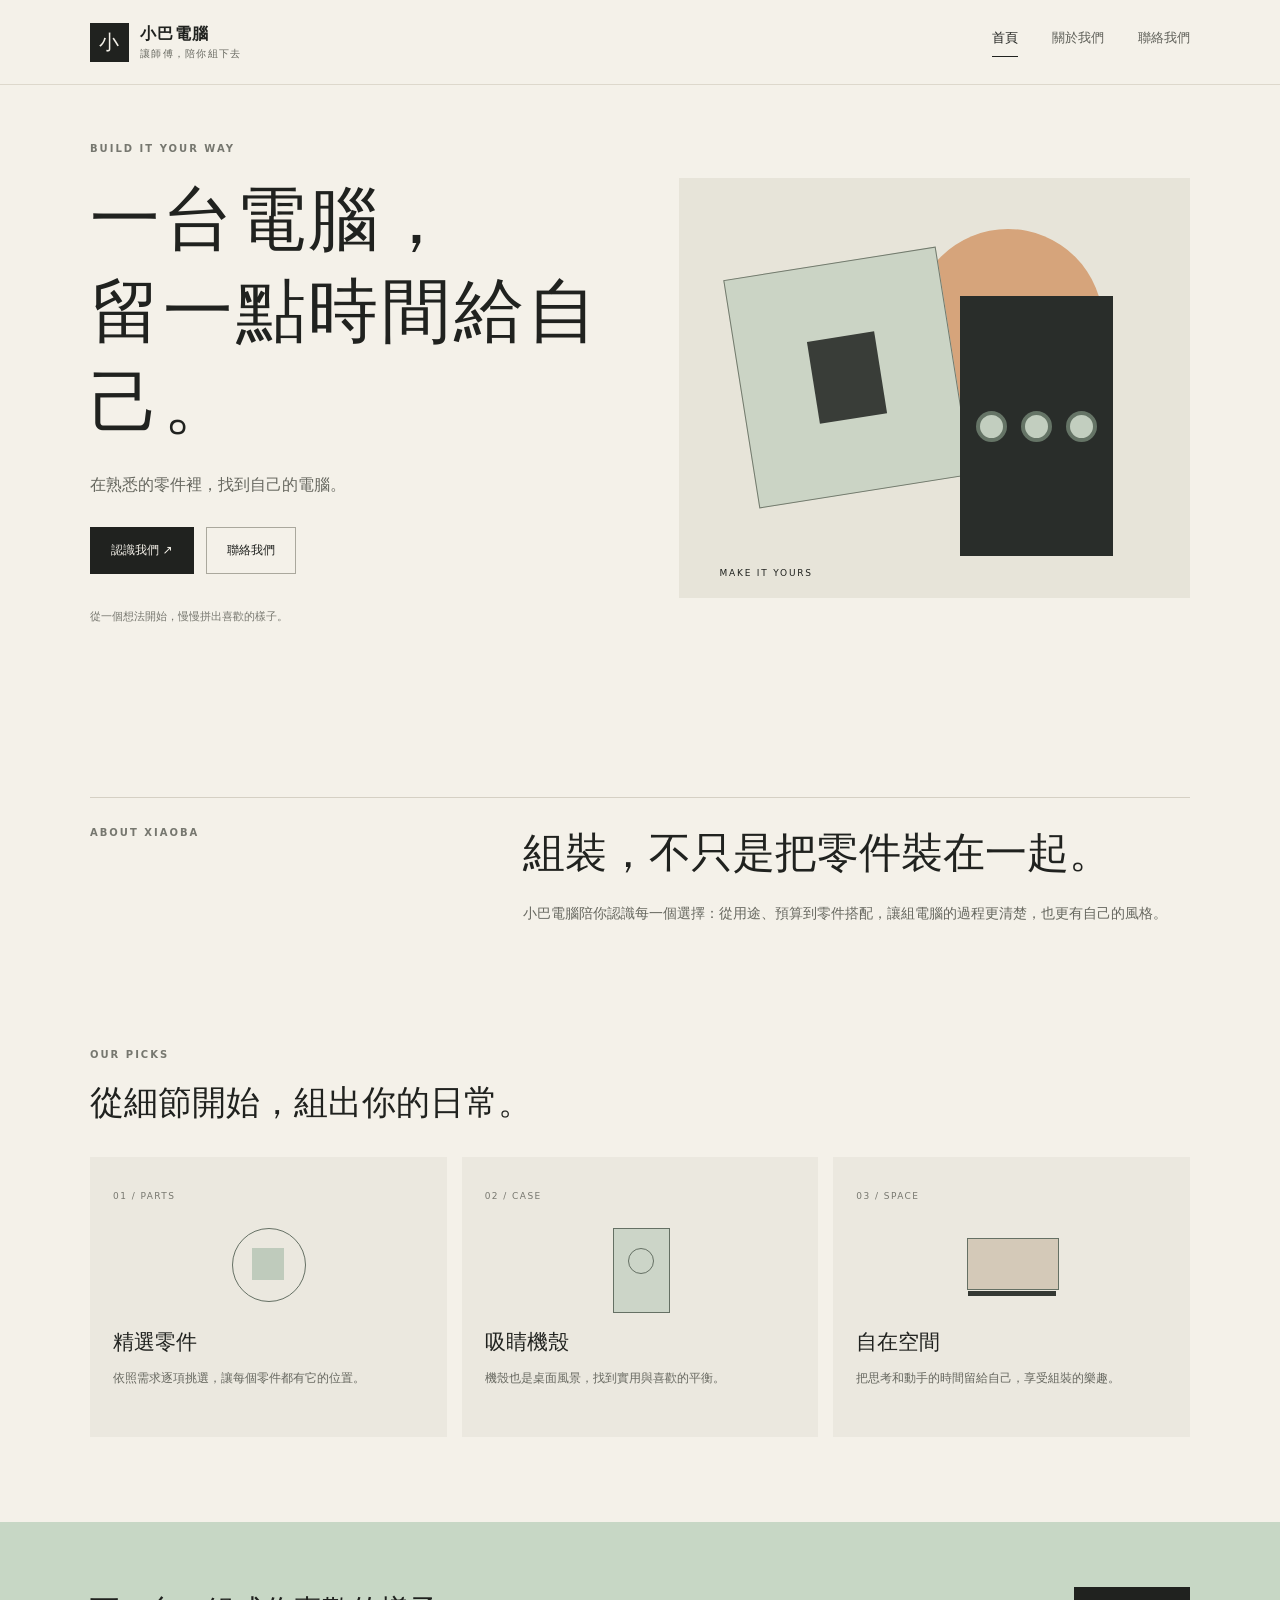
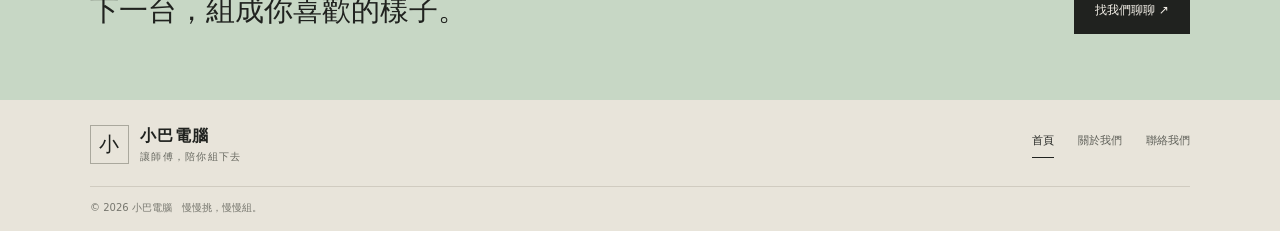
<file: pages/index.html>
<!doctype html><html lang="zh-Hant"><head><meta charset="utf-8"><meta name="viewport" content="width=device-width,initial-scale=1"><meta name="description" content="小巴電腦，讓師傅陪你組下去。"><title>小巴電腦｜讓師傅，陪你組下去</title><link rel="stylesheet" href="assets/css/site.css"><script src="assets/js/site.js" defer></script></head><body><a class="skip" href="#main">跳至主要內容</a><header><div class="wrap navrow"><a class="brand" href="index.html"><b>小</b><span>小巴電腦<small>讓師傅，陪你組下去</small></span></a><button class="toggle" aria-expanded="false" aria-controls="nav" aria-label="切換選單">☰</button><nav id="nav"><a href="index.html" aria-current="page">首頁</a><a href="about.html">關於我們</a><a href="contact.html">聯絡我們</a></nav></div></header><main id="main"><section class="hero"><div class="wrap hero-grid"><div><p class="eyebrow">BUILD IT YOUR WAY</p><h1>一台電腦，<br>留一點時間給自己。</h1><p class="lead">在熟悉的零件裡，找到自己的電腦。</p><p class="actions"><a class="button dark" href="about.html">認識我們 ↗</a><a class="button" href="contact.html">聯絡我們</a></p><p class="note">從一個想法開始，慢慢拼出喜歡的樣子。</p></div><div class="hero-art" role="img" aria-label="幾何色塊構成的電腦與零件插畫"><i class="sun"></i><i class="board"></i><i class="tower"><b></b><b></b><b></b></i><span>MAKE IT YOURS</span></div></div></section><section class="section"><div class="wrap intro"><p class="eyebrow">ABOUT XIAOBA</p><div><h2>組裝，不只是把零件裝在一起。</h2><p>小巴電腦陪你認識每一個選擇：從用途、預算到零件搭配，讓組電腦的過程更清楚，也更有自己的風格。</p></div></div></section><section class="section features"><div class="wrap"><p class="eyebrow">OUR PICKS</p><h2>從細節開始，組出你的日常。</h2><div class="cards"><article><em>01 / PARTS</em><div class="symbol parts"></div><h3>精選零件</h3><p>依照需求逐項挑選，讓每個零件都有它的位置。</p></article><article><em>02 / CASE</em><div class="symbol case"></div><h3>吸睛機殼</h3><p>機殼也是桌面風景，找到實用與喜歡的平衡。</p></article><article><em>03 / SPACE</em><div class="symbol space"></div><h3>自在空間</h3><p>把思考和動手的時間留給自己，享受組裝的樂趣。</p></article></div></div></section><section class="closing"><div class="wrap close-row"><h2>下一台，組成你喜歡的樣子。</h2><a class="button dark" href="contact.html">找我們聊聊 ↗</a></div></section></main><footer><div class="wrap footrow"><a class="brand" href="index.html"><b>小</b><span>小巴電腦<small>讓師傅，陪你組下去</small></span></a><nav><a href="index.html" aria-current="page">首頁</a><a href="about.html">關於我們</a><a href="contact.html">聯絡我們</a></nav></div><div class="wrap copyright">© <span data-year>2026</span> 小巴電腦　慢慢挑，慢慢組。</div></footer></body></html>
</file>
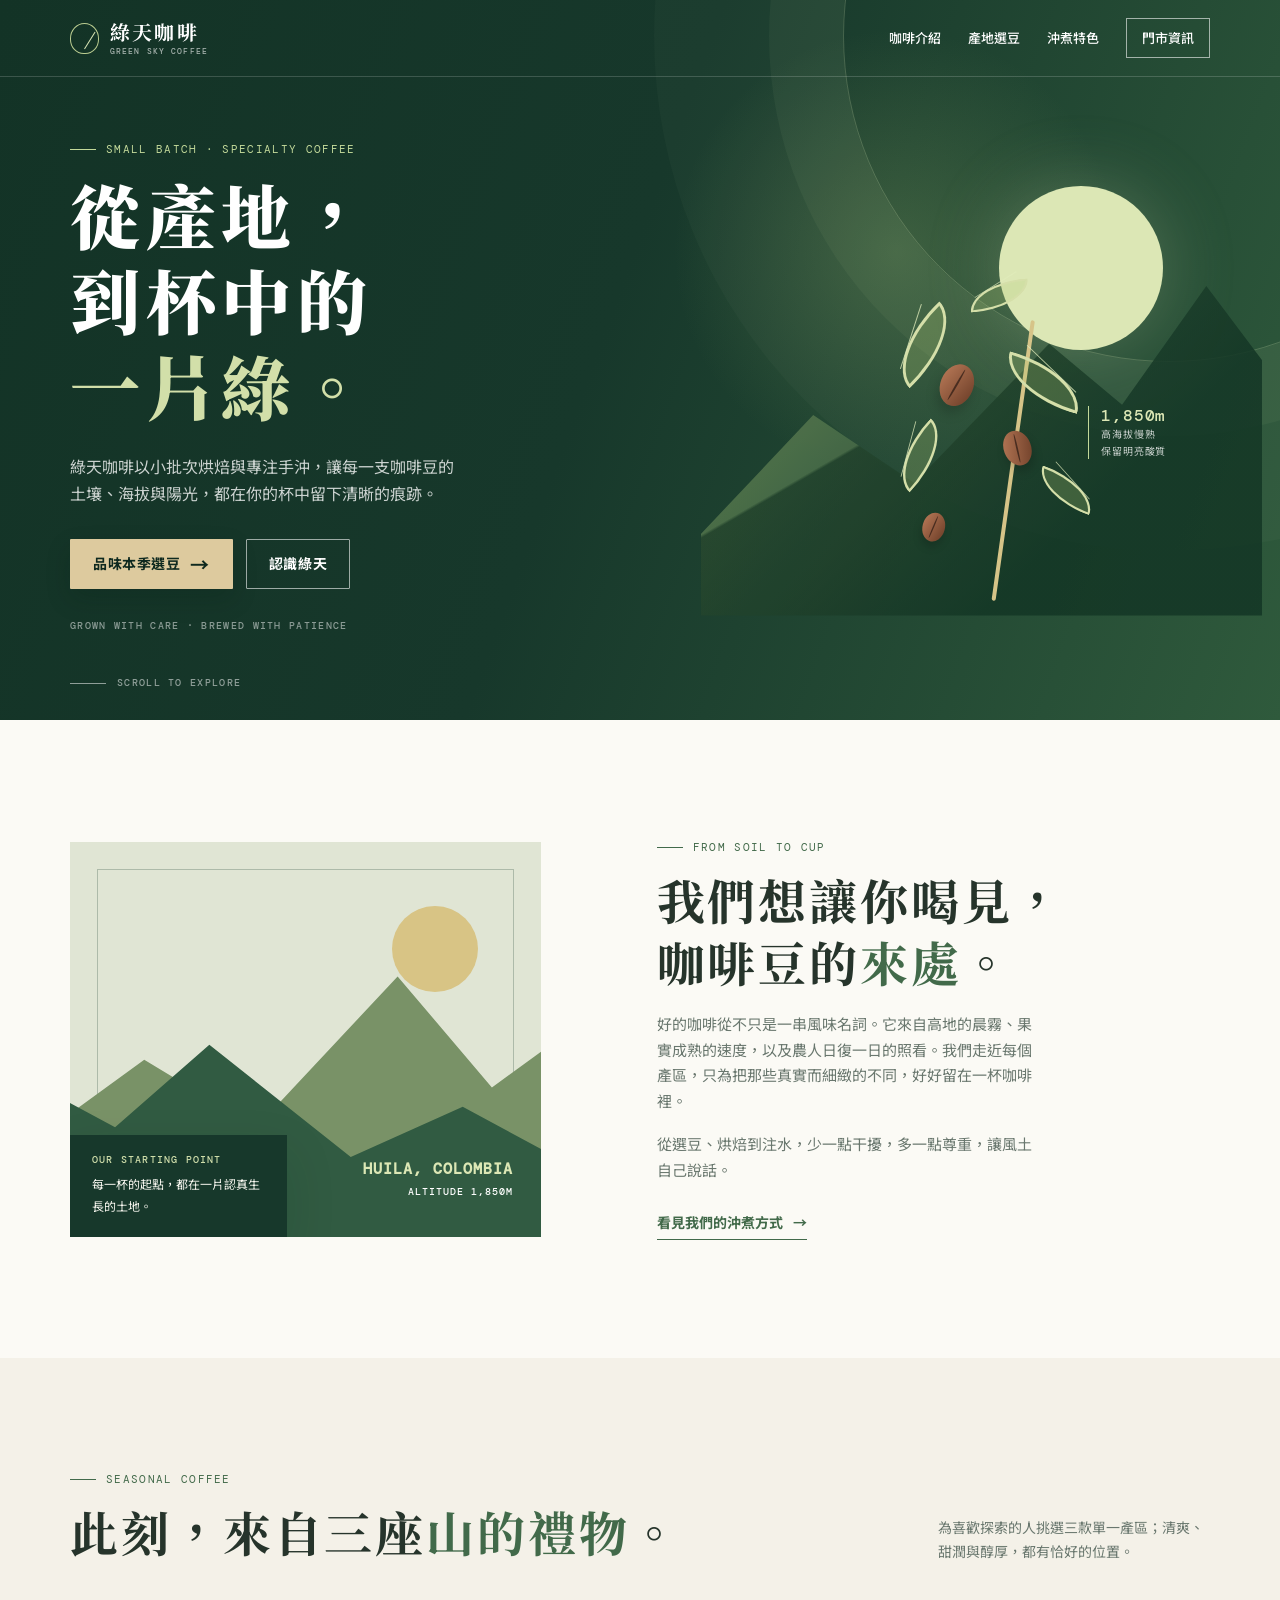
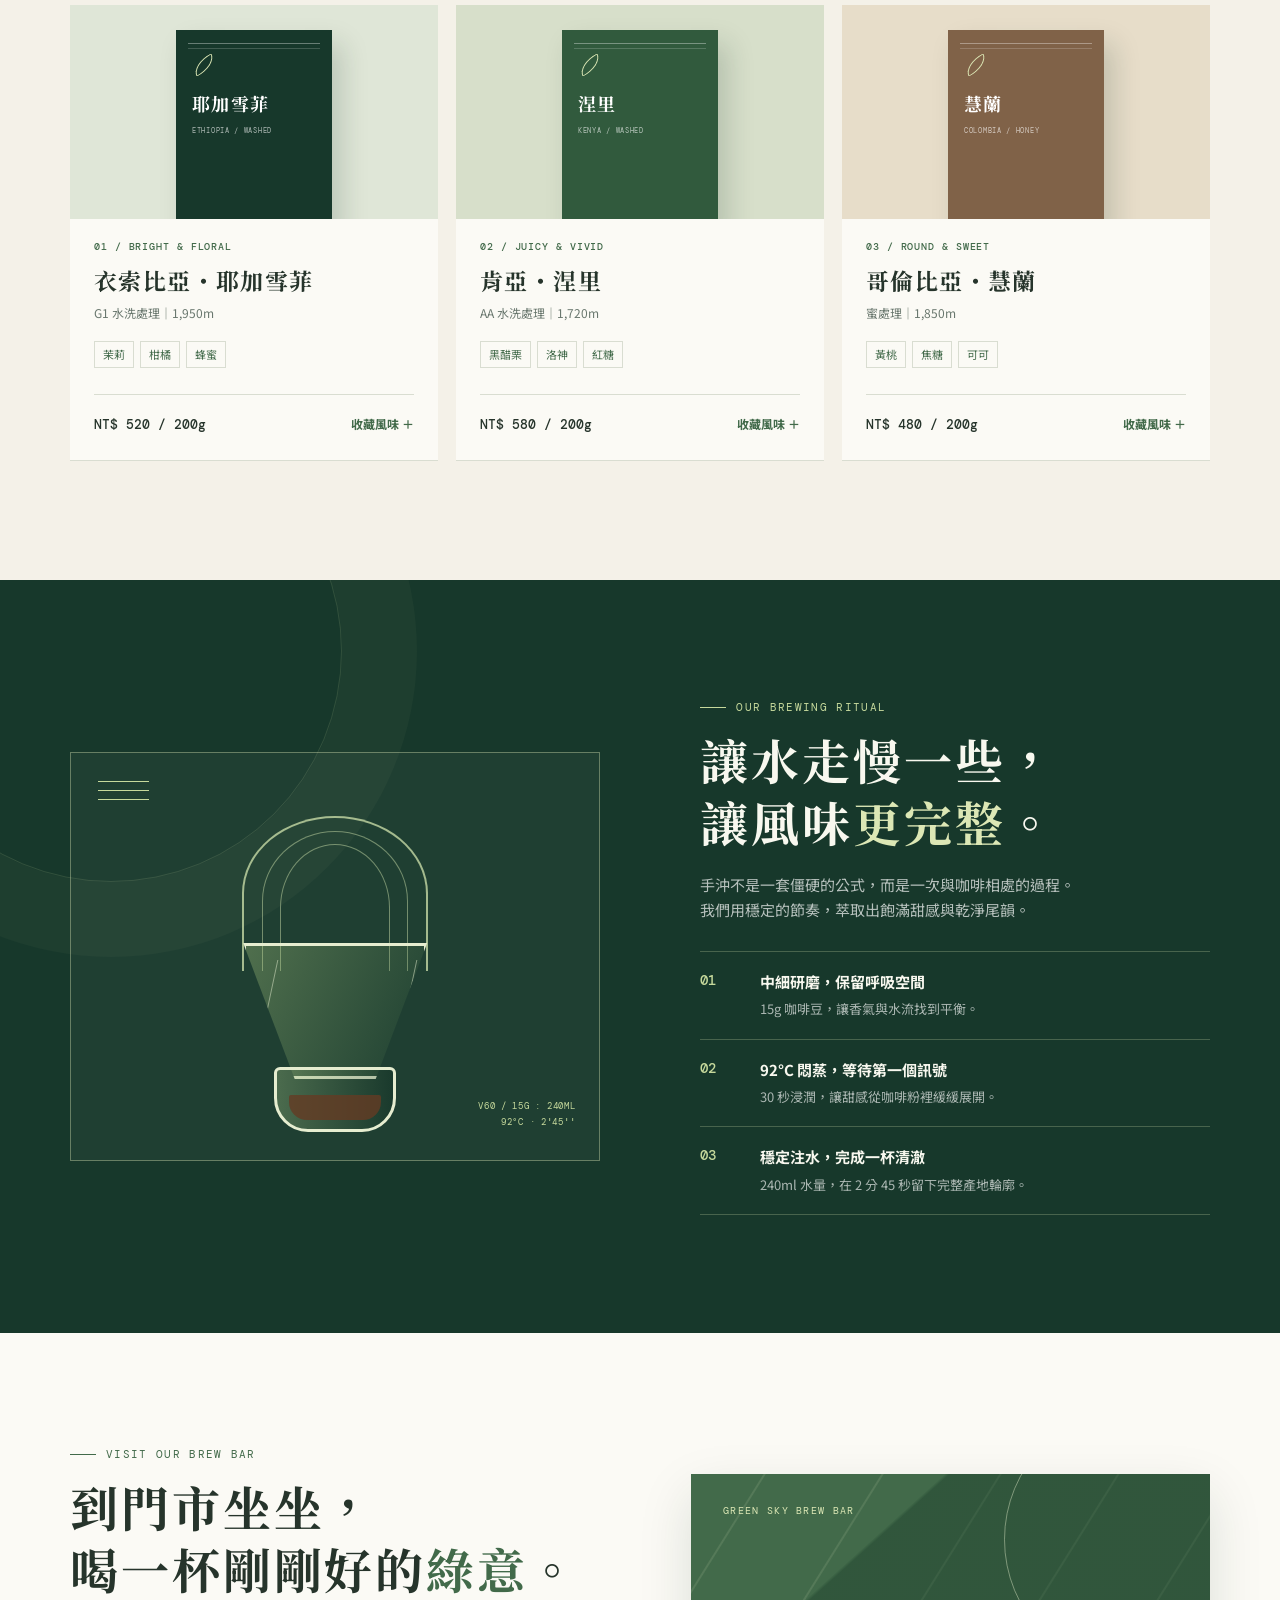
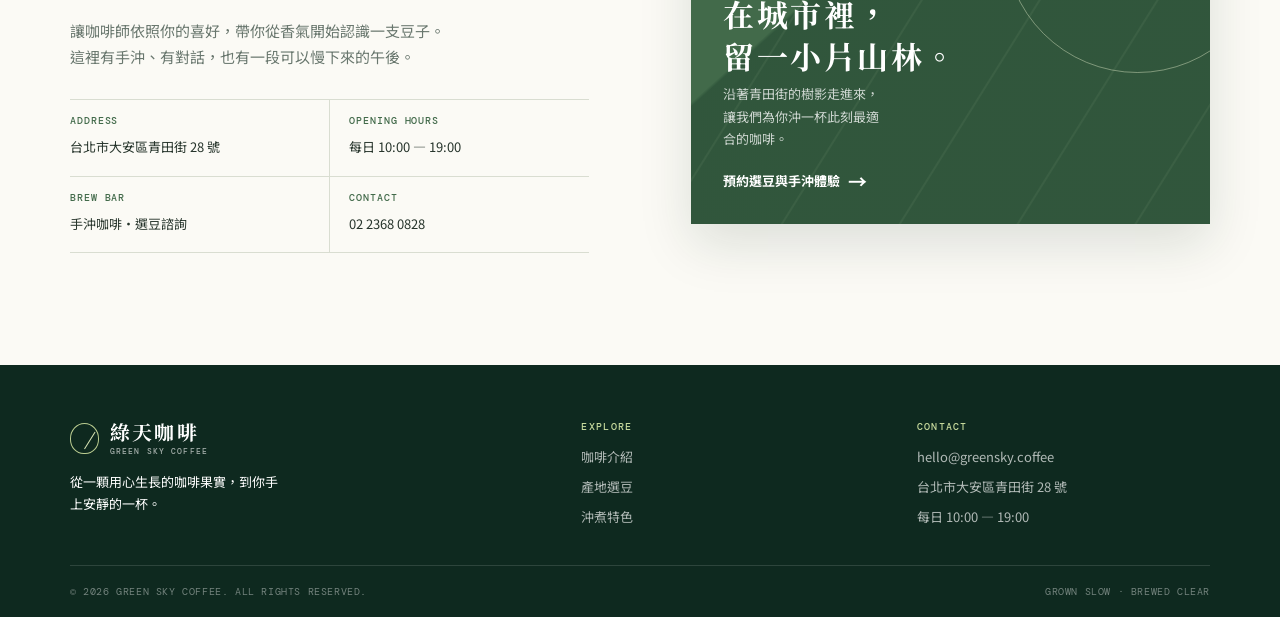
<file: refined/index.html>
<!DOCTYPE html>
<html lang="zh-Hant">
<head>
  <meta charset="UTF-8">
  <meta name="viewport" content="width=device-width, initial-scale=1.0">
  <meta name="description" content="綠天咖啡以小批次烘焙與手沖，讓每一支精品咖啡豆的產地風土清晰抵達杯中。">
  <title>綠天咖啡｜從產地，到杯中的一片綠</title>
  <link rel="preconnect" href="https://fonts.googleapis.com">
  <link rel="preconnect" href="https://fonts.gstatic.com" crossorigin>
  <link href="https://fonts.googleapis.com/css2?family=DM+Mono:wght@400;500&family=Noto+Sans+TC:wght@400;500;600;700&family=Noto+Serif+TC:wght@500;600;700;900&display=swap" rel="stylesheet">
  <style>
    :root {
      --forest: #17382b;
      --deep-forest: #0e291f;
      --moss: #426a4a;
      --leaf: #9aaa72;
      --cream: #f4f1e8;
      --paper: #fbfaf5;
      --oat: #ddca9e;
      --clay: #ad7655;
      --ink: #26342b;
      --muted: #69776e;
      --line: #d9ddd1;
      --shadow: 0 20px 50px rgba(18, 45, 32, .13);
    }

    * { box-sizing: border-box; }
    html { scroll-behavior: smooth; }
    body { margin: 0; background: var(--cream); color: var(--ink); font-family: "Noto Sans TC", sans-serif; line-height: 1.7; -webkit-font-smoothing: antialiased; }
    a { color: inherit; text-decoration: none; }
    button, input { font: inherit; }
    button { cursor: pointer; }
    .container { width: min(1140px, calc(100% - 52px)); margin: 0 auto; }
    .sr-only { position: absolute; width: 1px; height: 1px; overflow: hidden; clip: rect(0,0,0,0); white-space: nowrap; }
    .eyebrow { display: flex; align-items: center; gap: 10px; margin: 0 0 12px; color: var(--moss); font-family: "DM Mono", monospace; font-size: 11px; letter-spacing: .12em; }
    .eyebrow::before { content: ""; width: 26px; height: 1px; background: currentColor; }
    .title { margin: 0; font: 700 clamp(30px, 4vw, 48px)/1.3 "Noto Serif TC", serif; letter-spacing: .06em; }
    .title strong { color: var(--moss); font: inherit; }
    .copy { max-width: 48ch; margin: 18px 0 0; color: var(--muted); font-size: 15px; }
    .button { display: inline-flex; align-items: center; justify-content: center; gap: 10px; min-height: 50px; padding: 12px 22px; border: 1px solid transparent; border-radius: 1px; font-size: 14px; font-weight: 700; letter-spacing: .04em; transition: transform .2s ease, background .2s ease, color .2s ease, border-color .2s ease; }
    .button:hover { transform: translateY(-2px); }
    .button:focus-visible, a:focus-visible, button:focus-visible, input:focus-visible { outline: 3px solid #d3c66b; outline-offset: 3px; }
    .button-main { color: var(--deep-forest); background: var(--oat); box-shadow: 0 10px 24px rgba(7, 27, 18, .18); }
    .button-main:hover { background: #eddaac; }
    .button-light { border-color: rgba(255,255,255,.58); color: #fff; }
    .button-light:hover { background: rgba(255,255,255,.12); }
    .icon-arrow { font-size: 19px; line-height: 1; }

    /* Header */
    .header { position: absolute; z-index: 10; width: 100%; color: #fff; border-bottom: 1px solid rgba(255,255,255,.17); }
    .nav { display: flex; min-height: 76px; align-items: center; justify-content: space-between; }
    .brand { display: flex; align-items: center; gap: 11px; font: 700 20px/1 "Noto Serif TC", serif; letter-spacing: .11em; }
    .brand-symbol { position: relative; width: 29px; height: 31px; border: 1px solid #bbcd91; border-radius: 50% 50% 47% 47%; color: #d9e5b6; }
    .brand-symbol::before { content: ""; position: absolute; top: 5px; left: 13px; width: 1px; height: 20px; background: #d9e5b6; transform: rotate(32deg); transform-origin: bottom; }
    .brand small { display: block; margin-top: 5px; color: rgba(255,255,255,.63); font: 500 8px/1 "DM Mono", monospace; letter-spacing: .14em; }
    .nav-links { display: flex; align-items: center; gap: 27px; font-size: 13px; font-weight: 500; }
    .nav-links a { position: relative; padding: 6px 0; }
    .nav-links a:not(.nav-book)::after { content: ""; position: absolute; right: 0; bottom: 0; left: 0; height: 1px; background: var(--leaf); transform: scaleX(0); transform-origin: right; transition: transform .2s; }
    .nav-links a:not(.nav-book):hover::after { transform: scaleX(1); transform-origin: left; }
    .nav-book { padding: 8px 15px !important; border: 1px solid rgba(255,255,255,.58); }
    .nav-book:hover { color: var(--forest); background: #fff; }
    .menu-button { display: none; width: 40px; height: 40px; border: 0; color: #fff; background: transparent; font-size: 23px; }

    /* Hero */
    .hero { position: relative; min-height: 720px; overflow: hidden; color: #fff; background: var(--forest); }
    .hero::before { content: ""; position: absolute; inset: 0; background: radial-gradient(circle at 70% 35%, rgba(141,170,103,.28), transparent 22%), linear-gradient(110deg, #133326 0%, #17382b 47%, #2f5a3c 100%); }
    .hero::after { content: ""; position: absolute; top: -290px; right: -215px; width: 650px; height: 650px; border: 1px solid rgba(223,235,186,.22); border-radius: 50%; box-shadow: 0 0 0 74px rgba(223,235,186,.045), 0 0 0 189px rgba(223,235,186,.025); }
    .hero-grid { position: relative; z-index: 1; display: grid; grid-template-columns: 1.05fr .95fr; gap: 35px; align-items: center; min-height: 720px; padding: 126px 0 72px; }
    .hero .eyebrow { color: #c3d99a; }
    .hero h1 { max-width: 12ch; margin: 0; font: 900 clamp(43px, 5.5vw, 70px)/1.22 "Noto Serif TC", serif; letter-spacing: .08em; }
    .hero h1 em { color: #d2dfa9; font-style: normal; }
    .hero-lede { max-width: 43ch; margin: 26px 0 31px; color: rgba(255,255,255,.78); font-size: 16px; }
    .hero-actions { display: flex; flex-wrap: wrap; gap: 13px; }
    .hero-signature { margin: 29px 0 0; color: rgba(255,255,255,.5); font: 500 10px/1.6 "DM Mono", monospace; letter-spacing: .13em; }
    .hero-visual { position: relative; height: 453px; }
    .sun-disc { position: absolute; top: 25px; right: 9%; width: 164px; height: 164px; border-radius: 50%; background: #dce7b5; box-shadow: 0 0 72px rgba(220,231,181,.25); }
    .hill { position: absolute; right: -10%; bottom: -2px; width: 107%; height: 75%; clip-path: polygon(0 76%, 20% 41%, 38% 61%, 62% 20%, 75% 38%, 90% 3%, 100% 25%, 100% 100%, 0 100%); background: linear-gradient(136deg, #72905c, #244c36 69%); opacity: .88; }
    .hill::after { content: ""; position: absolute; inset: 0; background: linear-gradient(150deg, transparent 39%, rgba(8,38,25,.55) 39.5% 100%); }
    .coffee-plant { position: absolute; z-index: 2; right: 19%; bottom: 13px; width: 255px; height: 330px; transform: rotate(-4deg); }
    .stem { position: absolute; bottom: 0; left: 125px; width: 4px; height: 283px; border-radius: 4px; background: #d6c488; transform: rotate(12deg); transform-origin: bottom; }
    .leaf { position: absolute; width: 82px; height: 42px; border: 3px solid #d5dfa9; border-radius: 100% 0 100% 0; background: rgba(173,202,117,.26); }
    .leaf::after { content: ""; position: absolute; top: 50%; left: 4px; width: 68px; height: 1px; background: rgba(226,237,189,.78); transform: rotate(-28deg); transform-origin: left; }
    .leaf-a { top: 49px; left: 35px; transform: rotate(-40deg); }
    .leaf-b { top: 95px; right: 22px; transform: rotate(20deg) scaleX(-1); }
    .leaf-c { top: 159px; left: 23px; transform: rotate(-43deg) scale(.84); }
    .leaf-d { top: 204px; right: 7px; transform: rotate(24deg) scaleX(-1) scale(.74); }
    .leaf-e { top: 5px; right: 60px; transform: rotate(0deg) scale(.72); }
    .bean { position: absolute; z-index: 3; width: 33px; height: 43px; border-radius: 50%; background: linear-gradient(110deg, #b87957, #6d3e28); box-shadow: 0 8px 12px rgba(0,0,0,.17); }
    .bean::before { content: ""; position: absolute; top: 4px; bottom: 4px; left: 15px; width: 2px; border-radius: 50%; background: rgba(45,26,19,.72); transform: rotate(8deg); }
    .bean-1 { top: 91px; left: 89px; transform: rotate(26deg); }
    .bean-2 { top: 158px; right: 77px; transform: rotate(-17deg) scale(.83); }
    .bean-3 { top: 231px; left: 56px; transform: rotate(19deg) scale(.68); }
    .origin-tag { position: absolute; z-index: 3; top: 52%; right: -2%; width: 132px; padding-left: 12px; border-left: 1px solid #c3d99a; color: rgba(255,255,255,.76); font-size: 10px; line-height: 1.7; letter-spacing: .08em; }
    .origin-tag b { display: block; color: #dce7b5; font: 500 16px/1.2 "DM Mono", monospace; }
    .scroll-hint { position: absolute; bottom: 22px; left: max(26px, calc((100% - 1140px) / 2)); z-index: 2; display: flex; gap: 11px; align-items: center; color: rgba(255,255,255,.52); font: 500 10px/1 "DM Mono", monospace; letter-spacing: .13em; }
    .scroll-hint::before { content: ""; width: 36px; height: 1px; background: currentColor; }

    /* Story */
    .story { padding: 118px 0; background: var(--paper); }
    .story-grid { display: grid; grid-template-columns: .92fr 1.08fr; gap: clamp(46px, 9vw, 120px); align-items: center; }
    .origin-window { position: relative; min-height: 395px; overflow: hidden; background: #e0e5d4; }
    .origin-window::before { content: ""; position: absolute; inset: 27px; border: 1px solid rgba(23,56,43,.25); }
    .origin-sun { position: absolute; top: 64px; right: 63px; width: 86px; height: 86px; border-radius: 50%; background: #d8c485; }
    .origin-hill-one, .origin-hill-two { position: absolute; right: -12%; bottom: -2%; left: -13%; clip-path: polygon(0 72%, 23% 40%, 42% 62%, 66% 13%, 82% 49%, 100% 24%, 100% 100%, 0 100%); }
    .origin-hill-one { height: 78%; background: #799267; }
    .origin-hill-two { height: 58%; background: #315b42; transform: scaleX(-1); }
    .origin-label { position: absolute; z-index: 2; right: 28px; bottom: 27px; color: #fff; font: 500 10px/1.7 "DM Mono", monospace; letter-spacing: .1em; text-align: right; }
    .origin-label b { display: block; color: #dce7b5; font-size: 15px; }
    .story-note { position: absolute; z-index: 3; bottom: 0; left: 0; width: 217px; padding: 20px 22px; color: #f9f8f1; background: var(--forest); box-shadow: var(--shadow); }
    .story-note b { display: block; margin-bottom: 8px; color: #cfddaa; font: 500 10px/1 "DM Mono", monospace; letter-spacing: .12em; }
    .story-note p { margin: 0; font-size: 12px; line-height: 1.8; }
    .story-link { display: inline-flex; gap: 10px; margin-top: 29px; padding-bottom: 4px; border-bottom: 1px solid var(--moss); color: var(--moss); font-size: 14px; font-weight: 700; }

    /* Selection */
    .selection { padding: 112px 0 120px; background: var(--cream); }
    .section-head { display: flex; align-items: end; justify-content: space-between; gap: 30px; margin-bottom: 42px; }
    .section-head .copy { max-width: 34ch; margin: 0; font-size: 14px; }
    .coffee-grid { display: grid; grid-template-columns: repeat(3, 1fr); gap: 18px; }
    .coffee-card { display: flex; flex-direction: column; min-height: 455px; background: var(--paper); box-shadow: 0 1px 0 var(--line); transition: transform .25s ease, box-shadow .25s ease; }
    .coffee-card:hover { transform: translateY(-6px); box-shadow: var(--shadow); }
    .bag-visual { position: relative; height: 214px; overflow: hidden; background: #dfe6d7; }
    .coffee-card:nth-child(2) .bag-visual { background: #d7dfca; }
    .coffee-card:nth-child(3) .bag-visual { background: #e7ddc9; }
    .bag { position: absolute; right: 50%; bottom: -10px; width: 156px; height: 199px; padding: 28px 16px; color: #fff; background: var(--forest); box-shadow: 10px 14px 25px rgba(20,50,36,.17); transform: translateX(50%); }
    .coffee-card:nth-child(2) .bag { background: #315a3d; }
    .coffee-card:nth-child(3) .bag { background: #806248; }
    .bag::before { content: ""; position: absolute; top: 13px; right: 12px; left: 12px; height: 1px; background: rgba(255,255,255,.35); box-shadow: 0 5px 0 rgba(255,255,255,.18); }
    .bag .mini-leaf { display: block; width: 24px; height: 14px; margin-bottom: 19px; border: 1px solid #dce7b5; border-radius: 100% 0; transform: rotate(-28deg); }
    .bag .bag-name { position: relative; z-index: 1; font: 700 18px/1.3 "Noto Serif TC", serif; letter-spacing: .07em; }
    .bag .bag-origin { display: block; margin-top: 7px; color: rgba(255,255,255,.65); font: 400 7px/1.4 "DM Mono", monospace; letter-spacing: .1em; }
    .card-body { display: flex; flex: 1; flex-direction: column; padding: 23px 24px 22px; }
    .card-index { color: var(--moss); font: 500 10px/1 "DM Mono", monospace; letter-spacing: .09em; }
    .card-body h3 { margin: 13px 0 5px; font: 700 23px/1.4 "Noto Serif TC", serif; letter-spacing: .06em; }
    .card-origin { margin: 0; color: var(--muted); font-size: 12px; }
    .flavour { display: flex; flex-wrap: wrap; gap: 6px; margin: 18px 0 auto; }
    .flavour span { padding: 3px 8px; border: 1px solid var(--line); color: var(--moss); font-size: 11px; }
    .card-footer { display: flex; align-items: center; justify-content: space-between; gap: 12px; margin-top: 20px; padding-top: 15px; border-top: 1px solid var(--line); }
    .price { font: 500 13px/1 "DM Mono", monospace; }
    .save-button { padding: 4px 0; border: 0; color: var(--moss); background: transparent; font-size: 12px; font-weight: 700; }
    .save-button:hover { color: var(--clay); }

    /* Brew */
    .brew { position: relative; overflow: hidden; padding: 118px 0; color: #f8f8ef; background: var(--forest); }
    .brew::before { content: ""; position: absolute; top: -160px; left: -120px; width: 460px; height: 460px; border: 1px solid rgba(211,227,166,.14); border-radius: 50%; box-shadow: 0 0 0 75px rgba(211,227,166,.035); }
    .brew-grid { position: relative; z-index: 1; display: grid; grid-template-columns: 1.02fr .98fr; gap: clamp(45px, 8vw, 100px); align-items: center; }
    .brew .eyebrow { color: #c6d99c; }
    .brew .title strong { color: #dce7b5; }
    .brew .copy { color: rgba(255,255,255,.69); }
    .brew-drawing { position: relative; min-height: 409px; border: 1px solid rgba(220,231,181,.38); background: rgba(255,255,255,.035); }
    .brew-drawing::before { content: ""; position: absolute; top: 28px; left: 27px; width: 51px; height: 1px; background: #c6d99c; box-shadow: 0 9px 0 #c6d99c, 0 18px 0 #c6d99c; }
    .water-lines { position: absolute; top: 63px; left: 50%; width: 186px; height: 155px; border: 2px solid rgba(210,228,174,.75); border-bottom: 0; border-radius: 50% 50% 0 0; transform: translateX(-50%); }
    .water-lines::before, .water-lines::after { content: ""; position: absolute; top: 13px; right: 18px; bottom: 0; left: 18px; border: 1px solid rgba(210,228,174,.48); border-bottom: 0; border-radius: 50% 50% 0 0; }
    .water-lines::after { top: 26px; right: 36px; left: 36px; }
    .dripper { position: absolute; bottom: 81px; left: 50%; width: 184px; height: 136px; border: 3px solid #e6edd0; background: linear-gradient(115deg, rgba(173,203,129,.34), rgba(30,74,48,.14)); clip-path: polygon(0 0,100% 0,72% 100%,28% 100%); transform: translateX(-50%); }
    .dripper::before { content: ""; position: absolute; top: 14px; right: 19px; bottom: 0; left: 19px; border-left: 1px solid rgba(230,237,208,.5); border-right: 1px solid rgba(230,237,208,.5); transform: skewX(-12deg); }
    .server { position: absolute; bottom: 28px; left: 50%; width: 122px; height: 65px; border: 3px solid #e6edd0; border-radius: 6px 6px 34px 34px; background: linear-gradient(90deg, rgba(160,192,130,.34), rgba(9,41,27,.24)); transform: translateX(-50%); }
    .server::after { content: ""; position: absolute; right: 12px; bottom: 9px; left: 12px; height: 25px; border-radius: 2px 2px 18px 18px; background: rgba(100,59,35,.8); }
    .brew-caption { position: absolute; right: 24px; bottom: 21px; color: #c6d99c; font: 400 9px/1.8 "DM Mono", monospace; letter-spacing: .08em; text-align: right; }
    .method-list { display: grid; gap: 0; margin: 28px 0 0; padding: 0; list-style: none; }
    .method-list li { display: grid; grid-template-columns: 45px 1fr; gap: 15px; padding: 17px 0; border-top: 1px solid rgba(220,231,181,.25); }
    .method-list li:last-child { border-bottom: 1px solid rgba(220,231,181,.25); }
    .method-no { color: #c6d99c; font: 500 14px/1.7 "DM Mono", monospace; }
    .method-text b { display: block; font-size: 15px; }
    .method-text span { color: rgba(255,255,255,.64); font-size: 13px; }

    /* Visit */
    .visit { padding: 112px 0; background: var(--paper); }
    .visit-grid { display: grid; grid-template-columns: 1fr 1fr; gap: clamp(42px, 8vw, 105px); align-items: center; }
    .store-card { position: relative; min-height: 350px; overflow: hidden; color: #fff; background: var(--moss); box-shadow: var(--shadow); }
    .store-card::before { content: ""; position: absolute; inset: 0; opacity: .68; background: linear-gradient(138deg, transparent 28%, rgba(11,45,30,.46) 28.5% 100%), repeating-linear-gradient(122deg, transparent 0 61px, rgba(224,235,195,.18) 62px 63px, transparent 64px 100px); }
    .store-card::after { content: ""; position: absolute; top: -68px; right: -61px; width: 265px; height: 265px; border: 1px solid rgba(227,237,203,.44); border-radius: 50%; }
    .store-inner { position: relative; z-index: 1; display: flex; min-height: 350px; flex-direction: column; padding: 32px; }
    .store-kicker { margin: 0; color: #dce7b5; font: 400 10px/1 "DM Mono", monospace; letter-spacing: .13em; }
    .store-inner h3 { margin: auto 0 7px; font: 700 31px/1.35 "Noto Serif TC", serif; letter-spacing: .08em; }
    .store-inner p:not(.store-kicker) { max-width: 23ch; margin: 0; color: rgba(255,255,255,.76); font-size: 13px; }
    .store-link { display: inline-flex; align-items: center; gap: 8px; margin-top: 20px; color: #fff; font-size: 13px; font-weight: 700; }
    .details { display: grid; grid-template-columns: repeat(2, 1fr); gap: 0; margin: 30px 0 0; }
    .detail { padding: 16px 0; border-top: 1px solid var(--line); }
    .detail:nth-last-child(-n+2) { border-bottom: 1px solid var(--line); }
    .detail:nth-child(odd) { padding-right: 19px; }
    .detail:nth-child(even) { padding-left: 19px; border-left: 1px solid var(--line); }
    .detail b { display: block; margin-bottom: 6px; color: var(--moss); font: 500 10px/1 "DM Mono", monospace; letter-spacing: .09em; }
    .detail span { font-size: 13px; }

    /* Footer and small UI */
    footer { color: rgba(255,255,255,.68); background: var(--deep-forest); }
    .footer-grid { display: grid; grid-template-columns: 1.6fr 1fr 1fr; gap: 42px; padding: 57px 0 37px; }
    .footer-brand { color: #fff; }
    .footer-brand p { max-width: 30ch; margin: 16px 0 0; font-size: 13px; }
    .footer-heading { margin: 0 0 14px; color: #c6d99c; font: 500 10px/1 "DM Mono", monospace; letter-spacing: .13em; }
    .footer-list { margin: 0; padding: 0; list-style: none; font-size: 13px; }
    .footer-list li + li { margin-top: 8px; }
    .footer-list a:hover { color: #fff; }
    .footer-bottom { display: flex; justify-content: space-between; gap: 20px; padding: 18px 0; border-top: 1px solid rgba(255,255,255,.13); color: rgba(255,255,255,.42); font: 400 10px/1.5 "DM Mono", monospace; letter-spacing: .06em; }
    .toast { position: fixed; right: 22px; bottom: 22px; z-index: 30; max-width: min(340px, calc(100% - 44px)); padding: 13px 17px; border-left: 3px solid var(--oat); color: #fff; background: var(--deep-forest); box-shadow: var(--shadow); font-size: 13px; opacity: 0; pointer-events: none; transform: translateY(12px); transition: opacity .23s ease, transform .23s ease; }
    .toast.show { opacity: 1; transform: translateY(0); }
    .reveal { opacity: 0; transform: translateY(18px); transition: opacity .65s ease, transform .65s ease; }
    .reveal.in { opacity: 1; transform: translateY(0); }

    @media (max-width: 840px) {
      .nav { min-height: 68px; }
      .menu-button { display: block; }
      .nav-links { position: absolute; top: 68px; right: 0; left: 0; display: grid; gap: 0; max-height: 0; overflow: hidden; background: #112f23; transition: max-height .28s ease; }
      .nav-links.open { max-height: 300px; border-top: 1px solid rgba(255,255,255,.14); }
      .nav-links a { padding: 13px 26px; border-bottom: 1px solid rgba(255,255,255,.1); }
      .nav-links .nav-book { margin: 10px 26px; text-align: center; }
      .hero, .hero-grid { min-height: 725px; }
      .hero-grid { grid-template-columns: 1fr; padding-top: 110px; }
      .hero-visual { height: 280px; margin-top: -40px; }
      .sun-disc { top: 8px; right: 14%; width: 118px; height: 118px; }
      .hill { width: 86%; height: 97%; }
      .coffee-plant { right: 16%; bottom: -24px; transform: scale(.75) rotate(-4deg); transform-origin: bottom right; }
      .origin-tag { top: 45%; right: 1%; }
      .story-grid, .brew-grid, .visit-grid { grid-template-columns: 1fr; }
      .origin-window { max-width: 560px; width: 100%; }
      .coffee-grid { grid-template-columns: repeat(2, 1fr); }
      .coffee-card:last-child { grid-column: span 2; }
      .footer-grid { grid-template-columns: 1.4fr 1fr; }
      .footer-brand { grid-column: span 2; }
    }

    @media (max-width: 570px) {
      .container { width: min(100% - 34px, 1140px); }
      .hero, .hero-grid { min-height: 680px; }
      .hero-grid { padding-top: 99px; padding-bottom: 44px; }
      .hero h1 { font-size: 40px; }
      .hero-lede { margin: 19px 0 23px; font-size: 14px; }
      .hero-visual { height: 238px; }
      .origin-tag { display: none; }
      .scroll-hint { bottom: 12px; left: 17px; }
      .story, .selection, .brew, .visit { padding: 76px 0; }
      .origin-window { min-height: 335px; }
      .story-note { width: 190px; padding: 16px; }
      .section-head { display: block; }
      .section-head .copy { margin-top: 15px; }
      .coffee-grid { grid-template-columns: 1fr; }
      .coffee-card:last-child { grid-column: auto; }
      .brew-drawing { min-height: 325px; }
      .water-lines { transform: translateX(-50%) scale(.82); transform-origin: top; }
      .dripper { transform: translateX(-50%) scale(.8); transform-origin: bottom; }
      .server { transform: translateX(-50%) scale(.8); transform-origin: bottom; }
      .details { grid-template-columns: 1fr; }
      .detail, .detail:nth-last-child(-n+2) { border-bottom: 0; }
      .detail:first-child { border-top: 1px solid var(--line); }
      .detail:last-child { border-bottom: 1px solid var(--line); }
      .detail:nth-child(even) { padding-left: 0; border-left: 0; }
      .footer-grid { grid-template-columns: 1fr; gap: 30px; }
      .footer-brand { grid-column: auto; }
      .footer-bottom { display: block; }
      .footer-bottom span + span { display: block; margin-top: 6px; }
    }

    @media (prefers-reduced-motion: reduce) {
      html { scroll-behavior: auto; }
      *, *::before, *::after { transition-duration: .01ms !important; animation-duration: .01ms !important; }
      .reveal { opacity: 1; transform: none; }
    }
  </style>
</head>
<body>
  <header class="header" id="top">
    <nav class="nav container" aria-label="主要導覽">
      <a class="brand" href="#top" aria-label="回到綠天咖啡首頁"><span class="brand-symbol" aria-hidden="true"></span><span>綠天咖啡<small>GREEN SKY COFFEE</small></span></a>
      <button class="menu-button" type="button" aria-label="開啟導覽選單" aria-expanded="false" aria-controls="navLinks">☰</button>
      <div class="nav-links" id="navLinks">
        <a href="#story">咖啡介紹</a>
        <a href="#selection">產地選豆</a>
        <a href="#brew">沖煮特色</a>
        <a class="nav-book" href="#visit">門市資訊</a>
      </div>
    </nav>
  </header>

  <main>
    <section class="hero" aria-labelledby="heroTitle">
      <div class="hero-grid container">
        <div class="reveal">
          <p class="eyebrow">SMALL BATCH · SPECIALTY COFFEE</p>
          <h1 id="heroTitle">從產地，<br>到杯中的<br><em>一片綠。</em></h1>
          <p class="hero-lede">綠天咖啡以小批次烘焙與專注手沖，讓每一支咖啡豆的土壤、海拔與陽光，都在你的杯中留下清晰的痕跡。</p>
          <div class="hero-actions"><a class="button button-main" href="#selection">品味本季選豆 <span class="icon-arrow">→</span></a><a class="button button-light" href="#story">認識綠天</a></div>
          <p class="hero-signature">GROWN WITH CARE · BREWED WITH PATIENCE</p>
        </div>
        <div class="hero-visual" aria-hidden="true">
          <div class="sun-disc"></div><div class="hill"></div>
          <div class="coffee-plant"><span class="stem"></span><span class="leaf leaf-a"></span><span class="leaf leaf-b"></span><span class="leaf leaf-c"></span><span class="leaf leaf-d"></span><span class="leaf leaf-e"></span><span class="bean bean-1"></span><span class="bean bean-2"></span><span class="bean bean-3"></span></div>
          <p class="origin-tag"><b>1,850m</b>高海拔慢熟<br>保留明亮酸質</p>
        </div>
      </div>
      <p class="scroll-hint">SCROLL TO EXPLORE</p>
    </section>

    <section class="story" id="story" aria-labelledby="storyTitle">
      <div class="story-grid container">
        <div class="origin-window reveal" aria-hidden="true"><div class="origin-sun"></div><div class="origin-hill-one"></div><div class="origin-hill-two"></div><p class="origin-label"><b>HUILA, COLOMBIA</b>ALTITUDE 1,850M</p><div class="story-note"><b>OUR STARTING POINT</b><p>每一杯的起點，都在一片認真生長的土地。</p></div></div>
        <div class="reveal">
          <p class="eyebrow">FROM SOIL TO CUP</p>
          <h2 class="title" id="storyTitle">我們想讓你喝見，<br>咖啡豆的<strong>來處</strong>。</h2>
          <p class="copy">好的咖啡從不只是一串風味名詞。它來自高地的晨霧、果實成熟的速度，以及農人日復一日的照看。我們走近每個產區，只為把那些真實而細緻的不同，好好留在一杯咖啡裡。</p>
          <p class="copy">從選豆、烘焙到注水，少一點干擾，多一點尊重，讓風土自己說話。</p>
          <a class="story-link" href="#brew">看見我們的沖煮方式 <span>→</span></a>
        </div>
      </div>
    </section>

    <section class="selection" id="selection" aria-labelledby="selectionTitle">
      <div class="container">
        <div class="section-head reveal"><div><p class="eyebrow">SEASONAL COFFEE</p><h2 class="title" id="selectionTitle">此刻，來自三座<strong>山的禮物</strong>。</h2></div><p class="copy">為喜歡探索的人挑選三款單一產區；清爽、甜潤與醇厚，都有恰好的位置。</p></div>
        <div class="coffee-grid">
          <article class="coffee-card reveal">
            <div class="bag-visual" aria-hidden="true"><div class="bag"><span class="mini-leaf"></span><b class="bag-name">耶加雪菲</b><span class="bag-origin">ETHIOPIA / WASHED</span></div></div>
            <div class="card-body"><span class="card-index">01 / BRIGHT &amp; FLORAL</span><h3>衣索比亞・耶加雪菲</h3><p class="card-origin">G1 水洗處理｜1,950m</p><div class="flavour"><span>茉莉</span><span>柑橘</span><span>蜂蜜</span></div><div class="card-footer"><span class="price">NT$ 520 / 200g</span><button class="save-button" type="button" data-coffee="衣索比亞・耶加雪菲">收藏風味 ＋</button></div></div>
          </article>
          <article class="coffee-card reveal">
            <div class="bag-visual" aria-hidden="true"><div class="bag"><span class="mini-leaf"></span><b class="bag-name">涅里</b><span class="bag-origin">KENYA / WASHED</span></div></div>
            <div class="card-body"><span class="card-index">02 / JUICY &amp; VIVID</span><h3>肯亞・涅里</h3><p class="card-origin">AA 水洗處理｜1,720m</p><div class="flavour"><span>黑醋栗</span><span>洛神</span><span>紅糖</span></div><div class="card-footer"><span class="price">NT$ 580 / 200g</span><button class="save-button" type="button" data-coffee="肯亞・涅里">收藏風味 ＋</button></div></div>
          </article>
          <article class="coffee-card reveal">
            <div class="bag-visual" aria-hidden="true"><div class="bag"><span class="mini-leaf"></span><b class="bag-name">慧蘭</b><span class="bag-origin">COLOMBIA / HONEY</span></div></div>
            <div class="card-body"><span class="card-index">03 / ROUND &amp; SWEET</span><h3>哥倫比亞・慧蘭</h3><p class="card-origin">蜜處理｜1,850m</p><div class="flavour"><span>黃桃</span><span>焦糖</span><span>可可</span></div><div class="card-footer"><span class="price">NT$ 480 / 200g</span><button class="save-button" type="button" data-coffee="哥倫比亞・慧蘭">收藏風味 ＋</button></div></div>
          </article>
        </div>
      </div>
    </section>

    <section class="brew" id="brew" aria-labelledby="brewTitle">
      <div class="brew-grid container">
        <div class="brew-drawing reveal" aria-hidden="true"><div class="water-lines"></div><div class="dripper"></div><div class="server"></div><p class="brew-caption">V60 / 15G : 240ML<br>92°C · 2'45''</p></div>
        <div class="reveal">
          <p class="eyebrow">OUR BREWING RITUAL</p>
          <h2 class="title" id="brewTitle">讓水走慢一些，<br>讓風味<strong>更完整</strong>。</h2>
          <p class="copy">手沖不是一套僵硬的公式，而是一次與咖啡相處的過程。我們用穩定的節奏，萃取出飽滿甜感與乾淨尾韻。</p>
          <ol class="method-list">
            <li><span class="method-no">01</span><span class="method-text"><b>中細研磨，保留呼吸空間</b><span>15g 咖啡豆，讓香氣與水流找到平衡。</span></span></li>
            <li><span class="method-no">02</span><span class="method-text"><b>92°C 悶蒸，等待第一個訊號</b><span>30 秒浸潤，讓甜感從咖啡粉裡緩緩展開。</span></span></li>
            <li><span class="method-no">03</span><span class="method-text"><b>穩定注水，完成一杯清澈</b><span>240ml 水量，在 2 分 45 秒留下完整產地輪廓。</span></span></li>
          </ol>
        </div>
      </div>
    </section>

    <section class="visit" id="visit" aria-labelledby="visitTitle">
      <div class="visit-grid container">
        <div class="reveal"><p class="eyebrow">VISIT OUR BREW BAR</p><h2 class="title" id="visitTitle">到門市坐坐，<br>喝一杯剛剛好的<strong>綠意</strong>。</h2><p class="copy">讓咖啡師依照你的喜好，帶你從香氣開始認識一支豆子。這裡有手沖、有對話，也有一段可以慢下來的午後。</p><div class="details"><div class="detail"><b>ADDRESS</b><span>台北市大安區青田街 28 號</span></div><div class="detail"><b>OPENING HOURS</b><span>每日 10:00 — 19:00</span></div><div class="detail"><b>BREW BAR</b><span>手沖咖啡・選豆諮詢</span></div><div class="detail"><b>CONTACT</b><span>02 2368 0828</span></div></div></div>
        <aside class="store-card reveal" aria-label="綠天咖啡門市資訊卡"><div class="store-inner"><p class="store-kicker">GREEN SKY BREW BAR</p><h3>在城市裡，<br>留一小片山林。</h3><p>沿著青田街的樹影走進來，讓我們為你沖一杯此刻最適合的咖啡。</p><a class="store-link" href="mailto:hello@greensky.coffee">預約選豆與手沖體驗 <span class="icon-arrow">→</span></a></div></aside>
      </div>
    </section>
  </main>

  <footer>
    <div class="footer-grid container">
      <div class="footer-brand"><a class="brand" href="#top"><span class="brand-symbol" aria-hidden="true"></span><span>綠天咖啡<small>GREEN SKY COFFEE</small></span></a><p>從一顆用心生長的咖啡果實，到你手上安靜的一杯。</p></div>
      <div><p class="footer-heading">EXPLORE</p><ul class="footer-list"><li><a href="#story">咖啡介紹</a></li><li><a href="#selection">產地選豆</a></li><li><a href="#brew">沖煮特色</a></li></ul></div>
      <div><p class="footer-heading">CONTACT</p><ul class="footer-list"><li><a href="mailto:hello@greensky.coffee">hello@greensky.coffee</a></li><li>台北市大安區青田街 28 號</li><li>每日 10:00 — 19:00</li></ul></div>
    </div>
    <div class="footer-bottom container"><span>© 2026 GREEN SKY COFFEE. ALL RIGHTS RESERVED.</span><span>GROWN SLOW · BREWED CLEAR</span></div>
  </footer>

  <div class="toast" id="toast" role="status" aria-live="polite"></div>
  <script>
    const menuButton = document.querySelector('.menu-button');
    const navLinks = document.getElementById('navLinks');
    menuButton.addEventListener('click', () => {
      const opened = navLinks.classList.toggle('open');
      menuButton.setAttribute('aria-expanded', String(opened));
      menuButton.setAttribute('aria-label', opened ? '關閉導覽選單' : '開啟導覽選單');
      menuButton.textContent = opened ? '×' : '☰';
    });
    navLinks.querySelectorAll('a').forEach(link => link.addEventListener('click', () => {
      navLinks.classList.remove('open');
      menuButton.setAttribute('aria-expanded', 'false');
      menuButton.setAttribute('aria-label', '開啟導覽選單');
      menuButton.textContent = '☰';
    }));

    const toast = document.getElementById('toast');
    let toastTimer;
    function showToast(message) {
      window.clearTimeout(toastTimer);
      toast.textContent = message;
      toast.classList.add('show');
      toastTimer = window.setTimeout(() => toast.classList.remove('show'), 2600);
    }
    document.querySelectorAll('[data-coffee]').forEach(button => button.addEventListener('click', () => {
      showToast(`已收藏「${button.dataset.coffee}」，下次來門市時可以問問它。`);
    }));

    const reducedMotion = window.matchMedia('(prefers-reduced-motion: reduce)').matches;
    const revealItems = document.querySelectorAll('.reveal');
    if (reducedMotion || !('IntersectionObserver' in window)) {
      revealItems.forEach(element => element.classList.add('in'));
    } else {
      const observer = new IntersectionObserver(entries => {
        entries.forEach(entry => {
          if (entry.isIntersecting) {
            entry.target.classList.add('in');
            observer.unobserve(entry.target);
          }
        });
      }, { threshold: .12 });
      revealItems.forEach(element => observer.observe(element));
    }
  </script>
</body>
</html>
</file>
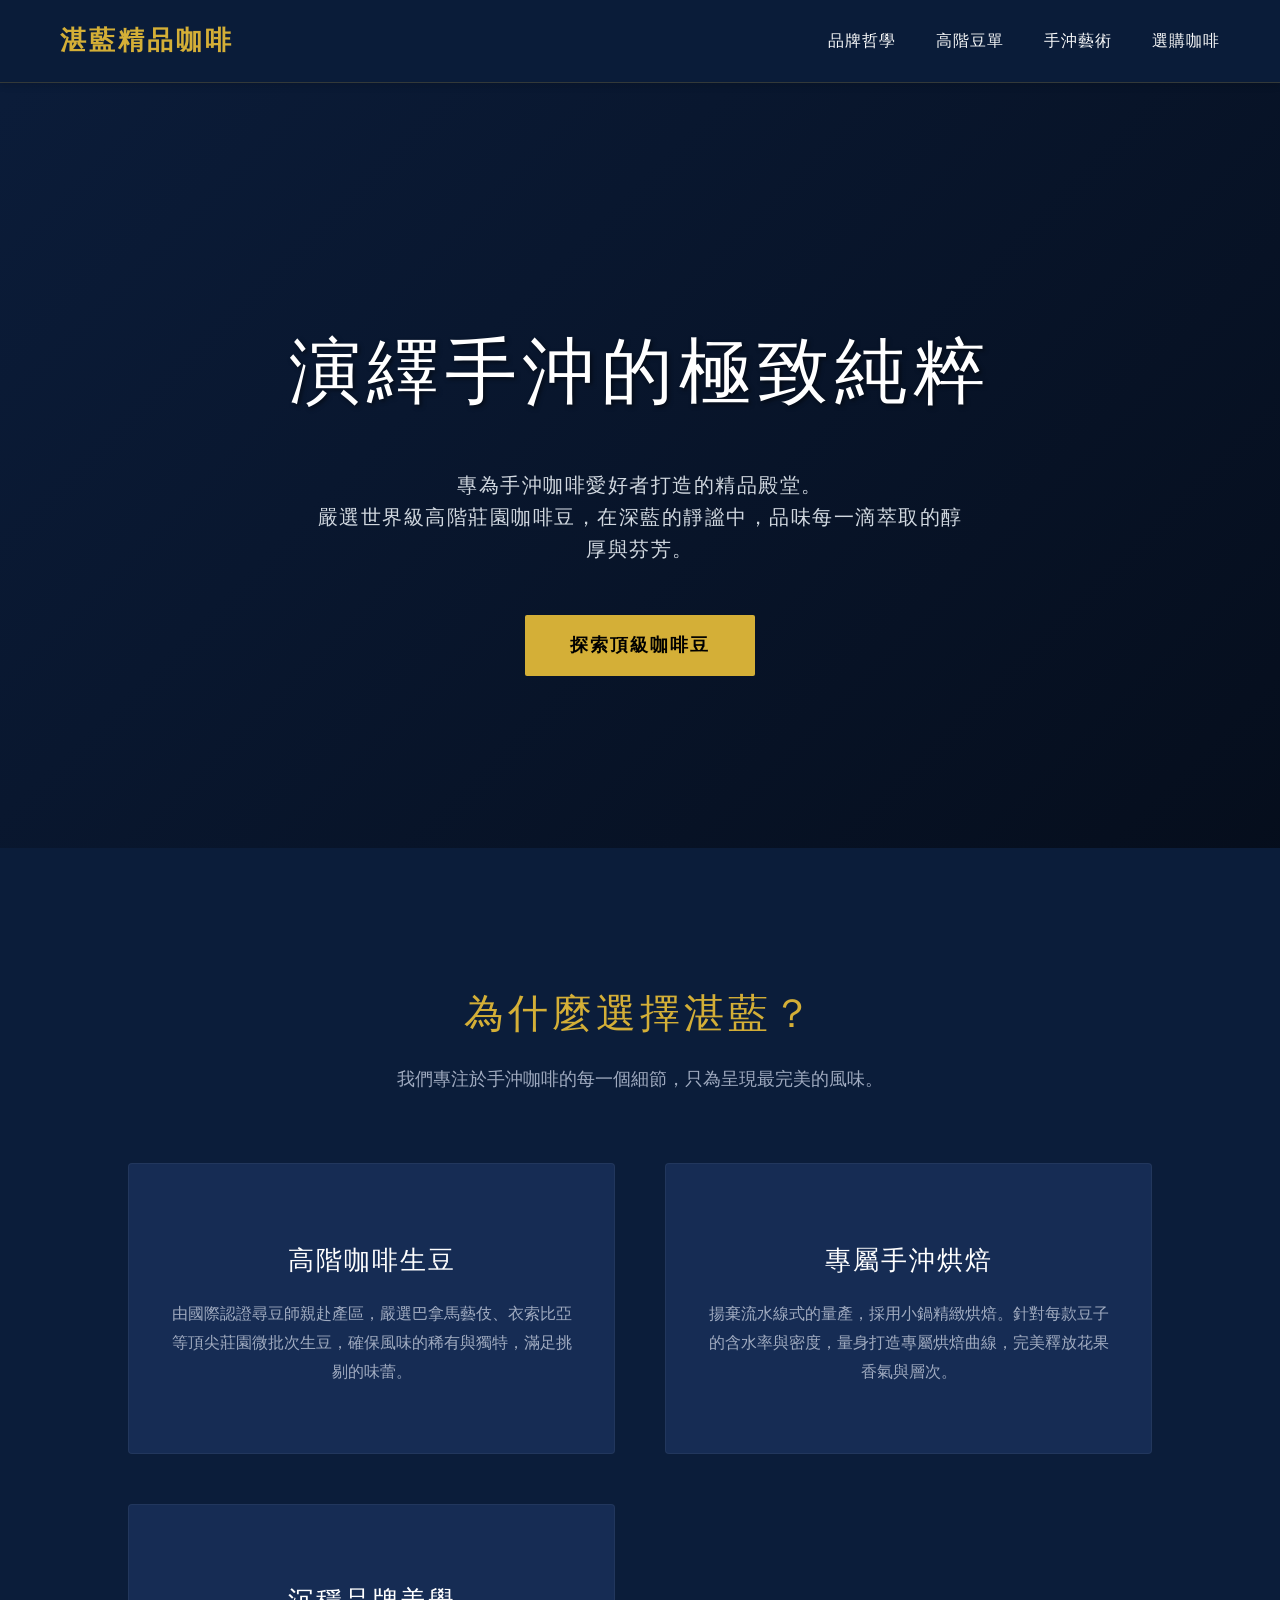
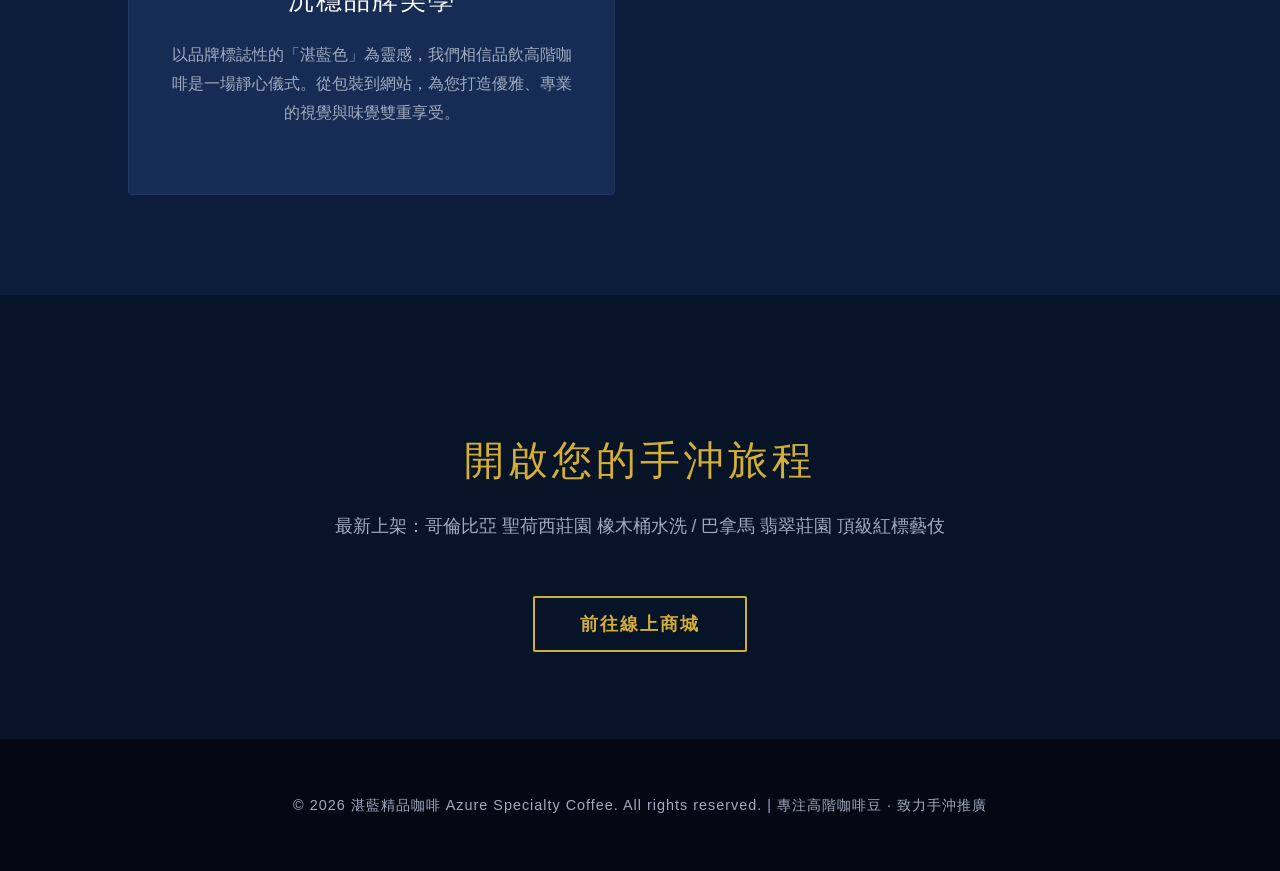
<file: w1/index.html>
<!DOCTYPE html>
<html lang="zh-TW">
<head>
    <meta charset="UTF-8">
    <meta name="viewport" content="width=device-width, initial-scale=1.0">
    <title>湛藍精品咖啡 | 頂級手沖咖啡</title>
    <style>
        :root {
            --primary-blue: #0b1d3a;
            --secondary-blue: #162c54;
            --accent-gold: #d4af37;
            --text-light: #f8f9fa;
            --text-dark: #a0abc0;
        }
        body {
            margin: 0;
            padding: 0;
            font-family: 'Helvetica Neue', Arial, 'Microsoft JhengHei', sans-serif;
            background-color: var(--primary-blue);
            color: var(--text-light);
            line-height: 1.6;
        }
        header {
            display: flex;
            justify-content: space-between;
            align-items: center;
            padding: 20px 60px;
            background-color: rgba(11, 29, 58, 0.98);
            position: sticky;
            top: 0;
            z-index: 1000;
            border-bottom: 1px solid rgba(212, 175, 55, 0.2);
            box-shadow: 0 4px 6px rgba(0,0,0,0.1);
        }
        .logo {
            font-size: 26px;
            font-weight: 700;
            color: var(--accent-gold);
            text-decoration: none;
            letter-spacing: 3px;
            display: flex;
            align-items: center;
            gap: 10px;
        }
        nav {
            display: flex;
            gap: 40px;
        }
        nav a {
            color: var(--text-light);
            text-decoration: none;
            font-size: 16px;
            letter-spacing: 1px;
            transition: color 0.3s ease;
        }
        nav a:hover {
            color: var(--accent-gold);
        }
        .hero {
            height: 85vh;
            display: flex;
            flex-direction: column;
            justify-content: center;
            align-items: center;
            text-align: center;
            background: linear-gradient(135deg, rgba(11,29,58,0.9) 0%, rgba(5,13,26,0.9) 100%), 
                        url('https://images.unsplash.com/photo-1497935586351-b67a49e012bf?ixlib=rb-1.2.1&auto=format&fit=crop&w=1920&q=80') no-repeat center center/cover;
            background-blend-mode: overlay;
            padding: 0 20px;
        }
        .hero h1 {
            font-size: 4.5rem;
            margin-bottom: 20px;
            letter-spacing: 6px;
            color: #ffffff;
            font-weight: 300;
            text-shadow: 2px 2px 4px rgba(0,0,0,0.5);
        }
        .hero p {
            font-size: 1.25rem;
            max-width: 650px;
            color: #d1d8e0;
            margin-bottom: 50px;
            letter-spacing: 1.5px;
        }
        .btn {
            padding: 16px 45px;
            background-color: var(--accent-gold);
            color: #000;
            text-decoration: none;
            font-size: 1.1rem;
            font-weight: bold;
            border-radius: 2px;
            transition: all 0.3s ease;
            letter-spacing: 2px;
        }
        .btn:hover {
            background-color: #fce28b;
            transform: translateY(-3px);
            box-shadow: 0 10px 20px rgba(0,0,0,0.2);
        }
        .section {
            padding: 100px 10%;
        }
        .section-title {
            text-align: center;
            font-size: 2.5rem;
            color: var(--accent-gold);
            margin-bottom: 20px;
            font-weight: 300;
            letter-spacing: 4px;
        }
        .section-subtitle {
            text-align: center;
            color: var(--text-dark);
            margin-bottom: 70px;
            font-size: 1.1rem;
        }
        .features {
            display: grid;
            grid-template-columns: repeat(auto-fit, minmax(320px, 1fr));
            gap: 50px;
        }
        .feature-card {
            background-color: var(--secondary-blue);
            padding: 50px 40px;
            border-radius: 4px;
            text-align: center;
            border: 1px solid rgba(255,255,255,0.05);
            transition: all 0.4s ease;
            position: relative;
            overflow: hidden;
        }
        .feature-card::before {
            content: '';
            position: absolute;
            top: 0; left: 0; width: 100%; height: 3px;
            background-color: var(--accent-gold);
            transform: scaleX(0);
            transition: transform 0.4s ease;
        }
        .feature-card:hover::before {
            transform: scaleX(1);
        }
        .feature-card:hover {
            transform: translateY(-10px);
            box-shadow: 0 15px 30px rgba(0,0,0,0.3);
            border-color: rgba(212, 175, 55, 0.3);
        }
        .feature-card h3 {
            font-size: 1.6rem;
            margin-bottom: 20px;
            color: #fff;
            font-weight: 400;
            letter-spacing: 2px;
        }
        .feature-card p {
            color: var(--text-dark);
            font-size: 1rem;
            line-height: 1.8;
        }
        .shop-section {
            background-color: #071326;
            text-align: center;
        }
        footer {
            text-align: center;
            padding: 40px;
            background-color: #030812;
            color: var(--text-dark);
            font-size: 0.9rem;
            border-top: 1px solid rgba(255,255,255,0.05);
            letter-spacing: 1px;
        }
    </style>
</head>
<body>
    <header>
        <a href="#" class="logo">湛藍精品咖啡</a>
        <nav>
            <a href="#about">品牌哲學</a>
            <a href="#beans">高階豆單</a>
            <a href="#brew">手沖藝術</a>
            <a href="#shop">選購咖啡</a>
        </nav>
    </header>

    <section class="hero">
        <h1>演繹手沖的極致純粹</h1>
        <p>專為手沖咖啡愛好者打造的精品殿堂。<br>嚴選世界級高階莊園咖啡豆，在深藍的靜謐中，品味每一滴萃取的醇厚與芬芳。</p>
        <a href="#shop" class="btn">探索頂級咖啡豆</a>
    </section>

    <section id="about" class="section">
        <h2 class="section-title">為什麼選擇湛藍？</h2>
        <p class="section-subtitle">我們專注於手沖咖啡的每一個細節，只為呈現最完美的風味。</p>
        
        <div class="features">
            <div class="feature-card">
                <h3>高階咖啡生豆</h3>
                <p>由國際認證尋豆師親赴產區，嚴選巴拿馬藝伎、衣索比亞等頂尖莊園微批次生豆，確保風味的稀有與獨特，滿足挑剔的味蕾。</p>
            </div>
            <div class="feature-card">
                <h3>專屬手沖烘焙</h3>
                <p>揚棄流水線式的量產，採用小鍋精緻烘焙。針對每款豆子的含水率與密度，量身打造專屬烘焙曲線，完美釋放花果香氣與層次。</p>
            </div>
            <div class="feature-card">
                <h3>沉穩品牌美學</h3>
                <p>以品牌標誌性的「湛藍色」為靈感，我們相信品飲高階咖啡是一場靜心儀式。從包裝到網站，為您打造優雅、專業的視覺與味覺雙重享受。</p>
            </div>
        </div>
    </section>

    <section id="shop" class="section shop-section">
        <h2 class="section-title">開啟您的手沖旅程</h2>
        <p class="section-subtitle">最新上架：哥倫比亞 聖荷西莊園 橡木桶水洗 / 巴拿馬 翡翠莊園 頂級紅標藝伎</p>
        <a href="#" class="btn" style="background-color: transparent; border: 2px solid var(--accent-gold); color: var(--accent-gold);">前往線上商城</a>
    </section>

    <footer>
        <p>&copy; 2026 湛藍精品咖啡 Azure Specialty Coffee. All rights reserved. | 專注高階咖啡豆 · 致力手沖推廣</p>
    </footer>
</body>
</html>
</file>
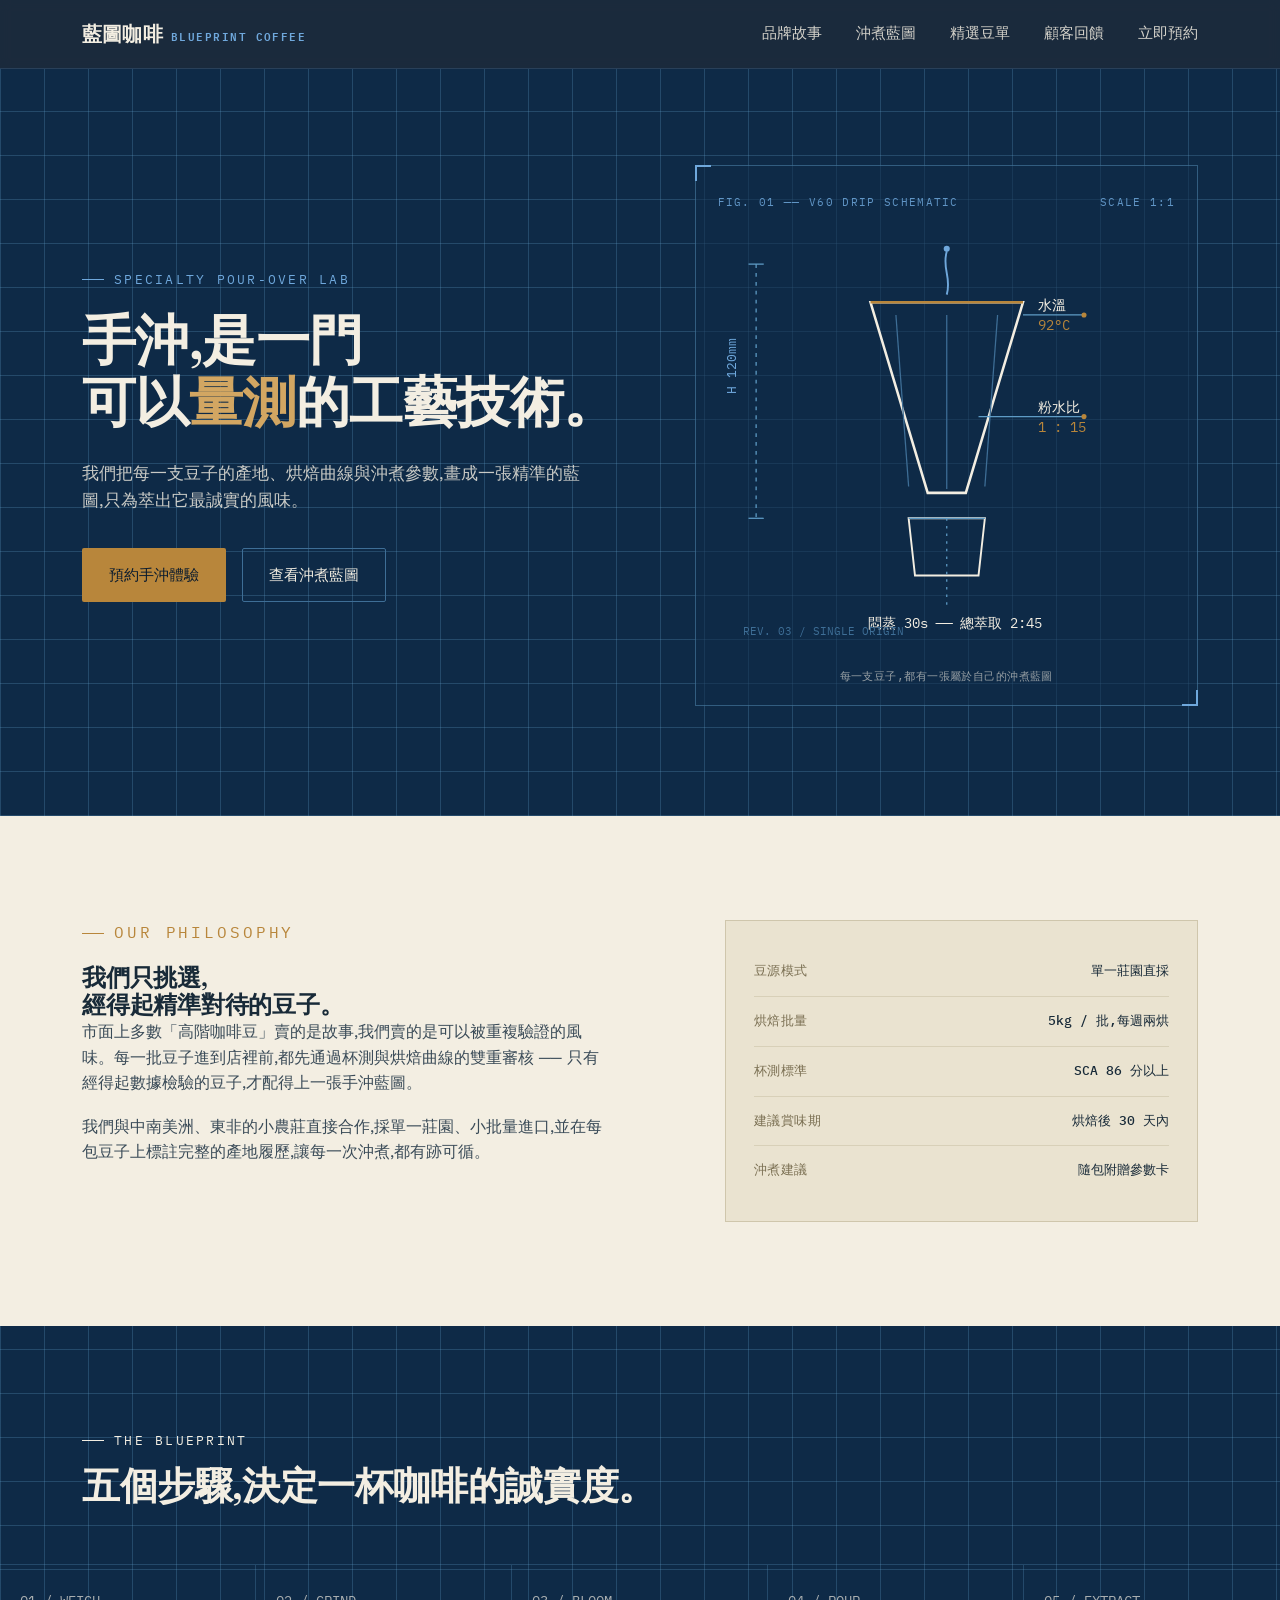
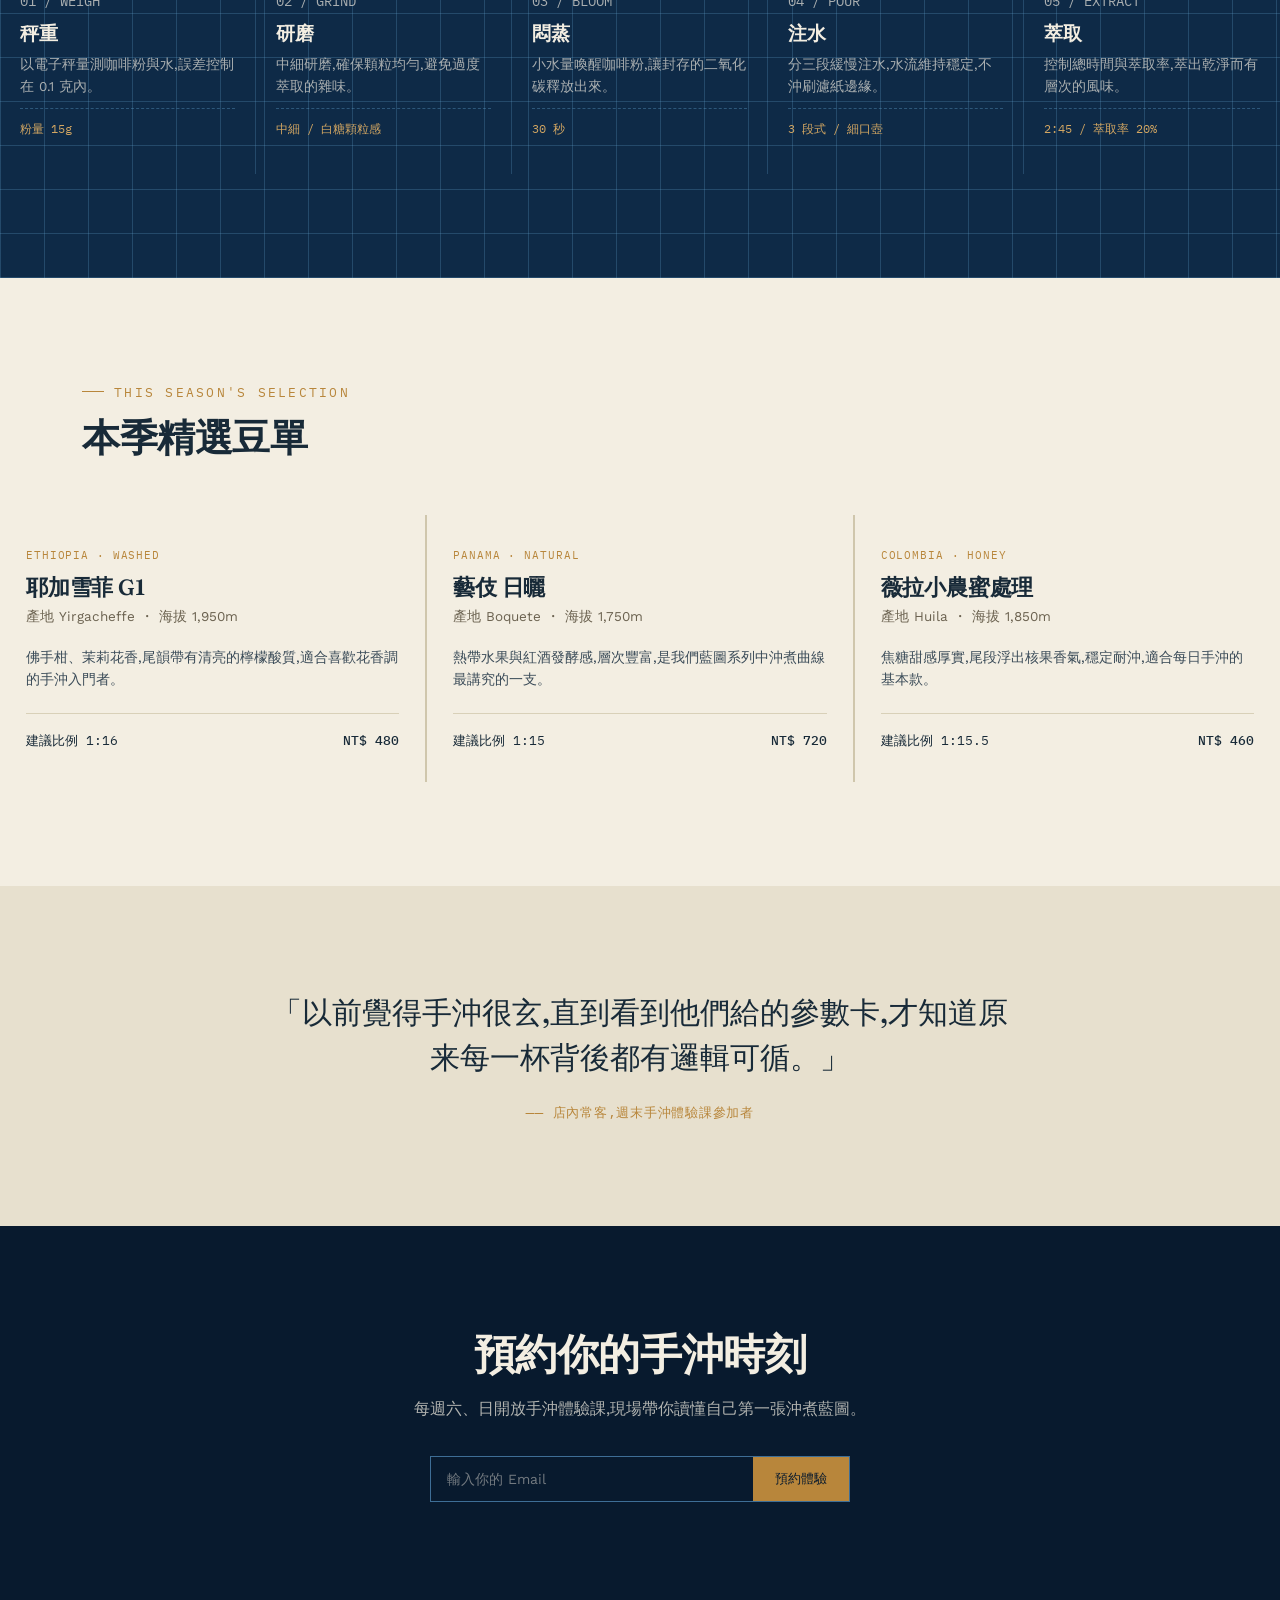
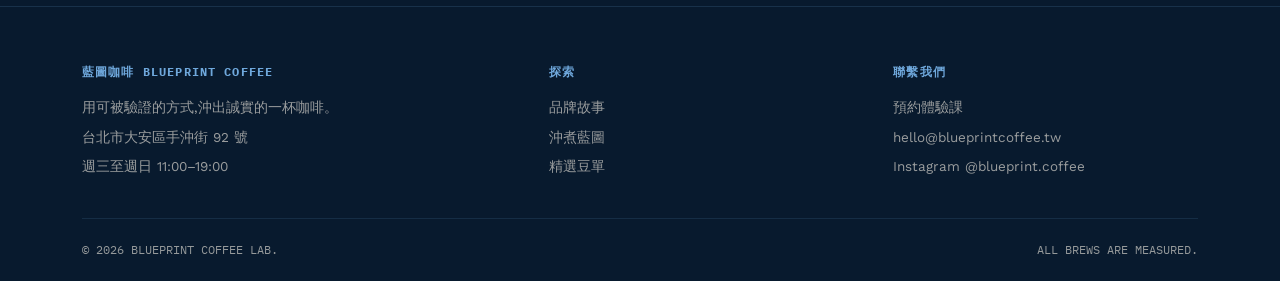
<file: week3/index.html>
<!DOCTYPE html>
<html lang="zh-Hant">
<head>
<meta charset="UTF-8">
<meta name="viewport" content="width=device-width, initial-scale=1.0">
<title>藍圖咖啡 Blueprint Coffee ── 精準手沖,誠實風味</title>
<link rel="preconnect" href="https://fonts.googleapis.com">
<link rel="preconnect" href="https://fonts.gstatic.com" crossorigin>
<link href="https://fonts.googleapis.com/css2?family=Fraunces:opsz,wght@9..144,400;9..144,500;9..144,600;9..144,700&family=Work+Sans:wght@300;400;500;600&family=IBM+Plex+Mono:wght@400;500&display=swap" rel="stylesheet">
<style>
  :root{
    --ink-black:#081A2E;
    --blueprint:#0E2A47;
    --blueprint-line:#3E6E96;
    --blueprint-line-soft:rgba(94,155,197,0.28);
    --paper:#F3EEE2;
    --paper-dim:#E7E0CE;
    --brass:#B8863B;
    --brass-light:#D2A662;
    --sky:#6FA8DC;
    --ink-on-paper:#182A38;
    --max-w:1180px;
  }

  *{margin:0;padding:0;box-sizing:border-box;}
  html{scroll-behavior:smooth;}
  body{
    font-family:'Work Sans', sans-serif;
    background:var(--paper);
    color:var(--ink-on-paper);
    line-height:1.6;
    -webkit-font-smoothing:antialiased;
  }
  a{color:inherit;text-decoration:none;}
  img,svg{display:block;max-width:100%;}
  .container{max-width:var(--max-w);margin:0 auto;padding:0 32px;}
  .eyebrow{
    font-family:'IBM Plex Mono', monospace;
    font-size:12.5px;
    letter-spacing:0.18em;
    text-transform:uppercase;
    display:flex;
    align-items:center;
    gap:10px;
  }
  .eyebrow::before{
    content:"";
    width:22px;height:1px;
    background:currentColor;
    display:inline-block;
  }
  h1,h2,h3{
    font-family:'Fraunces', serif;
    font-weight:600;
    line-height:1.15;
    letter-spacing:-0.01em;
  }
  .btn{
    display:inline-flex;
    align-items:center;
    gap:10px;
    padding:14px 26px;
    border-radius:2px;
    font-family:'Work Sans', sans-serif;
    font-size:15px;
    font-weight:500;
    border:1px solid transparent;
    cursor:pointer;
    transition:transform .25s ease, background .25s ease, border-color .25s ease, color .25s ease;
  }
  .btn:focus-visible{outline:2px solid var(--sky);outline-offset:3px;}
  .btn-primary{background:var(--brass);color:var(--ink-black);}
  .btn-primary:hover{background:var(--brass-light);transform:translateY(-1px);}
  .btn-ghost{border-color:var(--blueprint-line);color:var(--paper);}
  .btn-ghost:hover{border-color:var(--sky);color:var(--sky);}
  .btn-ghost.on-paper{border-color:var(--ink-on-paper);color:var(--ink-on-paper);}
  .btn-ghost.on-paper:hover{border-color:var(--brass);color:var(--brass);}

  /* ---------- NAV ---------- */
  header{
    position:sticky;top:0;z-index:50;
    background:rgba(8,26,46,0.92);
    backdrop-filter:blur(6px);
    border-bottom:1px solid rgba(94,155,197,0.2);
  }
  nav{
    max-width:var(--max-w);margin:0 auto;padding:18px 32px;
    display:flex;align-items:center;justify-content:space-between;
    color:var(--paper);
  }
  .logo{
    font-family:'Fraunces', serif;
    font-size:20px;font-weight:600;letter-spacing:0.01em;
    color:var(--paper);display:flex;align-items:baseline;gap:8px;
  }
  .logo span{
    font-family:'IBM Plex Mono', monospace;
    font-size:10.5px;letter-spacing:0.14em;color:var(--sky);
  }
  .nav-links{display:flex;gap:34px;font-size:14.5px;}
  .nav-links a{opacity:0.85;transition:opacity .2s;}
  .nav-links a:hover{opacity:1;color:var(--sky);}
  .nav-toggle{display:none;background:none;border:none;color:var(--paper);font-size:24px;cursor:pointer;}

  @media (max-width:860px){
    .nav-links{
      position:absolute;top:100%;left:0;right:0;
      background:var(--ink-black);
      flex-direction:column;gap:0;
      max-height:0;overflow:hidden;
      transition:max-height .3s ease;
    }
    .nav-links.open{max-height:320px;}
    .nav-links a{padding:16px 32px;border-top:1px solid rgba(94,155,197,0.15);}
    .nav-toggle{display:block;}
  }

  /* ---------- HERO ---------- */
  .hero{
    background:
      repeating-linear-gradient(0deg, var(--blueprint-line-soft) 0, var(--blueprint-line-soft) 1px, transparent 1px, transparent 44px),
      repeating-linear-gradient(90deg, var(--blueprint-line-soft) 0, var(--blueprint-line-soft) 1px, transparent 1px, transparent 44px),
      var(--blueprint);
    color:var(--paper);
    padding:96px 0 110px;
    position:relative;
    overflow:hidden;
  }
  .hero-grid{
    max-width:var(--max-w);margin:0 auto;padding:0 32px;
    display:grid;grid-template-columns:1.05fr 0.95fr;gap:56px;align-items:center;
  }
  .hero h1{font-size:clamp(34px,4.6vw,54px);margin:20px 0 26px;color:var(--paper);}
  .hero h1 em{font-style:normal;color:var(--brass-light);}
  .hero p.lede{font-size:17px;max-width:46ch;color:rgba(243,238,226,0.82);margin-bottom:34px;}
  .hero-cta{display:flex;gap:16px;flex-wrap:wrap;}
  .hero-eyebrow{color:var(--sky);margin-bottom:6px;}

  .blueprint-plate{
    position:relative;
    border:1px solid rgba(94,155,197,0.45);
    background:rgba(15,42,71,0.55);
    padding:28px 22px 20px;
  }
  .blueprint-plate::before,.blueprint-plate::after,
  .plate-corner-tl,.plate-corner-br{
    content:"";position:absolute;width:14px;height:14px;
    border-color:var(--sky);
  }
  .blueprint-plate::before{top:-1px;left:-1px;border-top:2px solid var(--sky);border-left:2px solid var(--sky);}
  .blueprint-plate::after{bottom:-1px;right:-1px;border-bottom:2px solid var(--sky);border-right:2px solid var(--sky);}
  .plate-label{
    font-family:'IBM Plex Mono', monospace;font-size:11px;letter-spacing:0.12em;
    color:var(--sky);display:flex;justify-content:space-between;margin-bottom:14px;opacity:0.85;
  }
  .plate-caption{
    font-family:'IBM Plex Mono', monospace;font-size:11px;color:rgba(243,238,226,0.6);
    text-align:center;margin-top:10px;letter-spacing:0.04em;
  }

  @media (max-width:900px){
    .hero-grid{grid-template-columns:1fr;}
    .hero{padding:64px 0 76px;}
  }

  /* ---------- SECTION SHARED ---------- */
  section{padding:104px 0;}
  .section-head{max-width:640px;margin-bottom:56px;}
  .section-head h2{font-size:clamp(26px,3.2vw,38px);margin-top:14px;}
  .on-dark{background:var(--ink-black);color:var(--paper);}
  .on-dark .eyebrow{color:var(--sky);}
  .on-paper .eyebrow{color:var(--brass);}

  /* ---------- ABOUT / SPEC SHEET ---------- */
  .about-grid{display:grid;grid-template-columns:1.1fr 0.9fr;gap:64px;align-items:start;}
  .about-grid p{font-size:16px;color:#3a4b58;max-width:52ch;margin-bottom:18px;}
  .spec-sheet{border:1px solid #cfc6ac;background:#EAE3D0;padding:26px 28px;}
  .spec-row{
    display:flex;justify-content:space-between;gap:20px;
    padding:14px 0;border-bottom:1px solid #d8d0b8;
    font-family:'IBM Plex Mono', monospace;font-size:13px;
  }
  .spec-row:last-child{border-bottom:none;}
  .spec-row dt{color:#7a6f52;letter-spacing:0.04em;}
  .spec-row dd{font-weight:500;color:var(--ink-on-paper);text-align:right;}

  @media (max-width:860px){ .about-grid{grid-template-columns:1fr;} }

  /* ---------- PROCESS BLUEPRINT ---------- */
  .process{
    background:
      repeating-linear-gradient(0deg, var(--blueprint-line-soft) 0, var(--blueprint-line-soft) 1px, transparent 1px, transparent 44px),
      repeating-linear-gradient(90deg, var(--blueprint-line-soft) 0, var(--blueprint-line-soft) 1px, transparent 1px, transparent 44px),
      var(--blueprint);
    color:var(--paper);
  }
  .steps{
    display:grid;grid-template-columns:repeat(5,1fr);gap:0;
    border-top:1px solid var(--blueprint-line-soft);
  }
  .step{
    padding:26px 20px;border-right:1px solid var(--blueprint-line-soft);position:relative;
  }
  .step:last-child{border-right:none;}
  .step-index{font-family:'IBM Plex Mono', monospace;font-size:12px;color:var(--sky);margin-bottom:14px;}
  .step h3{font-size:19px;color:var(--paper);margin-bottom:10px;font-weight:600;}
  .step p{font-size:13.5px;color:rgba(243,238,226,0.68);margin-bottom:10px;}
  .step .metric{
    font-family:'IBM Plex Mono', monospace;font-size:12px;color:var(--brass-light);
    border-top:1px dashed rgba(94,155,197,0.4);padding-top:10px;
  }
  @media (max-width:960px){
    .steps{grid-template-columns:1fr 1fr;}
    .step{border-right:1px solid var(--blueprint-line-soft);border-bottom:1px solid var(--blueprint-line-soft);}
    .step:nth-child(2n){border-right:none;}
  }
  @media (max-width:560px){
    .steps{grid-template-columns:1fr;}
    .step{border-right:none;}
  }

  /* ---------- BEANS ---------- */
  .bean-grid{display:grid;grid-template-columns:repeat(3,1fr);gap:2px;background:#cfc6ac;}
  .bean-card{
    background:var(--paper);padding:32px 26px;position:relative;
    display:flex;flex-direction:column;height:100%;
  }
  .bean-tag{
    font-family:'IBM Plex Mono', monospace;font-size:11px;color:var(--brass);
    letter-spacing:0.08em;margin-bottom:10px;
  }
  .bean-card h3{font-size:22px;margin-bottom:6px;}
  .bean-origin{font-size:13.5px;color:#6b6250;margin-bottom:18px;}
  .bean-notes{font-size:14px;color:#3a4b58;margin-bottom:22px;flex-grow:1;}
  .bean-meta{
    display:flex;justify-content:space-between;align-items:center;
    border-top:1px solid #d8d0b8;padding-top:16px;
    font-family:'IBM Plex Mono', monospace;font-size:12.5px;
  }
  .bean-price{color:var(--ink-on-paper);font-weight:500;}
  @media (max-width:900px){ .bean-grid{grid-template-columns:1fr 1fr;} }
  @media (max-width:600px){ .bean-grid{grid-template-columns:1fr;} }

  /* ---------- QUOTE ---------- */
  .quote-section{background:var(--paper-dim);}
  .quote-wrap{max-width:760px;margin:0 auto;text-align:center;}
  blockquote{
    font-family:'Fraunces', serif;font-size:clamp(22px,2.6vw,30px);
    font-weight:500;line-height:1.5;color:var(--ink-on-paper);margin-bottom:22px;
  }
  .quote-attr{font-family:'IBM Plex Mono', monospace;font-size:12.5px;color:var(--brass);letter-spacing:0.06em;}

  /* ---------- CTA / FOOTER ---------- */
  .cta-section{background:var(--ink-black);color:var(--paper);text-align:center;}
  .cta-section h2{font-size:clamp(28px,3.6vw,42px);margin-bottom:18px;}
  .cta-section p{color:rgba(243,238,226,0.72);max-width:48ch;margin:0 auto 34px;}
  .cta-form{
    display:flex;max-width:420px;margin:0 auto;gap:0;border:1px solid var(--blueprint-line);
  }
  .cta-form input{
    flex:1;background:transparent;border:none;padding:14px 16px;
    color:var(--paper);font-family:'Work Sans', sans-serif;font-size:14px;
  }
  .cta-form input::placeholder{color:rgba(243,238,226,0.45);}
  .cta-form input:focus{outline:none;}
  .cta-form button{
    background:var(--brass);color:var(--ink-black);border:none;
    padding:0 22px;font-weight:500;cursor:pointer;font-family:'Work Sans', sans-serif;
    transition:background .2s;
  }
  .cta-form button:hover{background:var(--brass-light);}

  footer{background:var(--ink-black);border-top:1px solid rgba(94,155,197,0.18);color:rgba(243,238,226,0.6);}
  .footer-grid{
    display:grid;grid-template-columns:1.4fr 1fr 1fr;gap:40px;padding:56px 0 32px;
    font-size:13.5px;
  }
  .footer-grid h4{
    font-family:'IBM Plex Mono', monospace;font-size:11.5px;letter-spacing:0.1em;
    color:var(--sky);margin-bottom:16px;text-transform:uppercase;
  }
  .footer-grid p, .footer-grid a{display:block;margin-bottom:8px;color:rgba(243,238,226,0.62);}
  .footer-grid a:hover{color:var(--paper);}
  .footer-bottom{
    border-top:1px solid rgba(94,155,197,0.15);padding:22px 0;
    font-family:'IBM Plex Mono', monospace;font-size:11.5px;
    display:flex;justify-content:space-between;flex-wrap:wrap;gap:10px;
  }
  @media (max-width:700px){ .footer-grid{grid-template-columns:1fr;} }

  /* ---------- REVEAL ---------- */
  .reveal{opacity:0;transform:translateY(18px);transition:opacity .7s ease, transform .7s ease;}
  .reveal.in{opacity:1;transform:translateY(0);}
  @media (prefers-reduced-motion: reduce){
    .reveal{opacity:1;transform:none;transition:none;}
    html{scroll-behavior:auto;}
  }
</style>
</head>
<body>

<header>
  <nav>
    <a href="#top" class="logo">藍圖咖啡<span>BLUEPRINT COFFEE</span></a>
    <button class="nav-toggle" id="navToggle" aria-label="開啟選單" aria-expanded="false">☰</button>
    <div class="nav-links" id="navLinks">
      <a href="#about">品牌故事</a>
      <a href="#process">沖煮藍圖</a>
      <a href="#beans">精選豆單</a>
      <a href="#quote">顧客回饋</a>
      <a href="#cta">立即預約</a>
    </div>
  </nav>
</header>

<section class="hero" id="top">
  <div class="hero-grid">
    <div>
      <p class="eyebrow hero-eyebrow">SPECIALTY POUR-OVER LAB</p>
      <h1>手沖,是一門<br>可以<em>量測</em>的工藝技術。</h1>
      <p class="lede">我們把每一支豆子的產地、烘焙曲線與沖煮參數,畫成一張精準的藍圖,只為萃出它最誠實的風味。</p>
      <div class="hero-cta">
        <a href="#cta" class="btn btn-primary">預約手沖體驗</a>
        <a href="#process" class="btn btn-ghost">查看沖煮藍圖</a>
      </div>
    </div>

    <div class="blueprint-plate reveal">
      <div class="plate-label"><span>FIG. 01 ── V60 DRIP SCHEMATIC</span><span>SCALE 1:1</span></div>
      <svg viewBox="0 0 360 340" xmlns="http://www.w3.org/2000/svg" role="img" aria-label="V60 手沖濾杯示意圖,標註水溫、粉水比、悶蒸與總萃取時間">
        <!-- dimension lines -->
        <line x1="30" y1="30" x2="30" y2="230" stroke="#5E9BC5" stroke-width="1" stroke-dasharray="3 4"/>
        <line x1="24" y1="30" x2="36" y2="30" stroke="#5E9BC5" stroke-width="1"/>
        <line x1="24" y1="230" x2="36" y2="230" stroke="#5E9BC5" stroke-width="1"/>
        <text x="14" y="132" fill="#6FA8DC" font-size="10" font-family="IBM Plex Mono, monospace" transform="rotate(-90 14 132)">H 120mm</text>

        <!-- dripper cone -->
        <path d="M120 60 L240 60 L195 210 L165 210 Z" fill="none" stroke="#F3EEE2" stroke-width="2"/>
        <path d="M120 60 L240 60" stroke="#B8863B" stroke-width="2"/>
        <!-- ribs -->
        <line x1="140" y1="70" x2="150" y2="205" stroke="#3E6E96" stroke-width="1"/>
        <line x1="180" y1="70" x2="180" y2="207" stroke="#3E6E96" stroke-width="1"/>
        <line x1="220" y1="70" x2="210" y2="205" stroke="#3E6E96" stroke-width="1"/>

        <!-- server -->
        <path d="M150 230 L210 230 L205 275 L155 275 Z" fill="none" stroke="#F3EEE2" stroke-width="1.5"/>
        <line x1="150" y1="230" x2="210" y2="230" stroke="#5E9BC5" stroke-width="1"/>

        <!-- pour line + droplets -->
        <path d="M180 20 C176 34, 184 40, 180 54" stroke="#6FA8DC" stroke-width="1.5" fill="none"/>
        <circle cx="180" cy="18" r="2.4" fill="#6FA8DC"/>

        <!-- annotation callouts -->
        <line x1="240" y1="70" x2="288" y2="70" stroke="#5E9BC5" stroke-width="1"/>
        <circle cx="288" cy="70" r="2" fill="#B8863B"/>
        <text x="252" y="66" fill="#F3EEE2" font-size="11" font-family="IBM Plex Mono, monospace">水溫</text>
        <text x="252" y="82" fill="#B8863B" font-size="11" font-family="IBM Plex Mono, monospace">92°C</text>

        <line x1="205" y1="150" x2="288" y2="150" stroke="#5E9BC5" stroke-width="1"/>
        <circle cx="288" cy="150" r="2" fill="#B8863B"/>
        <text x="252" y="146" fill="#F3EEE2" font-size="11" font-family="IBM Plex Mono, monospace">粉水比</text>
        <text x="252" y="162" fill="#B8863B" font-size="11" font-family="IBM Plex Mono, monospace">1 : 15</text>

        <line x1="180" y1="230" x2="180" y2="300" stroke="#5E9BC5" stroke-width="1" stroke-dasharray="2 4"/>
        <text x="118" y="316" fill="#F3EEE2" font-size="11" font-family="IBM Plex Mono, monospace">悶蒸 30s ── 總萃取 2:45</text>

        <!-- corner tick -->
        <text x="20" y="322" fill="#3E6E96" font-size="9" font-family="IBM Plex Mono, monospace">REV. 03 / SINGLE ORIGIN</text>
      </svg>
      <p class="plate-caption">每一支豆子,都有一張屬於自己的沖煮藍圖</p>
    </div>
  </div>
</section>

<section class="on-paper" id="about">
  <div class="container">
    <div class="about-grid">
      <div class="reveal">
        <p class="eyebrow">OUR PHILOSOPHY</p>
        <h2>我們只挑選,<br>經得起精準對待的豆子。</h2>
        <p>市面上多數「高階咖啡豆」賣的是故事,我們賣的是可以被重複驗證的風味。每一批豆子進到店裡前,都先通過杯測與烘焙曲線的雙重審核 ── 只有經得起數據檢驗的豆子,才配得上一張手沖藍圖。</p>
        <p>我們與中南美洲、東非的小農莊直接合作,採單一莊園、小批量進口,並在每包豆子上標註完整的產地履歷,讓每一次沖煮,都有跡可循。</p>
      </div>
      <dl class="spec-sheet reveal">
        <div class="spec-row"><dt>豆源模式</dt><dd>單一莊園直採</dd></div>
        <div class="spec-row"><dt>烘焙批量</dt><dd>5kg / 批,每週兩烘</dd></div>
        <div class="spec-row"><dt>杯測標準</dt><dd>SCA 86 分以上</dd></div>
        <div class="spec-row"><dt>建議賞味期</dt><dd>烘焙後 30 天內</dd></div>
        <div class="spec-row"><dt>沖煮建議</dt><dd>隨包附贈參數卡</dd></div>
      </dl>
    </div>
  </div>
</section>

<section class="process" id="process">
  <div class="container">
    <div class="section-head reveal">
      <p class="eyebrow">THE BLUEPRINT</p>
      <h2>五個步驟,決定一杯咖啡的誠實度。</h2>
    </div>
  </div>
  <div class="steps reveal">
    <div class="step">
      <p class="step-index">01 / WEIGH</p>
      <h3>秤重</h3>
      <p>以電子秤量測咖啡粉與水,誤差控制在 0.1 克內。</p>
      <p class="metric">粉量 15g</p>
    </div>
    <div class="step">
      <p class="step-index">02 / GRIND</p>
      <h3>研磨</h3>
      <p>中細研磨,確保顆粒均勻,避免過度萃取的雜味。</p>
      <p class="metric">中細 / 白糖顆粒感</p>
    </div>
    <div class="step">
      <p class="step-index">03 / BLOOM</p>
      <h3>悶蒸</h3>
      <p>小水量喚醒咖啡粉,讓封存的二氧化碳釋放出來。</p>
      <p class="metric">30 秒</p>
    </div>
    <div class="step">
      <p class="step-index">04 / POUR</p>
      <h3>注水</h3>
      <p>分三段緩慢注水,水流維持穩定,不沖刷濾紙邊緣。</p>
      <p class="metric">3 段式 / 細口壺</p>
    </div>
    <div class="step">
      <p class="step-index">05 / EXTRACT</p>
      <h3>萃取</h3>
      <p>控制總時間與萃取率,萃出乾淨而有層次的風味。</p>
      <p class="metric">2:45 / 萃取率 20%</p>
    </div>
  </div>
</section>

<section class="on-paper" id="beans">
  <div class="container">
    <div class="section-head reveal">
      <p class="eyebrow">THIS SEASON'S SELECTION</p>
      <h2>本季精選豆單</h2>
    </div>
  </div>
  <div class="bean-grid reveal">
    <div class="bean-card">
      <p class="bean-tag">ETHIOPIA · WASHED</p>
      <h3>耶加雪菲 G1</h3>
      <p class="bean-origin">產地 Yirgacheffe ・ 海拔 1,950m</p>
      <p class="bean-notes">佛手柑、茉莉花香,尾韻帶有清亮的檸檬酸質,適合喜歡花香調的手沖入門者。</p>
      <div class="bean-meta"><span>建議比例 1:16</span><span class="bean-price">NT$ 480</span></div>
    </div>
    <div class="bean-card">
      <p class="bean-tag">PANAMA · NATURAL</p>
      <h3>藝伎 日曬</h3>
      <p class="bean-origin">產地 Boquete ・ 海拔 1,750m</p>
      <p class="bean-notes">熱帶水果與紅酒發酵感,層次豐富,是我們藍圖系列中沖煮曲線最講究的一支。</p>
      <div class="bean-meta"><span>建議比例 1:15</span><span class="bean-price">NT$ 720</span></div>
    </div>
    <div class="bean-card">
      <p class="bean-tag">COLOMBIA · HONEY</p>
      <h3>薇拉小農蜜處理</h3>
      <p class="bean-origin">產地 Huila ・ 海拔 1,850m</p>
      <p class="bean-notes">焦糖甜感厚實,尾段浮出核果香氣,穩定耐沖,適合每日手沖的基本款。</p>
      <div class="bean-meta"><span>建議比例 1:15.5</span><span class="bean-price">NT$ 460</span></div>
    </div>
  </div>
</section>

<section class="quote-section" id="quote">
  <div class="container">
    <div class="quote-wrap reveal">
      <blockquote>「以前覺得手沖很玄,直到看到他們給的參數卡,才知道原来每一杯背後都有邏輯可循。」</blockquote>
      <p class="quote-attr">── 店內常客,週末手沖體驗課參加者</p>
    </div>
  </div>
</section>

<section class="cta-section" id="cta">
  <div class="container">
    <h2 class="reveal">預約你的手沖時刻</h2>
    <p class="reveal">每週六、日開放手沖體驗課,現場帶你讀懂自己第一張沖煮藍圖。</p>
    <form class="cta-form reveal" onsubmit="event.preventDefault(); this.querySelector('button').textContent='已收到,我們會盡快聯繫';">
      <input type="email" placeholder="輸入你的 Email" required aria-label="Email">
      <button type="submit">預約體驗</button>
    </form>
  </div>
</section>

<footer>
  <div class="container">
    <div class="footer-grid">
      <div>
        <h4>藍圖咖啡 BLUEPRINT COFFEE</h4>
        <p>用可被驗證的方式,沖出誠實的一杯咖啡。</p>
        <p>台北市大安區手沖街 92 號</p>
        <p>週三至週日 11:00–19:00</p>
      </div>
      <div>
        <h4>探索</h4>
        <a href="#about">品牌故事</a>
        <a href="#process">沖煮藍圖</a>
        <a href="#beans">精選豆單</a>
      </div>
      <div>
        <h4>聯繫我們</h4>
        <a href="#cta">預約體驗課</a>
        <a href="mailto:hello@blueprintcoffee.tw">hello@blueprintcoffee.tw</a>
        <a href="#top">Instagram @blueprint.coffee</a>
      </div>
    </div>
    <div class="footer-bottom">
      <span>© 2026 BLUEPRINT COFFEE LAB.</span>
      <span>ALL BREWS ARE MEASURED.</span>
    </div>
  </div>
</footer>

<script>
  // mobile nav toggle
  const navToggle = document.getElementById('navToggle');
  const navLinks = document.getElementById('navLinks');
  navToggle.addEventListener('click', () => {
    const isOpen = navLinks.classList.toggle('open');
    navToggle.setAttribute('aria-expanded', isOpen);
  });
  navLinks.querySelectorAll('a').forEach(a => a.addEventListener('click', () => {
    navLinks.classList.remove('open');
    navToggle.setAttribute('aria-expanded', 'false');
  }));

  // scroll reveal
  const prefersReduced = window.matchMedia('(prefers-reduced-motion: reduce)').matches;
  if (!prefersReduced && 'IntersectionObserver' in window) {
    const io = new IntersectionObserver((entries) => {
      entries.forEach(entry => {
        if (entry.isIntersecting) {
          entry.target.classList.add('in');
          io.unobserve(entry.target);
        }
      });
    }, { threshold: 0.15 });
    document.querySelectorAll('.reveal').forEach(el => io.observe(el));
  } else {
    document.querySelectorAll('.reveal').forEach(el => el.classList.add('in'));
  }
</script>

</body>
</html>
</file>
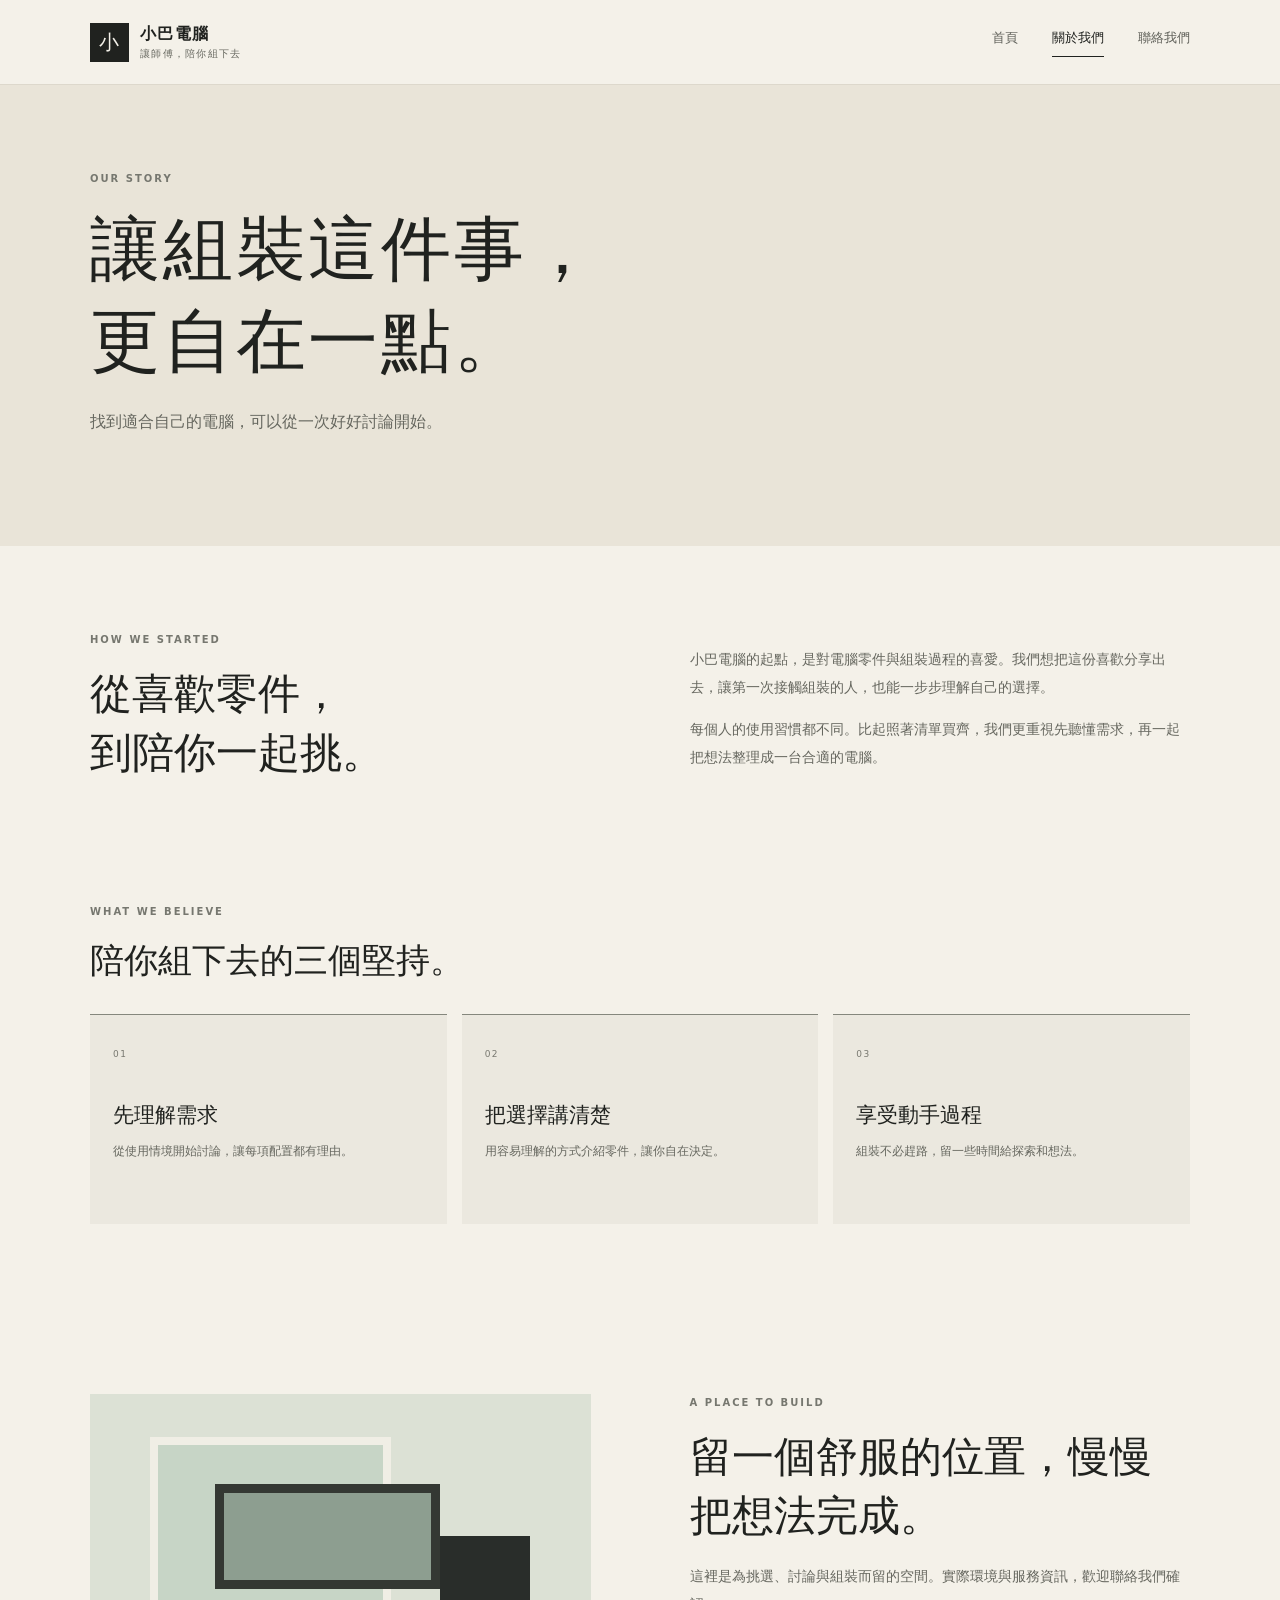
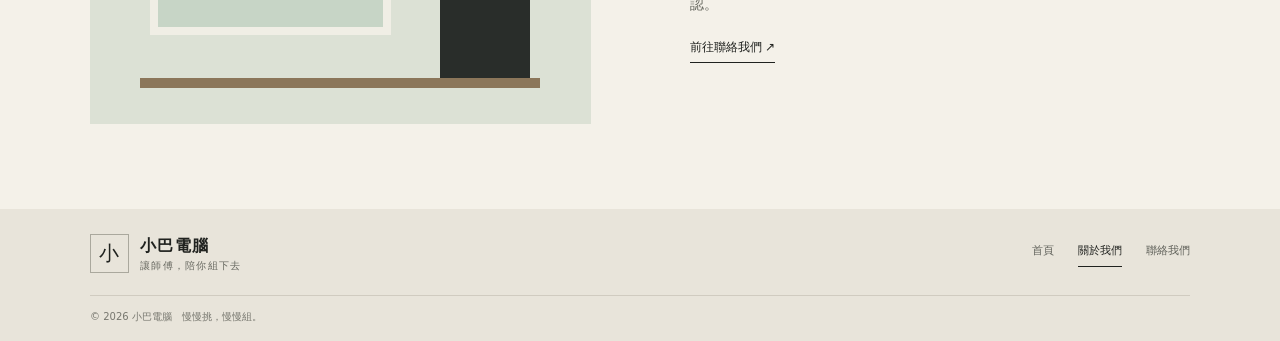
<file: pages/about.html>
<!doctype html><html lang="zh-Hant"><head><meta charset="utf-8"><meta name="viewport" content="width=device-width,initial-scale=1"><meta name="description" content="認識小巴電腦的故事與理念。"><title>關於我們｜小巴電腦</title><link rel="stylesheet" href="assets/css/site.css"><script src="assets/js/site.js" defer></script></head><body><a class="skip" href="#main">跳至主要內容</a><header><div class="wrap navrow"><a class="brand" href="index.html"><b>小</b><span>小巴電腦<small>讓師傅，陪你組下去</small></span></a><button class="toggle" aria-expanded="false" aria-controls="nav" aria-label="切換選單">☰</button><nav id="nav"><a href="index.html">首頁</a><a href="about.html" aria-current="page">關於我們</a><a href="contact.html">聯絡我們</a></nav></div></header><main id="main"><section class="pagehero"><div class="wrap"><p class="eyebrow">OUR STORY</p><h1>讓組裝這件事，<br>更自在一點。</h1><p class="lead">找到適合自己的電腦，可以從一次好好討論開始。</p></div></section><section class="section"><div class="wrap split"><div><p class="eyebrow">HOW WE STARTED</p><h2>從喜歡零件，<br>到陪你一起挑。</h2></div><div class="prose"><p>小巴電腦的起點，是對電腦零件與組裝過程的喜愛。我們想把這份喜歡分享出去，讓第一次接觸組裝的人，也能一步步理解自己的選擇。</p><p>每個人的使用習慣都不同。比起照著清單買齊，我們更重視先聽懂需求，再一起把想法整理成一台合適的電腦。</p></div></div></section><section class="section features"><div class="wrap"><p class="eyebrow">WHAT WE BELIEVE</p><h2>陪你組下去的三個堅持。</h2><div class="cards values"><article><em>01</em><h3>先理解需求</h3><p>從使用情境開始討論，讓每項配置都有理由。</p></article><article><em>02</em><h3>把選擇講清楚</h3><p>用容易理解的方式介紹零件，讓你自在決定。</p></article><article><em>03</em><h3>享受動手過程</h3><p>組裝不必趕路，留一些時間給探索和想法。</p></article></div></div></section><section class="section"><div class="wrap split"><div class="studio" role="img" aria-label="桌面與電腦組成的工作空間插畫"><i></i><b></b><span></span></div><div><p class="eyebrow">A PLACE TO BUILD</p><h2>留一個舒服的位置，慢慢把想法完成。</h2><p class="prose">這裡是為挑選、討論與組裝而留的空間。實際環境與服務資訊，歡迎聯絡我們確認。</p><a class="textlink" href="contact.html">前往聯絡我們 ↗</a></div></div></section></main><footer><div class="wrap footrow"><a class="brand" href="index.html"><b>小</b><span>小巴電腦<small>讓師傅，陪你組下去</small></span></a><nav><a href="index.html">首頁</a><a href="about.html" aria-current="page">關於我們</a><a href="contact.html">聯絡我們</a></nav></div><div class="wrap copyright">© <span data-year>2026</span> 小巴電腦　慢慢挑，慢慢組。</div></footer></body></html>
</file>
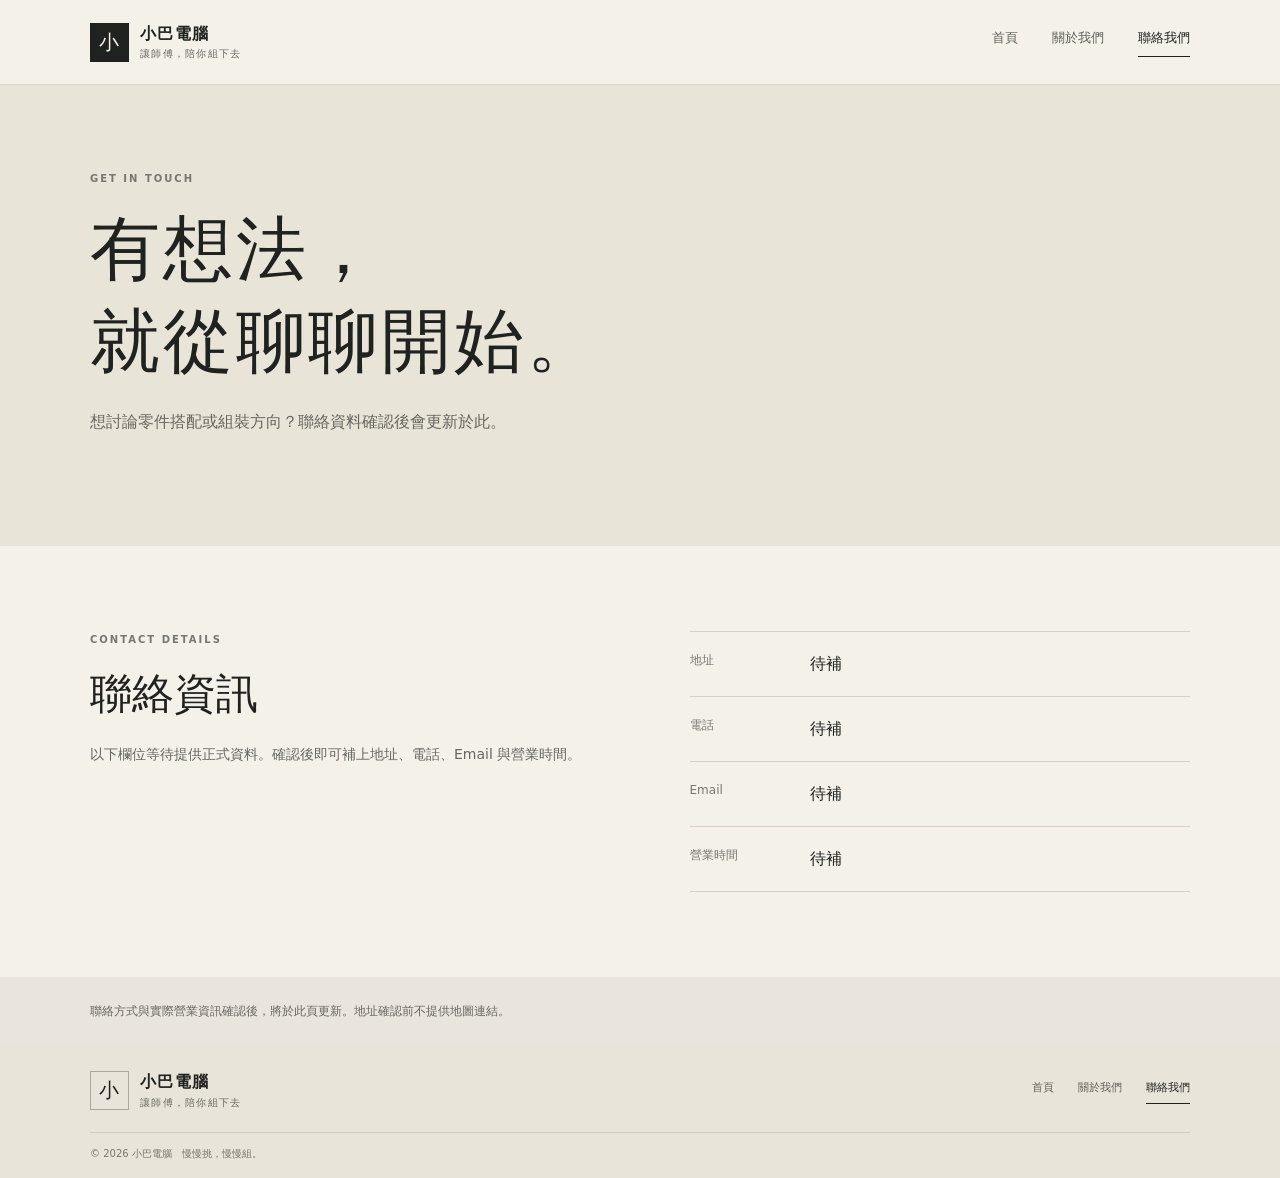
<file: pages/contact.html>
<!doctype html><html lang="zh-Hant"><head><meta charset="utf-8"><meta name="viewport" content="width=device-width,initial-scale=1"><meta name="description" content="聯絡小巴電腦。"><title>聯絡我們｜小巴電腦</title><link rel="stylesheet" href="assets/css/site.css"><script src="assets/js/site.js" defer></script></head><body><a class="skip" href="#main">跳至主要內容</a><header><div class="wrap navrow"><a class="brand" href="index.html"><b>小</b><span>小巴電腦<small>讓師傅，陪你組下去</small></span></a><button class="toggle" aria-expanded="false" aria-controls="nav" aria-label="切換選單">☰</button><nav id="nav"><a href="index.html">首頁</a><a href="about.html">關於我們</a><a href="contact.html" aria-current="page">聯絡我們</a></nav></div></header><main id="main"><section class="pagehero"><div class="wrap"><p class="eyebrow">GET IN TOUCH</p><h1>有想法，<br>就從聊聊開始。</h1><p class="lead">想討論零件搭配或組裝方向？聯絡資料確認後會更新於此。</p></div></section><section class="section"><div class="wrap split"><div><p class="eyebrow">CONTACT DETAILS</p><h2>聯絡資訊</h2><p class="prose">以下欄位等待提供正式資料。確認後即可補上地址、電話、Email 與營業時間。</p></div><dl class="details"><div><dt>地址</dt><dd>待補</dd></div><div><dt>電話</dt><dd>待補</dd></div><div><dt>Email</dt><dd>待補</dd></div><div><dt>營業時間</dt><dd>待補</dd></div></dl></div></section><aside class="notice"><div class="wrap">聯絡方式與實際營業資訊確認後，將於此頁更新。地址確認前不提供地圖連結。</div></aside></main><footer><div class="wrap footrow"><a class="brand" href="index.html"><b>小</b><span>小巴電腦<small>讓師傅，陪你組下去</small></span></a><nav><a href="index.html">首頁</a><a href="about.html">關於我們</a><a href="contact.html" aria-current="page">聯絡我們</a></nav></div><div class="wrap copyright">© <span data-year>2026</span> 小巴電腦　慢慢挑，慢慢組。</div></footer></body></html>
</file>
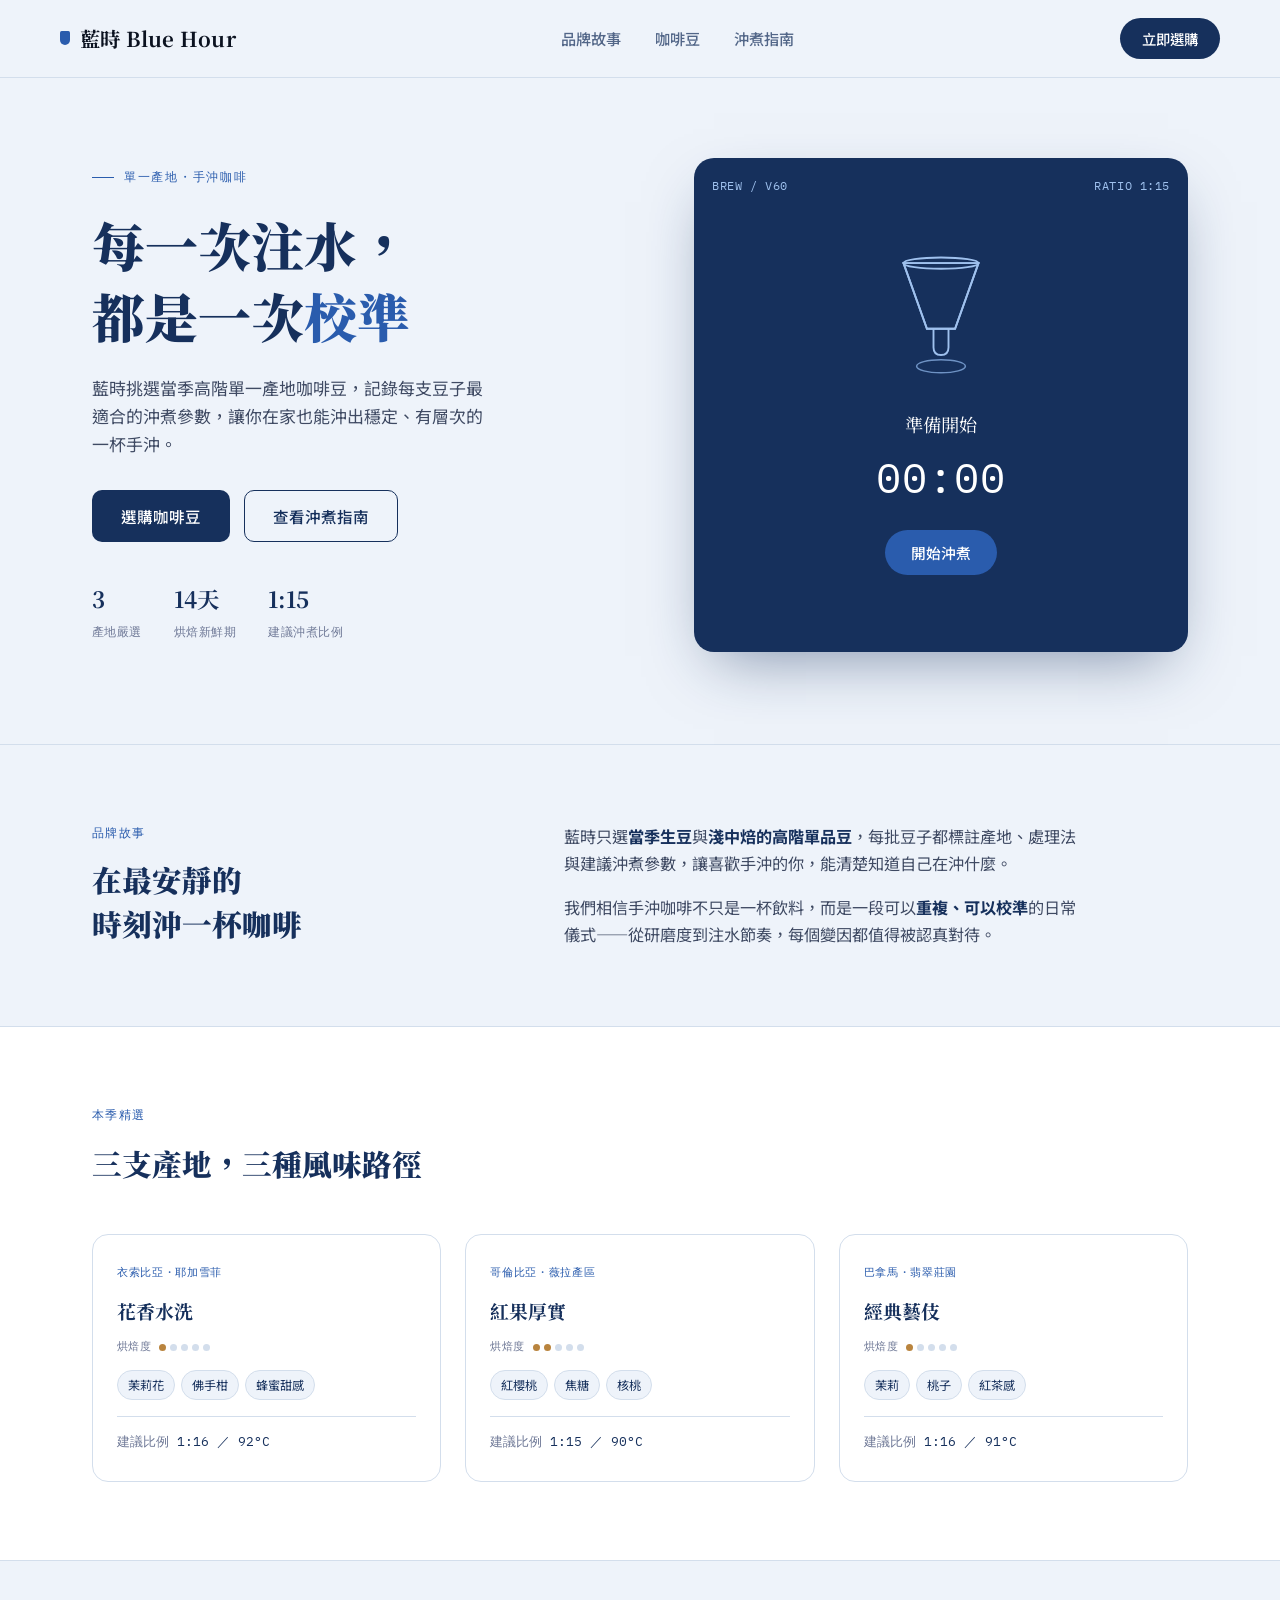
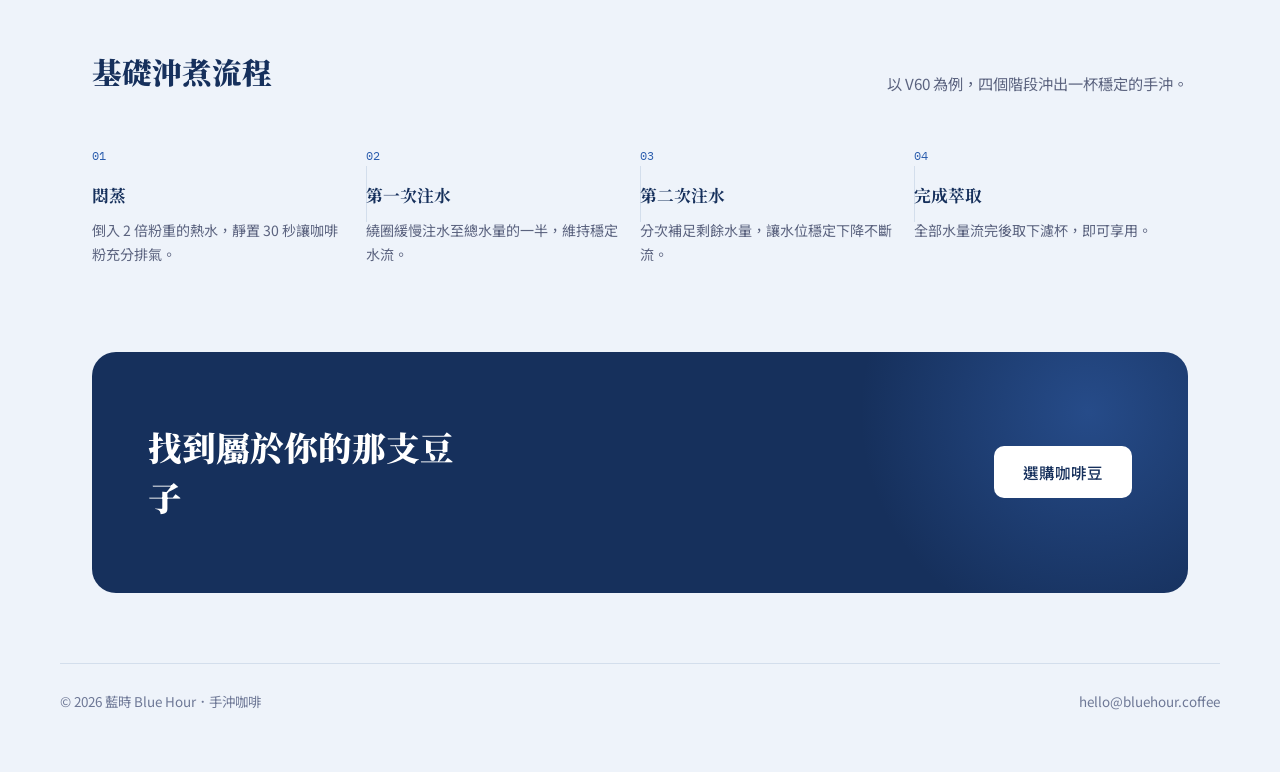
<file: w1/claude.html>
<!DOCTYPE html>
<html lang="zh-Hant">
<head>
<meta charset="UTF-8">
<meta name="viewport" content="width=device-width, initial-scale=1.0">
<title>藍時 Blue Hour｜手沖咖啡</title>
<link rel="preconnect" href="https://fonts.googleapis.com">
<link rel="preconnect" href="https://fonts.gstatic.com" crossorigin>
<link href="https://fonts.googleapis.com/css2?family=Noto+Serif+TC:wght@500;700;900&family=Noto+Sans+TC:wght@400;500;700&family=IBM+Plex+Mono:wght@400;500&display=swap" rel="stylesheet">
<style>
  :root{
    --ink: #0B1220;
    --deep: #16305C;
    --blue: #2A5CAD;
    --blue-bright: #3E74CC;
    --paper: #EEF3FA;
    --mist: #D3DEEC;
    --white: #FFFFFF;
    --roast: #B9843E;

    --display: 'Noto Serif TC', serif;
    --body: 'Noto Sans TC', sans-serif;
    --mono: 'IBM Plex Mono', monospace;
  }

  *{ box-sizing:border-box; margin:0; padding:0; }
  html{ scroll-behavior:smooth; }
  body{
    background: var(--paper);
    color: var(--ink);
    font-family: var(--body);
    line-height:1.65;
    -webkit-font-smoothing:antialiased;
  }
  a{ color:inherit; text-decoration:none; }
  ul{ list-style:none; }
  button{ font-family:inherit; cursor:pointer; }
  :focus-visible{ outline:2px solid var(--blue); outline-offset:3px; border-radius:4px; }

  .wrap{ max-width:1160px; margin:0 auto; padding:0 32px; }

  /* NAV */
  header.site{
    position:sticky; top:0; z-index:50;
    background: rgba(238,243,250,0.88);
    backdrop-filter: blur(10px);
    border-bottom:1px solid var(--mist);
  }
  .nav{ display:flex; align-items:center; justify-content:space-between; padding:18px 0; }
  .logo{ font-family:var(--display); font-weight:700; font-size:1.28rem; letter-spacing:0.02em; display:flex; align-items:center; gap:10px; }
  .logo .mark{ width:10px; height:14px; background:var(--blue); border-radius:2px 2px 6px 6px; }
  .nav-links{ display:flex; gap:34px; font-size:0.95rem; font-weight:500; color:var(--deep); }
  .nav-links a{ opacity:0.72; transition:opacity .15s ease; }
  .nav-links a:hover{ opacity:1; }
  .nav-cta{
    background:var(--deep); color:var(--white);
    padding:10px 22px; border-radius:999px; font-size:0.9rem; font-weight:500;
    border:none; transition:background .15s ease, transform .15s ease;
  }
  .nav-cta:hover{ background:var(--blue); transform:translateY(-1px); }

  /* HERO */
  .hero{ padding:80px 0 92px; }
  .hero-grid{ display:grid; grid-template-columns:1.05fr 0.95fr; gap:56px; align-items:center; }
  .eyebrow{
    font-family:var(--mono); font-size:0.76rem; letter-spacing:0.14em; text-transform:uppercase;
    color:var(--blue); display:flex; align-items:center; gap:10px; margin-bottom:22px;
  }
  .eyebrow::before{ content:""; width:22px; height:1px; background:var(--blue); }
  .hero h1{
    font-family:var(--display); font-weight:900; font-size:clamp(2.1rem,4.2vw,3.3rem);
    line-height:1.35; color:var(--deep); margin-bottom:22px;
  }
  .hero h1 em{ font-style:normal; color:var(--blue); }
  .hero p.lede{ font-size:1.06rem; color:#3F4A63; max-width:44ch; margin-bottom:32px; }
  .hero-actions{ display:flex; gap:14px; flex-wrap:wrap; margin-bottom:38px; }
  .btn-primary, .btn-ghost{
    padding:14px 28px; border-radius:10px; font-size:0.97rem; font-weight:500;
    border:1px solid transparent; transition:all .15s ease; display:inline-flex; align-items:center; gap:8px;
  }
  .btn-primary{ background:var(--deep); color:var(--white); }
  .btn-primary:hover{ background:var(--blue); transform:translateY(-1px); }
  .btn-ghost{ background:transparent; border-color:var(--deep); color:var(--deep); }
  .btn-ghost:hover{ background:var(--deep); color:var(--white); }

  .hero-stats{ display:flex; gap:32px; font-family:var(--mono); }
  .hero-stats div strong{ display:block; font-size:1.4rem; font-family:var(--display); color:var(--deep); }
  .hero-stats div span{ font-size:0.74rem; color:#6E7896; letter-spacing:0.04em; }

  /* SIGNATURE: brew timer */
  .brewer{
    position:relative; background:var(--deep); border-radius:20px;
    aspect-ratio:1/1; overflow:hidden;
    box-shadow:0 24px 60px -20px rgba(22,48,92,0.5);
    display:flex; flex-direction:column; align-items:center; justify-content:center;
    padding: 26px;
  }
  .brewer-hud{
    position:absolute; top:18px; left:18px; right:18px;
    display:flex; justify-content:space-between;
    font-family:var(--mono); font-size:0.72rem; color:#9FC1EE; letter-spacing:0.05em;
  }
  .brewer-stage{
    font-family:var(--display); color:var(--white); font-size:1.15rem;
    margin-top: 6px; margin-bottom: 4px; text-align:center; min-height: 1.6em;
  }
  .brewer-time{
    font-family:var(--mono); font-size:2.6rem; color:var(--white); letter-spacing:0.02em; margin-bottom:18px;
  }
  .dripper-svg{ width:150px; margin-bottom: 18px; }
  .brewer-btn{
    background:var(--blue); color:var(--white); border:none;
    padding:12px 26px; border-radius:999px; font-size:0.92rem; font-weight:500;
    transition:background .15s ease;
  }
  .brewer-btn:hover{ background:var(--blue-bright); }
  .brewer-btn:disabled{ opacity:0.55; cursor:default; }

  /* STORY */
  .story{ padding:78px 0; border-top:1px solid var(--mist); }
  .story-grid{ display:grid; grid-template-columns:0.8fr 1.2fr; gap:56px; }
  .section-label{
    font-family:var(--mono); font-size:0.76rem; letter-spacing:0.12em; text-transform:uppercase;
    color:var(--blue); margin-bottom:14px;
  }
  .story h2{ font-family:var(--display); font-weight:900; font-size:1.85rem; color:var(--deep); line-height:1.5; }
  .story-body p{ font-size:1.01rem; color:#3F4A63; margin-bottom:18px; max-width:58ch; }
  .story-body p:last-child{ margin-bottom:0; }
  .story-body strong{ color:var(--deep); }

  /* BEANS */
  .beans{ padding:78px 0; background:var(--white); border-top:1px solid var(--mist); border-bottom:1px solid var(--mist); }
  .beans-head{ max-width:640px; margin-bottom:46px; }
  .beans-head h2{ font-family:var(--display); font-weight:900; font-size:1.85rem; color:var(--deep); margin-top:10px; }
  .bean-cards{ display:grid; grid-template-columns:repeat(3,1fr); gap:24px; }
  .b-card{
    border:1px solid var(--mist); border-radius:16px; padding:28px 24px;
    transition:border-color .15s ease, transform .15s ease;
  }
  .b-card:hover{ border-color:var(--blue-bright); transform:translateY(-3px); }
  .b-card .origin{ font-family:var(--mono); font-size:0.7rem; color:var(--blue); letter-spacing:0.06em; margin-bottom:14px; }
  .b-card h3{ font-family:var(--display); font-weight:700; font-size:1.18rem; color:var(--deep); margin-bottom:12px; }
  .roast-bar{ display:flex; align-items:center; gap:8px; margin-bottom:14px; }
  .roast-bar .label{ font-family:var(--mono); font-size:0.68rem; color:#6E7896; letter-spacing:0.04em; }
  .roast-dots{ display:flex; gap:4px; }
  .roast-dots span{ width:7px; height:7px; border-radius:50%; background:var(--mist); }
  .roast-dots span.on{ background:var(--roast); }
  .flavor-tags{ display:flex; flex-wrap:wrap; gap:6px; margin-bottom:16px; }
  .flavor-tags span{
    font-size:0.76rem; padding:4px 10px; border-radius:999px;
    background:var(--paper); color:var(--deep); border:1px solid var(--mist);
  }
  .b-card .ratio{ font-family:var(--mono); font-size:0.82rem; color:var(--deep); border-top:1px solid var(--mist); padding-top:14px; }
  .b-card .ratio span{ color:#6E7896; }

  /* GUIDE */
  .guide{ padding:86px 0; }
  .guide-head{ display:flex; justify-content:space-between; align-items:flex-end; margin-bottom:50px; gap:24px; flex-wrap:wrap; }
  .guide-head h2{ font-family:var(--display); font-weight:900; font-size:1.85rem; color:var(--deep); }
  .guide-head p{ max-width:38ch; color:#5B637F; font-size:0.95rem; }
  .steps{ display:grid; grid-template-columns:repeat(4,1fr); position:relative; }
  .step{ position:relative; padding:0 22px 0 0; }
  .step:not(:last-child)::after{
    content:""; position:absolute; top:20px; right:-1px; width:1px; height:56px; background:var(--mist);
  }
  .step .num{ font-family:var(--mono); font-size:0.76rem; color:var(--blue); margin-bottom:16px; display:block; }
  .step h3{ font-family:var(--display); font-weight:700; font-size:1.05rem; color:var(--deep); margin-bottom:10px; }
  .step p{ font-size:0.88rem; color:#5B637F; }

  /* CTA */
  .cta{
    background:var(--deep); color:var(--white); border-radius:24px; margin:0 32px 32px;
    padding:70px 56px; position:relative; overflow:hidden;
  }
  .cta::before{
    content:""; position:absolute; width:460px; height:460px;
    background:radial-gradient(circle, rgba(62,116,204,0.4), transparent 70%);
    top:-170px; right:-130px; border-radius:50%;
  }
  .cta-inner{ position:relative; z-index:2; display:flex; justify-content:space-between; align-items:center; gap:40px; flex-wrap:wrap; }
  .cta h2{ font-family:var(--display); font-weight:900; font-size:clamp(1.5rem,2.8vw,2.1rem); max-width:16ch; line-height:1.5; }
  .cta .btn-primary{ background:var(--white); color:var(--deep); white-space:nowrap; }
  .cta .btn-primary:hover{ background:var(--paper); }

  footer.site{ padding:38px 32px 60px; }
  .footer-grid{
    max-width:1160px; margin:0 auto; display:flex; justify-content:space-between; align-items:center;
    flex-wrap:wrap; gap:16px; font-size:0.84rem; color:#6E7896; border-top:1px solid var(--mist); padding-top:26px;
  }

  @media (prefers-reduced-motion:reduce){ *{ animation-duration:0.001ms !important; transition-duration:0.001ms !important; } }

  @media (max-width:880px){
    .hero-grid{ grid-template-columns:1fr; }
    .brewer{ order:-1; max-width:400px; margin:0 auto 8px; }
    .story-grid{ grid-template-columns:1fr; gap:28px; }
    .bean-cards{ grid-template-columns:1fr; }
    .steps{ grid-template-columns:1fr 1fr; row-gap:32px; }
    .step:nth-child(2)::after{ display:none; }
    .nav-links{ display:none; }
    .cta{ margin:0 16px 16px; padding:46px 28px; }
    .cta-inner{ flex-direction:column; align-items:flex-start; }
  }
  @media (max-width:520px){
    .wrap{ padding:0 20px; }
    .steps{ grid-template-columns:1fr; }
    .step:not(:last-child)::after{ display:none; }
    .hero-stats{ gap:20px; }
  }
</style>
</head>
<body>

<header class="site">
  <nav class="wrap nav">
    <div class="logo"><span class="mark"></span>藍時 Blue Hour</div>
    <ul class="nav-links">
      <li><a href="#story">品牌故事</a></li>
      <li><a href="#beans">咖啡豆</a></li>
      <li><a href="#guide">沖煮指南</a></li>
    </ul>
    <button class="nav-cta">立即選購</button>
  </nav>
</header>

<section class="hero">
  <div class="wrap hero-grid">
    <div>
      <div class="eyebrow">單一產地・手沖咖啡</div>
      <h1>每一次注水，<br>都是一次<em>校準</em></h1>
      <p class="lede">藍時挑選當季高階單一產地咖啡豆，記錄每支豆子最適合的沖煮參數，讓你在家也能沖出穩定、有層次的一杯手沖。</p>
      <div class="hero-actions">
        <button class="btn-primary">選購咖啡豆</button>
        <button class="btn-ghost">查看沖煮指南</button>
      </div>
      <div class="hero-stats">
        <div><strong>3</strong><span>產地嚴選</span></div>
        <div><strong>14天</strong><span>烘焙新鮮期</span></div>
        <div><strong>1:15</strong><span>建議沖煮比例</span></div>
      </div>
    </div>

    <div class="brewer">
      <div class="brewer-hud">
        <span>BREW / V60</span>
        <span id="ratioTag">RATIO 1:15</span>
      </div>
      <svg class="dripper-svg" id="dripperSvg" viewBox="0 0 160 160" xmlns="http://www.w3.org/2000/svg">
        <path d="M40 30 L120 30 L95 100 L65 100 Z" fill="none" stroke="#9FC1EE" stroke-width="2"/>
        <rect id="waterLevel" x="65" y="98" width="30" height="0" fill="#3E74CC" opacity="0.85"/>
        <path d="M40 30 L120 30 L95 100 L65 100 Z" fill="none" stroke="#9FC1EE" stroke-width="2"/>
        <ellipse cx="80" cy="30" rx="40" ry="6" fill="none" stroke="#9FC1EE" stroke-width="2"/>
        <path d="M72 100 L72 120 Q72 128 80 128 Q88 128 88 120 L88 100" fill="none" stroke="#9FC1EE" stroke-width="2"/>
        <ellipse cx="80" cy="140" rx="26" ry="7" fill="none" stroke="#6E92C4" stroke-width="1.6"/>
        <line id="pourLine" x1="80" y1="8" x2="80" y2="30" stroke="#3E74CC" stroke-width="3" opacity="0"/>
      </svg>
      <div class="brewer-stage" id="stageLabel">準備開始</div>
      <div class="brewer-time" id="timeLabel">00:00</div>
      <button class="brewer-btn" id="brewBtn">開始沖煮</button>
    </div>
  </div>
</section>

<section class="story" id="story">
  <div class="wrap story-grid">
    <div>
      <div class="section-label">品牌故事</div>
      <h2>在最安靜的<br>時刻沖一杯咖啡</h2>
    </div>
    <div class="story-body">
      <p>藍時只選<strong>當季生豆</strong>與<strong>淺中焙的高階單品豆</strong>，每批豆子都標註產地、處理法與建議沖煮參數，讓喜歡手沖的你，能清楚知道自己在沖什麼。</p>
      <p>我們相信手沖咖啡不只是一杯飲料，而是一段可以<strong>重複、可以校準</strong>的日常儀式——從研磨度到注水節奏，每個變因都值得被認真對待。</p>
    </div>
  </div>
</section>

<section class="beans" id="beans">
  <div class="wrap">
    <div class="beans-head">
      <div class="section-label">本季精選</div>
      <h2>三支產地，三種風味路徑</h2>
    </div>
    <div class="bean-cards">
      <div class="b-card">
        <div class="origin">衣索比亞・耶加雪菲</div>
        <h3>花香水洗</h3>
        <div class="roast-bar">
          <span class="label">烘焙度</span>
          <div class="roast-dots"><span class="on"></span><span></span><span></span><span></span><span></span></div>
        </div>
        <div class="flavor-tags"><span>茉莉花</span><span>佛手柑</span><span>蜂蜜甜感</span></div>
        <div class="ratio"><span>建議比例</span> 1:16 ／ 92°C</div>
      </div>
      <div class="b-card">
        <div class="origin">哥倫比亞・薇拉產區</div>
        <h3>紅果厚實</h3>
        <div class="roast-bar">
          <span class="label">烘焙度</span>
          <div class="roast-dots"><span class="on"></span><span class="on"></span><span></span><span></span><span></span></div>
        </div>
        <div class="flavor-tags"><span>紅櫻桃</span><span>焦糖</span><span>核桃</span></div>
        <div class="ratio"><span>建議比例</span> 1:15 ／ 90°C</div>
      </div>
      <div class="b-card">
        <div class="origin">巴拿馬・翡翠莊園</div>
        <h3>經典藝伎</h3>
        <div class="roast-bar">
          <span class="label">烘焙度</span>
          <div class="roast-dots"><span class="on"></span><span></span><span></span><span></span><span></span></div>
        </div>
        <div class="flavor-tags"><span>茉莉</span><span>桃子</span><span>紅茶感</span></div>
        <div class="ratio"><span>建議比例</span> 1:16 ／ 91°C</div>
      </div>
    </div>
  </div>
</section>

<section class="guide" id="guide">
  <div class="wrap">
    <div class="guide-head">
      <h2>基礎沖煮流程</h2>
      <p>以 V60 為例，四個階段沖出一杯穩定的手沖。</p>
    </div>
    <div class="steps">
      <div class="step">
        <span class="num">01</span>
        <h3>悶蒸</h3>
        <p>倒入 2 倍粉重的熱水，靜置 30 秒讓咖啡粉充分排氣。</p>
      </div>
      <div class="step">
        <span class="num">02</span>
        <h3>第一次注水</h3>
        <p>繞圈緩慢注水至總水量的一半，維持穩定水流。</p>
      </div>
      <div class="step">
        <span class="num">03</span>
        <h3>第二次注水</h3>
        <p>分次補足剩餘水量，讓水位穩定下降不斷流。</p>
      </div>
      <div class="step">
        <span class="num">04</span>
        <h3>完成萃取</h3>
        <p>全部水量流完後取下濾杯，即可享用。</p>
      </div>
    </div>
  </div>
</section>

<div class="wrap" style="padding:0;">
  <div class="cta">
    <div class="cta-inner">
      <h2>找到屬於你的那支豆子</h2>
      <button class="btn-primary">選購咖啡豆</button>
    </div>
  </div>
</div>

<footer class="site">
  <div class="footer-grid">
    <div>© 2026 藍時 Blue Hour．手沖咖啡</div>
    <div>hello@bluehour.coffee</div>
  </div>
</footer>

<script>
  (function(){
    const btn = document.getElementById('brewBtn');
    const stageLabel = document.getElementById('stageLabel');
    const timeLabel = document.getElementById('timeLabel');
    const waterLevel = document.getElementById('waterLevel');
    const pourLine = document.getElementById('pourLine');

    const stages = [
      { name:'悶蒸中', dur:30, water:8 },
      { name:'第一次注水', dur:60, water:38 },
      { name:'第二次注水', dur:60, water:75 },
      { name:'萃取完成', dur:0, water:75 }
    ];

    let running = false;
    let stageIndex = 0;
    let elapsed = 0;
    let totalElapsed = 0;
    let timer = null;

    function fmt(s){
      const m = Math.floor(s/60).toString().padStart(2,'0');
      const sec = Math.floor(s%60).toString().padStart(2,'0');
      return m+':'+sec;
    }

    function tick(){
      totalElapsed += 1;
      elapsed += 1;
      timeLabel.textContent = fmt(totalElapsed);

      const stage = stages[stageIndex];
      const progress = stage.dur ? Math.min(elapsed/stage.dur, 1) : 1;
      const prevWater = stageIndex === 0 ? 0 : stages[stageIndex-1].water;
      const currentWater = prevWater + (stage.water - prevWater) * progress;
      waterLevel.setAttribute('y', 98 - currentWater*0.55);
      waterLevel.setAttribute('height', currentWater*0.55);

      pourLine.style.opacity = (stageIndex === 1 || stageIndex === 2) ? '0.9' : '0';

      if(stage.dur && elapsed >= stage.dur){
        stageIndex += 1;
        elapsed = 0;
        if(stageIndex >= stages.length - 1){
          stageLabel.textContent = stages[stages.length-1].name;
          pourLine.style.opacity = '0';
          clearInterval(timer);
          running = false;
          btn.disabled = false;
          btn.textContent = '再沖一次';
          return;
        }
        stageLabel.textContent = stages[stageIndex].name;
      }
    }

    btn.addEventListener('click', () => {
      if(running) return;
      running = true;
      stageIndex = 0;
      elapsed = 0;
      totalElapsed = 0;
      waterLevel.setAttribute('y', 98);
      waterLevel.setAttribute('height', 0);
      stageLabel.textContent = stages[0].name;
      timeLabel.textContent = '00:00';
      btn.disabled = true;
      btn.textContent = '沖煮中…';
      timer = setInterval(tick, 1000);
    });
  })();
</script>

</body>
</html>
</file>
<file: pages/assets/css/site.css>
﻿@charset "UTF-8";:root{--paper:#f4f1e9;--deep:#e9e4d8;--ink:#20221f;--muted:#66675f;--line:#d5d0c4;--green:#c7d7c5;--warm:#d6a47b;--serif:Georgia,"Noto Serif TC",serif;--sans:system-ui,-apple-system,"Segoe UI","Noto Sans TC","Microsoft JhengHei",sans-serif}*{box-sizing:border-box}body{margin:0;background:var(--paper);color:var(--ink);font:16px/1.75 var(--sans)}a{color:inherit;text-decoration:none}.wrap{width:min(1100px,calc(100% - 56px));margin:auto}.skip{position:absolute;top:-50px;left:10px;background:#20221f;color:white;padding:8px;z-index:5}.skip:focus{top:10px}header{position:relative;border-bottom:1px solid #ddd8cc}.navrow,.footrow{height:84px;display:flex;align-items:center;justify-content:space-between}.brand{display:flex;align-items:center;gap:11px;font-size:16px;font-weight:700;letter-spacing:.08em;line-height:1.3}.brand b{display:grid;place-items:center;width:39px;height:39px;background:var(--ink);color:var(--paper);font:20px var(--serif)}.brand small{display:block;color:var(--muted);font-size:10px;font-weight:400;margin-top:3px}.navrow nav,.footrow nav{display:flex;gap:34px}.navrow nav a,.footrow nav a{font-size:13px;color:#5f6059}.navrow nav a[aria-current],.footrow nav a[aria-current]{color:var(--ink);border-bottom:1px solid;padding-bottom:6px}.toggle{display:none}.hero{padding:55px 0 75px}.hero-grid{display:grid;grid-template-columns:1fr 1fr;gap:7%;align-items:center}.eyebrow{font-size:10px;letter-spacing:.2em;font-weight:700;color:#76776f;margin:0 0 16px}.hero h1,.pagehero h1{font:500 clamp(42px,5.5vw,70px)/1.32 var(--serif);letter-spacing:.04em;margin:0}.lead{color:var(--muted);max-width:540px;margin:20px 0}.actions{display:flex;gap:12px;margin:28px 0}.button{display:inline-block;padding:12px 20px;border:1px solid #aaa89d;font-size:12px}.button.dark{background:var(--ink);color:var(--paper);border-color:var(--ink)}.note{font-size:11px;color:#77776f;margin-top:33px}.hero-art{height:420px;background:#e7e4d9;position:relative;overflow:hidden}.sun{position:absolute;right:17%;top:12%;width:190px;height:190px;border-radius:50%;background:var(--warm)}.board{position:absolute;left:12%;top:20%;width:42%;height:55%;background:#cbd4c5;border:1px solid #737a6d;transform:rotate(-9deg)}.board:after{content:"";position:absolute;inset:32% 34%;background:#393d38}.tower{position:absolute;right:15%;bottom:10%;height:62%;width:30%;background:#292d2a;border:9px solid #292d2a;display:flex;align-items:center;justify-content:space-around}.tower b{width:23%;aspect-ratio:1;border:4px solid #657466;border-radius:50%;background:#c2cebf}.hero-art>span{position:absolute;bottom:4%;left:8%;font-size:9px;letter-spacing:.2em}.section{padding:85px 0}.intro,.split{display:grid;grid-template-columns:1fr 2fr;gap:9%;border-top:1px solid var(--line);padding-top:26px}.split{grid-template-columns:1fr 1fr;border:0;padding:0}.section h2{font:500 clamp(29px,3.4vw,42px)/1.4 var(--serif);margin:0 0 16px}.intro p:not(.eyebrow),.prose{font-size:14px;line-height:2;color:var(--muted)}.features{padding-top:20px}.features h2{font-size:34px}.cards{display:grid;grid-template-columns:repeat(3,1fr);gap:15px;margin-top:30px}.cards article{min-height:280px;padding:23px;background:#ebe8df}.cards em{font-style:normal;font-size:9px;letter-spacing:.16em;color:#77776f}.cards h3{font:500 21px var(--serif);margin:10px 0}.cards p{font-size:12px;color:var(--muted)}.symbol{height:110px;position:relative}.symbol:before{content:"";position:absolute;top:20px;left:calc(50% - 36px);width:72px;height:72px;border:1px solid #657064;border-radius:50%}.parts:after{content:"";position:absolute;top:40px;left:calc(50% - 16px);width:32px;height:32px;background:#bfcbbc}.case:before{border-radius:0;width:55px;left:calc(50% - 27px);height:83px;background:#ccd5c8}.case:after{content:"";position:absolute;width:24px;height:24px;border:1px solid #657064;border-radius:50%;top:40px;left:calc(50% - 12px)}.space:before{border-radius:0;width:90px;height:50px;left:calc(50% - 45px);top:30px;background:#d4c9b8}.space:after{content:"";position:absolute;width:88px;height:5px;left:calc(50% - 44px);top:83px;background:#343833}.closing{background:var(--green);padding:45px 0}.close-row{display:flex;align-items:center;justify-content:space-between}.close-row h2{font:500 29px var(--serif)}footer{background:#e8e4da;padding:25px 0 15px}.footrow{height:auto;padding-bottom:22px}.footrow .brand b{background:none;color:var(--ink);border:1px solid #aaa89d}.footrow nav{gap:24px}.footrow nav a{font-size:11px}.copyright{border-top:1px solid #d0cbc0;padding-top:12px;color:#77776f;font-size:10px}.pagehero{padding:85px 0 90px;background:var(--deep)}.pagehero .lead{max-width:520px}.values article{min-height:210px;border-top:1px solid #85877d}.values h3{margin-top:35px}.studio{height:330px;background:#dce1d5;position:relative}.studio:before{content:"";position:absolute;left:12%;top:13%;width:45%;height:55%;background:#c7d5c6;border:8px solid #f0eee5}.studio i{position:absolute;left:25%;top:27%;width:45%;height:32%;border:9px solid #343833;background:#8d9e90}.studio b{position:absolute;right:12%;bottom:12%;height:45%;width:18%;background:#292d2a}.studio span{position:absolute;left:10%;bottom:11%;width:80%;height:10px;background:#8b765a}.textlink{display:inline-block;border-bottom:1px solid;padding-bottom:4px;font-size:12px}.details{margin:0}.details div{display:grid;grid-template-columns:120px 1fr;padding:18px 0;border-bottom:1px solid var(--line)}.details div:first-child{border-top:1px solid var(--line)}.details dt{font-size:12px;color:#77776f}.details dd{margin:0}.notice{padding:24px 0;background:#e9e5dc;color:var(--muted);font-size:12px}@media(max-width:720px){.wrap{width:calc(100% - 40px)}.navrow{height:72px}.toggle{display:block;background:none;border:1px solid var(--line);padding:7px 12px}.navrow nav{display:none;position:absolute;top:72px;left:0;right:0;z-index:3;background:var(--paper);padding:10px 20px;flex-direction:column;gap:0}.navrow nav.open{display:flex}.navrow nav a{padding:12px 0;border-bottom:1px solid var(--line)}.navrow nav a[aria-current]{border-bottom:1px solid var(--line)}.hero{padding:36px 0 48px}.hero-grid,.intro,.split{grid-template-columns:1fr;gap:28px}.hero-art{height:330px}.section{padding:65px 0}.features{padding-top:0}.cards{grid-template-columns:1fr}.cards article{min-height:240px}.close-row,.footrow{align-items:flex-start;flex-direction:column;gap:18px}.footrow nav{flex-wrap:wrap}.pagehero{padding:65px 0}.details div{grid-template-columns:90px 1fr}.studio{height:270px}}@media(prefers-reduced-motion:reduce){html{scroll-behavior:auto}}
</file>
